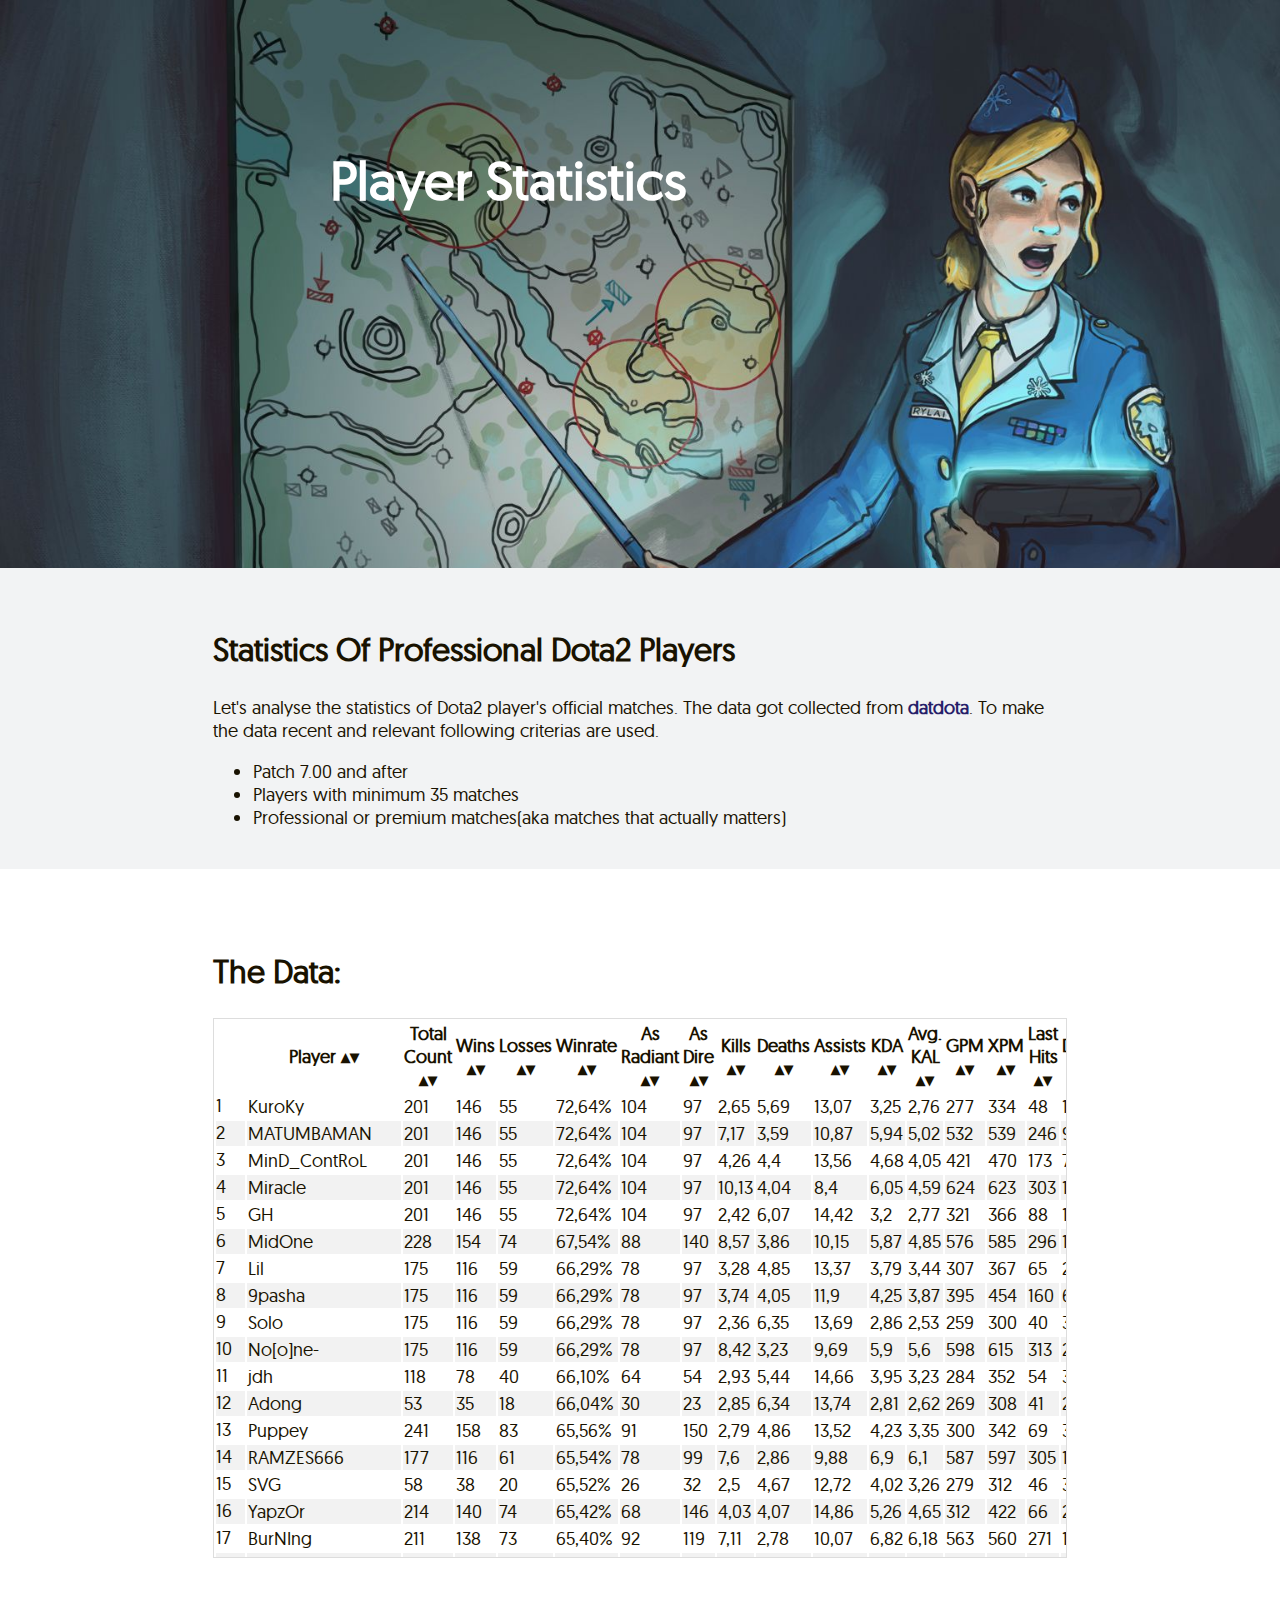
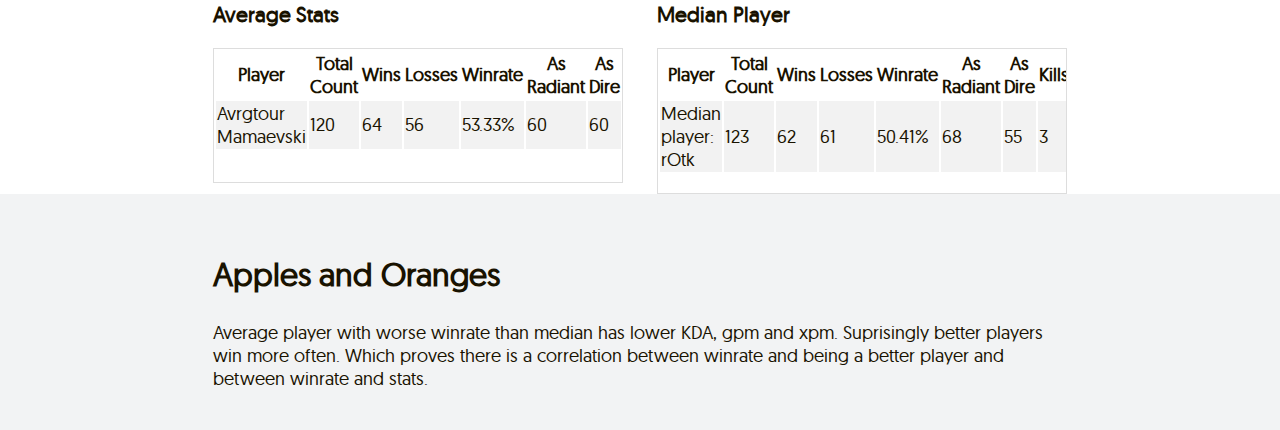
<file: index.html>
<!DOCTYPE html>

<html lang="en">
<head>
	<title>Player Statistics</title>
	<meta charset="UTF-8" />
	<link rel="stylesheet" type="text/css" href="webfiles/stylesheet.css" />
	<link href = "webfiles/icon.png" rel="icon" type="image/png">
	<script src="webfiles/sorttable.js"></script>
</head>
<body>
	<div class="banner">
		<h1>Player Statistics</h1>
	</div>

	<section class="content">
		<h2>Statistics Of Professional Dota2 Players</h2>
		<p>Let's analyse the statistics of Dota2 player's official matches. The data got collected from <a href="https://www.datdota.com/" target="_blank">datdota</a>. To make the data recent and relevant following criterias are used.
		</p>
		<ul>
			<li>Patch 7.00 and after</li>
			<li>Players with minimum 35 matches</li>
			<li>Professional or premium matches(aka matches that actually matters)</li>
		</ul>
	</section>
	<section class="c2">
		<h2>The Data: </h2>
		<div class="grid">
			<table class="sortable">
				<tr>
					<th>Player</th>
					<th>Total Count</th>
					<th>Wins</th>
					<th>Losses</th>
					<th>Winrate</th>
					<th>As Radiant</th>
					<th>As Dire</th>
					<th>Kills</th>
					<th>Deaths</th>
					<th>Assists</th>
					<th>KDA</th>
					<th>Avg. KAL</th>
					<th>GPM</th>
					<th>XPM</th>
					<th>Last Hits</th>
					<th>Denies</th>
					<th>LVL</th>
					<th>HD</th>
					<th>TD</th>
					<th>HH</th>
					<th>GS</th>
				</tr>
				<tr>
					<td>KuroKy</td>
					<td>201</td>
					<td>146</td>
					<td>55</td>
					<td>72,64%</td>
					<td>104</td>
					<td>97</td>
					<td>2,65</td>
					<td>5,69</td>
					<td>13,07</td>
					<td>3,25</td>
					<td>2,76</td>
					<td>277</td>
					<td>334</td>
					<td>48</td>
					<td>1</td>
					<td>16</td>
					<td>7574</td>
					<td>338</td>
					<td>1410</td>
					<td>8762</td>
				</tr>
				<tr>
					<td>MATUMBAMAN</td>
					<td>201</td>
					<td>146</td>
					<td>55</td>
					<td>72,64%</td>
					<td>104</td>
					<td>97</td>
					<td>7,17</td>
					<td>3,59</td>
					<td>10,87</td>
					<td>5,94</td>
					<td>5,02</td>
					<td>532</td>
					<td>539</td>
					<td>246</td>
					<td>9</td>
					<td>21</td>
					<td>21645</td>
					<td>4869</td>
					<td>2175</td>
					<td>18043</td>
				</tr>
				<tr>
					<td>MinD_ContRoL</td>
					<td>201</td>
					<td>146</td>
					<td>55</td>
					<td>72,64%</td>
					<td>104</td>
					<td>97</td>
					<td>4,26</td>
					<td>4,4</td>
					<td>13,56</td>
					<td>4,68</td>
					<td>4,05</td>
					<td>421</td>
					<td>470</td>
					<td>173</td>
					<td>7</td>
					<td>20</td>
					<td>15228</td>
					<td>1757</td>
					<td>1188</td>
					<td>14103</td>
				</tr>
				<tr>
					<td>Miracle</td>
					<td>201</td>
					<td>146</td>
					<td>55</td>
					<td>72,64%</td>
					<td>104</td>
					<td>97</td>
					<td>10,13</td>
					<td>4,04</td>
					<td>8,4</td>
					<td>6,05</td>
					<td>4,59</td>
					<td>624</td>
					<td>623</td>
					<td>303</td>
					<td>19</td>
					<td>22</td>
					<td>24398</td>
					<td>4378</td>
					<td>253</td>
					<td>21910</td>
				</tr>
				<tr>
					<td>GH</td>
					<td>201</td>
					<td>146</td>
					<td>55</td>
					<td>72,64%</td>
					<td>104</td>
					<td>97</td>
					<td>2,42</td>
					<td>6,07</td>
					<td>14,42</td>
					<td>3,2</td>
					<td>2,77</td>
					<td>321</td>
					<td>366</td>
					<td>88</td>
					<td>1</td>
					<td>17</td>
					<td>11252</td>
					<td>370</td>
					<td>2119</td>
					<td>10132</td>
				</tr>
				<tr>
					<td>MidOne</td>
					<td>228</td>
					<td>154</td>
					<td>74</td>
					<td>67,54%</td>
					<td>88</td>
					<td>140</td>
					<td>8,57</td>
					<td>3,86</td>
					<td>10,15</td>
					<td>5,87</td>
					<td>4,85</td>
					<td>576</td>
					<td>585</td>
					<td>296</td>
					<td>13</td>
					<td>22</td>
					<td>24280</td>
					<td>3577</td>
					<td>195</td>
					<td>19791</td>
				</tr>
				<tr>
					<td>Lil</td>
					<td>175</td>
					<td>116</td>
					<td>59</td>
					<td>66,29%</td>
					<td>78</td>
					<td>97</td>
					<td>3,28</td>
					<td>4,85</td>
					<td>13,37</td>
					<td>3,79</td>
					<td>3,44</td>
					<td>307</td>
					<td>367</td>
					<td>65</td>
					<td>2</td>
					<td>17</td>
					<td>8540</td>
					<td>531</td>
					<td>1616</td>
					<td>10324</td>
				</tr>
				<tr>
					<td>9pasha</td>
					<td>175</td>
					<td>116</td>
					<td>59</td>
					<td>66,29%</td>
					<td>78</td>
					<td>97</td>
					<td>3,74</td>
					<td>4,05</td>
					<td>11,9</td>
					<td>4,25</td>
					<td>3,87</td>
					<td>395</td>
					<td>454</td>
					<td>160</td>
					<td>6</td>
					<td>19</td>
					<td>11978</td>
					<td>1044</td>
					<td>1261</td>
					<td>13503</td>
				</tr>
				<tr>
					<td>Solo</td>
					<td>175</td>
					<td>116</td>
					<td>59</td>
					<td>66,29%</td>
					<td>78</td>
					<td>97</td>
					<td>2,36</td>
					<td>6,35</td>
					<td>13,69</td>
					<td>2,86</td>
					<td>2,53</td>
					<td>259</td>
					<td>300</td>
					<td>40</td>
					<td>3</td>
					<td>15</td>
					<td>7661</td>
					<td>454</td>
					<td>1696</td>
					<td>8998</td>
				</tr>
				<tr>
					<td>No[o]ne-</td>
					<td>175</td>
					<td>116</td>
					<td>59</td>
					<td>66,29%</td>
					<td>78</td>
					<td>97</td>
					<td>8,42</td>
					<td>3,23</td>
					<td>9,69</td>
					<td>5,9</td>
					<td>5,6</td>
					<td>598</td>
					<td>615</td>
					<td>313</td>
					<td>20</td>
					<td>22</td>
					<td>23456</td>
					<td>4521</td>
					<td>284</td>
					<td>20597</td>
				</tr>
				<tr>
					<td>jdh</td>
					<td>118</td>
					<td>78</td>
					<td>40</td>
					<td>66,10%</td>
					<td>64</td>
					<td>54</td>
					<td>2,93</td>
					<td>5,44</td>
					<td>14,66</td>
					<td>3,95</td>
					<td>3,23</td>
					<td>284</td>
					<td>352</td>
					<td>54</td>
					<td>3</td>
					<td>16</td>
					<td>8788</td>
					<td>625</td>
					<td>2451</td>
					<td>8873</td>
				</tr>
				<tr>
					<td>Adong </td>
					<td>53</td>
					<td>35</td>
					<td>18</td>
					<td>66,04%</td>
					<td>30</td>
					<td>23</td>
					<td>2,85</td>
					<td>6,34</td>
					<td>13,74</td>
					<td>2,81</td>
					<td>2,62</td>
					<td>269</td>
					<td>308</td>
					<td>41</td>
					<td>2</td>
					<td>16</td>
					<td>7551</td>
					<td>380</td>
					<td>736</td>
					<td>8551</td>
				</tr>
				<tr>
					<td>Puppey</td>
					<td>241</td>
					<td>158</td>
					<td>83</td>
					<td>65,56%</td>
					<td>91</td>
					<td>150</td>
					<td>2,79</td>
					<td>4,86</td>
					<td>13,52</td>
					<td>4,23</td>
					<td>3,35</td>
					<td>300</td>
					<td>342</td>
					<td>69</td>
					<td>3</td>
					<td>17</td>
					<td>8019</td>
					<td>325</td>
					<td>1227</td>
					<td>9646</td>
				</tr>
				<tr>
					<td>RAMZES666</td>
					<td>177</td>
					<td>116</td>
					<td>61</td>
					<td>65,54%</td>
					<td>78</td>
					<td>99</td>
					<td>7,6</td>
					<td>2,86</td>
					<td>9,88</td>
					<td>6,9</td>
					<td>6,1</td>
					<td>587</td>
					<td>597</td>
					<td>305</td>
					<td>16</td>
					<td>22</td>
					<td>19306</td>
					<td>4543</td>
					<td>813</td>
					<td>20382</td>
				</tr>
				<tr>
					<td>SVG</td>
					<td>58</td>
					<td>38</td>
					<td>20</td>
					<td>65,52%</td>
					<td>26</td>
					<td>32</td>
					<td>2,5</td>
					<td>4,67</td>
					<td>12,72</td>
					<td>4,02</td>
					<td>3,26</td>
					<td>279</td>
					<td>312</td>
					<td>46</td>
					<td>3</td>
					<td>16</td>
					<td>8375</td>
					<td>311</td>
					<td>1451</td>
					<td>8926</td>
				</tr>
				<tr>
					<td>YapzOr</td>
					<td>214</td>
					<td>140</td>
					<td>74</td>
					<td>65,42%</td>
					<td>68</td>
					<td>146</td>
					<td>4,03</td>
					<td>4,07</td>
					<td>14,86</td>
					<td>5,26</td>
					<td>4,65</td>
					<td>312</td>
					<td>422</td>
					<td>66</td>
					<td>2</td>
					<td>19</td>
					<td>12799</td>
					<td>171</td>
					<td>527</td>
					<td>10814</td>
				</tr>
				<tr>
					<td>BurNIng</td>
					<td>211</td>
					<td>138</td>
					<td>73</td>
					<td>65,40%</td>
					<td>92</td>
					<td>119</td>
					<td>7,11</td>
					<td>2,78</td>
					<td>10,07</td>
					<td>6,82</td>
					<td>6,18</td>
					<td>563</td>
					<td>560</td>
					<td>271</td>
					<td>17</td>
					<td>21</td>
					<td>18404</td>
					<td>5483</td>
					<td>1057</td>
					<td>19400</td>
				</tr>
				<tr>
					<td>Guvara</td>
					<td>104</td>
					<td>68</td>
					<td>36</td>
					<td>65,38%</td>
					<td>43</td>
					<td>61</td>
					<td>4,57</td>
					<td>3,96</td>
					<td>12,74</td>
					<td>4,98</td>
					<td>4,37</td>
					<td>404</td>
					<td>473</td>
					<td>146</td>
					<td>6</td>
					<td>19</td>
					<td>12007</td>
					<td>883</td>
					<td>630</td>
					<td>13133</td>
				</tr>
				<tr>
					<td>XXSJ</td>
					<td>78</td>
					<td>50</td>
					<td>28</td>
					<td>64,10%</td>
					<td>59</td>
					<td>19</td>
					<td>2,49</td>
					<td>5,77</td>
					<td>12,54</td>
					<td>3,06</td>
					<td>2,6</td>
					<td>263</td>
					<td>302</td>
					<td>54</td>
					<td>2</td>
					<td>15</td>
					<td>8270</td>
					<td>1023</td>
					<td>993</td>
					<td>8358</td>
				</tr>
				<tr>
					<td>Fear</td>
					<td>44</td>
					<td>28</td>
					<td>16</td>
					<td>63,64%</td>
					<td>20</td>
					<td>24</td>
					<td>2,7</td>
					<td>4,14</td>
					<td>12,48</td>
					<td>3,97</td>
					<td>3,67</td>
					<td>255</td>
					<td>336</td>
					<td>52</td>
					<td>3</td>
					<td>16</td>
					<td>7764</td>
					<td>370</td>
					<td>93</td>
					<td>8653</td>
				</tr>
				<tr>
					<td>ddc</td>
					<td>256</td>
					<td>161</td>
					<td>95</td>
					<td>62,89%</td>
					<td>128</td>
					<td>128</td>
					<td>3,03</td>
					<td>3,95</td>
					<td>13,62</td>
					<td>4,75</td>
					<td>4,22</td>
					<td>260</td>
					<td>325</td>
					<td>39</td>
					<td>3</td>
					<td>16</td>
					<td>7310</td>
					<td>395</td>
					<td>1983</td>
					<td>8299</td>
				</tr>
				<tr>
					<td>JiaJia</td>
					<td>99</td>
					<td>62</td>
					<td>37</td>
					<td>62,63%</td>
					<td>55</td>
					<td>44</td>
					<td>7,29</td>
					<td>3,77</td>
					<td>8,61</td>
					<td>4,85</td>
					<td>4,22</td>
					<td>609</td>
					<td>597</td>
					<td>301</td>
					<td>17</td>
					<td>21</td>
					<td>19801</td>
					<td>4865</td>
					<td>221</td>
					<td>19751</td>
				</tr>
				<tr>
					<td>XiaoXiaoSala</td>
					<td>99</td>
					<td>62</td>
					<td>37</td>
					<td>62,63%</td>
					<td>55</td>
					<td>44</td>
					<td>3,28</td>
					<td>5,69</td>
					<td>13,42</td>
					<td>3,18</td>
					<td>2,94</td>
					<td>281</td>
					<td>353</td>
					<td>47</td>
					<td>6</td>
					<td>16</td>
					<td>8893</td>
					<td>416</td>
					<td>1425</td>
					<td>8550</td>
				</tr>
				<tr>
					<td>Maomao</td>
					<td>99</td>
					<td>62</td>
					<td>37</td>
					<td>62,63%</td>
					<td>55</td>
					<td>44</td>
					<td>7,95</td>
					<td>3,77</td>
					<td>9,31</td>
					<td>5,29</td>
					<td>4,58</td>
					<td>522</td>
					<td>564</td>
					<td>245</td>
					<td>11</td>
					<td>21</td>
					<td>21855</td>
					<td>2529</td>
					<td>559</td>
					<td>16731</td>
				</tr>
				<tr>
					<td>Zhezhi zhezhi</td>
					<td>56</td>
					<td>35</td>
					<td>21</td>
					<td>62,50%</td>
					<td>30</td>
					<td>26</td>
					<td>3,3</td>
					<td>5,29</td>
					<td>12,91</td>
					<td>3,35</td>
					<td>3,07</td>
					<td>272</td>
					<td>340</td>
					<td>38</td>
					<td>2</td>
					<td>16</td>
					<td>7631</td>
					<td>140</td>
					<td>1456</td>
					<td>8160</td>
				</tr>
				<tr>
					<td>yChen-</td>
					<td>109</td>
					<td>68</td>
					<td>41</td>
					<td>62,39%</td>
					<td>66</td>
					<td>43</td>
					<td>7,38</td>
					<td>4,29</td>
					<td>9,99</td>
					<td>4,33</td>
					<td>4,04</td>
					<td>532</td>
					<td>592</td>
					<td>253</td>
					<td>14</td>
					<td>21</td>
					<td>20868</td>
					<td>2274</td>
					<td>523</td>
					<td>17956</td>
				</tr>
				<tr>
					<td>Arteezy</td>
					<td>151</td>
					<td>94</td>
					<td>57</td>
					<td>62,25%</td>
					<td>82</td>
					<td>69</td>
					<td>7,03</td>
					<td>3,48</td>
					<td>10,17</td>
					<td>5,87</td>
					<td>4,95</td>
					<td>562</td>
					<td>568</td>
					<td>305</td>
					<td>15</td>
					<td>21</td>
					<td>21404</td>
					<td>4697</td>
					<td>1713</td>
					<td>19697</td>
				</tr>
				<tr>
					<td>SumaiL</td>
					<td>156</td>
					<td>97</td>
					<td>59</td>
					<td>62,18%</td>
					<td>83</td>
					<td>73</td>
					<td>8,65</td>
					<td>4,01</td>
					<td>9,79</td>
					<td>5,59</td>
					<td>4,6</td>
					<td>590</td>
					<td>593</td>
					<td>329</td>
					<td>19</td>
					<td>22</td>
					<td>25007</td>
					<td>2318</td>
					<td>376</td>
					<td>22020</td>
				</tr>
				<tr>
					<td>Cr1t-</td>
					<td>156</td>
					<td>97</td>
					<td>59</td>
					<td>62,18%</td>
					<td>83</td>
					<td>73</td>
					<td>2,55</td>
					<td>5,35</td>
					<td>13,76</td>
					<td>3,65</td>
					<td>3,05</td>
					<td>267</td>
					<td>335</td>
					<td>50</td>
					<td>2</td>
					<td>17</td>
					<td>8543</td>
					<td>383</td>
					<td>1662</td>
					<td>8974</td>
				</tr>
				<tr>
					<td>Universe</td>
					<td>156</td>
					<td>97</td>
					<td>59</td>
					<td>62,18%</td>
					<td>83</td>
					<td>73</td>
					<td>4,2</td>
					<td>3,22</td>
					<td>12,41</td>
					<td>5,51</td>
					<td>5,16</td>
					<td>395</td>
					<td>454</td>
					<td>174</td>
					<td>6</td>
					<td>20</td>
					<td>13763</td>
					<td>1834</td>
					<td>854</td>
					<td>13483</td>
				</tr>
				<tr>
					<td>Op</td>
					<td>248</td>
					<td>154</td>
					<td>94</td>
					<td>62,10%</td>
					<td>116</td>
					<td>132</td>
					<td>6,76</td>
					<td>4,12</td>
					<td>10,15</td>
					<td>4,69</td>
					<td>4,1</td>
					<td>557</td>
					<td>578</td>
					<td>292</td>
					<td>14</td>
					<td>22</td>
					<td>21091</td>
					<td>3209</td>
					<td>797</td>
					<td>18908</td>
				</tr>
				<tr>
					<td>Boboka.Rr</td>
					<td>248</td>
					<td>154</td>
					<td>94</td>
					<td>62,10%</td>
					<td>116</td>
					<td>132</td>
					<td>3,71</td>
					<td>5,21</td>
					<td>13,42</td>
					<td>3,62</td>
					<td>3,29</td>
					<td>301</td>
					<td>374</td>
					<td>64</td>
					<td>3</td>
					<td>18</td>
					<td>9527</td>
					<td>394</td>
					<td>808</td>
					<td>10480</td>
				</tr>
				<tr>
					<td>Q</td>
					<td>248</td>
					<td>154</td>
					<td>94</td>
					<td>62,10%</td>
					<td>116</td>
					<td>132</td>
					<td>2,76</td>
					<td>5,35</td>
					<td>13,67</td>
					<td>3,58</td>
					<td>3,07</td>
					<td>292</td>
					<td>361</td>
					<td>65</td>
					<td>3</td>
					<td>17</td>
					<td>8531</td>
					<td>560</td>
					<td>1953</td>
					<td>9798</td>
				</tr>
				<tr>
					<td>Xxs</td>
					<td>248</td>
					<td>154</td>
					<td>94</td>
					<td>62,10%</td>
					<td>116</td>
					<td>132</td>
					<td>3,94</td>
					<td>4,06</td>
					<td>11,8</td>
					<td>4,49</td>
					<td>3,87</td>
					<td>411</td>
					<td>468</td>
					<td>174</td>
					<td>5</td>
					<td>20</td>
					<td>12272</td>
					<td>929</td>
					<td>501</td>
					<td>14262</td>
				</tr>
				<tr>
					<td>kaidou</td>
					<td>87</td>
					<td>54</td>
					<td>33</td>
					<td>62,07%</td>
					<td>49</td>
					<td>38</td>
					<td>4,2</td>
					<td>5,39</td>
					<td>12,85</td>
					<td>3,79</td>
					<td>3,16</td>
					<td>404</td>
					<td>460</td>
					<td>159</td>
					<td>5</td>
					<td>19</td>
					<td>15510</td>
					<td>921</td>
					<td>677</td>
					<td>12550</td>
				</tr>
				<tr>
					<td>FATA-</td>
					<td>181</td>
					<td>112</td>
					<td>69</td>
					<td>61,88%</td>
					<td>85</td>
					<td>96</td>
					<td>7,08</td>
					<td>4,06</td>
					<td>10,54</td>
					<td>4,97</td>
					<td>4,34</td>
					<td>538</td>
					<td>563</td>
					<td>294</td>
					<td>10</td>
					<td>22</td>
					<td>23133</td>
					<td>2914</td>
					<td>517</td>
					<td>19386</td>
				</tr>
				<tr>
					<td>ah fu</td>
					<td>260</td>
					<td>160</td>
					<td>100</td>
					<td>61,54%</td>
					<td>118</td>
					<td>142</td>
					<td>2,57</td>
					<td>5,23</td>
					<td>14,04</td>
					<td>3,67</td>
					<td>3,17</td>
					<td>270</td>
					<td>336</td>
					<td>44</td>
					<td>2</td>
					<td>16</td>
					<td>8148</td>
					<td>328</td>
					<td>481</td>
					<td>8832</td>
				</tr>
				<tr>
					<td>Aui_2000</td>
					<td>143</td>
					<td>88</td>
					<td>55</td>
					<td>61,54%</td>
					<td>81</td>
					<td>62</td>
					<td>5,01</td>
					<td>3,23</td>
					<td>10,82</td>
					<td>5,54</td>
					<td>4,9</td>
					<td>408</td>
					<td>436</td>
					<td>161</td>
					<td>8</td>
					<td>19</td>
					<td>13404</td>
					<td>2244</td>
					<td>722</td>
					<td>14287</td>
				</tr>
				<tr>
					<td>ryOyr</td>
					<td>119</td>
					<td>73</td>
					<td>46</td>
					<td>61,34%</td>
					<td>74</td>
					<td>45</td>
					<td>2,44</td>
					<td>5,1</td>
					<td>13,45</td>
					<td>3,84</td>
					<td>3,11</td>
					<td>291</td>
					<td>328</td>
					<td>59</td>
					<td>2</td>
					<td>17</td>
					<td>7557</td>
					<td>375</td>
					<td>2423</td>
					<td>10184</td>
				</tr>
				<tr>
					<td>zai</td>
					<td>191</td>
					<td>117</td>
					<td>74</td>
					<td>61,26%</td>
					<td>101</td>
					<td>90</td>
					<td>3,7</td>
					<td>5,03</td>
					<td>13,17</td>
					<td>3,96</td>
					<td>3,36</td>
					<td>339</td>
					<td>398</td>
					<td>119</td>
					<td>3</td>
					<td>18</td>
					<td>11594</td>
					<td>921</td>
					<td>1202</td>
					<td>11716</td>
				</tr>
				<tr>
					<td>old LaNm</td>
					<td>178</td>
					<td>109</td>
					<td>69</td>
					<td>61,24%</td>
					<td>127</td>
					<td>51</td>
					<td>3,09</td>
					<td>5,89</td>
					<td>15,29</td>
					<td>3,38</td>
					<td>3,12</td>
					<td>285</td>
					<td>386</td>
					<td>64</td>
					<td>3</td>
					<td>17</td>
					<td>9134</td>
					<td>491</td>
					<td>624</td>
					<td>9365</td>
				</tr>
				<tr>
					<td>NaNa</td>
					<td>206</td>
					<td>126</td>
					<td>80</td>
					<td>61,17%</td>
					<td>112</td>
					<td>94</td>
					<td>8,28</td>
					<td>4,25</td>
					<td>9,24</td>
					<td>4,92</td>
					<td>4,12</td>
					<td>576</td>
					<td>584</td>
					<td>269</td>
					<td>15</td>
					<td>22</td>
					<td>22209</td>
					<td>3141</td>
					<td>388</td>
					<td>19323</td>
				</tr>
				<tr>
					<td>897</td>
					<td>121</td>
					<td>74</td>
					<td>47</td>
					<td>61,16%</td>
					<td>78</td>
					<td>43</td>
					<td>8,28</td>
					<td>4,35</td>
					<td>9,94</td>
					<td>4,84</td>
					<td>4,19</td>
					<td>615</td>
					<td>639</td>
					<td>294</td>
					<td>21</td>
					<td>22</td>
					<td>23450</td>
					<td>3847</td>
					<td>401</td>
					<td>20136</td>
				</tr>
				<tr>
					<td>prettyhaw</td>
					<td>121</td>
					<td>74</td>
					<td>47</td>
					<td>61,16%</td>
					<td>78</td>
					<td>43</td>
					<td>3,74</td>
					<td>6,07</td>
					<td>13,49</td>
					<td>3,34</td>
					<td>2,84</td>
					<td>286</td>
					<td>347</td>
					<td>46</td>
					<td>2</td>
					<td>16</td>
					<td>8854</td>
					<td>805</td>
					<td>1074</td>
					<td>8739</td>
				</tr>
				<tr>
					<td>XinQ</td>
					<td>121</td>
					<td>74</td>
					<td>47</td>
					<td>61,16%</td>
					<td>78</td>
					<td>43</td>
					<td>6,15</td>
					<td>4,45</td>
					<td>11,78</td>
					<td>5,02</td>
					<td>4,02</td>
					<td>475</td>
					<td>519</td>
					<td>193</td>
					<td>10</td>
					<td>20</td>
					<td>16598</td>
					<td>2089</td>
					<td>255</td>
					<td>16266</td>
				</tr>
				<tr>
					<td>huuhk</td>
					<td>121</td>
					<td>74</td>
					<td>47</td>
					<td>61,16%</td>
					<td>78</td>
					<td>43</td>
					<td>3,5</td>
					<td>6,73</td>
					<td>14,79</td>
					<td>3,1</td>
					<td>2,72</td>
					<td>307</td>
					<td>364</td>
					<td>63</td>
					<td>3</td>
					<td>17</td>
					<td>10334</td>
					<td>310</td>
					<td>424</td>
					<td>9545</td>
				</tr>
				<tr>
					<td>Ace</td>
					<td>180</td>
					<td>110</td>
					<td>70</td>
					<td>61,11%</td>
					<td>55</td>
					<td>125</td>
					<td>7,15</td>
					<td>3,69</td>
					<td>9,89</td>
					<td>5,48</td>
					<td>4,61</td>
					<td>582</td>
					<td>590</td>
					<td>310</td>
					<td>12</td>
					<td>22</td>
					<td>21528</td>
					<td>4569</td>
					<td>750</td>
					<td>19761</td>
				</tr>
				<tr>
					<td>JoHnNy</td>
					<td>41</td>
					<td>25</td>
					<td>16</td>
					<td>60,98%</td>
					<td>19</td>
					<td>22</td>
					<td>3,98</td>
					<td>5,15</td>
					<td>14,59</td>
					<td>3,64</td>
					<td>3,61</td>
					<td>302</td>
					<td>386</td>
					<td>74</td>
					<td>4</td>
					<td>18</td>
					<td>9861</td>
					<td>406</td>
					<td>1655</td>
					<td>10402</td>
				</tr>
				<tr>
					<td>CCnC</td>
					<td>128</td>
					<td>78</td>
					<td>50</td>
					<td>60,94%</td>
					<td>55</td>
					<td>73</td>
					<td>7,21</td>
					<td>4,06</td>
					<td>9,18</td>
					<td>4,71</td>
					<td>4,03</td>
					<td>525</td>
					<td>564</td>
					<td>278</td>
					<td>14</td>
					<td>21</td>
					<td>20344</td>
					<td>3543</td>
					<td>279</td>
					<td>17576</td>
				</tr>
				<tr>
					<td>Ben</td>
					<td>46</td>
					<td>28</td>
					<td>18</td>
					<td>60,87%</td>
					<td>24</td>
					<td>22</td>
					<td>3,7</td>
					<td>5,37</td>
					<td>10,24</td>
					<td>2,99</td>
					<td>2,6</td>
					<td>406</td>
					<td>433</td>
					<td>150</td>
					<td>6</td>
					<td>19</td>
					<td>11689</td>
					<td>507</td>
					<td>701</td>
					<td>12324</td>
				</tr>
				<tr>
					<td>1437</td>
					<td>175</td>
					<td>106</td>
					<td>69</td>
					<td>60,57%</td>
					<td>71</td>
					<td>104</td>
					<td>3,01</td>
					<td>5,38</td>
					<td>12,63</td>
					<td>3,31</td>
					<td>2,91</td>
					<td>311</td>
					<td>364</td>
					<td>90</td>
					<td>2</td>
					<td>18</td>
					<td>8467</td>
					<td>936</td>
					<td>1558</td>
					<td>10713</td>
				</tr>
				<tr>
					<td>n0tail</td>
					<td>187</td>
					<td>113</td>
					<td>74</td>
					<td>60,43%</td>
					<td>108</td>
					<td>79</td>
					<td>5,91</td>
					<td>4,89</td>
					<td>11,96</td>
					<td>4,55</td>
					<td>3,65</td>
					<td>515</td>
					<td>508</td>
					<td>270</td>
					<td>11</td>
					<td>21</td>
					<td>21357</td>
					<td>3443</td>
					<td>525</td>
					<td>18865</td>
				</tr>
				<tr>
					<td>s4</td>
					<td>187</td>
					<td>113</td>
					<td>74</td>
					<td>60,43%</td>
					<td>108</td>
					<td>79</td>
					<td>4,76</td>
					<td>4,97</td>
					<td>12,86</td>
					<td>4,15</td>
					<td>3,54</td>
					<td>379</td>
					<td>456</td>
					<td>158</td>
					<td>9</td>
					<td>20</td>
					<td>15109</td>
					<td>1271</td>
					<td>548</td>
					<td>13048</td>
				</tr>
				<tr>
					<td>343</td>
					<td>83</td>
					<td>50</td>
					<td>33</td>
					<td>60,24%</td>
					<td>38</td>
					<td>45</td>
					<td>2,55</td>
					<td>5,17</td>
					<td>13,59</td>
					<td>3,73</td>
					<td>3,12</td>
					<td>285</td>
					<td>346</td>
					<td>59</td>
					<td>2</td>
					<td>17</td>
					<td>8070</td>
					<td>191</td>
					<td>1262</td>
					<td>10040</td>
				</tr>
				<tr>
					<td>Fly</td>
					<td>181</td>
					<td>109</td>
					<td>72</td>
					<td>60,22%</td>
					<td>106</td>
					<td>75</td>
					<td>3,37</td>
					<td>5,46</td>
					<td>13,9</td>
					<td>3,93</td>
					<td>3,16</td>
					<td>293</td>
					<td>360</td>
					<td>68</td>
					<td>3</td>
					<td>18</td>
					<td>9522</td>
					<td>545</td>
					<td>2421</td>
					<td>10153</td>
				</tr>
				<tr>
					<td>JerAx</td>
					<td>188</td>
					<td>113</td>
					<td>75</td>
					<td>60,11%</td>
					<td>108</td>
					<td>80</td>
					<td>3,11</td>
					<td>5,69</td>
					<td>14,44</td>
					<td>3,5</td>
					<td>3,09</td>
					<td>294</td>
					<td>368</td>
					<td>68</td>
					<td>2</td>
					<td>18</td>
					<td>10357</td>
					<td>293</td>
					<td>669</td>
					<td>10485</td>
				</tr>
				<tr>
					<td>Ori</td>
					<td>235</td>
					<td>141</td>
					<td>94</td>
					<td>60,00%</td>
					<td>182</td>
					<td>53</td>
					<td>8,49</td>
					<td>3,21</td>
					<td>9,79</td>
					<td>6,13</td>
					<td>5,69</td>
					<td>544</td>
					<td>583</td>
					<td>268</td>
					<td>13</td>
					<td>22</td>
					<td>21675</td>
					<td>3052</td>
					<td>304</td>
					<td>18348</td>
				</tr>
				<tr>
					<td>Raven</td>
					<td>225</td>
					<td>135</td>
					<td>90</td>
					<td>60,00%</td>
					<td>116</td>
					<td>109</td>
					<td>7,98</td>
					<td>2,92</td>
					<td>9,81</td>
					<td>6,59</td>
					<td>6,09</td>
					<td>583</td>
					<td>556</td>
					<td>313</td>
					<td>9</td>
					<td>22</td>
					<td>21813</td>
					<td>5663</td>
					<td>772</td>
					<td>21015</td>
				</tr>
				<tr>
					<td>Kuku</td>
					<td>225</td>
					<td>135</td>
					<td>90</td>
					<td>60,00%</td>
					<td>116</td>
					<td>109</td>
					<td>8,61</td>
					<td>4,74</td>
					<td>9,52</td>
					<td>4,59</td>
					<td>3,82</td>
					<td>578</td>
					<td>588</td>
					<td>305</td>
					<td>15</td>
					<td>22</td>
					<td>25107</td>
					<td>2960</td>
					<td>411</td>
					<td>20810</td>
				</tr>
				<tr>
					<td>Sam H</td>
					<td>225</td>
					<td>135</td>
					<td>90</td>
					<td>60,00%</td>
					<td>116</td>
					<td>109</td>
					<td>3,52</td>
					<td>5,19</td>
					<td>13,11</td>
					<td>3,71</td>
					<td>3,2</td>
					<td>376</td>
					<td>435</td>
					<td>140</td>
					<td>6</td>
					<td>19</td>
					<td>12798</td>
					<td>728</td>
					<td>840</td>
					<td>12977</td>
				</tr>
				<tr>
					<td>TIMS</td>
					<td>225</td>
					<td>135</td>
					<td>90</td>
					<td>60,00%</td>
					<td>116</td>
					<td>109</td>
					<td>2,81</td>
					<td>5,73</td>
					<td>14,32</td>
					<td>3,46</td>
					<td>2,99</td>
					<td>294</td>
					<td>382</td>
					<td>61</td>
					<td>1</td>
					<td>18</td>
					<td>9220</td>
					<td>292</td>
					<td>1216</td>
					<td>10349</td>
				</tr>
				<tr>
					<td>old eLeVeN</td>
					<td>256</td>
					<td>153</td>
					<td>103</td>
					<td>59,77%</td>
					<td>149</td>
					<td>107</td>
					<td>4,37</td>
					<td>5,79</td>
					<td>12,02</td>
					<td>3,42</td>
					<td>2,83</td>
					<td>414</td>
					<td>501</td>
					<td>177</td>
					<td>8</td>
					<td>20</td>
					<td>13603</td>
					<td>1118</td>
					<td>561</td>
					<td>13311</td>
				</tr>
				<tr>
					<td>SuN</td>
					<td>77</td>
					<td>46</td>
					<td>31</td>
					<td>59,74%</td>
					<td>42</td>
					<td>35</td>
					<td>4,53</td>
					<td>4,91</td>
					<td>11,01</td>
					<td>3,76</td>
					<td>3,17</td>
					<td>421</td>
					<td>445</td>
					<td>158</td>
					<td>13</td>
					<td>18</td>
					<td>13759</td>
					<td>2096</td>
					<td>589</td>
					<td>13512</td>
				</tr>
				<tr>
					<td>Ame</td>
					<td>235</td>
					<td>140</td>
					<td>95</td>
					<td>59,57%</td>
					<td>98</td>
					<td>137</td>
					<td>6,94</td>
					<td>3,47</td>
					<td>9,32</td>
					<td>5,36</td>
					<td>4,68</td>
					<td>582</td>
					<td>593</td>
					<td>311</td>
					<td>14</td>
					<td>22</td>
					<td>20661</td>
					<td>4056</td>
					<td>244</td>
					<td>20508</td>
				</tr>
				<tr>
					<td>MP</td>
					<td>230</td>
					<td>137</td>
					<td>93</td>
					<td>59,57%</td>
					<td>95</td>
					<td>135</td>
					<td>6,67</td>
					<td>3,93</td>
					<td>10,06</td>
					<td>5,17</td>
					<td>4,26</td>
					<td>495</td>
					<td>517</td>
					<td>237</td>
					<td>13</td>
					<td>20</td>
					<td>18436</td>
					<td>3720</td>
					<td>924</td>
					<td>16705</td>
				</tr>
				<tr>
					<td>ana</td>
					<td>123</td>
					<td>73</td>
					<td>50</td>
					<td>59,35%</td>
					<td>67</td>
					<td>56</td>
					<td>8,81</td>
					<td>4,97</td>
					<td>9,9</td>
					<td>4,68</td>
					<td>3,77</td>
					<td>610</td>
					<td>590</td>
					<td>315</td>
					<td>9</td>
					<td>23</td>
					<td>24952</td>
					<td>3879</td>
					<td>304</td>
					<td>22245</td>
				</tr>
				<tr>
					<td>Feb</td>
					<td>91</td>
					<td>54</td>
					<td>37</td>
					<td>59,34%</td>
					<td>42</td>
					<td>49</td>
					<td>7,95</td>
					<td>4,56</td>
					<td>9,74</td>
					<td>4,63</td>
					<td>3,88</td>
					<td>570</td>
					<td>586</td>
					<td>296</td>
					<td>20</td>
					<td>22</td>
					<td>22098</td>
					<td>2600</td>
					<td>326</td>
					<td>20150</td>
				</tr>
				<tr>
					<td>Jabz</td>
					<td>226</td>
					<td>134</td>
					<td>92</td>
					<td>59,29%</td>
					<td>113</td>
					<td>113</td>
					<td>5,35</td>
					<td>4,75</td>
					<td>12,51</td>
					<td>4,38</td>
					<td>3,76</td>
					<td>414</td>
					<td>450</td>
					<td>151</td>
					<td>5</td>
					<td>19</td>
					<td>16304</td>
					<td>1242</td>
					<td>560</td>
					<td>14364</td>
				</tr>
				<tr>
					<td>iceiceice</td>
					<td>226</td>
					<td>134</td>
					<td>92</td>
					<td>59,29%</td>
					<td>113</td>
					<td>113</td>
					<td>4,64</td>
					<td>4,84</td>
					<td>11,6</td>
					<td>4,12</td>
					<td>3,35</td>
					<td>470</td>
					<td>520</td>
					<td>218</td>
					<td>9</td>
					<td>21</td>
					<td>17331</td>
					<td>1806</td>
					<td>675</td>
					<td>16487</td>
				</tr>
				<tr>
					<td>pieliedie</td>
					<td>216</td>
					<td>128</td>
					<td>88</td>
					<td>59,26%</td>
					<td>132</td>
					<td>84</td>
					<td>2,01</td>
					<td>5</td>
					<td>12,35</td>
					<td>3,46</td>
					<td>2,87</td>
					<td>266</td>
					<td>316</td>
					<td>58</td>
					<td>3</td>
					<td>16</td>
					<td>8272</td>
					<td>419</td>
					<td>2549</td>
					<td>9130</td>
				</tr>
				<tr>
					<td>MSS</td>
					<td>211</td>
					<td>125</td>
					<td>86</td>
					<td>59,24%</td>
					<td>123</td>
					<td>88</td>
					<td>5,1</td>
					<td>3,87</td>
					<td>11,93</td>
					<td>5,19</td>
					<td>4,4</td>
					<td>399</td>
					<td>451</td>
					<td>163</td>
					<td>8</td>
					<td>19</td>
					<td>14584</td>
					<td>1108</td>
					<td>552</td>
					<td>13620</td>
				</tr>
				<tr>
					<td>LuLu^^</td>
					<td>49</td>
					<td>29</td>
					<td>20</td>
					<td>59,18%</td>
					<td>19</td>
					<td>30</td>
					<td>6,86</td>
					<td>3,94</td>
					<td>8,94</td>
					<td>5,98</td>
					<td>4,01</td>
					<td>507</td>
					<td>551</td>
					<td>230</td>
					<td>21</td>
					<td>21</td>
					<td>17137</td>
					<td>3463</td>
					<td>340</td>
					<td>16410</td>
				</tr>
				<tr>
					<td>Patos</td>
					<td>117</td>
					<td>69</td>
					<td>48</td>
					<td>58,97%</td>
					<td>76</td>
					<td>41</td>
					<td>3,86</td>
					<td>5,47</td>
					<td>12,74</td>
					<td>3,7</td>
					<td>3,04</td>
					<td>397</td>
					<td>464</td>
					<td>162</td>
					<td>4</td>
					<td>20</td>
					<td>13279</td>
					<td>1151</td>
					<td>507</td>
					<td>13337</td>
				</tr>
				<tr>
					<td>Fonte</td>
					<td>112</td>
					<td>66</td>
					<td>46</td>
					<td>58,93%</td>
					<td>77</td>
					<td>35</td>
					<td>7,31</td>
					<td>2,82</td>
					<td>8,79</td>
					<td>6,96</td>
					<td>5,71</td>
					<td>569</td>
					<td>562</td>
					<td>265</td>
					<td>17</td>
					<td>21</td>
					<td>17777</td>
					<td>4254</td>
					<td>1283</td>
					<td>18150</td>
				</tr>
				<tr>
					<td>StiNGer</td>
					<td>56</td>
					<td>33</td>
					<td>23</td>
					<td>58,93%</td>
					<td>28</td>
					<td>28</td>
					<td>2,27</td>
					<td>5,45</td>
					<td>12,68</td>
					<td>3,46</td>
					<td>2,74</td>
					<td>315</td>
					<td>317</td>
					<td>47</td>
					<td>3</td>
					<td>15</td>
					<td>6467</td>
					<td>393</td>
					<td>1679</td>
					<td>8769</td>
				</tr>
				<tr>
					<td>Saksa</td>
					<td>145</td>
					<td>85</td>
					<td>60</td>
					<td>58,62%</td>
					<td>85</td>
					<td>60</td>
					<td>2,61</td>
					<td>5,63</td>
					<td>13,25</td>
					<td>3,5</td>
					<td>2,82</td>
					<td>301</td>
					<td>341</td>
					<td>72</td>
					<td>2</td>
					<td>17</td>
					<td>8650</td>
					<td>655</td>
					<td>1884</td>
					<td>10051</td>
				</tr>
				<tr>
					<td>Xz</td>
					<td>70</td>
					<td>41</td>
					<td>29</td>
					<td>58,57%</td>
					<td>37</td>
					<td>33</td>
					<td>2,44</td>
					<td>5,51</td>
					<td>13,24</td>
					<td>3,23</td>
					<td>2,84</td>
					<td>325</td>
					<td>369</td>
					<td>94</td>
					<td>3</td>
					<td>18</td>
					<td>8644</td>
					<td>730</td>
					<td>1208</td>
					<td>10937</td>
				</tr>
				<tr>
					<td>Faith</td>
					<td>272</td>
					<td>159</td>
					<td>113</td>
					<td>58,46%</td>
					<td>150</td>
					<td>122</td>
					<td>2,93</td>
					<td>5,67</td>
					<td>13,42</td>
					<td>3,29</td>
					<td>2,89</td>
					<td>277</td>
					<td>355</td>
					<td>63</td>
					<td>2</td>
					<td>17</td>
					<td>8156</td>
					<td>586</td>
					<td>1619</td>
					<td>9300</td>
				</tr>
				<tr>
					<td>Moogy</td>
					<td>272</td>
					<td>159</td>
					<td>113</td>
					<td>58,46%</td>
					<td>150</td>
					<td>122</td>
					<td>7,55</td>
					<td>3,42</td>
					<td>9,67</td>
					<td>5,85</td>
					<td>5,03</td>
					<td>535</td>
					<td>556</td>
					<td>282</td>
					<td>16</td>
					<td>22</td>
					<td>19124</td>
					<td>3727</td>
					<td>578</td>
					<td>19029</td>
				</tr>
				<tr>
					<td>Sccc</td>
					<td>272</td>
					<td>159</td>
					<td>113</td>
					<td>58,46%</td>
					<td>150</td>
					<td>122</td>
					<td>8,78</td>
					<td>3,64</td>
					<td>9,66</td>
					<td>5,71</td>
					<td>5,07</td>
					<td>613</td>
					<td>607</td>
					<td>346</td>
					<td>17</td>
					<td>22</td>
					<td>24476</td>
					<td>3890</td>
					<td>246</td>
					<td>21886</td>
				</tr>
				<tr>
					<td>kpii</td>
					<td>272</td>
					<td>159</td>
					<td>113</td>
					<td>58,46%</td>
					<td>150</td>
					<td>122</td>
					<td>3,14</td>
					<td>4,34</td>
					<td>11,91</td>
					<td>4,12</td>
					<td>3,47</td>
					<td>389</td>
					<td>462</td>
					<td>177</td>
					<td>8</td>
					<td>20</td>
					<td>12332</td>
					<td>922</td>
					<td>841</td>
					<td>13499</td>
				</tr>
				<tr>
					<td>kaka</td>
					<td>272</td>
					<td>159</td>
					<td>113</td>
					<td>58,46%</td>
					<td>150</td>
					<td>122</td>
					<td>2,84</td>
					<td>6,19</td>
					<td>14,11</td>
					<td>3,13</td>
					<td>2,74</td>
					<td>303</td>
					<td>387</td>
					<td>77</td>
					<td>2</td>
					<td>18</td>
					<td>9933</td>
					<td>216</td>
					<td>566</td>
					<td>10418</td>
				</tr>
				<tr>
					<td>EternaLEnVy</td>
					<td>209</td>
					<td>122</td>
					<td>87</td>
					<td>58,37%</td>
					<td>123</td>
					<td>86</td>
					<td>5,59</td>
					<td>3,51</td>
					<td>9,99</td>
					<td>5,59</td>
					<td>4,44</td>
					<td>537</td>
					<td>544</td>
					<td>296</td>
					<td>14</td>
					<td>21</td>
					<td>18860</td>
					<td>3219</td>
					<td>466</td>
					<td>19649</td>
				</tr>
				<tr>
					<td>Maybe</td>
					<td>276</td>
					<td>161</td>
					<td>115</td>
					<td>58,33%</td>
					<td>111</td>
					<td>165</td>
					<td>9,17</td>
					<td>4,38</td>
					<td>8,87</td>
					<td>5,05</td>
					<td>4,12</td>
					<td>566</td>
					<td>600</td>
					<td>293</td>
					<td>14</td>
					<td>22</td>
					<td>23062</td>
					<td>3373</td>
					<td>276</td>
					<td>19874</td>
				</tr>
				<tr>
					<td>MiSeRy</td>
					<td>211</td>
					<td>123</td>
					<td>88</td>
					<td>58,29%</td>
					<td>114</td>
					<td>97</td>
					<td>2,84</td>
					<td>5,6</td>
					<td>13</td>
					<td>3,22</td>
					<td>2,83</td>
					<td>304</td>
					<td>358</td>
					<td>71</td>
					<td>3</td>
					<td>17</td>
					<td>9298</td>
					<td>558</td>
					<td>435</td>
					<td>10257</td>
				</tr>
				<tr>
					<td>Yao</td>
					<td>261</td>
					<td>152</td>
					<td>109</td>
					<td>58,24%</td>
					<td>102</td>
					<td>159</td>
					<td>2,63</td>
					<td>5,97</td>
					<td>13,19</td>
					<td>3,22</td>
					<td>2,65</td>
					<td>276</td>
					<td>336</td>
					<td>60</td>
					<td>3</td>
					<td>16</td>
					<td>8528</td>
					<td>579</td>
					<td>900</td>
					<td>9263</td>
				</tr>
				<tr>
					<td>Chappie</td>
					<td>184</td>
					<td>107</td>
					<td>77</td>
					<td>58,15%</td>
					<td>90</td>
					<td>94</td>
					<td>7,79</td>
					<td>4</td>
					<td>10,02</td>
					<td>5,05</td>
					<td>4,45</td>
					<td>590</td>
					<td>601</td>
					<td>332</td>
					<td>12</td>
					<td>22</td>
					<td>23364</td>
					<td>4608</td>
					<td>363</td>
					<td>21958</td>
				</tr>
				<tr>
					<td>ninjaboogie</td>
					<td>215</td>
					<td>125</td>
					<td>90</td>
					<td>58,14%</td>
					<td>110</td>
					<td>105</td>
					<td>2,92</td>
					<td>4,8</td>
					<td>12,87</td>
					<td>3,77</td>
					<td>3,29</td>
					<td>285</td>
					<td>342</td>
					<td>61</td>
					<td>3</td>
					<td>17</td>
					<td>8012</td>
					<td>391</td>
					<td>1416</td>
					<td>9818</td>
				</tr>
				<tr>
					<td>Super</td>
					<td>246</td>
					<td>143</td>
					<td>103</td>
					<td>58,13%</td>
					<td>112</td>
					<td>134</td>
					<td>7,24</td>
					<td>4,29</td>
					<td>10,27</td>
					<td>5,1</td>
					<td>4,08</td>
					<td>530</td>
					<td>556</td>
					<td>269</td>
					<td>12</td>
					<td>21</td>
					<td>20010</td>
					<td>3594</td>
					<td>385</td>
					<td>18161</td>
				</tr>
				<tr>
					<td>Monet</td>
					<td>246</td>
					<td>143</td>
					<td>103</td>
					<td>58,13%</td>
					<td>112</td>
					<td>134</td>
					<td>7,72</td>
					<td>3,04</td>
					<td>9,58</td>
					<td>6,68</td>
					<td>5,68</td>
					<td>541</td>
					<td>549</td>
					<td>260</td>
					<td>18</td>
					<td>21</td>
					<td>19229</td>
					<td>4377</td>
					<td>831</td>
					<td>18978</td>
				</tr>
				<tr>
					<td>876</td>
					<td>76</td>
					<td>44</td>
					<td>32</td>
					<td>57,89%</td>
					<td>27</td>
					<td>49</td>
					<td>3,41</td>
					<td>6,14</td>
					<td>13,86</td>
					<td>3,09</td>
					<td>2,81</td>
					<td>279</td>
					<td>371</td>
					<td>45</td>
					<td>3</td>
					<td>17</td>
					<td>10305</td>
					<td>259</td>
					<td>571</td>
					<td>9116</td>
				</tr>
				<tr>
					<td>Victoria</td>
					<td>263</td>
					<td>152</td>
					<td>111</td>
					<td>57,79%</td>
					<td>107</td>
					<td>156</td>
					<td>2,93</td>
					<td>5,86</td>
					<td>13,81</td>
					<td>3,32</td>
					<td>2,86</td>
					<td>274</td>
					<td>341</td>
					<td>54</td>
					<td>2</td>
					<td>17</td>
					<td>8677</td>
					<td>216</td>
					<td>632</td>
					<td>9124</td>
				</tr>
				<tr>
					<td>Swallow</td>
					<td>71</td>
					<td>41</td>
					<td>30</td>
					<td>57,75%</td>
					<td>41</td>
					<td>30</td>
					<td>3,44</td>
					<td>4,97</td>
					<td>13,27</td>
					<td>3,81</td>
					<td>3,36</td>
					<td>361</td>
					<td>439</td>
					<td>135</td>
					<td>5</td>
					<td>19</td>
					<td>11284</td>
					<td>482</td>
					<td>495</td>
					<td>12170</td>
				</tr>
				<tr>
					<td>Another</td>
					<td>89</td>
					<td>51</td>
					<td>38</td>
					<td>57,30%</td>
					<td>29</td>
					<td>60</td>
					<td>8,7</td>
					<td>2,24</td>
					<td>9,47</td>
					<td>8,22</td>
					<td>8,13</td>
					<td>565</td>
					<td>563</td>
					<td>276</td>
					<td>12</td>
					<td>21</td>
					<td>18645</td>
					<td>3955</td>
					<td>207</td>
					<td>19239</td>
				</tr>
				<tr>
					<td>KheZu</td>
					<td>208</td>
					<td>119</td>
					<td>89</td>
					<td>57,21%</td>
					<td>81</td>
					<td>127</td>
					<td>3,09</td>
					<td>3,88</td>
					<td>11,89</td>
					<td>4,75</td>
					<td>3,87</td>
					<td>395</td>
					<td>436</td>
					<td>168</td>
					<td>7</td>
					<td>19</td>
					<td>11468</td>
					<td>1303</td>
					<td>1427</td>
					<td>13687</td>
				</tr>
				<tr>
					<td>Masoku</td>
					<td>84</td>
					<td>48</td>
					<td>36</td>
					<td>57,14%</td>
					<td>37</td>
					<td>47</td>
					<td>2,23</td>
					<td>5,07</td>
					<td>11,39</td>
					<td>3,19</td>
					<td>2,69</td>
					<td>263</td>
					<td>313</td>
					<td>38</td>
					<td>3</td>
					<td>15</td>
					<td>7780</td>
					<td>447</td>
					<td>876</td>
					<td>8283</td>
				</tr>
				<tr>
					<td>MoonMeander</td>
					<td>184</td>
					<td>105</td>
					<td>79</td>
					<td>57,07%</td>
					<td>106</td>
					<td>78</td>
					<td>3,44</td>
					<td>5,39</td>
					<td>11,91</td>
					<td>3,3</td>
					<td>2,85</td>
					<td>365</td>
					<td>415</td>
					<td>145</td>
					<td>5</td>
					<td>19</td>
					<td>13359</td>
					<td>1051</td>
					<td>1149</td>
					<td>12527</td>
				</tr>
				<tr>
					<td>Chalice</td>
					<td>107</td>
					<td>61</td>
					<td>46</td>
					<td>57,01%</td>
					<td>76</td>
					<td>31</td>
					<td>4,73</td>
					<td>4,5</td>
					<td>11,36</td>
					<td>4,38</td>
					<td>3,58</td>
					<td>445</td>
					<td>481</td>
					<td>195</td>
					<td>7</td>
					<td>19</td>
					<td>16077</td>
					<td>1923</td>
					<td>956</td>
					<td>14362</td>
				</tr>
				<tr>
					<td>Hy</td>
					<td>107</td>
					<td>61</td>
					<td>46</td>
					<td>57,01%</td>
					<td>76</td>
					<td>31</td>
					<td>2,84</td>
					<td>5,15</td>
					<td>13,9</td>
					<td>3,88</td>
					<td>3,25</td>
					<td>271</td>
					<td>338</td>
					<td>38</td>
					<td>1</td>
					<td>16</td>
					<td>7670</td>
					<td>296</td>
					<td>1031</td>
					<td>8309</td>
				</tr>
				<tr>
					<td>Resolut1on</td>
					<td>225</td>
					<td>128</td>
					<td>97</td>
					<td>56,89%</td>
					<td>125</td>
					<td>100</td>
					<td>8,71</td>
					<td>3,01</td>
					<td>9,09</td>
					<td>6,64</td>
					<td>5,91</td>
					<td>629</td>
					<td>599</td>
					<td>352</td>
					<td>15</td>
					<td>22</td>
					<td>23037</td>
					<td>5324</td>
					<td>631</td>
					<td>23226</td>
				</tr>
				<tr>
					<td>Inflame</td>
					<td>215</td>
					<td>122</td>
					<td>93</td>
					<td>56,74%</td>
					<td>88</td>
					<td>127</td>
					<td>5,3</td>
					<td>5,15</td>
					<td>11,23</td>
					<td>3,58</td>
					<td>3,21</td>
					<td>441</td>
					<td>500</td>
					<td>195</td>
					<td>9</td>
					<td>20</td>
					<td>16869</td>
					<td>1282</td>
					<td>558</td>
					<td>14893</td>
				</tr>
				<tr>
					<td>Leostyle</td>
					<td>141</td>
					<td>80</td>
					<td>61</td>
					<td>56,74%</td>
					<td>73</td>
					<td>68</td>
					<td>8,35</td>
					<td>3,95</td>
					<td>8,95</td>
					<td>5,37</td>
					<td>4,38</td>
					<td>547</td>
					<td>588</td>
					<td>259</td>
					<td>18</td>
					<td>21</td>
					<td>21335</td>
					<td>2372</td>
					<td>505</td>
					<td>18081</td>
				</tr>
				<tr>
					<td>Silent</td>
					<td>106</td>
					<td>60</td>
					<td>46</td>
					<td>56,60%</td>
					<td>45</td>
					<td>61</td>
					<td>3,75</td>
					<td>5,75</td>
					<td>13,24</td>
					<td>3,33</td>
					<td>2,96</td>
					<td>362</td>
					<td>403</td>
					<td>125</td>
					<td>8</td>
					<td>18</td>
					<td>12005</td>
					<td>1239</td>
					<td>1344</td>
					<td>12460</td>
				</tr>
				<tr>
					<td>END</td>
					<td>152</td>
					<td>86</td>
					<td>66</td>
					<td>56,58%</td>
					<td>97</td>
					<td>55</td>
					<td>6,93</td>
					<td>2,95</td>
					<td>9,91</td>
					<td>6,44</td>
					<td>5,7</td>
					<td>549</td>
					<td>553</td>
					<td>250</td>
					<td>9</td>
					<td>21</td>
					<td>16642</td>
					<td>4377</td>
					<td>352</td>
					<td>17957</td>
				</tr>
				<tr>
					<td>Kingteka</td>
					<td>154</td>
					<td>87</td>
					<td>67</td>
					<td>56,49%</td>
					<td>71</td>
					<td>83</td>
					<td>5,18</td>
					<td>5,12</td>
					<td>10,88</td>
					<td>3,58</td>
					<td>3,13</td>
					<td>431</td>
					<td>483</td>
					<td>184</td>
					<td>7</td>
					<td>19</td>
					<td>15894</td>
					<td>1876</td>
					<td>473</td>
					<td>14595</td>
				</tr>
				<tr>
					<td>Fenrir</td>
					<td>240</td>
					<td>135</td>
					<td>105</td>
					<td>56,25%</td>
					<td>169</td>
					<td>71</td>
					<td>3,23</td>
					<td>5,06</td>
					<td>13,28</td>
					<td>3,69</td>
					<td>3,26</td>
					<td>270</td>
					<td>339</td>
					<td>56</td>
					<td>3</td>
					<td>17</td>
					<td>8701</td>
					<td>285</td>
					<td>1492</td>
					<td>9510</td>
				</tr>
				<tr>
					<td>hmx</td>
					<td>80</td>
					<td>45</td>
					<td>35</td>
					<td>56,25%</td>
					<td>31</td>
					<td>49</td>
					<td>9,85</td>
					<td>3,52</td>
					<td>9,96</td>
					<td>6,69</td>
					<td>5,62</td>
					<td>570</td>
					<td>588</td>
					<td>270</td>
					<td>12</td>
					<td>22</td>
					<td>22787</td>
					<td>4657</td>
					<td>1156</td>
					<td>20466</td>
				</tr>
				<tr>
					<td>Miposhka</td>
					<td>230</td>
					<td>129</td>
					<td>101</td>
					<td>56,09%</td>
					<td>103</td>
					<td>127</td>
					<td>2,46</td>
					<td>6,56</td>
					<td>14,33</td>
					<td>2,92</td>
					<td>2,56</td>
					<td>284</td>
					<td>334</td>
					<td>62</td>
					<td>3</td>
					<td>17</td>
					<td>9636</td>
					<td>371</td>
					<td>451</td>
					<td>9435</td>
				</tr>
				<tr>
					<td>MuShi</td>
					<td>189</td>
					<td>106</td>
					<td>83</td>
					<td>56,08%</td>
					<td>106</td>
					<td>83</td>
					<td>7,43</td>
					<td>4,01</td>
					<td>9,29</td>
					<td>5,71</td>
					<td>4,17</td>
					<td>570</td>
					<td>589</td>
					<td>300</td>
					<td>15</td>
					<td>22</td>
					<td>19842</td>
					<td>4380</td>
					<td>308</td>
					<td>19738</td>
				</tr>
				<tr>
					<td>Benjaz</td>
					<td>141</td>
					<td>79</td>
					<td>62</td>
					<td>56,03%</td>
					<td>64</td>
					<td>77</td>
					<td>6,13</td>
					<td>3,27</td>
					<td>9,28</td>
					<td>5,47</td>
					<td>4,71</td>
					<td>552</td>
					<td>533</td>
					<td>261</td>
					<td>17</td>
					<td>20</td>
					<td>16669</td>
					<td>4557</td>
					<td>456</td>
					<td>18093</td>
				</tr>
				<tr>
					<td>Black^</td>
					<td>127</td>
					<td>71</td>
					<td>56</td>
					<td>55,91%</td>
					<td>57</td>
					<td>70</td>
					<td>7,8</td>
					<td>3,45</td>
					<td>9,24</td>
					<td>5,64</td>
					<td>4,94</td>
					<td>572</td>
					<td>545</td>
					<td>286</td>
					<td>14</td>
					<td>21</td>
					<td>20255</td>
					<td>5195</td>
					<td>153</td>
					<td>19733</td>
				</tr>
				<tr>
					<td>NutZ</td>
					<td>127</td>
					<td>71</td>
					<td>56</td>
					<td>55,91%</td>
					<td>57</td>
					<td>70</td>
					<td>2,63</td>
					<td>6,07</td>
					<td>12,6</td>
					<td>3,09</td>
					<td>2,51</td>
					<td>282</td>
					<td>313</td>
					<td>59</td>
					<td>2</td>
					<td>16</td>
					<td>8778</td>
					<td>332</td>
					<td>1623</td>
					<td>9784</td>
				</tr>
				<tr>
					<td>xy</td>
					<td>127</td>
					<td>71</td>
					<td>56</td>
					<td>55,91%</td>
					<td>57</td>
					<td>70</td>
					<td>3,23</td>
					<td>5,35</td>
					<td>12,62</td>
					<td>3,81</td>
					<td>2,96</td>
					<td>319</td>
					<td>371</td>
					<td>85</td>
					<td>3</td>
					<td>18</td>
					<td>9521</td>
					<td>992</td>
					<td>745</td>
					<td>10885</td>
				</tr>
				<tr>
					<td>Ghostik</td>
					<td>231</td>
					<td>129</td>
					<td>102</td>
					<td>55,84%</td>
					<td>104</td>
					<td>127</td>
					<td>4,76</td>
					<td>5,1</td>
					<td>12,57</td>
					<td>3,89</td>
					<td>3,39</td>
					<td>399</td>
					<td>450</td>
					<td>172</td>
					<td>6</td>
					<td>20</td>
					<td>15815</td>
					<td>1165</td>
					<td>358</td>
					<td>14023</td>
				</tr>
				<tr>
					<td>fn</td>
					<td>234</td>
					<td>130</td>
					<td>104</td>
					<td>55,56%</td>
					<td>105</td>
					<td>129</td>
					<td>8,74</td>
					<td>3,52</td>
					<td>9,58</td>
					<td>5,89</td>
					<td>5,21</td>
					<td>599</td>
					<td>609</td>
					<td>351</td>
					<td>13</td>
					<td>23</td>
					<td>21953</td>
					<td>2957</td>
					<td>346</td>
					<td>23185</td>
				</tr>
				<tr>
					<td>Zfreek</td>
					<td>216</td>
					<td>120</td>
					<td>96</td>
					<td>55,56%</td>
					<td>117</td>
					<td>99</td>
					<td>3,13</td>
					<td>5,49</td>
					<td>12,37</td>
					<td>3,55</td>
					<td>2,82</td>
					<td>305</td>
					<td>338</td>
					<td>69</td>
					<td>2</td>
					<td>16</td>
					<td>9550</td>
					<td>704</td>
					<td>1375</td>
					<td>9602</td>
				</tr>
				<tr>
					<td>PPD</td>
					<td>92</td>
					<td>51</td>
					<td>41</td>
					<td>55,43%</td>
					<td>44</td>
					<td>48</td>
					<td>2,82</td>
					<td>4,96</td>
					<td>12,17</td>
					<td>3,64</td>
					<td>3,02</td>
					<td>267</td>
					<td>344</td>
					<td>52</td>
					<td>2</td>
					<td>16</td>
					<td>8319</td>
					<td>509</td>
					<td>1379</td>
					<td>8761</td>
				</tr>
				<tr>
					<td>Paparazi</td>
					<td>296</td>
					<td>164</td>
					<td>132</td>
					<td>55,41%</td>
					<td>180</td>
					<td>116</td>
					<td>7,43</td>
					<td>3,75</td>
					<td>9,8</td>
					<td>5,36</td>
					<td>4,59</td>
					<td>568</td>
					<td>580</td>
					<td>288</td>
					<td>15</td>
					<td>22</td>
					<td>20443</td>
					<td>3931</td>
					<td>235</td>
					<td>19876</td>
				</tr>
				<tr>
					<td>Matthew</td>
					<td>139</td>
					<td>77</td>
					<td>62</td>
					<td>55,40%</td>
					<td>65</td>
					<td>74</td>
					<td>3,27</td>
					<td>5,68</td>
					<td>14,45</td>
					<td>3,51</td>
					<td>3,12</td>
					<td>282</td>
					<td>351</td>
					<td>43</td>
					<td>4</td>
					<td>17</td>
					<td>10000</td>
					<td>236</td>
					<td>121</td>
					<td>9813</td>
				</tr>
				<tr>
					<td>melonzz</td>
					<td>215</td>
					<td>119</td>
					<td>96</td>
					<td>55,35%</td>
					<td>116</td>
					<td>99</td>
					<td>2,83</td>
					<td>5,35</td>
					<td>12,11</td>
					<td>3,37</td>
					<td>2,79</td>
					<td>327</td>
					<td>394</td>
					<td>102</td>
					<td>5</td>
					<td>18</td>
					<td>10474</td>
					<td>800</td>
					<td>1714</td>
					<td>10822</td>
				</tr>
				<tr>
					<td>C</td>
					<td>85</td>
					<td>47</td>
					<td>38</td>
					<td>55,29%</td>
					<td>32</td>
					<td>53</td>
					<td>2,82</td>
					<td>5,84</td>
					<td>12,21</td>
					<td>3,14</td>
					<td>2,58</td>
					<td>280</td>
					<td>334</td>
					<td>54</td>
					<td>2</td>
					<td>16</td>
					<td>7645</td>
					<td>519</td>
					<td>1287</td>
					<td>9926</td>
				</tr>
				<tr>
					<td>Moo</td>
					<td>216</td>
					<td>119</td>
					<td>97</td>
					<td>55,09%</td>
					<td>116</td>
					<td>100</td>
					<td>5,64</td>
					<td>3,99</td>
					<td>10,18</td>
					<td>4,75</td>
					<td>3,97</td>
					<td>469</td>
					<td>499</td>
					<td>214</td>
					<td>10</td>
					<td>20</td>
					<td>17579</td>
					<td>2584</td>
					<td>582</td>
					<td>16117</td>
				</tr>
				<tr>
					<td>Waixi</td>
					<td>60</td>
					<td>33</td>
					<td>27</td>
					<td>55,00%</td>
					<td>21</td>
					<td>39</td>
					<td>7,25</td>
					<td>4,5</td>
					<td>10,42</td>
					<td>4,36</td>
					<td>3,93</td>
					<td>533</td>
					<td>548</td>
					<td>255</td>
					<td>8</td>
					<td>21</td>
					<td>22184</td>
					<td>2878</td>
					<td>412</td>
					<td>18641</td>
				</tr>
				<tr>
					<td>xNova</td>
					<td>131</td>
					<td>72</td>
					<td>59</td>
					<td>54,96%</td>
					<td>71</td>
					<td>60</td>
					<td>2,47</td>
					<td>5,02</td>
					<td>12,97</td>
					<td>3,5</td>
					<td>3,07</td>
					<td>281</td>
					<td>321</td>
					<td>50</td>
					<td>2</td>
					<td>16</td>
					<td>7329</td>
					<td>520</td>
					<td>2006</td>
					<td>9058</td>
				</tr>
				<tr>
					<td>Yawar</td>
					<td>73</td>
					<td>40</td>
					<td>33</td>
					<td>54,79%</td>
					<td>30</td>
					<td>43</td>
					<td>6,99</td>
					<td>2,85</td>
					<td>9,11</td>
					<td>6,65</td>
					<td>5,65</td>
					<td>519</td>
					<td>535</td>
					<td>246</td>
					<td>14</td>
					<td>20</td>
					<td>17121</td>
					<td>3362</td>
					<td>1950</td>
					<td>17105</td>
				</tr>
				<tr>
					<td>Forev</td>
					<td>174</td>
					<td>95</td>
					<td>79</td>
					<td>54,60%</td>
					<td>79</td>
					<td>95</td>
					<td>4,09</td>
					<td>4,63</td>
					<td>12,11</td>
					<td>3,98</td>
					<td>3,5</td>
					<td>396</td>
					<td>456</td>
					<td>173</td>
					<td>6</td>
					<td>20</td>
					<td>16530</td>
					<td>1830</td>
					<td>533</td>
					<td>13525</td>
				</tr>
				<tr>
					<td>RodjER</td>
					<td>165</td>
					<td>90</td>
					<td>75</td>
					<td>54,55%</td>
					<td>67</td>
					<td>98</td>
					<td>3,26</td>
					<td>7</td>
					<td>13,12</td>
					<td>2,61</td>
					<td>2,34</td>
					<td>299</td>
					<td>374</td>
					<td>73</td>
					<td>3</td>
					<td>18</td>
					<td>9965</td>
					<td>560</td>
					<td>1206</td>
					<td>11029</td>
				</tr>
				<tr>
					<td>Thiolicor</td>
					<td>123</td>
					<td>67</td>
					<td>56</td>
					<td>54,47%</td>
					<td>76</td>
					<td>47</td>
					<td>3,26</td>
					<td>6,46</td>
					<td>14,33</td>
					<td>2,93</td>
					<td>2,72</td>
					<td>273</td>
					<td>345</td>
					<td>43</td>
					<td>3</td>
					<td>17</td>
					<td>9387</td>
					<td>172</td>
					<td>259</td>
					<td>9092</td>
				</tr>
				<tr>
					<td>KingR?!</td>
					<td>164</td>
					<td>89</td>
					<td>75</td>
					<td>54,27%</td>
					<td>84</td>
					<td>80</td>
					<td>3,22</td>
					<td>5,94</td>
					<td>13,62</td>
					<td>3,19</td>
					<td>2,84</td>
					<td>273</td>
					<td>337</td>
					<td>42</td>
					<td>2</td>
					<td>17</td>
					<td>9011</td>
					<td>245</td>
					<td>748</td>
					<td>9249</td>
				</tr>
				<tr>
					<td>Yang</td>
					<td>188</td>
					<td>102</td>
					<td>86</td>
					<td>54,26%</td>
					<td>109</td>
					<td>79</td>
					<td>3,6</td>
					<td>4,38</td>
					<td>12,57</td>
					<td>4,36</td>
					<td>3,69</td>
					<td>407</td>
					<td>475</td>
					<td>164</td>
					<td>4</td>
					<td>19</td>
					<td>11736</td>
					<td>805</td>
					<td>1228</td>
					<td>13302</td>
				</tr>
				<tr>
					<td>Abed</td>
					<td>203</td>
					<td>110</td>
					<td>93</td>
					<td>54,19%</td>
					<td>115</td>
					<td>88</td>
					<td>8,23</td>
					<td>3,09</td>
					<td>8,73</td>
					<td>6,56</td>
					<td>5,49</td>
					<td>585</td>
					<td>623</td>
					<td>318</td>
					<td>11</td>
					<td>22</td>
					<td>22498</td>
					<td>3091</td>
					<td>237</td>
					<td>22129</td>
				</tr>
				<tr>
					<td>Chessie</td>
					<td>120</td>
					<td>65</td>
					<td>55</td>
					<td>54,17%</td>
					<td>75</td>
					<td>45</td>
					<td>6,81</td>
					<td>3,99</td>
					<td>8,96</td>
					<td>5,14</td>
					<td>3,95</td>
					<td>499</td>
					<td>519</td>
					<td>227</td>
					<td>16</td>
					<td>20</td>
					<td>18138</td>
					<td>3488</td>
					<td>352</td>
					<td>16324</td>
				</tr>
				<tr>
					<td>Ah Jit</td>
					<td>146</td>
					<td>79</td>
					<td>67</td>
					<td>54,11%</td>
					<td>82</td>
					<td>64</td>
					<td>7,06</td>
					<td>3,36</td>
					<td>9,57</td>
					<td>5,57</td>
					<td>4,95</td>
					<td>545</td>
					<td>552</td>
					<td>249</td>
					<td>15</td>
					<td>21</td>
					<td>17323</td>
					<td>4266</td>
					<td>404</td>
					<td>17809</td>
				</tr>
				<tr>
					<td>Agressif</td>
					<td>172</td>
					<td>93</td>
					<td>79</td>
					<td>54,07%</td>
					<td>107</td>
					<td>65</td>
					<td>7,91</td>
					<td>3,9</td>
					<td>10,11</td>
					<td>5,55</td>
					<td>4,62</td>
					<td>549</td>
					<td>565</td>
					<td>276</td>
					<td>14</td>
					<td>22</td>
					<td>20571</td>
					<td>4162</td>
					<td>871</td>
					<td>18932</td>
				</tr>
				<tr>
					<td>KanGaroo</td>
					<td>74</td>
					<td>40</td>
					<td>34</td>
					<td>54,05%</td>
					<td>41</td>
					<td>33</td>
					<td>4,73</td>
					<td>4,8</td>
					<td>12,32</td>
					<td>4,21</td>
					<td>3,55</td>
					<td>408</td>
					<td>457</td>
					<td>138</td>
					<td>7</td>
					<td>19</td>
					<td>13515</td>
					<td>868</td>
					<td>551</td>
					<td>12436</td>
				</tr>
				<tr>
					<td>Men you ping</td>
					<td>37</td>
					<td>20</td>
					<td>17</td>
					<td>54,05%</td>
					<td>27</td>
					<td>10</td>
					<td>3,95</td>
					<td>5,95</td>
					<td>12,11</td>
					<td>3,83</td>
					<td>2,7</td>
					<td>297</td>
					<td>350</td>
					<td>59</td>
					<td>4</td>
					<td>16</td>
					<td>9763</td>
					<td>944</td>
					<td>996</td>
					<td>8606</td>
				</tr>
				<tr>
					<td>Ying</td>
					<td>102</td>
					<td>55</td>
					<td>47</td>
					<td>53,92%</td>
					<td>53</td>
					<td>49</td>
					<td>7,99</td>
					<td>4,5</td>
					<td>10,25</td>
					<td>4,63</td>
					<td>4,05</td>
					<td>527</td>
					<td>538</td>
					<td>261</td>
					<td>14</td>
					<td>21</td>
					<td>20868</td>
					<td>3066</td>
					<td>749</td>
					<td>18837</td>
				</tr>
				<tr>
					<td>HeStEJoE-RoTTeN</td>
					<td>102</td>
					<td>55</td>
					<td>47</td>
					<td>53,92%</td>
					<td>33</td>
					<td>69</td>
					<td>4,43</td>
					<td>5,34</td>
					<td>13,4</td>
					<td>4,15</td>
					<td>3,34</td>
					<td>385</td>
					<td>413</td>
					<td>142</td>
					<td>6</td>
					<td>19</td>
					<td>14980</td>
					<td>931</td>
					<td>1449</td>
					<td>12069</td>
				</tr>
				<tr>
					<td>Ningchen </td>
					<td>102</td>
					<td>55</td>
					<td>47</td>
					<td>53,92%</td>
					<td>53</td>
					<td>49</td>
					<td>3,74</td>
					<td>6,73</td>
					<td>15,22</td>
					<td>3,37</td>
					<td>2,82</td>
					<td>306</td>
					<td>367</td>
					<td>49</td>
					<td>4</td>
					<td>17</td>
					<td>10645</td>
					<td>202</td>
					<td>472</td>
					<td>9750</td>
				</tr>
				<tr>
					<td>monkeys-forever</td>
					<td>101</td>
					<td>54</td>
					<td>47</td>
					<td>53,47%</td>
					<td>46</td>
					<td>55</td>
					<td>4,07</td>
					<td>5,39</td>
					<td>10,77</td>
					<td>3,15</td>
					<td>2,76</td>
					<td>422</td>
					<td>447</td>
					<td>162</td>
					<td>7</td>
					<td>18</td>
					<td>12725</td>
					<td>1975</td>
					<td>1297</td>
					<td>12975</td>
				</tr>
				<tr>
					<td>mason</td>
					<td>204</td>
					<td>109</td>
					<td>95</td>
					<td>53,43%</td>
					<td>114</td>
					<td>90</td>
					<td>6,43</td>
					<td>3,18</td>
					<td>9,03</td>
					<td>5,59</td>
					<td>4,86</td>
					<td>539</td>
					<td>553</td>
					<td>286</td>
					<td>10</td>
					<td>21</td>
					<td>18686</td>
					<td>3901</td>
					<td>1059</td>
					<td>18850</td>
				</tr>
				<tr>
					<td>Accel</td>
					<td>176</td>
					<td>94</td>
					<td>82</td>
					<td>53,41%</td>
					<td>83</td>
					<td>93</td>
					<td>2,4</td>
					<td>5,36</td>
					<td>12,41</td>
					<td>3,17</td>
					<td>2,77</td>
					<td>288</td>
					<td>342</td>
					<td>61</td>
					<td>3</td>
					<td>16</td>
					<td>7936</td>
					<td>452</td>
					<td>640</td>
					<td>9562</td>
				</tr>
				<tr>
					<td>FLeee</td>
					<td>118</td>
					<td>63</td>
					<td>55</td>
					<td>53,39%</td>
					<td>43</td>
					<td>75</td>
					<td>2,75</td>
					<td>4,7</td>
					<td>13,65</td>
					<td>3,71</td>
					<td>3,49</td>
					<td>297</td>
					<td>373</td>
					<td>64</td>
					<td>3</td>
					<td>17</td>
					<td>9659</td>
					<td>124</td>
					<td>205</td>
					<td>9197</td>
				</tr>
				<tr>
					<td>STAN KING</td>
					<td>118</td>
					<td>63</td>
					<td>55</td>
					<td>53,39%</td>
					<td>43</td>
					<td>75</td>
					<td>2,59</td>
					<td>5,58</td>
					<td>11,42</td>
					<td>2,78</td>
					<td>2,51</td>
					<td>253</td>
					<td>310</td>
					<td>42</td>
					<td>2</td>
					<td>15</td>
					<td>7110</td>
					<td>415</td>
					<td>2278</td>
					<td>7722</td>
				</tr>
				<tr>
					<td>hym</td>
					<td>165</td>
					<td>88</td>
					<td>77</td>
					<td>53,33%</td>
					<td>98</td>
					<td>67</td>
					<td>3,19</td>
					<td>5,36</td>
					<td>13,45</td>
					<td>3,58</td>
					<td>3,1</td>
					<td>289</td>
					<td>338</td>
					<td>59</td>
					<td>1</td>
					<td>16</td>
					<td>8513</td>
					<td>303</td>
					<td>653</td>
					<td>9380</td>
				</tr>
				<tr>
					<td>BuLba</td>
					<td>205</td>
					<td>109</td>
					<td>96</td>
					<td>53,17%</td>
					<td>114</td>
					<td>91</td>
					<td>3,02</td>
					<td>4,35</td>
					<td>13,02</td>
					<td>4,07</td>
					<td>3,69</td>
					<td>308</td>
					<td>362</td>
					<td>79</td>
					<td>3</td>
					<td>17</td>
					<td>9995</td>
					<td>362</td>
					<td>384</td>
					<td>10109</td>
				</tr>
				<tr>
					<td>Exotic_Deer</td>
					<td>130</td>
					<td>69</td>
					<td>61</td>
					<td>53,08%</td>
					<td>82</td>
					<td>48</td>
					<td>7,52</td>
					<td>3,48</td>
					<td>9,58</td>
					<td>5,8</td>
					<td>4,92</td>
					<td>550</td>
					<td>574</td>
					<td>289</td>
					<td>13</td>
					<td>22</td>
					<td>19034</td>
					<td>4446</td>
					<td>1003</td>
					<td>19422</td>
				</tr>
				<tr>
					<td>Kacor</td>
					<td>130</td>
					<td>69</td>
					<td>61</td>
					<td>53,08%</td>
					<td>82</td>
					<td>48</td>
					<td>3,08</td>
					<td>7,69</td>
					<td>13,98</td>
					<td>2,39</td>
					<td>2,22</td>
					<td>272</td>
					<td>340</td>
					<td>46</td>
					<td>3</td>
					<td>17</td>
					<td>9581</td>
					<td>345</td>
					<td>273</td>
					<td>8235</td>
				</tr>
				<tr>
					<td>lisek</td>
					<td>130</td>
					<td>69</td>
					<td>61</td>
					<td>53,08%</td>
					<td>82</td>
					<td>48</td>
					<td>3,09</td>
					<td>6,52</td>
					<td>14,38</td>
					<td>3</td>
					<td>2,68</td>
					<td>263</td>
					<td>338</td>
					<td>40</td>
					<td>2</td>
					<td>17</td>
					<td>10095</td>
					<td>393</td>
					<td>375</td>
					<td>8538</td>
				</tr>
				<tr>
					<td>Nisha</td>
					<td>130</td>
					<td>69</td>
					<td>61</td>
					<td>53,08%</td>
					<td>82</td>
					<td>48</td>
					<td>8,53</td>
					<td>4,67</td>
					<td>10,65</td>
					<td>5,11</td>
					<td>4,11</td>
					<td>563</td>
					<td>610</td>
					<td>302</td>
					<td>16</td>
					<td>22</td>
					<td>25707</td>
					<td>3871</td>
					<td>466</td>
					<td>19510</td>
				</tr>
				<tr>
					<td>June</td>
					<td>164</td>
					<td>87</td>
					<td>77</td>
					<td>53,05%</td>
					<td>71</td>
					<td>93</td>
					<td>3,96</td>
					<td>5,07</td>
					<td>12,57</td>
					<td>4,02</td>
					<td>3,26</td>
					<td>414</td>
					<td>458</td>
					<td>185</td>
					<td>7</td>
					<td>19</td>
					<td>14943</td>
					<td>1484</td>
					<td>1183</td>
					<td>14519</td>
				</tr>
				<tr>
					<td>June</td>
					<td>164</td>
					<td>87</td>
					<td>77</td>
					<td>53,05%</td>
					<td>71</td>
					<td>93</td>
					<td>3,26</td>
					<td>5,41</td>
					<td>13,57</td>
					<td>3,64</td>
					<td>3,11</td>
					<td>297</td>
					<td>353</td>
					<td>56</td>
					<td>3</td>
					<td>17</td>
					<td>9973</td>
					<td>401</td>
					<td>1054</td>
					<td>9799</td>
				</tr>
				<tr>
					<td>tavo</td>
					<td>136</td>
					<td>72</td>
					<td>64</td>
					<td>52,94%</td>
					<td>67</td>
					<td>69</td>
					<td>4,18</td>
					<td>4,99</td>
					<td>12,47</td>
					<td>3,5</td>
					<td>3,34</td>
					<td>409</td>
					<td>451</td>
					<td>172</td>
					<td>6</td>
					<td>20</td>
					<td>14855</td>
					<td>1214</td>
					<td>707</td>
					<td>13676</td>
				</tr>
				<tr>
					<td>Lao A </td>
					<td>85</td>
					<td>45</td>
					<td>40</td>
					<td>52,94%</td>
					<td>34</td>
					<td>51</td>
					<td>3,52</td>
					<td>4,95</td>
					<td>11,93</td>
					<td>3,72</td>
					<td>3,12</td>
					<td>363</td>
					<td>433</td>
					<td>138</td>
					<td>4</td>
					<td>19</td>
					<td>11718</td>
					<td>942</td>
					<td>1231</td>
					<td>11509</td>
				</tr>
				<tr>
					<td>Limmp</td>
					<td>210</td>
					<td>111</td>
					<td>99</td>
					<td>52,86%</td>
					<td>125</td>
					<td>85</td>
					<td>6,93</td>
					<td>3,33</td>
					<td>9,93</td>
					<td>6,14</td>
					<td>5,06</td>
					<td>553</td>
					<td>553</td>
					<td>292</td>
					<td>13</td>
					<td>22</td>
					<td>22867</td>
					<td>3426</td>
					<td>118</td>
					<td>19261</td>
				</tr>
				<tr>
					<td>goking</td>
					<td>55</td>
					<td>29</td>
					<td>26</td>
					<td>52,73%</td>
					<td>18</td>
					<td>37</td>
					<td>3,13</td>
					<td>4,38</td>
					<td>10,36</td>
					<td>3,28</td>
					<td>3,08</td>
					<td>273</td>
					<td>354</td>
					<td>45</td>
					<td>3</td>
					<td>16</td>
					<td>7231</td>
					<td>273</td>
					<td>635</td>
					<td>8271</td>
				</tr>
				<tr>
					<td>Pajkatt</td>
					<td>184</td>
					<td>97</td>
					<td>87</td>
					<td>52,72%</td>
					<td>79</td>
					<td>105</td>
					<td>7,12</td>
					<td>3,46</td>
					<td>7,88</td>
					<td>5,08</td>
					<td>4,33</td>
					<td>549</td>
					<td>548</td>
					<td>288</td>
					<td>15</td>
					<td>21</td>
					<td>19501</td>
					<td>4675</td>
					<td>551</td>
					<td>19549</td>
				</tr>
				<tr>
					<td>Crystallize</td>
					<td>97</td>
					<td>51</td>
					<td>46</td>
					<td>52,58%</td>
					<td>45</td>
					<td>52</td>
					<td>6,62</td>
					<td>3,72</td>
					<td>8,44</td>
					<td>4,85</td>
					<td>4,05</td>
					<td>524</td>
					<td>563</td>
					<td>285</td>
					<td>10</td>
					<td>21</td>
					<td>19205</td>
					<td>3281</td>
					<td>396</td>
					<td>18176</td>
				</tr>
				<tr>
					<td>Kingrd</td>
					<td>162</td>
					<td>85</td>
					<td>77</td>
					<td>52,47%</td>
					<td>83</td>
					<td>79</td>
					<td>3,02</td>
					<td>4,86</td>
					<td>13,34</td>
					<td>3,62</td>
					<td>3,37</td>
					<td>311</td>
					<td>374</td>
					<td>65</td>
					<td>3</td>
					<td>18</td>
					<td>8836</td>
					<td>355</td>
					<td>1214</td>
					<td>10563</td>
				</tr>
				<tr>
					<td>shadow</td>
					<td>124</td>
					<td>65</td>
					<td>59</td>
					<td>52,42%</td>
					<td>52</td>
					<td>72</td>
					<td>6,43</td>
					<td>4,32</td>
					<td>9,94</td>
					<td>4,39</td>
					<td>3,79</td>
					<td>543</td>
					<td>548</td>
					<td>288</td>
					<td>17</td>
					<td>22</td>
					<td>20026</td>
					<td>3552</td>
					<td>596</td>
					<td>18881</td>
				</tr>
				<tr>
					<td>w33</td>
					<td>189</td>
					<td>99</td>
					<td>90</td>
					<td>52,38%</td>
					<td>95</td>
					<td>94</td>
					<td>6,51</td>
					<td>5,42</td>
					<td>10,13</td>
					<td>4,18</td>
					<td>3,07</td>
					<td>472</td>
					<td>515</td>
					<td>207</td>
					<td>8</td>
					<td>21</td>
					<td>19722</td>
					<td>2125</td>
					<td>282</td>
					<td>16507</td>
				</tr>
				<tr>
					<td>Amateratsu</td>
					<td>42</td>
					<td>22</td>
					<td>20</td>
					<td>52,38%</td>
					<td>17</td>
					<td>25</td>
					<td>3,86</td>
					<td>7,86</td>
					<td>15,57</td>
					<td>2,66</td>
					<td>2,47</td>
					<td>270</td>
					<td>360</td>
					<td>41</td>
					<td>1</td>
					<td>18</td>
					<td>11536</td>
					<td>191</td>
					<td>375</td>
					<td>9774</td>
				</tr>
				<tr>
					<td>Illidan</td>
					<td>42</td>
					<td>22</td>
					<td>20</td>
					<td>52,38%</td>
					<td>17</td>
					<td>25</td>
					<td>9,9</td>
					<td>6,29</td>
					<td>12,05</td>
					<td>3,99</td>
					<td>3,49</td>
					<td>526</td>
					<td>550</td>
					<td>306</td>
					<td>10</td>
					<td>22</td>
					<td>26327</td>
					<td>3656</td>
					<td>933</td>
					<td>19105</td>
				</tr>
				<tr>
					<td>Mag</td>
					<td>134</td>
					<td>70</td>
					<td>64</td>
					<td>52,24%</td>
					<td>63</td>
					<td>71</td>
					<td>4,82</td>
					<td>4,61</td>
					<td>12,83</td>
					<td>4,36</td>
					<td>3,83</td>
					<td>426</td>
					<td>475</td>
					<td>191</td>
					<td>5</td>
					<td>20</td>
					<td>15647</td>
					<td>1210</td>
					<td>937</td>
					<td>15585</td>
				</tr>
				<tr>
					<td>DuBu</td>
					<td>211</td>
					<td>110</td>
					<td>101</td>
					<td>52,13%</td>
					<td>102</td>
					<td>109</td>
					<td>1,9</td>
					<td>5,73</td>
					<td>12,58</td>
					<td>2,76</td>
					<td>2,53</td>
					<td>233</td>
					<td>287</td>
					<td>31</td>
					<td>1</td>
					<td>15</td>
					<td>7160</td>
					<td>262</td>
					<td>1130</td>
					<td>7911</td>
				</tr>
				<tr>
					<td>NoiA</td>
					<td>98</td>
					<td>51</td>
					<td>47</td>
					<td>52,04%</td>
					<td>33</td>
					<td>65</td>
					<td>3,09</td>
					<td>5,33</td>
					<td>15,42</td>
					<td>4,1</td>
					<td>3,48</td>
					<td>282</td>
					<td>329</td>
					<td>36</td>
					<td>2</td>
					<td>17</td>
					<td>10103</td>
					<td>459</td>
					<td>1079</td>
					<td>8958</td>
				</tr>
				<tr>
					<td>Sneyking</td>
					<td>125</td>
					<td>65</td>
					<td>60</td>
					<td>52,00%</td>
					<td>44</td>
					<td>81</td>
					<td>4,38</td>
					<td>5,13</td>
					<td>11,98</td>
					<td>3,74</td>
					<td>3,19</td>
					<td>416</td>
					<td>485</td>
					<td>176</td>
					<td>6</td>
					<td>19</td>
					<td>14943</td>
					<td>1298</td>
					<td>1121</td>
					<td>12892</td>
				</tr>
				<tr>
					<td>Kotaro.sr4ever</td>
					<td>102</td>
					<td>53</td>
					<td>49</td>
					<td>51,96%</td>
					<td>48</td>
					<td>54</td>
					<td>7,18</td>
					<td>4,41</td>
					<td>7,88</td>
					<td>4,58</td>
					<td>3,41</td>
					<td>556</td>
					<td>558</td>
					<td>263</td>
					<td>12</td>
					<td>21</td>
					<td>17580</td>
					<td>4371</td>
					<td>203</td>
					<td>18863</td>
				</tr>
				<tr>
					<td>ghost</td>
					<td>56</td>
					<td>29</td>
					<td>27</td>
					<td>51,79%</td>
					<td>31</td>
					<td>25</td>
					<td>7,36</td>
					<td>3,48</td>
					<td>9,04</td>
					<td>5,82</td>
					<td>4,71</td>
					<td>554</td>
					<td>598</td>
					<td>259</td>
					<td>12</td>
					<td>21</td>
					<td>18084</td>
					<td>2515</td>
					<td>262</td>
					<td>17951</td>
				</tr>
				<tr>
					<td>Dendi</td>
					<td>205</td>
					<td>106</td>
					<td>99</td>
					<td>51,71%</td>
					<td>83</td>
					<td>122</td>
					<td>6,84</td>
					<td>4,09</td>
					<td>9,01</td>
					<td>4,8</td>
					<td>3,88</td>
					<td>532</td>
					<td>571</td>
					<td>284</td>
					<td>19</td>
					<td>22</td>
					<td>20007</td>
					<td>2756</td>
					<td>389</td>
					<td>18207</td>
				</tr>
				<tr>
					<td>GeneRaL</td>
					<td>205</td>
					<td>106</td>
					<td>99</td>
					<td>51,71%</td>
					<td>83</td>
					<td>122</td>
					<td>4,64</td>
					<td>5,27</td>
					<td>10,73</td>
					<td>3,55</td>
					<td>2,91</td>
					<td>399</td>
					<td>442</td>
					<td>165</td>
					<td>10</td>
					<td>19</td>
					<td>15372</td>
					<td>1632</td>
					<td>494</td>
					<td>13363</td>
				</tr>
				<tr>
					<td>VANSKOR</td>
					<td>159</td>
					<td>82</td>
					<td>77</td>
					<td>51,57%</td>
					<td>95</td>
					<td>64</td>
					<td>2,57</td>
					<td>6,27</td>
					<td>14,55</td>
					<td>3,1</td>
					<td>2,73</td>
					<td>259</td>
					<td>330</td>
					<td>41</td>
					<td>1</td>
					<td>17</td>
					<td>8962</td>
					<td>371</td>
					<td>1928</td>
					<td>9281</td>
				</tr>
				<tr>
					<td>rApy-</td>
					<td>128</td>
					<td>66</td>
					<td>62</td>
					<td>51,56%</td>
					<td>71</td>
					<td>57</td>
					<td>3,92</td>
					<td>4,39</td>
					<td>11,45</td>
					<td>4,32</td>
					<td>3,5</td>
					<td>416</td>
					<td>479</td>
					<td>172</td>
					<td>6</td>
					<td>20</td>
					<td>12867</td>
					<td>1075</td>
					<td>1832</td>
					<td>14886</td>
				</tr>
				<tr>
					<td>LESLAO</td>
					<td>132</td>
					<td>68</td>
					<td>64</td>
					<td>51,52%</td>
					<td>83</td>
					<td>49</td>
					<td>4,06</td>
					<td>4,58</td>
					<td>12,45</td>
					<td>4,45</td>
					<td>3,6</td>
					<td>426</td>
					<td>478</td>
					<td>197</td>
					<td>5</td>
					<td>20</td>
					<td>14745</td>
					<td>1078</td>
					<td>956</td>
					<td>14025</td>
				</tr>
				<tr>
					<td>FuckinEh</td>
					<td>132</td>
					<td>68</td>
					<td>64</td>
					<td>51,52%</td>
					<td>83</td>
					<td>49</td>
					<td>7,39</td>
					<td>3,97</td>
					<td>9,08</td>
					<td>4,7</td>
					<td>4,15</td>
					<td>568</td>
					<td>552</td>
					<td>305</td>
					<td>13</td>
					<td>21</td>
					<td>19815</td>
					<td>4645</td>
					<td>769</td>
					<td>20082</td>
				</tr>
				<tr>
					<td>Bardo</td>
					<td>132</td>
					<td>68</td>
					<td>64</td>
					<td>51,52%</td>
					<td>83</td>
					<td>49</td>
					<td>2,3</td>
					<td>5,28</td>
					<td>11,58</td>
					<td>2,96</td>
					<td>2,63</td>
					<td>260</td>
					<td>320</td>
					<td>52</td>
					<td>2</td>
					<td>16</td>
					<td>7281</td>
					<td>427</td>
					<td>1152</td>
					<td>9236</td>
				</tr>
				<tr>
					<td>4dr</td>
					<td>183</td>
					<td>94</td>
					<td>89</td>
					<td>51,37%</td>
					<td>107</td>
					<td>76</td>
					<td>7,24</td>
					<td>4,13</td>
					<td>8,86</td>
					<td>4,41</td>
					<td>3,9</td>
					<td>536</td>
					<td>559</td>
					<td>287</td>
					<td>13</td>
					<td>21</td>
					<td>21226</td>
					<td>3072</td>
					<td>471</td>
					<td>19212</td>
				</tr>
				<tr>
					<td>Crimson</td>
					<td>39</td>
					<td>20</td>
					<td>19</td>
					<td>51,28%</td>
					<td>22</td>
					<td>17</td>
					<td>2,03</td>
					<td>5</td>
					<td>11,49</td>
					<td>3,06</td>
					<td>2,7</td>
					<td>268</td>
					<td>272</td>
					<td>36</td>
					<td>2</td>
					<td>14</td>
					<td>6534</td>
					<td>262</td>
					<td>3081</td>
					<td>8169</td>
				</tr>
				<tr>
					<td>dark</td>
					<td>82</td>
					<td>42</td>
					<td>40</td>
					<td>51,22%</td>
					<td>40</td>
					<td>42</td>
					<td>4,79</td>
					<td>5,43</td>
					<td>13,18</td>
					<td>4,49</td>
					<td>3,31</td>
					<td>425</td>
					<td>480</td>
					<td>210</td>
					<td>9</td>
					<td>20</td>
					<td>17128</td>
					<td>1563</td>
					<td>293</td>
					<td>15420</td>
				</tr>
				<tr>
					<td>Ame Smurf</td>
					<td>43</td>
					<td>22</td>
					<td>21</td>
					<td>51,16%</td>
					<td>14</td>
					<td>29</td>
					<td>6,58</td>
					<td>3,6</td>
					<td>9,09</td>
					<td>5,2</td>
					<td>4,35</td>
					<td>567</td>
					<td>587</td>
					<td>297</td>
					<td>16</td>
					<td>22</td>
					<td>18160</td>
					<td>3461</td>
					<td>131</td>
					<td>20025</td>
				</tr>
				<tr>
					<td>fy</td>
					<td>225</td>
					<td>115</td>
					<td>110</td>
					<td>51,11%</td>
					<td>104</td>
					<td>121</td>
					<td>3,95</td>
					<td>5,24</td>
					<td>12,64</td>
					<td>3,75</td>
					<td>3,16</td>
					<td>358</td>
					<td>418</td>
					<td>125</td>
					<td>5</td>
					<td>19</td>
					<td>12608</td>
					<td>917</td>
					<td>774</td>
					<td>12208</td>
				</tr>
				<tr>
					<td>hFn</td>
					<td>157</td>
					<td>80</td>
					<td>77</td>
					<td>50,96%</td>
					<td>81</td>
					<td>76</td>
					<td>8,25</td>
					<td>3,99</td>
					<td>8,41</td>
					<td>5,21</td>
					<td>4,17</td>
					<td>640</td>
					<td>609</td>
					<td>359</td>
					<td>16</td>
					<td>22</td>
					<td>21543</td>
					<td>5264</td>
					<td>546</td>
					<td>23300</td>
				</tr>
				<tr>
					<td>BinGo</td>
					<td>57</td>
					<td>29</td>
					<td>28</td>
					<td>50,88%</td>
					<td>33</td>
					<td>24</td>
					<td>4,02</td>
					<td>4,53</td>
					<td>12,28</td>
					<td>4,64</td>
					<td>3,6</td>
					<td>357</td>
					<td>406</td>
					<td>133</td>
					<td>5</td>
					<td>18</td>
					<td>12864</td>
					<td>607</td>
					<td>338</td>
					<td>11526</td>
				</tr>
				<tr>
					<td>qd</td>
					<td>57</td>
					<td>29</td>
					<td>28</td>
					<td>50,88%</td>
					<td>30</td>
					<td>27</td>
					<td>7,88</td>
					<td>4,46</td>
					<td>9,93</td>
					<td>5,52</td>
					<td>4</td>
					<td>564</td>
					<td>554</td>
					<td>268</td>
					<td>15</td>
					<td>21</td>
					<td>19424</td>
					<td>3821</td>
					<td>391</td>
					<td>18405</td>
				</tr>
				<tr>
					<td>InJuly</td>
					<td>187</td>
					<td>95</td>
					<td>92</td>
					<td>50,80%</td>
					<td>83</td>
					<td>104</td>
					<td>3,1</td>
					<td>4,54</td>
					<td>13,59</td>
					<td>4,29</td>
					<td>3,68</td>
					<td>378</td>
					<td>431</td>
					<td>151</td>
					<td>3</td>
					<td>19</td>
					<td>11621</td>
					<td>852</td>
					<td>1020</td>
					<td>12463</td>
				</tr>
				<tr>
					<td>Jixing</td>
					<td>67</td>
					<td>34</td>
					<td>33</td>
					<td>50,75%</td>
					<td>34</td>
					<td>33</td>
					<td>3,91</td>
					<td>4,1</td>
					<td>11,94</td>
					<td>4,53</td>
					<td>3,86</td>
					<td>391</td>
					<td>451</td>
					<td>165</td>
					<td>7</td>
					<td>20</td>
					<td>13166</td>
					<td>583</td>
					<td>409</td>
					<td>14196</td>
				</tr>
				<tr>
					<td>rOtk</td>
					<td>123</td>
					<td>62</td>
					<td>61</td>
					<td>50,41%</td>
					<td>68</td>
					<td>55</td>
					<td>3</td>
					<td>5,69</td>
					<td>13,01</td>
					<td>3,23</td>
					<td>2,81</td>
					<td>414</td>
					<td>469</td>
					<td>184</td>
					<td>8</td>
					<td>20</td>
					<td>11577</td>
					<td>855</td>
					<td>1355</td>
					<td>13791</td>
				</tr>
				<tr>
					<td>SoNNeikO</td>
					<td>209</td>
					<td>105</td>
					<td>104</td>
					<td>50,24%</td>
					<td>83</td>
					<td>126</td>
					<td>2,69</td>
					<td>6,47</td>
					<td>12,82</td>
					<td>2,78</td>
					<td>2,4</td>
					<td>291</td>
					<td>355</td>
					<td>66</td>
					<td>3</td>
					<td>17</td>
					<td>9690</td>
					<td>381</td>
					<td>1414</td>
					<td>10387</td>
				</tr>
				<tr>
					<td>j4</td>
					<td>122</td>
					<td>61</td>
					<td>61</td>
					<td>50,00%</td>
					<td>50</td>
					<td>72</td>
					<td>2,66</td>
					<td>5,65</td>
					<td>13,54</td>
					<td>3,02</td>
					<td>2,87</td>
					<td>264</td>
					<td>341</td>
					<td>59</td>
					<td>3</td>
					<td>17</td>
					<td>9199</td>
					<td>613</td>
					<td>521</td>
					<td>9172</td>
				</tr>
				<tr>
					<td>KaiSeR</td>
					<td>122</td>
					<td>61</td>
					<td>61</td>
					<td>50,00%</td>
					<td>50</td>
					<td>72</td>
					<td>8,18</td>
					<td>4,04</td>
					<td>10,24</td>
					<td>5,48</td>
					<td>4,56</td>
					<td>539</td>
					<td>573</td>
					<td>305</td>
					<td>14</td>
					<td>22</td>
					<td>21084</td>
					<td>3512</td>
					<td>417</td>
					<td>18847</td>
				</tr>
				<tr>
					<td>MiLAN</td>
					<td>122</td>
					<td>61</td>
					<td>61</td>
					<td>50,00%</td>
					<td>50</td>
					<td>72</td>
					<td>3,14</td>
					<td>7,01</td>
					<td>13,82</td>
					<td>2,5</td>
					<td>2,42</td>
					<td>270</td>
					<td>337</td>
					<td>60</td>
					<td>4</td>
					<td>17</td>
					<td>10828</td>
					<td>149</td>
					<td>231</td>
					<td>8855</td>
				</tr>
				<tr>
					<td>CTY</td>
					<td>100</td>
					<td>50</td>
					<td>50</td>
					<td>50,00%</td>
					<td>44</td>
					<td>56</td>
					<td>8,57</td>
					<td>4,27</td>
					<td>8,33</td>
					<td>4,9</td>
					<td>3,96</td>
					<td>619</td>
					<td>623</td>
					<td>306</td>
					<td>15</td>
					<td>22</td>
					<td>22265</td>
					<td>3174</td>
					<td>393</td>
					<td>20387</td>
				</tr>
				<tr>
					<td>Ying(2)</td>
					<td>84</td>
					<td>42</td>
					<td>42</td>
					<td>50,00%</td>
					<td>41</td>
					<td>43</td>
					<td>8,73</td>
					<td>4,33</td>
					<td>10,89</td>
					<td>5,38</td>
					<td>4,53</td>
					<td>539</td>
					<td>575</td>
					<td>286</td>
					<td>14</td>
					<td>22</td>
					<td>24256</td>
					<td>3258</td>
					<td>238</td>
					<td>20101</td>
				</tr>
				<tr>
					<td>BabyKnight</td>
					<td>76</td>
					<td>38</td>
					<td>38</td>
					<td>50,00%</td>
					<td>22</td>
					<td>54</td>
					<td>8,14</td>
					<td>4,54</td>
					<td>9,13</td>
					<td>4,22</td>
					<td>3,81</td>
					<td>547</td>
					<td>520</td>
					<td>258</td>
					<td>14</td>
					<td>21</td>
					<td>23347</td>
					<td>2864</td>
					<td>330</td>
					<td>18177</td>
				</tr>
				<tr>
					<td>lt</td>
					<td>68</td>
					<td>34</td>
					<td>34</td>
					<td>50,00%</td>
					<td>36</td>
					<td>32</td>
					<td>3,6</td>
					<td>5,12</td>
					<td>12,32</td>
					<td>3,37</td>
					<td>3,11</td>
					<td>290</td>
					<td>352</td>
					<td>74</td>
					<td>5</td>
					<td>17</td>
					<td>9320</td>
					<td>613</td>
					<td>1373</td>
					<td>10026</td>
				</tr>
				<tr>
					<td>topson</td>
					<td>48</td>
					<td>24</td>
					<td>24</td>
					<td>50,00%</td>
					<td>20</td>
					<td>28</td>
					<td>8,9</td>
					<td>5,85</td>
					<td>11,54</td>
					<td>3,54</td>
					<td>3,49</td>
					<td>517</td>
					<td>590</td>
					<td>295</td>
					<td>12</td>
					<td>22</td>
					<td>28025</td>
					<td>3590</td>
					<td>618</td>
					<td>19218</td>
				</tr>
				<tr>
					<td>gantz</td>
					<td>42</td>
					<td>21</td>
					<td>21</td>
					<td>50,00%</td>
					<td>21</td>
					<td>21</td>
					<td>8,21</td>
					<td>4,71</td>
					<td>8,12</td>
					<td>4,94</td>
					<td>3,46</td>
					<td>589</td>
					<td>552</td>
					<td>244</td>
					<td>16</td>
					<td>20</td>
					<td>22617</td>
					<td>2971</td>
					<td>383</td>
					<td>19049</td>
				</tr>
				<tr>
					<td>33</td>
					<td>131</td>
					<td>65</td>
					<td>66</td>
					<td>49,62%</td>
					<td>54</td>
					<td>77</td>
					<td>6,93</td>
					<td>4,44</td>
					<td>11,37</td>
					<td>4,57</td>
					<td>4,12</td>
					<td>464</td>
					<td>513</td>
					<td>222</td>
					<td>8</td>
					<td>20</td>
					<td>18141</td>
					<td>2920</td>
					<td>606</td>
					<td>16415</td>
				</tr>
				<tr>
					<td>FLYSOLO</td>
					<td>123</td>
					<td>61</td>
					<td>62</td>
					<td>49,59%</td>
					<td>67</td>
					<td>56</td>
					<td>2,28</td>
					<td>6,96</td>
					<td>13,13</td>
					<td>2,68</td>
					<td>2,21</td>
					<td>266</td>
					<td>326</td>
					<td>50</td>
					<td>2</td>
					<td>17</td>
					<td>8276</td>
					<td>311</td>
					<td>1506</td>
					<td>9600</td>
				</tr>
				<tr>
					<td>DkPhobos</td>
					<td>111</td>
					<td>55</td>
					<td>56</td>
					<td>49,55%</td>
					<td>81</td>
					<td>30</td>
					<td>4,59</td>
					<td>3,9</td>
					<td>12,82</td>
					<td>5,73</td>
					<td>4,46</td>
					<td>419</td>
					<td>486</td>
					<td>187</td>
					<td>7</td>
					<td>20</td>
					<td>15948</td>
					<td>1234</td>
					<td>1077</td>
					<td>14406</td>
				</tr>
				<tr>
					<td>SexyBamboe</td>
					<td>93</td>
					<td>46</td>
					<td>47</td>
					<td>49,46%</td>
					<td>38</td>
					<td>55</td>
					<td>4,63</td>
					<td>6,32</td>
					<td>12,1</td>
					<td>2,93</td>
					<td>2,65</td>
					<td>392</td>
					<td>434</td>
					<td>151</td>
					<td>11</td>
					<td>19</td>
					<td>15147</td>
					<td>1442</td>
					<td>321</td>
					<td>13277</td>
				</tr>
				<tr>
					<td>raging-_-potato</td>
					<td>185</td>
					<td>91</td>
					<td>94</td>
					<td>49,19%</td>
					<td>75</td>
					<td>110</td>
					<td>6,77</td>
					<td>5,58</td>
					<td>10,16</td>
					<td>4,07</td>
					<td>3,03</td>
					<td>528</td>
					<td>553</td>
					<td>256</td>
					<td>10</td>
					<td>22</td>
					<td>20856</td>
					<td>3017</td>
					<td>660</td>
					<td>19304</td>
				</tr>
				<tr>
					<td>Boombacs</td>
					<td>122</td>
					<td>60</td>
					<td>62</td>
					<td>49,18%</td>
					<td>69</td>
					<td>53</td>
					<td>2,36</td>
					<td>6,19</td>
					<td>13,92</td>
					<td>2,89</td>
					<td>2,63</td>
					<td>280</td>
					<td>350</td>
					<td>56</td>
					<td>2</td>
					<td>17</td>
					<td>8794</td>
					<td>190</td>
					<td>282</td>
					<td>9690</td>
				</tr>
				<tr>
					<td>ARMEL!</td>
					<td>122</td>
					<td>60</td>
					<td>62</td>
					<td>49,18%</td>
					<td>69</td>
					<td>53</td>
					<td>8,34</td>
					<td>4,11</td>
					<td>8,7</td>
					<td>5,28</td>
					<td>4,14</td>
					<td>595</td>
					<td>594</td>
					<td>334</td>
					<td>12</td>
					<td>22</td>
					<td>22938</td>
					<td>4133</td>
					<td>188</td>
					<td>22192</td>
				</tr>
				<tr>
					<td>Scofield</td>
					<td>61</td>
					<td>30</td>
					<td>31</td>
					<td>49,18%</td>
					<td>21</td>
					<td>40</td>
					<td>3,2</td>
					<td>7,15</td>
					<td>14,41</td>
					<td>2,77</td>
					<td>2,46</td>
					<td>287</td>
					<td>371</td>
					<td>61</td>
					<td>4</td>
					<td>17</td>
					<td>11031</td>
					<td>80</td>
					<td>763</td>
					<td>9218</td>
				</tr>
				<tr>
					<td>ddr</td>
					<td>59</td>
					<td>29</td>
					<td>30</td>
					<td>49,15%</td>
					<td>34</td>
					<td>25</td>
					<td>3</td>
					<td>5,34</td>
					<td>14,53</td>
					<td>3,98</td>
					<td>3,28</td>
					<td>270</td>
					<td>340</td>
					<td>50</td>
					<td>2</td>
					<td>16</td>
					<td>8398</td>
					<td>180</td>
					<td>373</td>
					<td>8707</td>
				</tr>
				<tr>
					<td>830</td>
					<td>108</td>
					<td>53</td>
					<td>55</td>
					<td>49,07%</td>
					<td>53</td>
					<td>55</td>
					<td>2,61</td>
					<td>6,44</td>
					<td>12,75</td>
					<td>2,71</td>
					<td>2,38</td>
					<td>339</td>
					<td>403</td>
					<td>115</td>
					<td>6</td>
					<td>18</td>
					<td>9927</td>
					<td>662</td>
					<td>545</td>
					<td>10972</td>
				</tr>
				<tr>
					<td>Rong</td>
					<td>102</td>
					<td>50</td>
					<td>52</td>
					<td>49,02%</td>
					<td>51</td>
					<td>51</td>
					<td>3,74</td>
					<td>6,84</td>
					<td>13,56</td>
					<td>2,91</td>
					<td>2,53</td>
					<td>298</td>
					<td>345</td>
					<td>71</td>
					<td>3</td>
					<td>17</td>
					<td>10088</td>
					<td>599</td>
					<td>2470</td>
					<td>9968</td>
				</tr>
				<tr>
					<td>Sakata</td>
					<td>209</td>
					<td>102</td>
					<td>107</td>
					<td>48,80%</td>
					<td>89</td>
					<td>120</td>
					<td>7,75</td>
					<td>4,88</td>
					<td>8,35</td>
					<td>3,94</td>
					<td>3,3</td>
					<td>536</td>
					<td>552</td>
					<td>269</td>
					<td>11</td>
					<td>21</td>
					<td>20250</td>
					<td>2936</td>
					<td>388</td>
					<td>18405</td>
				</tr>
				<tr>
					<td>super</td>
					<td>209</td>
					<td>102</td>
					<td>107</td>
					<td>48,80%</td>
					<td>89</td>
					<td>120</td>
					<td>2,86</td>
					<td>5,3</td>
					<td>12,3</td>
					<td>3,22</td>
					<td>2,86</td>
					<td>265</td>
					<td>308</td>
					<td>50</td>
					<td>2</td>
					<td>16</td>
					<td>7902</td>
					<td>605</td>
					<td>2791</td>
					<td>8833</td>
				</tr>
				<tr>
					<td>@dogf1ghts</td>
					<td>209</td>
					<td>102</td>
					<td>107</td>
					<td>48,80%</td>
					<td>89</td>
					<td>120</td>
					<td>2,69</td>
					<td>6,27</td>
					<td>13,18</td>
					<td>2,83</td>
					<td>2,53</td>
					<td>275</td>
					<td>336</td>
					<td>62</td>
					<td>2</td>
					<td>16</td>
					<td>9390</td>
					<td>341</td>
					<td>643</td>
					<td>9059</td>
				</tr>
				<tr>
					<td>LPC</td>
					<td>82</td>
					<td>40</td>
					<td>42</td>
					<td>48,78%</td>
					<td>43</td>
					<td>39</td>
					<td>2,54</td>
					<td>5,45</td>
					<td>12,98</td>
					<td>3,25</td>
					<td>2,85</td>
					<td>266</td>
					<td>323</td>
					<td>44</td>
					<td>1</td>
					<td>16</td>
					<td>7423</td>
					<td>336</td>
					<td>1495</td>
					<td>8958</td>
				</tr>
				<tr>
					<td>Iceberg</td>
					<td>117</td>
					<td>57</td>
					<td>60</td>
					<td>48,72%</td>
					<td>84</td>
					<td>33</td>
					<td>9,15</td>
					<td>4,82</td>
					<td>9,78</td>
					<td>4,51</td>
					<td>3,93</td>
					<td>574</td>
					<td>579</td>
					<td>300</td>
					<td>20</td>
					<td>22</td>
					<td>25658</td>
					<td>3293</td>
					<td>382</td>
					<td>19217</td>
				</tr>
				<tr>
					<td>Fng</td>
					<td>117</td>
					<td>57</td>
					<td>60</td>
					<td>48,72%</td>
					<td>84</td>
					<td>33</td>
					<td>3,26</td>
					<td>6,8</td>
					<td>14,95</td>
					<td>3,17</td>
					<td>2,68</td>
					<td>290</td>
					<td>350</td>
					<td>63</td>
					<td>3</td>
					<td>17</td>
					<td>10384</td>
					<td>537</td>
					<td>942</td>
					<td>9631</td>
				</tr>
				<tr>
					<td>Shining</td>
					<td>99</td>
					<td>48</td>
					<td>51</td>
					<td>48,48%</td>
					<td>60</td>
					<td>39</td>
					<td>6,45</td>
					<td>3,59</td>
					<td>9,24</td>
					<td>5,14</td>
					<td>4,38</td>
					<td>518</td>
					<td>534</td>
					<td>238</td>
					<td>13</td>
					<td>20</td>
					<td>16952</td>
					<td>3018</td>
					<td>469</td>
					<td>16008</td>
				</tr>
				<tr>
					<td>DeMoN</td>
					<td>159</td>
					<td>77</td>
					<td>82</td>
					<td>48,43%</td>
					<td>90</td>
					<td>69</td>
					<td>2,69</td>
					<td>5,86</td>
					<td>11,39</td>
					<td>2,95</td>
					<td>2,4</td>
					<td>275</td>
					<td>317</td>
					<td>57</td>
					<td>2</td>
					<td>16</td>
					<td>7831</td>
					<td>519</td>
					<td>1726</td>
					<td>9017</td>
				</tr>
				<tr>
					<td>CeMaTheSlayeR</td>
					<td>213</td>
					<td>103</td>
					<td>110</td>
					<td>48,36%</td>
					<td>116</td>
					<td>97</td>
					<td>2,55</td>
					<td>6,34</td>
					<td>14,11</td>
					<td>3,18</td>
					<td>2,63</td>
					<td>264</td>
					<td>332</td>
					<td>44</td>
					<td>2</td>
					<td>17</td>
					<td>9331</td>
					<td>176</td>
					<td>1099</td>
					<td>9388</td>
				</tr>
				<tr>
					<td>G</td>
					<td>213</td>
					<td>103</td>
					<td>110</td>
					<td>48,36%</td>
					<td>116</td>
					<td>97</td>
					<td>8,03</td>
					<td>4,09</td>
					<td>8,57</td>
					<td>5,24</td>
					<td>4,06</td>
					<td>579</td>
					<td>585</td>
					<td>322</td>
					<td>14</td>
					<td>22</td>
					<td>22693</td>
					<td>3318</td>
					<td>207</td>
					<td>20752</td>
				</tr>
				<tr>
					<td>ALOHADANCE</td>
					<td>182</td>
					<td>88</td>
					<td>94</td>
					<td>48,35%</td>
					<td>99</td>
					<td>83</td>
					<td>6,85</td>
					<td>4,2</td>
					<td>9,19</td>
					<td>4,93</td>
					<td>3,82</td>
					<td>542</td>
					<td>560</td>
					<td>306</td>
					<td>13</td>
					<td>21</td>
					<td>19766</td>
					<td>4363</td>
					<td>783</td>
					<td>19013</td>
				</tr>
				<tr>
					<td>Feero</td>
					<td>110</td>
					<td>53</td>
					<td>57</td>
					<td>48,18%</td>
					<td>52</td>
					<td>58</td>
					<td>8,27</td>
					<td>4,33</td>
					<td>8,11</td>
					<td>4,42</td>
					<td>3,79</td>
					<td>552</td>
					<td>571</td>
					<td>303</td>
					<td>12</td>
					<td>22</td>
					<td>23273</td>
					<td>3447</td>
					<td>207</td>
					<td>20340</td>
				</tr>
				<tr>
					<td>747</td>
					<td>135</td>
					<td>65</td>
					<td>70</td>
					<td>48,15%</td>
					<td>51</td>
					<td>84</td>
					<td>7,06</td>
					<td>4,53</td>
					<td>9,16</td>
					<td>4,25</td>
					<td>3,58</td>
					<td>528</td>
					<td>549</td>
					<td>256</td>
					<td>12</td>
					<td>21</td>
					<td>20456</td>
					<td>3480</td>
					<td>379</td>
					<td>17112</td>
				</tr>
				<tr>
					<td>ky xY `|</td>
					<td>54</td>
					<td>26</td>
					<td>28</td>
					<td>48,15%</td>
					<td>20</td>
					<td>34</td>
					<td>4,15</td>
					<td>4,5</td>
					<td>11,76</td>
					<td>3,64</td>
					<td>3,53</td>
					<td>418</td>
					<td>465</td>
					<td>196</td>
					<td>9</td>
					<td>20</td>
					<td>14607</td>
					<td>1418</td>
					<td>1079</td>
					<td>14797</td>
				</tr>
				<tr>
					<td>AfterLife</td>
					<td>187</td>
					<td>90</td>
					<td>97</td>
					<td>48,13%</td>
					<td>103</td>
					<td>84</td>
					<td>4,03</td>
					<td>4,77</td>
					<td>11,4</td>
					<td>3,95</td>
					<td>3,23</td>
					<td>383</td>
					<td>453</td>
					<td>154</td>
					<td>5</td>
					<td>19</td>
					<td>13163</td>
					<td>902</td>
					<td>768</td>
					<td>13109</td>
				</tr>
				<tr>
					<td>c4t</td>
					<td>98</td>
					<td>47</td>
					<td>51</td>
					<td>47,96%</td>
					<td>50</td>
					<td>48</td>
					<td>1,59</td>
					<td>6,64</td>
					<td>10,66</td>
					<td>2,27</td>
					<td>1,84</td>
					<td>252</td>
					<td>275</td>
					<td>48</td>
					<td>2</td>
					<td>15</td>
					<td>6035</td>
					<td>401</td>
					<td>1919</td>
					<td>8365</td>
				</tr>
				<tr>
					<td>Afoninje</td>
					<td>98</td>
					<td>47</td>
					<td>51</td>
					<td>47,96%</td>
					<td>47</td>
					<td>51</td>
					<td>7,02</td>
					<td>4,61</td>
					<td>11,38</td>
					<td>4,4</td>
					<td>3,99</td>
					<td>497</td>
					<td>553</td>
					<td>261</td>
					<td>15</td>
					<td>21</td>
					<td>22549</td>
					<td>2926</td>
					<td>321</td>
					<td>18075</td>
				</tr>
				<tr>
					<td>DJ</td>
					<td>171</td>
					<td>82</td>
					<td>89</td>
					<td>47,95%</td>
					<td>108</td>
					<td>63</td>
					<td>3,27</td>
					<td>5</td>
					<td>12,87</td>
					<td>3,89</td>
					<td>3,23</td>
					<td>318</td>
					<td>383</td>
					<td>88</td>
					<td>3</td>
					<td>17</td>
					<td>10544</td>
					<td>468</td>
					<td>1423</td>
					<td>10571</td>
				</tr>
				<tr>
					<td>ArsZeeqq</td>
					<td>94</td>
					<td>45</td>
					<td>49</td>
					<td>47,87%</td>
					<td>44</td>
					<td>50</td>
					<td>3,01</td>
					<td>6,81</td>
					<td>13,62</td>
					<td>2,7</td>
					<td>2,44</td>
					<td>259</td>
					<td>330</td>
					<td>40</td>
					<td>5</td>
					<td>16</td>
					<td>8778</td>
					<td>342</td>
					<td>1009</td>
					<td>8949</td>
				</tr>
				<tr>
					<td>QO</td>
					<td>163</td>
					<td>78</td>
					<td>85</td>
					<td>47,85%</td>
					<td>87</td>
					<td>76</td>
					<td>8,15</td>
					<td>5,41</td>
					<td>8,99</td>
					<td>3,98</td>
					<td>3,17</td>
					<td>551</td>
					<td>562</td>
					<td>255</td>
					<td>11</td>
					<td>21</td>
					<td>21958</td>
					<td>3099</td>
					<td>403</td>
					<td>17269</td>
				</tr>
				<tr>
					<td>Freeze</td>
					<td>161</td>
					<td>77</td>
					<td>84</td>
					<td>47,83%</td>
					<td>85</td>
					<td>76</td>
					<td>7,31</td>
					<td>4,28</td>
					<td>9,8</td>
					<td>4,53</td>
					<td>4</td>
					<td>527</td>
					<td>551</td>
					<td>274</td>
					<td>12</td>
					<td>21</td>
					<td>20918</td>
					<td>2164</td>
					<td>509</td>
					<td>19043</td>
				</tr>
				<tr>
					<td>iLTW</td>
					<td>92</td>
					<td>44</td>
					<td>48</td>
					<td>47,83%</td>
					<td>41</td>
					<td>51</td>
					<td>7</td>
					<td>4,2</td>
					<td>10,46</td>
					<td>4,89</td>
					<td>4,16</td>
					<td>535</td>
					<td>542</td>
					<td>278</td>
					<td>12</td>
					<td>21</td>
					<td>20755</td>
					<td>3885</td>
					<td>949</td>
					<td>19508</td>
				</tr>
				<tr>
					<td>EGM</td>
					<td>107</td>
					<td>51</td>
					<td>56</td>
					<td>47,66%</td>
					<td>55</td>
					<td>52</td>
					<td>2,53</td>
					<td>5,91</td>
					<td>12,9</td>
					<td>3,21</td>
					<td>2,61</td>
					<td>272</td>
					<td>336</td>
					<td>59</td>
					<td>2</td>
					<td>17</td>
					<td>8699</td>
					<td>451</td>
					<td>2439</td>
					<td>9363</td>
				</tr>
				<tr>
					<td>M-GOD</td>
					<td>84</td>
					<td>40</td>
					<td>44</td>
					<td>47,62%</td>
					<td>45</td>
					<td>39</td>
					<td>6,63</td>
					<td>4,79</td>
					<td>9,35</td>
					<td>3,96</td>
					<td>3,34</td>
					<td>503</td>
					<td>545</td>
					<td>245</td>
					<td>8</td>
					<td>20</td>
					<td>19236</td>
					<td>1943</td>
					<td>266</td>
					<td>16773</td>
				</tr>
				<tr>
					<td>nash gold jr</td>
					<td>61</td>
					<td>29</td>
					<td>32</td>
					<td>47,54%</td>
					<td>26</td>
					<td>35</td>
					<td>6,84</td>
					<td>4,38</td>
					<td>8,21</td>
					<td>4,09</td>
					<td>3,44</td>
					<td>505</td>
					<td>527</td>
					<td>238</td>
					<td>14</td>
					<td>20</td>
					<td>18246</td>
					<td>2707</td>
					<td>968</td>
					<td>17190</td>
				</tr>
				<tr>
					<td>Biver</td>
					<td>162</td>
					<td>77</td>
					<td>85</td>
					<td>47,53%</td>
					<td>74</td>
					<td>88</td>
					<td>2,33</td>
					<td>5,57</td>
					<td>13,06</td>
					<td>3,48</td>
					<td>2,76</td>
					<td>267</td>
					<td>312</td>
					<td>58</td>
					<td>2</td>
					<td>16</td>
					<td>8539</td>
					<td>455</td>
					<td>1227</td>
					<td>8959</td>
				</tr>
				<tr>
					<td>.Midori ?no O</td>
					<td>59</td>
					<td>28</td>
					<td>31</td>
					<td>47,46%</td>
					<td>31</td>
					<td>28</td>
					<td>7,1</td>
					<td>4,29</td>
					<td>9,17</td>
					<td>4,75</td>
					<td>3,79</td>
					<td>531</td>
					<td>519</td>
					<td>283</td>
					<td>9</td>
					<td>21</td>
					<td>21238</td>
					<td>4052</td>
					<td>233</td>
					<td>19767</td>
				</tr>
				<tr>
					<td>Sedoy</td>
					<td>97</td>
					<td>46</td>
					<td>51</td>
					<td>47,42%</td>
					<td>47</td>
					<td>50</td>
					<td>5,98</td>
					<td>4,01</td>
					<td>10,59</td>
					<td>4,76</td>
					<td>4,13</td>
					<td>505</td>
					<td>539</td>
					<td>263</td>
					<td>10</td>
					<td>21</td>
					<td>17451</td>
					<td>3336</td>
					<td>543</td>
					<td>16848</td>
				</tr>
				<tr>
					<td>Wh1te</td>
					<td>76</td>
					<td>36</td>
					<td>40</td>
					<td>47,37%</td>
					<td>43</td>
					<td>33</td>
					<td>3,07</td>
					<td>4,09</td>
					<td>13,13</td>
					<td>4,66</td>
					<td>3,96</td>
					<td>280</td>
					<td>330</td>
					<td>42</td>
					<td>2</td>
					<td>16</td>
					<td>7525</td>
					<td>157</td>
					<td>1146</td>
					<td>9056</td>
				</tr>
				<tr>
					<td>light</td>
					<td>57</td>
					<td>27</td>
					<td>30</td>
					<td>47,37%</td>
					<td>35</td>
					<td>22</td>
					<td>2,51</td>
					<td>5,32</td>
					<td>11,63</td>
					<td>3,24</td>
					<td>2,66</td>
					<td>282</td>
					<td>329</td>
					<td>44</td>
					<td>2</td>
					<td>15</td>
					<td>6951</td>
					<td>383</td>
					<td>1323</td>
					<td>8215</td>
				</tr>
				<tr>
					<td>A xiang </td>
					<td>57</td>
					<td>27</td>
					<td>30</td>
					<td>47,37%</td>
					<td>35</td>
					<td>22</td>
					<td>3,02</td>
					<td>5,67</td>
					<td>12,09</td>
					<td>3,07</td>
					<td>2,67</td>
					<td>295</td>
					<td>317</td>
					<td>45</td>
					<td>2</td>
					<td>15</td>
					<td>8719</td>
					<td>220</td>
					<td>720</td>
					<td>9159</td>
				</tr>
				<tr>
					<td>Ryze</td>
					<td>74</td>
					<td>35</td>
					<td>39</td>
					<td>47,30%</td>
					<td>26</td>
					<td>48</td>
					<td>2,38</td>
					<td>5,8</td>
					<td>12,55</td>
					<td>2,85</td>
					<td>2,58</td>
					<td>274</td>
					<td>304</td>
					<td>53</td>
					<td>1</td>
					<td>16</td>
					<td>7766</td>
					<td>553</td>
					<td>1752</td>
					<td>8909</td>
				</tr>
				<tr>
					<td>Julz</td>
					<td>127</td>
					<td>60</td>
					<td>67</td>
					<td>47,24%</td>
					<td>57</td>
					<td>70</td>
					<td>4,28</td>
					<td>5,55</td>
					<td>12,08</td>
					<td>3,18</td>
					<td>2,95</td>
					<td>401</td>
					<td>443</td>
					<td>159</td>
					<td>7</td>
					<td>19</td>
					<td>12642</td>
					<td>1772</td>
					<td>521</td>
					<td>13945</td>
				</tr>
				<tr>
					<td>Gorgc</td>
					<td>36</td>
					<td>17</td>
					<td>19</td>
					<td>47,22%</td>
					<td>16</td>
					<td>20</td>
					<td>7,56</td>
					<td>4,28</td>
					<td>10,14</td>
					<td>5,28</td>
					<td>4,14</td>
					<td>509</td>
					<td>484</td>
					<td>231</td>
					<td>9</td>
					<td>20</td>
					<td>19578</td>
					<td>3605</td>
					<td>636</td>
					<td>16753</td>
				</tr>
				<tr>
					<td>Ohaiyo</td>
					<td>151</td>
					<td>71</td>
					<td>80</td>
					<td>47,02%</td>
					<td>102</td>
					<td>49</td>
					<td>4,06</td>
					<td>5,48</td>
					<td>12,15</td>
					<td>3,49</td>
					<td>2,96</td>
					<td>405</td>
					<td>467</td>
					<td>177</td>
					<td>7</td>
					<td>19</td>
					<td>15414</td>
					<td>1426</td>
					<td>974</td>
					<td>13632</td>
				</tr>
				<tr>
					<td>Loda</td>
					<td>115</td>
					<td>54</td>
					<td>61</td>
					<td>46,96%</td>
					<td>61</td>
					<td>54</td>
					<td>6,71</td>
					<td>3,77</td>
					<td>10,14</td>
					<td>5,17</td>
					<td>4,47</td>
					<td>560</td>
					<td>517</td>
					<td>325</td>
					<td>15</td>
					<td>22</td>
					<td>21136</td>
					<td>5011</td>
					<td>654</td>
					<td>21602</td>
				</tr>
				<tr>
					<td>Gabbi</td>
					<td>164</td>
					<td>77</td>
					<td>87</td>
					<td>46,95%</td>
					<td>82</td>
					<td>82</td>
					<td>7,77</td>
					<td>4,12</td>
					<td>8,44</td>
					<td>4,52</td>
					<td>3,93</td>
					<td>563</td>
					<td>564</td>
					<td>291</td>
					<td>14</td>
					<td>21</td>
					<td>21283</td>
					<td>3633</td>
					<td>331</td>
					<td>21453</td>
				</tr>
				<tr>
					<td>Rr?</td>
					<td>150</td>
					<td>70</td>
					<td>80</td>
					<td>46,67%</td>
					<td>52</td>
					<td>98</td>
					<td>2,85</td>
					<td>5,49</td>
					<td>12,03</td>
					<td>3,4</td>
					<td>2,71</td>
					<td>316</td>
					<td>377</td>
					<td>95</td>
					<td>3</td>
					<td>18</td>
					<td>9783</td>
					<td>531</td>
					<td>998</td>
					<td>11446</td>
				</tr>
				<tr>
					<td>Febby</td>
					<td>159</td>
					<td>74</td>
					<td>85</td>
					<td>46,54%</td>
					<td>89</td>
					<td>70</td>
					<td>3,2</td>
					<td>6,35</td>
					<td>13,3</td>
					<td>2,96</td>
					<td>2,6</td>
					<td>280</td>
					<td>360</td>
					<td>50</td>
					<td>4</td>
					<td>16</td>
					<td>8870</td>
					<td>455</td>
					<td>1446</td>
					<td>8819</td>
				</tr>
				<tr>
					<td>633</td>
					<td>101</td>
					<td>47</td>
					<td>54</td>
					<td>46,53%</td>
					<td>81</td>
					<td>20</td>
					<td>7,28</td>
					<td>4,27</td>
					<td>9,84</td>
					<td>5,28</td>
					<td>4,01</td>
					<td>500</td>
					<td>514</td>
					<td>249</td>
					<td>17</td>
					<td>21</td>
					<td>20660</td>
					<td>3302</td>
					<td>298</td>
					<td>17688</td>
				</tr>
				<tr>
					<td>Meracle L</td>
					<td>112</td>
					<td>52</td>
					<td>60</td>
					<td>46,43%</td>
					<td>58</td>
					<td>54</td>
					<td>6,54</td>
					<td>4,35</td>
					<td>10,06</td>
					<td>4,54</td>
					<td>3,82</td>
					<td>486</td>
					<td>499</td>
					<td>218</td>
					<td>12</td>
					<td>20</td>
					<td>16585</td>
					<td>2706</td>
					<td>564</td>
					<td>15937</td>
				</tr>
				<tr>
					<td>Pablo</td>
					<td>69</td>
					<td>32</td>
					<td>37</td>
					<td>46,38%</td>
					<td>34</td>
					<td>35</td>
					<td>3,75</td>
					<td>6,13</td>
					<td>14,33</td>
					<td>3,64</td>
					<td>2,95</td>
					<td>297</td>
					<td>354</td>
					<td>64</td>
					<td>2</td>
					<td>18</td>
					<td>9575</td>
					<td>252</td>
					<td>1097</td>
					<td>10443</td>
				</tr>
				<tr>
					<td>yAj</td>
					<td>82</td>
					<td>38</td>
					<td>44</td>
					<td>46,34%</td>
					<td>39</td>
					<td>43</td>
					<td>6,18</td>
					<td>5,48</td>
					<td>10,63</td>
					<td>3,55</td>
					<td>3,07</td>
					<td>417</td>
					<td>492</td>
					<td>175</td>
					<td>8</td>
					<td>20</td>
					<td>17583</td>
					<td>1127</td>
					<td>457</td>
					<td>15532</td>
				</tr>
				<tr>
					<td>N?x</td>
					<td>41</td>
					<td>19</td>
					<td>22</td>
					<td>46,34%</td>
					<td>16</td>
					<td>25</td>
					<td>8,44</td>
					<td>4,32</td>
					<td>9,56</td>
					<td>4,45</td>
					<td>4,17</td>
					<td>527</td>
					<td>569</td>
					<td>316</td>
					<td>18</td>
					<td>21</td>
					<td>24909</td>
					<td>3266</td>
					<td>323</td>
					<td>21276</td>
				</tr>
				<tr>
					<td>old chicken</td>
					<td>108</td>
					<td>50</td>
					<td>58</td>
					<td>46,30%</td>
					<td>47</td>
					<td>61</td>
					<td>6,57</td>
					<td>5,1</td>
					<td>10,33</td>
					<td>4,29</td>
					<td>3,31</td>
					<td>453</td>
					<td>496</td>
					<td>185</td>
					<td>13</td>
					<td>20</td>
					<td>18439</td>
					<td>2635</td>
					<td>261</td>
					<td>14164</td>
				</tr>
				<tr>
					<td>Tiao dao tiao dao zhu</td>
					<td>89</td>
					<td>41</td>
					<td>48</td>
					<td>46,07%</td>
					<td>28</td>
					<td>61</td>
					<td>7,69</td>
					<td>3,81</td>
					<td>8,76</td>
					<td>4,47</td>
					<td>4,32</td>
					<td>544</td>
					<td>557</td>
					<td>286</td>
					<td>13</td>
					<td>22</td>
					<td>21070</td>
					<td>2709</td>
					<td>635</td>
					<td>20048</td>
				</tr>
				<tr>
					<td>iceice</td>
					<td>89</td>
					<td>41</td>
					<td>48</td>
					<td>46,07%</td>
					<td>28</td>
					<td>61</td>
					<td>2,57</td>
					<td>7,37</td>
					<td>12,75</td>
					<td>2,45</td>
					<td>2,08</td>
					<td>283</td>
					<td>354</td>
					<td>74</td>
					<td>2</td>
					<td>17</td>
					<td>10158</td>
					<td>681</td>
					<td>1273</td>
					<td>9822</td>
				</tr>
				<tr>
					<td>@WuDotA</td>
					<td>50</td>
					<td>23</td>
					<td>27</td>
					<td>46,00%</td>
					<td>22</td>
					<td>28</td>
					<td>1,94</td>
					<td>5,38</td>
					<td>12,48</td>
					<td>2,9</td>
					<td>2,68</td>
					<td>244</td>
					<td>297</td>
					<td>33</td>
					<td>2</td>
					<td>15</td>
					<td>7339</td>
					<td>395</td>
					<td>2224</td>
					<td>7623</td>
				</tr>
				<tr>
					<td>Shachlo</td>
					<td>37</td>
					<td>17</td>
					<td>20</td>
					<td>45,95%</td>
					<td>17</td>
					<td>20</td>
					<td>3,05</td>
					<td>4,41</td>
					<td>10,86</td>
					<td>3,54</td>
					<td>3,16</td>
					<td>374</td>
					<td>423</td>
					<td>132</td>
					<td>4</td>
					<td>18</td>
					<td>10877</td>
					<td>1006</td>
					<td>405</td>
					<td>11977</td>
				</tr>
				<tr>
					<td>Unknown</td>
					<td>48</td>
					<td>22</td>
					<td>26</td>
					<td>45,83%</td>
					<td>13</td>
					<td>35</td>
					<td>6,88</td>
					<td>3,67</td>
					<td>7,33</td>
					<td>4,84</td>
					<td>3,88</td>
					<td>563</td>
					<td>576</td>
					<td>286</td>
					<td>12</td>
					<td>21</td>
					<td>21914</td>
					<td>3193</td>
					<td>147</td>
					<td>18777</td>
				</tr>
				<tr>
					<td>Funn1k</td>
					<td>48</td>
					<td>22</td>
					<td>26</td>
					<td>45,83%</td>
					<td>19</td>
					<td>29</td>
					<td>4,04</td>
					<td>5,96</td>
					<td>11,48</td>
					<td>2,77</td>
					<td>2,6</td>
					<td>379</td>
					<td>424</td>
					<td>172</td>
					<td>5</td>
					<td>19</td>
					<td>14645</td>
					<td>1073</td>
					<td>1099</td>
					<td>12902</td>
				</tr>
				<tr>
					<td>jonassomfan</td>
					<td>118</td>
					<td>54</td>
					<td>64</td>
					<td>45,76%</td>
					<td>70</td>
					<td>48</td>
					<td>4,7</td>
					<td>5,24</td>
					<td>11,87</td>
					<td>3,51</td>
					<td>3,17</td>
					<td>416</td>
					<td>446</td>
					<td>182</td>
					<td>9</td>
					<td>20</td>
					<td>16675</td>
					<td>1125</td>
					<td>830</td>
					<td>15479</td>
				</tr>
				<tr>
					<td>Handsken</td>
					<td>118</td>
					<td>54</td>
					<td>64</td>
					<td>45,76%</td>
					<td>70</td>
					<td>48</td>
					<td>2,96</td>
					<td>5,83</td>
					<td>13,62</td>
					<td>3,31</td>
					<td>2,84</td>
					<td>273</td>
					<td>321</td>
					<td>51</td>
					<td>3</td>
					<td>17</td>
					<td>8448</td>
					<td>350</td>
					<td>2514</td>
					<td>10043</td>
				</tr>
				<tr>
					<td>papita</td>
					<td>121</td>
					<td>55</td>
					<td>66</td>
					<td>45,45%</td>
					<td>59</td>
					<td>62</td>
					<td>6,18</td>
					<td>4,02</td>
					<td>9,37</td>
					<td>4,62</td>
					<td>3,86</td>
					<td>457</td>
					<td>517</td>
					<td>213</td>
					<td>11</td>
					<td>20</td>
					<td>15829</td>
					<td>1860</td>
					<td>397</td>
					<td>14726</td>
				</tr>
				<tr>
					<td>Misha</td>
					<td>66</td>
					<td>30</td>
					<td>36</td>
					<td>45,45%</td>
					<td>32</td>
					<td>34</td>
					<td>2,18</td>
					<td>5,48</td>
					<td>13,58</td>
					<td>3,45</td>
					<td>2,87</td>
					<td>239</td>
					<td>284</td>
					<td>35</td>
					<td>2</td>
					<td>15</td>
					<td>8108</td>
					<td>225</td>
					<td>1476</td>
					<td>8201</td>
				</tr>
				<tr>
					<td>Unknown</td>
					<td>44</td>
					<td>20</td>
					<td>24</td>
					<td>45,45%</td>
					<td>18</td>
					<td>26</td>
					<td>2,98</td>
					<td>5,73</td>
					<td>13,07</td>
					<td>2,77</td>
					<td>2,8</td>
					<td>244</td>
					<td>332</td>
					<td>38</td>
					<td>2</td>
					<td>17</td>
					<td>9564</td>
					<td>329</td>
					<td>931</td>
					<td>8954</td>
				</tr>
				<tr>
					<td>J E I M A R I</td>
					<td>44</td>
					<td>20</td>
					<td>24</td>
					<td>45,45%</td>
					<td>21</td>
					<td>23</td>
					<td>7,14</td>
					<td>3,41</td>
					<td>6,98</td>
					<td>4,98</td>
					<td>4,14</td>
					<td>566</td>
					<td>572</td>
					<td>320</td>
					<td>10</td>
					<td>21</td>
					<td>18199</td>
					<td>3268</td>
					<td>259</td>
					<td>19273</td>
				</tr>
				<tr>
					<td>Yri</td>
					<td>64</td>
					<td>29</td>
					<td>35</td>
					<td>45,31%</td>
					<td>29</td>
					<td>35</td>
					<td>2,78</td>
					<td>6,36</td>
					<td>12,31</td>
					<td>2,4</td>
					<td>2,37</td>
					<td>278</td>
					<td>330</td>
					<td>40</td>
					<td>2</td>
					<td>15</td>
					<td>7756</td>
					<td>267</td>
					<td>714</td>
					<td>8283</td>
				</tr>
				<tr>
					<td>Benhur</td>
					<td>84</td>
					<td>38</td>
					<td>46</td>
					<td>45,24%</td>
					<td>39</td>
					<td>45</td>
					<td>7,44</td>
					<td>4,92</td>
					<td>9,02</td>
					<td>4,03</td>
					<td>3,35</td>
					<td>590</td>
					<td>605</td>
					<td>314</td>
					<td>12</td>
					<td>22</td>
					<td>23892</td>
					<td>2881</td>
					<td>438</td>
					<td>21110</td>
				</tr>
				<tr>
					<td>JessieVash</td>
					<td>84</td>
					<td>38</td>
					<td>46</td>
					<td>45,24%</td>
					<td>39</td>
					<td>45</td>
					<td>2,32</td>
					<td>5,43</td>
					<td>12,8</td>
					<td>3,06</td>
					<td>2,79</td>
					<td>241</td>
					<td>319</td>
					<td>39</td>
					<td>2</td>
					<td>16</td>
					<td>7472</td>
					<td>144</td>
					<td>1166</td>
					<td>8518</td>
				</tr>
				<tr>
					<td>Niqua</td>
					<td>58</td>
					<td>26</td>
					<td>32</td>
					<td>44,83%</td>
					<td>26</td>
					<td>32</td>
					<td>4,48</td>
					<td>6,45</td>
					<td>13,29</td>
					<td>3,02</td>
					<td>2,76</td>
					<td>391</td>
					<td>482</td>
					<td>210</td>
					<td>12</td>
					<td>20</td>
					<td>22964</td>
					<td>1097</td>
					<td>331</td>
					<td>14151</td>
				</tr>
				<tr>
					<td>MEVIUS</td>
					<td>56</td>
					<td>25</td>
					<td>31</td>
					<td>44,64%</td>
					<td>25</td>
					<td>31</td>
					<td>7,96</td>
					<td>4,2</td>
					<td>8,96</td>
					<td>5,11</td>
					<td>4,03</td>
					<td>551</td>
					<td>531</td>
					<td>267</td>
					<td>13</td>
					<td>21</td>
					<td>19155</td>
					<td>4482</td>
					<td>468</td>
					<td>19428</td>
				</tr>
				<tr>
					<td>RampaGe</td>
					<td>83</td>
					<td>37</td>
					<td>46</td>
					<td>44,58%</td>
					<td>38</td>
					<td>45</td>
					<td>6,04</td>
					<td>4,78</td>
					<td>9,53</td>
					<td>4,04</td>
					<td>3,25</td>
					<td>471</td>
					<td>529</td>
					<td>216</td>
					<td>13</td>
					<td>20</td>
					<td>18587</td>
					<td>1542</td>
					<td>467</td>
					<td>15085</td>
				</tr>
				<tr>
					<td>Luobo</td>
					<td>83</td>
					<td>37</td>
					<td>46</td>
					<td>44,58%</td>
					<td>38</td>
					<td>45</td>
					<td>3,76</td>
					<td>6,16</td>
					<td>12,76</td>
					<td>3,18</td>
					<td>2,68</td>
					<td>295</td>
					<td>361</td>
					<td>45</td>
					<td>1</td>
					<td>17</td>
					<td>9042</td>
					<td>199</td>
					<td>304</td>
					<td>9778</td>
				</tr>
				<tr>
					<td>canceL^^</td>
					<td>92</td>
					<td>41</td>
					<td>51</td>
					<td>44,57%</td>
					<td>28</td>
					<td>64</td>
					<td>6,65</td>
					<td>4,83</td>
					<td>9,21</td>
					<td>3,92</td>
					<td>3,29</td>
					<td>495</td>
					<td>523</td>
					<td>222</td>
					<td>14</td>
					<td>20</td>
					<td>21317</td>
					<td>2284</td>
					<td>137</td>
					<td>16131</td>
				</tr>
				<tr>
					<td>Flyby</td>
					<td>137</td>
					<td>61</td>
					<td>76</td>
					<td>44,53%</td>
					<td>52</td>
					<td>85</td>
					<td>5,72</td>
					<td>4,23</td>
					<td>9,06</td>
					<td>4,3</td>
					<td>3,5</td>
					<td>508</td>
					<td>505</td>
					<td>256</td>
					<td>14</td>
					<td>21</td>
					<td>17611</td>
					<td>3354</td>
					<td>401</td>
					<td>17767</td>
				</tr>
				<tr>
					<td>EatMan</td>
					<td>45</td>
					<td>20</td>
					<td>25</td>
					<td>44,44%</td>
					<td>22</td>
					<td>23</td>
					<td>3,71</td>
					<td>5,11</td>
					<td>10,18</td>
					<td>2,7</td>
					<td>2,72</td>
					<td>378</td>
					<td>430</td>
					<td>143</td>
					<td>5</td>
					<td>18</td>
					<td>12370</td>
					<td>687</td>
					<td>990</td>
					<td>11653</td>
				</tr>
				<tr>
					<td>Mi meng-`vt</td>
					<td>36</td>
					<td>16</td>
					<td>20</td>
					<td>44,44%</td>
					<td>16</td>
					<td>20</td>
					<td>7,11</td>
					<td>4,14</td>
					<td>8,72</td>
					<td>4,89</td>
					<td>3,83</td>
					<td>586</td>
					<td>556</td>
					<td>311</td>
					<td>10</td>
					<td>21</td>
					<td>20911</td>
					<td>4683</td>
					<td>235</td>
					<td>20924</td>
				</tr>
				<tr>
					<td>chaoyue</td>
					<td>79</td>
					<td>35</td>
					<td>44</td>
					<td>44,30%</td>
					<td>36</td>
					<td>43</td>
					<td>6,53</td>
					<td>4,57</td>
					<td>9,19</td>
					<td>4,36</td>
					<td>3,44</td>
					<td>567</td>
					<td>575</td>
					<td>289</td>
					<td>12</td>
					<td>21</td>
					<td>18977</td>
					<td>3373</td>
					<td>242</td>
					<td>18754</td>
				</tr>
				<tr>
					<td>ChuaN</td>
					<td>59</td>
					<td>26</td>
					<td>33</td>
					<td>44,07%</td>
					<td>33</td>
					<td>26</td>
					<td>2,83</td>
					<td>4,92</td>
					<td>12,34</td>
					<td>3,46</td>
					<td>3,09</td>
					<td>283</td>
					<td>334</td>
					<td>72</td>
					<td>1</td>
					<td>17</td>
					<td>8380</td>
					<td>366</td>
					<td>805</td>
					<td>10289</td>
				</tr>
				<tr>
					<td>MelodyLovers</td>
					<td>50</td>
					<td>22</td>
					<td>28</td>
					<td>44,00%</td>
					<td>24</td>
					<td>26</td>
					<td>2,24</td>
					<td>5</td>
					<td>12,32</td>
					<td>3,18</td>
					<td>2,91</td>
					<td>274</td>
					<td>336</td>
					<td>56</td>
					<td>2</td>
					<td>16</td>
					<td>8122</td>
					<td>424</td>
					<td>2124</td>
					<td>8553</td>
				</tr>
				<tr>
					<td>lwy</td>
					<td>50</td>
					<td>22</td>
					<td>28</td>
					<td>44,00%</td>
					<td>24</td>
					<td>26</td>
					<td>4,12</td>
					<td>6,18</td>
					<td>10,88</td>
					<td>2,68</td>
					<td>2,43</td>
					<td>400</td>
					<td>447</td>
					<td>168</td>
					<td>7</td>
					<td>19</td>
					<td>14905</td>
					<td>754</td>
					<td>648</td>
					<td>12390</td>
				</tr>
				<tr>
					<td>demons</td>
					<td>132</td>
					<td>58</td>
					<td>74</td>
					<td>43,94%</td>
					<td>52</td>
					<td>80</td>
					<td>3,08</td>
					<td>5,54</td>
					<td>12,33</td>
					<td>2,96</td>
					<td>2,78</td>
					<td>273</td>
					<td>317</td>
					<td>52</td>
					<td>2</td>
					<td>16</td>
					<td>8369</td>
					<td>361</td>
					<td>1452</td>
					<td>9088</td>
				</tr>
				<tr>
					<td>Noblewingz</td>
					<td>41</td>
					<td>18</td>
					<td>23</td>
					<td>43,90%</td>
					<td>16</td>
					<td>25</td>
					<td>8,15</td>
					<td>5,8</td>
					<td>7,2</td>
					<td>3,05</td>
					<td>2,64</td>
					<td>514</td>
					<td>548</td>
					<td>257</td>
					<td>13</td>
					<td>20</td>
					<td>22911</td>
					<td>1889</td>
					<td>659</td>
					<td>17501</td>
				</tr>
				<tr>
					<td>qojqva</td>
					<td>80</td>
					<td>35</td>
					<td>45</td>
					<td>43,75%</td>
					<td>52</td>
					<td>28</td>
					<td>6,09</td>
					<td>3,86</td>
					<td>9,21</td>
					<td>4,71</td>
					<td>3,96</td>
					<td>564</td>
					<td>558</td>
					<td>284</td>
					<td>8</td>
					<td>22</td>
					<td>19287</td>
					<td>3971</td>
					<td>42</td>
					<td>19582</td>
				</tr>
				<tr>
					<td>Syeonix</td>
					<td>87</td>
					<td>38</td>
					<td>49</td>
					<td>43,68%</td>
					<td>50</td>
					<td>37</td>
					<td>6,74</td>
					<td>3,2</td>
					<td>9,97</td>
					<td>6,01</td>
					<td>5,23</td>
					<td>498</td>
					<td>502</td>
					<td>245</td>
					<td>14</td>
					<td>20</td>
					<td>18366</td>
					<td>3822</td>
					<td>235</td>
					<td>17316</td>
				</tr>
				<tr>
					<td>Madara</td>
					<td>156</td>
					<td>68</td>
					<td>88</td>
					<td>43,59%</td>
					<td>75</td>
					<td>81</td>
					<td>7,22</td>
					<td>4,61</td>
					<td>10,49</td>
					<td>4,46</td>
					<td>3,84</td>
					<td>532</td>
					<td>560</td>
					<td>284</td>
					<td>12</td>
					<td>22</td>
					<td>20755</td>
					<td>4405</td>
					<td>1603</td>
					<td>19170</td>
				</tr>
				<tr>
					<td>ChYuaN</td>
					<td>39</td>
					<td>17</td>
					<td>22</td>
					<td>43,59%</td>
					<td>22</td>
					<td>17</td>
					<td>6,62</td>
					<td>4,67</td>
					<td>10,59</td>
					<td>4,3</td>
					<td>3,69</td>
					<td>518</td>
					<td>534</td>
					<td>249</td>
					<td>14</td>
					<td>21</td>
					<td>19174</td>
					<td>3108</td>
					<td>697</td>
					<td>17363</td>
				</tr>
				<tr>
					<td>ThuG</td>
					<td>154</td>
					<td>67</td>
					<td>87</td>
					<td>43,51%</td>
					<td>74</td>
					<td>80</td>
					<td>8,03</td>
					<td>4,58</td>
					<td>9,36</td>
					<td>4,2</td>
					<td>3,8</td>
					<td>524</td>
					<td>571</td>
					<td>268</td>
					<td>12</td>
					<td>22</td>
					<td>22228</td>
					<td>2573</td>
					<td>465</td>
					<td>18208</td>
				</tr>
				<tr>
					<td>Xcalibur</td>
					<td>76</td>
					<td>33</td>
					<td>43</td>
					<td>43,42%</td>
					<td>36</td>
					<td>40</td>
					<td>7,68</td>
					<td>4,17</td>
					<td>8,7</td>
					<td>4,65</td>
					<td>3,93</td>
					<td>562</td>
					<td>558</td>
					<td>310</td>
					<td>12</td>
					<td>22</td>
					<td>21034</td>
					<td>4575</td>
					<td>518</td>
					<td>19996</td>
				</tr>
				<tr>
					<td>Roddgee</td>
					<td>76</td>
					<td>33</td>
					<td>43</td>
					<td>43,42%</td>
					<td>42</td>
					<td>34</td>
					<td>2,76</td>
					<td>6,43</td>
					<td>13,97</td>
					<td>2,92</td>
					<td>2,6</td>
					<td>305</td>
					<td>358</td>
					<td>70</td>
					<td>2</td>
					<td>17</td>
					<td>8993</td>
					<td>328</td>
					<td>912</td>
					<td>9821</td>
				</tr>
				<tr>
					<td>Maybe Next Time</td>
					<td>155</td>
					<td>67</td>
					<td>88</td>
					<td>43,23%</td>
					<td>74</td>
					<td>81</td>
					<td>3,13</td>
					<td>5,97</td>
					<td>13,1</td>
					<td>3,04</td>
					<td>2,72</td>
					<td>288</td>
					<td>359</td>
					<td>58</td>
					<td>4</td>
					<td>17</td>
					<td>9370</td>
					<td>204</td>
					<td>186</td>
					<td>9901</td>
				</tr>
				<tr>
					<td>xiaogongzhu</td>
					<td>44</td>
					<td>19</td>
					<td>25</td>
					<td>43,18%</td>
					<td>20</td>
					<td>24</td>
					<td>3,27</td>
					<td>5,52</td>
					<td>12,23</td>
					<td>2,88</td>
					<td>2,81</td>
					<td>275</td>
					<td>341</td>
					<td>58</td>
					<td>3</td>
					<td>16</td>
					<td>8738</td>
					<td>270</td>
					<td>147</td>
					<td>8815</td>
				</tr>
				<tr>
					<td>Skylark</td>
					<td>153</td>
					<td>66</td>
					<td>87</td>
					<td>43,14%</td>
					<td>73</td>
					<td>80</td>
					<td>4,03</td>
					<td>5,84</td>
					<td>12,66</td>
					<td>3,35</td>
					<td>2,86</td>
					<td>390</td>
					<td>444</td>
					<td>164</td>
					<td>7</td>
					<td>19</td>
					<td>13580</td>
					<td>1779</td>
					<td>900</td>
					<td>13170</td>
				</tr>
				<tr>
					<td>Zayac</td>
					<td>96</td>
					<td>41</td>
					<td>55</td>
					<td>42,71%</td>
					<td>62</td>
					<td>34</td>
					<td>2,86</td>
					<td>7,77</td>
					<td>12,72</td>
					<td>1,99</td>
					<td>2,01</td>
					<td>262</td>
					<td>333</td>
					<td>48</td>
					<td>3</td>
					<td>16</td>
					<td>9208</td>
					<td>646</td>
					<td>811</td>
					<td>8873</td>
				</tr>
				<tr>
					<td>rmN-</td>
					<td>89</td>
					<td>38</td>
					<td>51</td>
					<td>42,70%</td>
					<td>46</td>
					<td>43</td>
					<td>2,72</td>
					<td>6,52</td>
					<td>12,26</td>
					<td>2,61</td>
					<td>2,3</td>
					<td>304</td>
					<td>356</td>
					<td>81</td>
					<td>2</td>
					<td>17</td>
					<td>9291</td>
					<td>834</td>
					<td>555</td>
					<td>10341</td>
				</tr>
				<tr>
					<td>Teehee</td>
					<td>82</td>
					<td>35</td>
					<td>47</td>
					<td>42,68%</td>
					<td>45</td>
					<td>37</td>
					<td>7,38</td>
					<td>4,05</td>
					<td>8,73</td>
					<td>4,68</td>
					<td>3,98</td>
					<td>539</td>
					<td>536</td>
					<td>260</td>
					<td>18</td>
					<td>21</td>
					<td>22122</td>
					<td>3087</td>
					<td>259</td>
					<td>18779</td>
				</tr>
				<tr>
					<td>garter</td>
					<td>68</td>
					<td>29</td>
					<td>39</td>
					<td>42,65%</td>
					<td>38</td>
					<td>30</td>
					<td>7,9</td>
					<td>4,28</td>
					<td>9,04</td>
					<td>4,38</td>
					<td>3,96</td>
					<td>514</td>
					<td>561</td>
					<td>252</td>
					<td>11</td>
					<td>21</td>
					<td>20316</td>
					<td>3083</td>
					<td>361</td>
					<td>17342</td>
				</tr>
				<tr>
					<td>??????????</td>
					<td>54</td>
					<td>23</td>
					<td>31</td>
					<td>42,59%</td>
					<td>27</td>
					<td>27</td>
					<td>4,78</td>
					<td>4,63</td>
					<td>8,61</td>
					<td>3,31</td>
					<td>2,89</td>
					<td>480</td>
					<td>503</td>
					<td>213</td>
					<td>14</td>
					<td>19</td>
					<td>15793</td>
					<td>2773</td>
					<td>341</td>
					<td>15181</td>
				</tr>
				<tr>
					<td>Wenn</td>
					<td>54</td>
					<td>23</td>
					<td>31</td>
					<td>42,59%</td>
					<td>33</td>
					<td>21</td>
					<td>3,31</td>
					<td>5,89</td>
					<td>12,81</td>
					<td>3,21</td>
					<td>2,74</td>
					<td>364</td>
					<td>435</td>
					<td>141</td>
					<td>4</td>
					<td>19</td>
					<td>11616</td>
					<td>475</td>
					<td>1555</td>
					<td>13147</td>
				</tr>
				<tr>
					<td>James</td>
					<td>101</td>
					<td>43</td>
					<td>58</td>
					<td>42,57%</td>
					<td>34</td>
					<td>67</td>
					<td>7,33</td>
					<td>5,89</td>
					<td>9,58</td>
					<td>3,41</td>
					<td>2,87</td>
					<td>475</td>
					<td>518</td>
					<td>252</td>
					<td>10</td>
					<td>21</td>
					<td>23958</td>
					<td>2042</td>
					<td>414</td>
					<td>18023</td>
				</tr>
				<tr>
					<td>yaNG</td>
					<td>47</td>
					<td>20</td>
					<td>27</td>
					<td>42,55%</td>
					<td>27</td>
					<td>20</td>
					<td>3,77</td>
					<td>5,4</td>
					<td>12,74</td>
					<td>3,26</td>
					<td>3,06</td>
					<td>298</td>
					<td>348</td>
					<td>66</td>
					<td>2</td>
					<td>17</td>
					<td>9212</td>
					<td>205</td>
					<td>575</td>
					<td>10266</td>
				</tr>
				<tr>
					<td>SsaSpartan</td>
					<td>153</td>
					<td>65</td>
					<td>88</td>
					<td>42,48%</td>
					<td>73</td>
					<td>80</td>
					<td>3,14</td>
					<td>7,42</td>
					<td>13,43</td>
					<td>2,53</td>
					<td>2,23</td>
					<td>269</td>
					<td>315</td>
					<td>57</td>
					<td>3</td>
					<td>16</td>
					<td>9509</td>
					<td>432</td>
					<td>2406</td>
					<td>9408</td>
				</tr>
				<tr>
					<td>Cys</td>
					<td>73</td>
					<td>31</td>
					<td>42</td>
					<td>42,47%</td>
					<td>26</td>
					<td>47</td>
					<td>2,64</td>
					<td>4,67</td>
					<td>11,56</td>
					<td>3,33</td>
					<td>3,04</td>
					<td>261</td>
					<td>297</td>
					<td>53</td>
					<td>2</td>
					<td>15</td>
					<td>7945</td>
					<td>629</td>
					<td>1025</td>
					<td>7979</td>
				</tr>
				<tr>
					<td>Akke</td>
					<td>38</td>
					<td>16</td>
					<td>22</td>
					<td>42,11%</td>
					<td>16</td>
					<td>22</td>
					<td>2,74</td>
					<td>5,18</td>
					<td>13,08</td>
					<td>3,34</td>
					<td>3,05</td>
					<td>255</td>
					<td>309</td>
					<td>38</td>
					<td>2</td>
					<td>16</td>
					<td>7934</td>
					<td>247</td>
					<td>1887</td>
					<td>8550</td>
				</tr>
				<tr>
					<td>Sylar</td>
					<td>50</td>
					<td>21</td>
					<td>29</td>
					<td>42,00%</td>
					<td>21</td>
					<td>29</td>
					<td>7,54</td>
					<td>4,8</td>
					<td>9,06</td>
					<td>3,88</td>
					<td>3,46</td>
					<td>534</td>
					<td>569</td>
					<td>286</td>
					<td>9</td>
					<td>21</td>
					<td>19251</td>
					<td>4252</td>
					<td>104</td>
					<td>19075</td>
				</tr>
				<tr>
					<td>eskillz</td>
					<td>50</td>
					<td>21</td>
					<td>29</td>
					<td>42,00%</td>
					<td>25</td>
					<td>25</td>
					<td>2,66</td>
					<td>5,5</td>
					<td>13,66</td>
					<td>3,73</td>
					<td>2,97</td>
					<td>314</td>
					<td>356</td>
					<td>101</td>
					<td>6</td>
					<td>18</td>
					<td>11773</td>
					<td>374</td>
					<td>613</td>
					<td>10612</td>
				</tr>
				<tr>
					<td>Timado</td>
					<td>141</td>
					<td>59</td>
					<td>82</td>
					<td>41,84%</td>
					<td>65</td>
					<td>76</td>
					<td>7,17</td>
					<td>3,8</td>
					<td>7,79</td>
					<td>4,5</td>
					<td>3,94</td>
					<td>541</td>
					<td>558</td>
					<td>280</td>
					<td>14</td>
					<td>21</td>
					<td>21131</td>
					<td>3407</td>
					<td>170</td>
					<td>19152</td>
				</tr>
				<tr>
					<td>ritsu</td>
					<td>41</td>
					<td>17</td>
					<td>24</td>
					<td>41,46%</td>
					<td>9</td>
					<td>32</td>
					<td>5,63</td>
					<td>3,66</td>
					<td>7,9</td>
					<td>3,93</td>
					<td>3,7</td>
					<td>504</td>
					<td>537</td>
					<td>271</td>
					<td>8</td>
					<td>20</td>
					<td>15106</td>
					<td>3374</td>
					<td>296</td>
					<td>17680</td>
				</tr>
				<tr>
					<td>Kim0</td>
					<td>140</td>
					<td>58</td>
					<td>82</td>
					<td>41,43%</td>
					<td>55</td>
					<td>85</td>
					<td>2,54</td>
					<td>7,04</td>
					<td>11,97</td>
					<td>2,21</td>
					<td>2,06</td>
					<td>268</td>
					<td>336</td>
					<td>60</td>
					<td>2</td>
					<td>17</td>
					<td>9138</td>
					<td>380</td>
					<td>597</td>
					<td>9786</td>
				</tr>
				<tr>
					<td>Ditya Ra</td>
					<td>46</td>
					<td>19</td>
					<td>27</td>
					<td>41,30%</td>
					<td>25</td>
					<td>21</td>
					<td>6,59</td>
					<td>4,76</td>
					<td>10,26</td>
					<td>4,11</td>
					<td>3,54</td>
					<td>513</td>
					<td>485</td>
					<td>267</td>
					<td>9</td>
					<td>21</td>
					<td>20714</td>
					<td>3385</td>
					<td>944</td>
					<td>18979</td>
				</tr>
				<tr>
					<td>Chu</td>
					<td>49</td>
					<td>20</td>
					<td>29</td>
					<td>40,82%</td>
					<td>29</td>
					<td>20</td>
					<td>2,96</td>
					<td>6,35</td>
					<td>13,16</td>
					<td>2,62</td>
					<td>2,54</td>
					<td>289</td>
					<td>358</td>
					<td>69</td>
					<td>1</td>
					<td>18</td>
					<td>9979</td>
					<td>172</td>
					<td>788</td>
					<td>10506</td>
				</tr>
				<tr>
					<td>Bokerino</td>
					<td>42</td>
					<td>17</td>
					<td>25</td>
					<td>40,48%</td>
					<td>22</td>
					<td>20</td>
					<td>4,64</td>
					<td>5,48</td>
					<td>12,86</td>
					<td>3,25</td>
					<td>3,2</td>
					<td>383</td>
					<td>452</td>
					<td>171</td>
					<td>8</td>
					<td>19</td>
					<td>18393</td>
					<td>1213</td>
					<td>1829</td>
					<td>13714</td>
				</tr>
				<tr>
					<td>y`Maxine</td>
					<td>109</td>
					<td>44</td>
					<td>65</td>
					<td>40,37%</td>
					<td>40</td>
					<td>69</td>
					<td>2,86</td>
					<td>5,75</td>
					<td>11,98</td>
					<td>2,8</td>
					<td>2,58</td>
					<td>274</td>
					<td>327</td>
					<td>55</td>
					<td>2</td>
					<td>16</td>
					<td>7841</td>
					<td>293</td>
					<td>2214</td>
					<td>9707</td>
				</tr>
				<tr>
					<td>Faith_bian</td>
					<td>109</td>
					<td>44</td>
					<td>65</td>
					<td>40,37%</td>
					<td>40</td>
					<td>69</td>
					<td>3,66</td>
					<td>5,26</td>
					<td>11,5</td>
					<td>3,73</td>
					<td>2,88</td>
					<td>384</td>
					<td>447</td>
					<td>170</td>
					<td>8</td>
					<td>19</td>
					<td>13274</td>
					<td>1126</td>
					<td>618</td>
					<td>12839</td>
				</tr>
				<tr>
					<td>Judy</td>
					<td>35</td>
					<td>14</td>
					<td>21</td>
					<td>40,00%</td>
					<td>18</td>
					<td>17</td>
					<td>2,54</td>
					<td>5,31</td>
					<td>10,06</td>
					<td>2,85</td>
					<td>2,37</td>
					<td>345</td>
					<td>364</td>
					<td>97</td>
					<td>6</td>
					<td>15</td>
					<td>9660</td>
					<td>341</td>
					<td>509</td>
					<td>9179</td>
				</tr>
				<tr>
					<td>nine</td>
					<td>43</td>
					<td>17</td>
					<td>26</td>
					<td>39,53%</td>
					<td>15</td>
					<td>28</td>
					<td>7,95</td>
					<td>4,56</td>
					<td>9,91</td>
					<td>4,09</td>
					<td>3,92</td>
					<td>506</td>
					<td>553</td>
					<td>260</td>
					<td>9</td>
					<td>22</td>
					<td>22772</td>
					<td>2793</td>
					<td>504</td>
					<td>17123</td>
				</tr>
				<tr>
					<td>Sooths</td>
					<td>38</td>
					<td>15</td>
					<td>23</td>
					<td>39,47%</td>
					<td>21</td>
					<td>17</td>
					<td>7,84</td>
					<td>5,21</td>
					<td>7,76</td>
					<td>3,33</td>
					<td>2,99</td>
					<td>578</td>
					<td>599</td>
					<td>324</td>
					<td>20</td>
					<td>22</td>
					<td>25116</td>
					<td>3242</td>
					<td>304</td>
					<td>20783</td>
				</tr>
				<tr>
					<td>Yp</td>
					<td>79</td>
					<td>31</td>
					<td>48</td>
					<td>39,24%</td>
					<td>28</td>
					<td>51</td>
					<td>3,48</td>
					<td>5</td>
					<td>11,06</td>
					<td>3,54</td>
					<td>2,91</td>
					<td>279</td>
					<td>329</td>
					<td>49</td>
					<td>3</td>
					<td>15</td>
					<td>9217</td>
					<td>288</td>
					<td>248</td>
					<td>9205</td>
				</tr>
				<tr>
					<td>Tzy?NJ</td>
					<td>74</td>
					<td>29</td>
					<td>45</td>
					<td>39,19%</td>
					<td>30</td>
					<td>44</td>
					<td>4,11</td>
					<td>5,92</td>
					<td>10,88</td>
					<td>3,02</td>
					<td>2,53</td>
					<td>372</td>
					<td>433</td>
					<td>140</td>
					<td>4</td>
					<td>19</td>
					<td>13335</td>
					<td>386</td>
					<td>452</td>
					<td>12170</td>
				</tr>
				<tr>
					<td>Nando</td>
					<td>77</td>
					<td>30</td>
					<td>47</td>
					<td>38,96%</td>
					<td>29</td>
					<td>48</td>
					<td>5,4</td>
					<td>4,55</td>
					<td>8,09</td>
					<td>3,52</td>
					<td>2,97</td>
					<td>527</td>
					<td>509</td>
					<td>284</td>
					<td>17</td>
					<td>21</td>
					<td>19202</td>
					<td>3915</td>
					<td>895</td>
					<td>19199</td>
				</tr>
				<tr>
					<td>Fade</td>
					<td>103</td>
					<td>40</td>
					<td>63</td>
					<td>38,83%</td>
					<td>44</td>
					<td>59</td>
					<td>2,79</td>
					<td>6,2</td>
					<td>13,13</td>
					<td>2,62</td>
					<td>2,56</td>
					<td>257</td>
					<td>339</td>
					<td>43</td>
					<td>1</td>
					<td>16</td>
					<td>8991</td>
					<td>163</td>
					<td>504</td>
					<td>8151</td>
				</tr>
				<tr>
					<td>Ayo</td>
					<td>103</td>
					<td>40</td>
					<td>63</td>
					<td>38,83%</td>
					<td>44</td>
					<td>59</td>
					<td>2,84</td>
					<td>5,27</td>
					<td>11,45</td>
					<td>3,16</td>
					<td>2,71</td>
					<td>266</td>
					<td>321</td>
					<td>53</td>
					<td>2</td>
					<td>16</td>
					<td>7719</td>
					<td>419</td>
					<td>762</td>
					<td>9058</td>
				</tr>
				<tr>
					<td>Joshua #5593</td>
					<td>44</td>
					<td>17</td>
					<td>27</td>
					<td>38,64%</td>
					<td>22</td>
					<td>22</td>
					<td>2,43</td>
					<td>5,39</td>
					<td>10,89</td>
					<td>2,78</td>
					<td>2,47</td>
					<td>282</td>
					<td>304</td>
					<td>61</td>
					<td>1</td>
					<td>16</td>
					<td>7355</td>
					<td>198</td>
					<td>1268</td>
					<td>9480</td>
				</tr>
				<tr>
					<td>Trixi</td>
					<td>52</td>
					<td>20</td>
					<td>32</td>
					<td>38,46%</td>
					<td>27</td>
					<td>25</td>
					<td>4,31</td>
					<td>6,12</td>
					<td>11,9</td>
					<td>3,48</td>
					<td>2,65</td>
					<td>383</td>
					<td>419</td>
					<td>165</td>
					<td>4</td>
					<td>20</td>
					<td>16626</td>
					<td>1001</td>
					<td>662</td>
					<td>13665</td>
				</tr>
				<tr>
					<td>Eyyou</td>
					<td>39</td>
					<td>15</td>
					<td>24</td>
					<td>38,46%</td>
					<td>18</td>
					<td>21</td>
					<td>2,51</td>
					<td>6,87</td>
					<td>11,95</td>
					<td>2,66</td>
					<td>2,1</td>
					<td>285</td>
					<td>372</td>
					<td>69</td>
					<td>2</td>
					<td>18</td>
					<td>8275</td>
					<td>83</td>
					<td>702</td>
					<td>9384</td>
				</tr>
				<tr>
					<td>Shirley</td>
					<td>86</td>
					<td>33</td>
					<td>53</td>
					<td>38,37%</td>
					<td>32</td>
					<td>54</td>
					<td>2,92</td>
					<td>5,49</td>
					<td>11,91</td>
					<td>3,24</td>
					<td>2,7</td>
					<td>274</td>
					<td>316</td>
					<td>56</td>
					<td>1</td>
					<td>16</td>
					<td>8097</td>
					<td>329</td>
					<td>1213</td>
					<td>9779</td>
				</tr>
				<tr>
					<td>Velo</td>
					<td>94</td>
					<td>36</td>
					<td>58</td>
					<td>38,30%</td>
					<td>54</td>
					<td>40</td>
					<td>5,01</td>
					<td>6,55</td>
					<td>11,39</td>
					<td>2,56</td>
					<td>2,5</td>
					<td>410</td>
					<td>461</td>
					<td>180</td>
					<td>4</td>
					<td>20</td>
					<td>18043</td>
					<td>989</td>
					<td>854</td>
					<td>14214</td>
				</tr>
				<tr>
					<td>ISI</td>
					<td>40</td>
					<td>15</td>
					<td>25</td>
					<td>37,50%</td>
					<td>21</td>
					<td>19</td>
					<td>4,78</td>
					<td>4,22</td>
					<td>7,28</td>
					<td>3,6</td>
					<td>2,85</td>
					<td>469</td>
					<td>489</td>
					<td>206</td>
					<td>16</td>
					<td>19</td>
					<td>12865</td>
					<td>3490</td>
					<td>3798</td>
					<td>14191</td>
				</tr>
				<tr>
					<td>Skiter.Oyasumi</td>
					<td>54</td>
					<td>20</td>
					<td>34</td>
					<td>37,04%</td>
					<td>22</td>
					<td>32</td>
					<td>7,11</td>
					<td>4,72</td>
					<td>9,93</td>
					<td>4,51</td>
					<td>3,61</td>
					<td>485</td>
					<td>545</td>
					<td>239</td>
					<td>16</td>
					<td>21</td>
					<td>17695</td>
					<td>3158</td>
					<td>1610</td>
					<td>17029</td>
				</tr>
				<tr>
					<td>dnz</td>
					<td>54</td>
					<td>20</td>
					<td>34</td>
					<td>37,04%</td>
					<td>22</td>
					<td>32</td>
					<td>3,33</td>
					<td>7,52</td>
					<td>14,17</td>
					<td>2,31</td>
					<td>2,33</td>
					<td>269</td>
					<td>348</td>
					<td>56</td>
					<td>4</td>
					<td>17</td>
					<td>10053</td>
					<td>178</td>
					<td>533</td>
					<td>8982</td>
				</tr>
				<tr>
					<td>Swiftending</td>
					<td>85</td>
					<td>31</td>
					<td>54</td>
					<td>36,47%</td>
					<td>49</td>
					<td>36</td>
					<td>6,93</td>
					<td>4,04</td>
					<td>8,26</td>
					<td>4,95</td>
					<td>3,76</td>
					<td>488</td>
					<td>504</td>
					<td>261</td>
					<td>13</td>
					<td>20</td>
					<td>16783</td>
					<td>4198</td>
					<td>2961</td>
					<td>17167</td>
				</tr>
				<tr>
					<td>Buugi</td>
					<td>61</td>
					<td>22</td>
					<td>39</td>
					<td>36,07%</td>
					<td>24</td>
					<td>37</td>
					<td>3,79</td>
					<td>6,3</td>
					<td>11,93</td>
					<td>2,64</td>
					<td>2,5</td>
					<td>366</td>
					<td>415</td>
					<td>152</td>
					<td>4</td>
					<td>19</td>
					<td>13024</td>
					<td>1408</td>
					<td>373</td>
					<td>11996</td>
				</tr>
				<tr>
					<td>DXM</td>
					<td>61</td>
					<td>22</td>
					<td>39</td>
					<td>36,07%</td>
					<td>25</td>
					<td>36</td>
					<td>6,05</td>
					<td>3,18</td>
					<td>8,11</td>
					<td>4,61</td>
					<td>4,45</td>
					<td>505</td>
					<td>505</td>
					<td>231</td>
					<td>14</td>
					<td>20</td>
					<td>17797</td>
					<td>1593</td>
					<td>160</td>
					<td>16538</td>
				</tr>
				<tr>
					<td>yfs[N]7</td>
					<td>70</td>
					<td>25</td>
					<td>45</td>
					<td>35,71%</td>
					<td>25</td>
					<td>45</td>
					<td>6,41</td>
					<td>4,86</td>
					<td>8,73</td>
					<td>3,23</td>
					<td>3,12</td>
					<td>510</td>
					<td>502</td>
					<td>259</td>
					<td>16</td>
					<td>20</td>
					<td>18622</td>
					<td>2056</td>
					<td>455</td>
					<td>17296</td>
				</tr>
				<tr>
					<td>Bignum</td>
					<td>65</td>
					<td>23</td>
					<td>42</td>
					<td>35,38%</td>
					<td>39</td>
					<td>26</td>
					<td>3,23</td>
					<td>5,46</td>
					<td>10,74</td>
					<td>3,1</td>
					<td>2,56</td>
					<td>276</td>
					<td>341</td>
					<td>64</td>
					<td>4</td>
					<td>16</td>
					<td>9436</td>
					<td>724</td>
					<td>1519</td>
					<td>8773</td>
				</tr>
				<tr>
					<td>XaKoH</td>
					<td>37</td>
					<td>13</td>
					<td>24</td>
					<td>35,14%</td>
					<td>9</td>
					<td>28</td>
					<td>3,3</td>
					<td>5,08</td>
					<td>11,97</td>
					<td>4,14</td>
					<td>3,01</td>
					<td>360</td>
					<td>375</td>
					<td>145</td>
					<td>5</td>
					<td>18</td>
					<td>13616</td>
					<td>697</td>
					<td>1728</td>
					<td>11723</td>
				</tr>
				<tr>
					<td>Newsham</td>
					<td>57</td>
					<td>20</td>
					<td>37</td>
					<td>35,09%</td>
					<td>28</td>
					<td>29</td>
					<td>2,67</td>
					<td>5,63</td>
					<td>11,82</td>
					<td>2,75</td>
					<td>2,57</td>
					<td>252</td>
					<td>336</td>
					<td>49</td>
					<td>2</td>
					<td>16</td>
					<td>8888</td>
					<td>216</td>
					<td>809</td>
					<td>8068</td>
				</tr>
				<tr>
					<td>7676</td>
					<td>40</td>
					<td>14</td>
					<td>26</td>
					<td>35,00%</td>
					<td>27</td>
					<td>13</td>
					<td>3,48</td>
					<td>5,58</td>
					<td>10,03</td>
					<td>3,15</td>
					<td>2,42</td>
					<td>359</td>
					<td>389</td>
					<td>120</td>
					<td>7</td>
					<td>17</td>
					<td>11313</td>
					<td>1075</td>
					<td>598</td>
					<td>11121</td>
				</tr>
				<tr>
					<td>Srf</td>
					<td>83</td>
					<td>29</td>
					<td>54</td>
					<td>34,94%</td>
					<td>31</td>
					<td>52</td>
					<td>2,96</td>
					<td>4,71</td>
					<td>10,76</td>
					<td>3,24</td>
					<td>2,91</td>
					<td>352</td>
					<td>401</td>
					<td>137</td>
					<td>6</td>
					<td>18</td>
					<td>11040</td>
					<td>583</td>
					<td>666</td>
					<td>12167</td>
				</tr>
				<tr>
					<td>Qooman</td>
					<td>46</td>
					<td>16</td>
					<td>30</td>
					<td>34,78%</td>
					<td>31</td>
					<td>15</td>
					<td>6,15</td>
					<td>4,39</td>
					<td>7,04</td>
					<td>3,9</td>
					<td>3</td>
					<td>557</td>
					<td>606</td>
					<td>311</td>
					<td>16</td>
					<td>22</td>
					<td>19349</td>
					<td>2329</td>
					<td>119</td>
					<td>18438</td>
				</tr>
				<tr>
					<td>Net</td>
					<td>49</td>
					<td>17</td>
					<td>32</td>
					<td>34,69%</td>
					<td>22</td>
					<td>27</td>
					<td>3,41</td>
					<td>6,04</td>
					<td>12,94</td>
					<td>3,22</td>
					<td>2,71</td>
					<td>256</td>
					<td>323</td>
					<td>52</td>
					<td>2</td>
					<td>17</td>
					<td>9161</td>
					<td>193</td>
					<td>1715</td>
					<td>8878</td>
				</tr>
				<tr>
					<td>Mitch--</td>
					<td>61</td>
					<td>21</td>
					<td>40</td>
					<td>34,43%</td>
					<td>41</td>
					<td>20</td>
					<td>3,43</td>
					<td>4,97</td>
					<td>11,97</td>
					<td>3,31</td>
					<td>3,1</td>
					<td>358</td>
					<td>396</td>
					<td>137</td>
					<td>6</td>
					<td>18</td>
					<td>13176</td>
					<td>379</td>
					<td>830</td>
					<td>11174</td>
				</tr>
				<tr>
					<td>ALWAYSWANNAFLY</td>
					<td>64</td>
					<td>22</td>
					<td>42</td>
					<td>34,38%</td>
					<td>39</td>
					<td>25</td>
					<td>2,05</td>
					<td>7,02</td>
					<td>10,66</td>
					<td>2,07</td>
					<td>1,81</td>
					<td>245</td>
					<td>275</td>
					<td>41</td>
					<td>3</td>
					<td>14</td>
					<td>8660</td>
					<td>256</td>
					<td>1029</td>
					<td>7939</td>
				</tr>
				<tr>
					<td>Xepher</td>
					<td>35</td>
					<td>12</td>
					<td>23</td>
					<td>34,29%</td>
					<td>16</td>
					<td>19</td>
					<td>4</td>
					<td>6,03</td>
					<td>10,26</td>
					<td>2,28</td>
					<td>2,36</td>
					<td>354</td>
					<td>385</td>
					<td>91</td>
					<td>4</td>
					<td>16</td>
					<td>10636</td>
					<td>729</td>
					<td>775</td>
					<td>10014</td>
				</tr>
				<tr>
					<td>KoaLamon</td>
					<td>35</td>
					<td>12</td>
					<td>23</td>
					<td>34,29%</td>
					<td>16</td>
					<td>19</td>
					<td>3,86</td>
					<td>5,17</td>
					<td>9,66</td>
					<td>2,97</td>
					<td>2,61</td>
					<td>381</td>
					<td>415</td>
					<td>134</td>
					<td>4</td>
					<td>17</td>
					<td>12499</td>
					<td>1026</td>
					<td>709</td>
					<td>12019</td>
				</tr>
				<tr>
					<td>Yabyooo</td>
					<td>35</td>
					<td>12</td>
					<td>23</td>
					<td>34,29%</td>
					<td>16</td>
					<td>19</td>
					<td>5,94</td>
					<td>4,2</td>
					<td>9,2</td>
					<td>4,13</td>
					<td>3,61</td>
					<td>513</td>
					<td>486</td>
					<td>207</td>
					<td>9</td>
					<td>19</td>
					<td>19588</td>
					<td>2728</td>
					<td>696</td>
					<td>16765</td>
				</tr>
				<tr>
					<td>chshrct</td>
					<td>53</td>
					<td>18</td>
					<td>35</td>
					<td>33,96%</td>
					<td>36</td>
					<td>17</td>
					<td>3,7</td>
					<td>5,04</td>
					<td>9,6</td>
					<td>3,05</td>
					<td>2,64</td>
					<td>401</td>
					<td>475</td>
					<td>187</td>
					<td>5</td>
					<td>20</td>
					<td>13625</td>
					<td>905</td>
					<td>202</td>
					<td>13385</td>
				</tr>
				<tr>
					<td>yoky-</td>
					<td>62</td>
					<td>21</td>
					<td>41</td>
					<td>33,87%</td>
					<td>38</td>
					<td>24</td>
					<td>5,97</td>
					<td>3,94</td>
					<td>9,16</td>
					<td>4,4</td>
					<td>3,84</td>
					<td>510</td>
					<td>507</td>
					<td>259</td>
					<td>9</td>
					<td>21</td>
					<td>18489</td>
					<td>2762</td>
					<td>401</td>
					<td>17961</td>
				</tr>
				<tr>
					<td>syndereN</td>
					<td>83</td>
					<td>28</td>
					<td>55</td>
					<td>33,73%</td>
					<td>31</td>
					<td>52</td>
					<td>2,34</td>
					<td>7,13</td>
					<td>11,89</td>
					<td>2,66</td>
					<td>1,99</td>
					<td>260</td>
					<td>331</td>
					<td>57</td>
					<td>4</td>
					<td>17</td>
					<td>9443</td>
					<td>235</td>
					<td>337</td>
					<td>8625</td>
				</tr>
				<tr>
					<td>Jeyo</td>
					<td>60</td>
					<td>20</td>
					<td>40</td>
					<td>33,33%</td>
					<td>33</td>
					<td>27</td>
					<td>5,27</td>
					<td>5,55</td>
					<td>11,62</td>
					<td>4,58</td>
					<td>3,04</td>
					<td>398</td>
					<td>421</td>
					<td>193</td>
					<td>7</td>
					<td>19</td>
					<td>16201</td>
					<td>2203</td>
					<td>1351</td>
					<td>14240</td>
				</tr>
				<tr>
					<td>g0g1</td>
					<td>48</td>
					<td>16</td>
					<td>32</td>
					<td>33,33%</td>
					<td>30</td>
					<td>18</td>
					<td>3,04</td>
					<td>5,75</td>
					<td>11,5</td>
					<td>2,8</td>
					<td>2,53</td>
					<td>273</td>
					<td>314</td>
					<td>57</td>
					<td>4</td>
					<td>16</td>
					<td>8119</td>
					<td>253</td>
					<td>1116</td>
					<td>8750</td>
				</tr>
				<tr>
					<td>Big_A</td>
					<td>36</td>
					<td>12</td>
					<td>24</td>
					<td>33,33%</td>
					<td>24</td>
					<td>12</td>
					<td>6,5</td>
					<td>4,42</td>
					<td>8,22</td>
					<td>3,59</td>
					<td>3,33</td>
					<td>457</td>
					<td>514</td>
					<td>222</td>
					<td>8</td>
					<td>20</td>
					<td>20586</td>
					<td>1747</td>
					<td>421</td>
					<td>15630</td>
				</tr>
				<tr>
					<td>@LeBronDota</td>
					<td>65</td>
					<td>21</td>
					<td>44</td>
					<td>32,31%</td>
					<td>38</td>
					<td>27</td>
					<td>2,51</td>
					<td>6,94</td>
					<td>12,02</td>
					<td>2,36</td>
					<td>2,09</td>
					<td>254</td>
					<td>317</td>
					<td>45</td>
					<td>3</td>
					<td>16</td>
					<td>8494</td>
					<td>146</td>
					<td>850</td>
					<td>8122</td>
				</tr>
				<tr>
					<td>iNSaNiA</td>
					<td>59</td>
					<td>19</td>
					<td>40</td>
					<td>32,20%</td>
					<td>38</td>
					<td>21</td>
					<td>3,12</td>
					<td>6,75</td>
					<td>13,83</td>
					<td>2,53</td>
					<td>2,51</td>
					<td>281</td>
					<td>348</td>
					<td>78</td>
					<td>2</td>
					<td>17</td>
					<td>10413</td>
					<td>181</td>
					<td>586</td>
					<td>10409</td>
				</tr>
				<tr>
					<td>twitch.tv/daxak</td>
					<td>53</td>
					<td>17</td>
					<td>36</td>
					<td>32,08%</td>
					<td>33</td>
					<td>20</td>
					<td>5,02</td>
					<td>4,17</td>
					<td>8,04</td>
					<td>4,08</td>
					<td>3,13</td>
					<td>489</td>
					<td>510</td>
					<td>248</td>
					<td>18</td>
					<td>20</td>
					<td>16135</td>
					<td>2419</td>
					<td>1518</td>
					<td>14984</td>
				</tr>
				<tr>
					<td>f1nn the human</td>
					<td>41</td>
					<td>13</td>
					<td>28</td>
					<td>31,71%</td>
					<td>21</td>
					<td>20</td>
					<td>3,93</td>
					<td>6,17</td>
					<td>12,29</td>
					<td>2,78</td>
					<td>2,63</td>
					<td>344</td>
					<td>394</td>
					<td>101</td>
					<td>6</td>
					<td>17</td>
					<td>13188</td>
					<td>527</td>
					<td>36</td>
					<td>10400</td>
				</tr>
				<tr>
					<td>Pikachu</td>
					<td>57</td>
					<td>18</td>
					<td>39</td>
					<td>31,58%</td>
					<td>31</td>
					<td>26</td>
					<td>6,95</td>
					<td>4,93</td>
					<td>9,05</td>
					<td>3,36</td>
					<td>3,25</td>
					<td>517</td>
					<td>562</td>
					<td>268</td>
					<td>13</td>
					<td>21</td>
					<td>22001</td>
					<td>3998</td>
					<td>192</td>
					<td>17300</td>
				</tr>
				<tr>
					<td>H4nn1</td>
					<td>38</td>
					<td>12</td>
					<td>26</td>
					<td>31,58%</td>
					<td>22</td>
					<td>16</td>
					<td>4,08</td>
					<td>4,76</td>
					<td>11,16</td>
					<td>3,54</td>
					<td>3,2</td>
					<td>302</td>
					<td>345</td>
					<td>78</td>
					<td>2</td>
					<td>18</td>
					<td>11422</td>
					<td>326</td>
					<td>408</td>
					<td>10568</td>
				</tr>
				<tr>
					<td>miCKe</td>
					<td>54</td>
					<td>17</td>
					<td>37</td>
					<td>31,48%</td>
					<td>36</td>
					<td>18</td>
					<td>7,07</td>
					<td>6,3</td>
					<td>10,72</td>
					<td>2,95</td>
					<td>2,83</td>
					<td>476</td>
					<td>545</td>
					<td>263</td>
					<td>13</td>
					<td>21</td>
					<td>23488</td>
					<td>1996</td>
					<td>303</td>
					<td>16295</td>
				</tr>
				<tr>
					<td>BSJ</td>
					<td>75</td>
					<td>23</td>
					<td>52</td>
					<td>30,67%</td>
					<td>40</td>
					<td>35</td>
					<td>4,79</td>
					<td>4</td>
					<td>8,77</td>
					<td>4,33</td>
					<td>3,39</td>
					<td>499</td>
					<td>492</td>
					<td>267</td>
					<td>10</td>
					<td>20</td>
					<td>17453</td>
					<td>2693</td>
					<td>251</td>
					<td>17374</td>
				</tr>
				<tr>
					<td>Mystery.</td>
					<td>62</td>
					<td>19</td>
					<td>43</td>
					<td>30,65%</td>
					<td>36</td>
					<td>26</td>
					<td>2,61</td>
					<td>6,35</td>
					<td>11,35</td>
					<td>2,4</td>
					<td>2,2</td>
					<td>244</td>
					<td>302</td>
					<td>48</td>
					<td>3</td>
					<td>15</td>
					<td>9110</td>
					<td>393</td>
					<td>905</td>
					<td>7836</td>
				</tr>
				<tr>
					<td>MoPao</td>
					<td>62</td>
					<td>19</td>
					<td>43</td>
					<td>30,65%</td>
					<td>36</td>
					<td>26</td>
					<td>6,77</td>
					<td>4,89</td>
					<td>7,31</td>
					<td>3,97</td>
					<td>2,88</td>
					<td>534</td>
					<td>563</td>
					<td>279</td>
					<td>22</td>
					<td>21</td>
					<td>18632</td>
					<td>3097</td>
					<td>452</td>
					<td>17809</td>
				</tr>
				<tr>
					<td>Nofear</td>
					<td>49</td>
					<td>15</td>
					<td>34</td>
					<td>30,61%</td>
					<td>25</td>
					<td>24</td>
					<td>2,06</td>
					<td>5,9</td>
					<td>11,96</td>
					<td>2,26</td>
					<td>2,38</td>
					<td>250</td>
					<td>283</td>
					<td>42</td>
					<td>3</td>
					<td>15</td>
					<td>7817</td>
					<td>251</td>
					<td>1028</td>
					<td>8449</td>
				</tr>
				<tr>
					<td>LongGGG_</td>
					<td>46</td>
					<td>14</td>
					<td>32</td>
					<td>30,43%</td>
					<td>26</td>
					<td>20</td>
					<td>3,26</td>
					<td>5,98</td>
					<td>10,74</td>
					<td>2,93</td>
					<td>2,34</td>
					<td>326</td>
					<td>381</td>
					<td>111</td>
					<td>4</td>
					<td>17</td>
					<td>10162</td>
					<td>275</td>
					<td>511</td>
					<td>10014</td>
				</tr>
				<tr>
					<td>ixmike88</td>
					<td>43</td>
					<td>13</td>
					<td>30</td>
					<td>30,23%</td>
					<td>27</td>
					<td>16</td>
					<td>2,14</td>
					<td>5,09</td>
					<td>8,28</td>
					<td>1,98</td>
					<td>2,05</td>
					<td>371</td>
					<td>402</td>
					<td>150</td>
					<td>3</td>
					<td>18</td>
					<td>10577</td>
					<td>438</td>
					<td>1577</td>
					<td>11436</td>
				</tr>
				<tr>
					<td>Jenkins</td>
					<td>37</td>
					<td>11</td>
					<td>26</td>
					<td>29,73%</td>
					<td>17</td>
					<td>20</td>
					<td>3,43</td>
					<td>5,84</td>
					<td>9,97</td>
					<td>2,86</td>
					<td>2,3</td>
					<td>344</td>
					<td>402</td>
					<td>152</td>
					<td>4</td>
					<td>17</td>
					<td>13530</td>
					<td>1115</td>
					<td>675</td>
					<td>11033</td>
				</tr>
				<tr>
					<td>Jixian</td>
					<td>64</td>
					<td>19</td>
					<td>45</td>
					<td>29,69%</td>
					<td>37</td>
					<td>27</td>
					<td>5,25</td>
					<td>3,73</td>
					<td>7,53</td>
					<td>3,89</td>
					<td>3,42</td>
					<td>459</td>
					<td>489</td>
					<td>228</td>
					<td>11</td>
					<td>20</td>
					<td>14107</td>
					<td>2592</td>
					<td>279</td>
					<td>14937</td>
				</tr>
				<tr>
					<td>Era</td>
					<td>58</td>
					<td>17</td>
					<td>41</td>
					<td>29,31%</td>
					<td>40</td>
					<td>18</td>
					<td>7,02</td>
					<td>4,26</td>
					<td>9,14</td>
					<td>4,48</td>
					<td>3,79</td>
					<td>519</td>
					<td>510</td>
					<td>291</td>
					<td>13</td>
					<td>21</td>
					<td>20665</td>
					<td>3841</td>
					<td>575</td>
					<td>19777</td>
				</tr>
				<tr>
					<td>Stormwind</td>
					<td>38</td>
					<td>11</td>
					<td>27</td>
					<td>28,95%</td>
					<td>19</td>
					<td>19</td>
					<td>6,89</td>
					<td>4,34</td>
					<td>8,47</td>
					<td>3,64</td>
					<td>3,54</td>
					<td>520</td>
					<td>551</td>
					<td>280</td>
					<td>13</td>
					<td>20</td>
					<td>18003</td>
					<td>2152</td>
					<td>646</td>
					<td>18003</td>
				</tr>
				<tr>
					<td>ACE</td>
					<td>45</td>
					<td>13</td>
					<td>32</td>
					<td>28,89%</td>
					<td>20</td>
					<td>25</td>
					<td>2,11</td>
					<td>5,8</td>
					<td>10,07</td>
					<td>2,38</td>
					<td>2,1</td>
					<td>228</td>
					<td>273</td>
					<td>28</td>
					<td>3</td>
					<td>14</td>
					<td>6935</td>
					<td>100</td>
					<td>1169</td>
					<td>7492</td>
				</tr>
				<tr>
					<td>Eagle</td>
					<td>35</td>
					<td>10</td>
					<td>25</td>
					<td>28,57%</td>
					<td>23</td>
					<td>12</td>
					<td>3,4</td>
					<td>6,37</td>
					<td>9,29</td>
					<td>1,87</td>
					<td>1,99</td>
					<td>284</td>
					<td>299</td>
					<td>53</td>
					<td>1</td>
					<td>15</td>
					<td>10125</td>
					<td>785</td>
					<td>797</td>
					<td>9411</td>
				</tr>
				<tr>
					<td>xfreedom</td>
					<td>37</td>
					<td>10</td>
					<td>27</td>
					<td>27,03%</td>
					<td>20</td>
					<td>17</td>
					<td>2,32</td>
					<td>5,24</td>
					<td>9,49</td>
					<td>2,61</td>
					<td>2,25</td>
					<td>283</td>
					<td>340</td>
					<td>86</td>
					<td>3</td>
					<td>16</td>
					<td>8395</td>
					<td>191</td>
					<td>677</td>
					<td>9516</td>
				</tr>
				<tr>
					<td>UnderShock</td>
					<td>39</td>
					<td>9</td>
					<td>30</td>
					<td>23,08%</td>
					<td>23</td>
					<td>16</td>
					<td>5,9</td>
					<td>5,92</td>
					<td>7,59</td>
					<td>2,95</td>
					<td>2,28</td>
					<td>489</td>
					<td>520</td>
					<td>233</td>
					<td>13</td>
					<td>20</td>
					<td>18436</td>
					<td>2506</td>
					<td>171</td>
					<td>14830</td>
				</tr>
					
			</table>
		</div>	
	</section>
	<section class="splitted">
		<div class="left">
			<h3>Average Stats</h3>
			<table class="grid">
				<tr>
					<th>Player</th>
					<th>Total Count</th>
					<th>Wins</th>
					<th>Losses</th>
					<th>Winrate</th>
					<th>As Radiant</th>
					<th>As Dire</th>
					<th>Kills</th>
					<th>Deaths</th>
					<th>Assists</th>
					<th>KDA</th>
					<th>Avg. KAL</th>
					<th>GPM</th>
					<th>XPM</th>
					<th>Last Hits</th>
					<th>Denies</th>
					<th>LVL</th>
					<th>HD</th>
					<th>TD</th>
					<th>HH</th>
					<th>GS</th>
				</tr>
				<tr>
					<td>Avrgtour Mamaevski</td>
					<td>120</td>
					<td>64</td>
					<td>56</td>
					<td>53.33%</td>
					<td>60</td>
					<td>60</td>
					<td>4</td>
					<td>5</td>
					<td>13</td>
					<td>3</td>
					<td>4</td>
					<td>407</td>
					<td>447</td>
					<td>165</td>
					<td>8</td>
					<td>19</td>
					<td>14543</td>
					<td>1755</td>
					<td>835</td>
					<td>13855</td>
				</tr>	
			</table>
		</div>
		<div class="right">
			<h3>Median Player</h3>
			<table class="grid">
				<tr>
					<th>Player</th>
					<th>Total Count</th>
					<th>Wins</th>
					<th>Losses</th>
					<th>Winrate</th>
					<th>As Radiant</th>
					<th>As Dire</th>
					<th>Kills</th>
					<th>Deaths</th>
					<th>Assists</th>
					<th>KDA</th>
					<th>Avg. KAL</th>
					<th>GPM</th>
					<th>XPM</th>
					<th>Last Hits</th>
					<th>Denies</th>
					<th>LVL</th>
					<th>HD</th>
					<th>TD</th>
					<th>HH</th>
					<th>GS</th>
				</tr>
				<tr>
					<td>Median player: rOtk</td>
					<td>123</td>
					<td>62</td>
					<td>61</td>
					<td>50.41%</td>
					<td>68</td>
					<td>55</td>
					<td>3</td>
					<td>5,69</td>
					<td>13,01</td>
					<td>3,23</td>
					<td>2,81</td>
					<td>414</td>
					<td>469</td>
					<td>184</td>
					<td>8</td>
					<td>20</td>
					<td>11577</td>
					<td>855</td>
					<td>1355</td>
					<td>13791</td>
				</tr>	
			</table>
		</div>
		
	</section>
	<section class="content">
		<h2>Apples and Oranges</h2>
		<p>
		Average player with worse winrate than median has lower KDA, gpm and xpm. Suprisingly better players win more often. Which proves there is a correlation between winrate and being a better player and between winrate and stats. 
		</p>
	</section>	
</body>
</html>
</file>
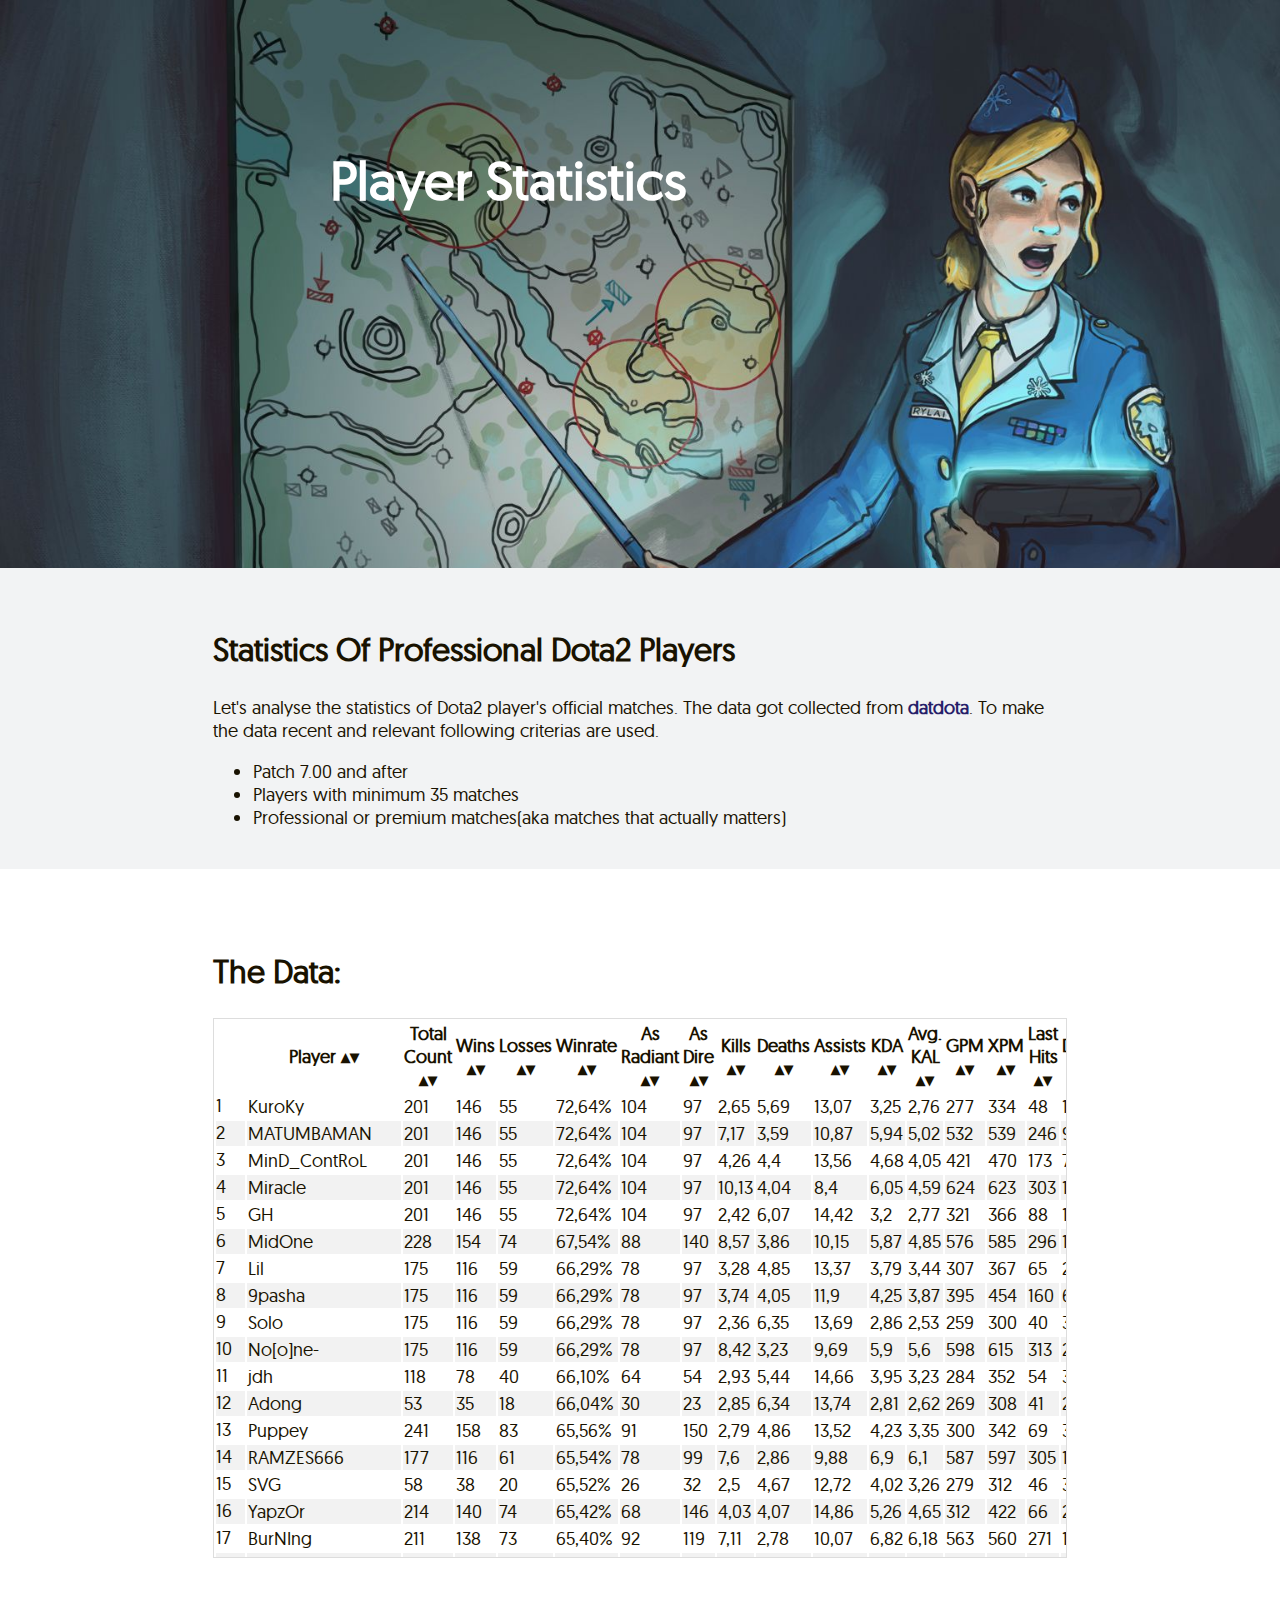
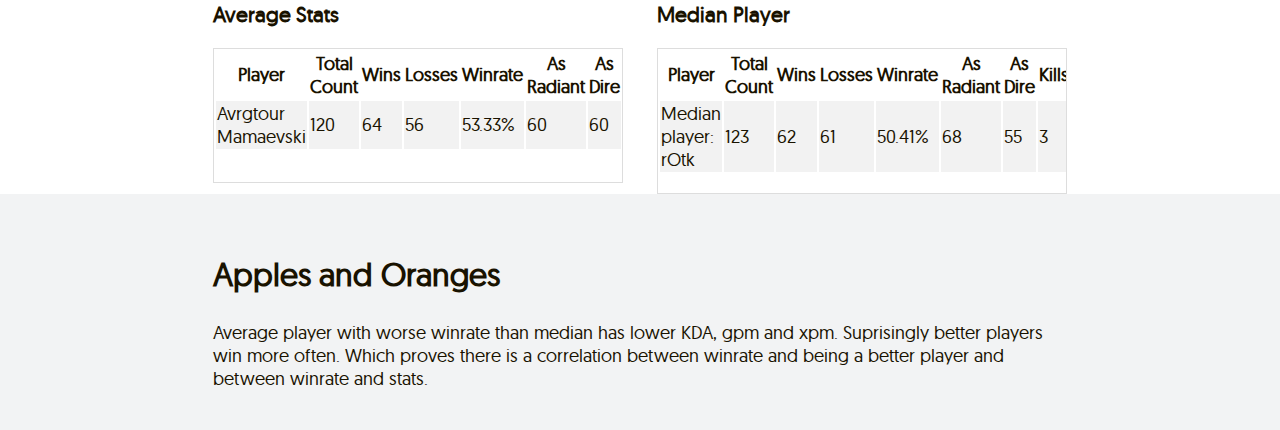
<file: a2_output.html>
<!DOCTYPE html>

<html lang="en">
<head>
	<title>Player Statistics</title>
	<meta charset="UTF-8" />
	<link rel="stylesheet" type="text/css" href="webfiles/stylesheet.css" />
	<link href = "webfiles/icon.png" rel="icon" type="image/png">
	<script src="webfiles/sorttable.js"></script>
</head>
<body>
	<div class="banner">
		<h1>Player Statistics</h1>
	</div>

	<section class="content">
		<h2>Statistics Of Professional Dota2 Players</h2>
		<p>Let's analyse the statistics of Dota2 player's official matches. The data got collected from <a href="https://www.datdota.com/" target="_blank">datdota</a>. To make the data recent and relevant following criterias are used.
		</p>
		<ul>
			<li>Patch 7.00 and after</li>
			<li>Players with minimum 35 matches</li>
			<li>Professional or premium matches(aka matches that actually matters)</li>
		</ul>
	</section>
	<section class="c2">
		<h2>The Data: </h2>
		<div class="grid">
			<table class="sortable">
				<tr>
					<th>Player</th>
					<th>Total Count</th>
					<th>Wins</th>
					<th>Losses</th>
					<th>Winrate</th>
					<th>As Radiant</th>
					<th>As Dire</th>
					<th>Kills</th>
					<th>Deaths</th>
					<th>Assists</th>
					<th>KDA</th>
					<th>Avg. KAL</th>
					<th>GPM</th>
					<th>XPM</th>
					<th>Last Hits</th>
					<th>Denies</th>
					<th>LVL</th>
					<th>HD</th>
					<th>TD</th>
					<th>HH</th>
					<th>GS</th>
				</tr>
				<tr>
					<td>KuroKy</td>
					<td>201</td>
					<td>146</td>
					<td>55</td>
					<td>72,64%</td>
					<td>104</td>
					<td>97</td>
					<td>2,65</td>
					<td>5,69</td>
					<td>13,07</td>
					<td>3,25</td>
					<td>2,76</td>
					<td>277</td>
					<td>334</td>
					<td>48</td>
					<td>1</td>
					<td>16</td>
					<td>7574</td>
					<td>338</td>
					<td>1410</td>
					<td>8762</td>
				</tr>
				<tr>
					<td>MATUMBAMAN</td>
					<td>201</td>
					<td>146</td>
					<td>55</td>
					<td>72,64%</td>
					<td>104</td>
					<td>97</td>
					<td>7,17</td>
					<td>3,59</td>
					<td>10,87</td>
					<td>5,94</td>
					<td>5,02</td>
					<td>532</td>
					<td>539</td>
					<td>246</td>
					<td>9</td>
					<td>21</td>
					<td>21645</td>
					<td>4869</td>
					<td>2175</td>
					<td>18043</td>
				</tr>
				<tr>
					<td>MinD_ContRoL</td>
					<td>201</td>
					<td>146</td>
					<td>55</td>
					<td>72,64%</td>
					<td>104</td>
					<td>97</td>
					<td>4,26</td>
					<td>4,4</td>
					<td>13,56</td>
					<td>4,68</td>
					<td>4,05</td>
					<td>421</td>
					<td>470</td>
					<td>173</td>
					<td>7</td>
					<td>20</td>
					<td>15228</td>
					<td>1757</td>
					<td>1188</td>
					<td>14103</td>
				</tr>
				<tr>
					<td>Miracle</td>
					<td>201</td>
					<td>146</td>
					<td>55</td>
					<td>72,64%</td>
					<td>104</td>
					<td>97</td>
					<td>10,13</td>
					<td>4,04</td>
					<td>8,4</td>
					<td>6,05</td>
					<td>4,59</td>
					<td>624</td>
					<td>623</td>
					<td>303</td>
					<td>19</td>
					<td>22</td>
					<td>24398</td>
					<td>4378</td>
					<td>253</td>
					<td>21910</td>
				</tr>
				<tr>
					<td>GH</td>
					<td>201</td>
					<td>146</td>
					<td>55</td>
					<td>72,64%</td>
					<td>104</td>
					<td>97</td>
					<td>2,42</td>
					<td>6,07</td>
					<td>14,42</td>
					<td>3,2</td>
					<td>2,77</td>
					<td>321</td>
					<td>366</td>
					<td>88</td>
					<td>1</td>
					<td>17</td>
					<td>11252</td>
					<td>370</td>
					<td>2119</td>
					<td>10132</td>
				</tr>
				<tr>
					<td>MidOne</td>
					<td>228</td>
					<td>154</td>
					<td>74</td>
					<td>67,54%</td>
					<td>88</td>
					<td>140</td>
					<td>8,57</td>
					<td>3,86</td>
					<td>10,15</td>
					<td>5,87</td>
					<td>4,85</td>
					<td>576</td>
					<td>585</td>
					<td>296</td>
					<td>13</td>
					<td>22</td>
					<td>24280</td>
					<td>3577</td>
					<td>195</td>
					<td>19791</td>
				</tr>
				<tr>
					<td>Lil</td>
					<td>175</td>
					<td>116</td>
					<td>59</td>
					<td>66,29%</td>
					<td>78</td>
					<td>97</td>
					<td>3,28</td>
					<td>4,85</td>
					<td>13,37</td>
					<td>3,79</td>
					<td>3,44</td>
					<td>307</td>
					<td>367</td>
					<td>65</td>
					<td>2</td>
					<td>17</td>
					<td>8540</td>
					<td>531</td>
					<td>1616</td>
					<td>10324</td>
				</tr>
				<tr>
					<td>9pasha</td>
					<td>175</td>
					<td>116</td>
					<td>59</td>
					<td>66,29%</td>
					<td>78</td>
					<td>97</td>
					<td>3,74</td>
					<td>4,05</td>
					<td>11,9</td>
					<td>4,25</td>
					<td>3,87</td>
					<td>395</td>
					<td>454</td>
					<td>160</td>
					<td>6</td>
					<td>19</td>
					<td>11978</td>
					<td>1044</td>
					<td>1261</td>
					<td>13503</td>
				</tr>
				<tr>
					<td>Solo</td>
					<td>175</td>
					<td>116</td>
					<td>59</td>
					<td>66,29%</td>
					<td>78</td>
					<td>97</td>
					<td>2,36</td>
					<td>6,35</td>
					<td>13,69</td>
					<td>2,86</td>
					<td>2,53</td>
					<td>259</td>
					<td>300</td>
					<td>40</td>
					<td>3</td>
					<td>15</td>
					<td>7661</td>
					<td>454</td>
					<td>1696</td>
					<td>8998</td>
				</tr>
				<tr>
					<td>No[o]ne-</td>
					<td>175</td>
					<td>116</td>
					<td>59</td>
					<td>66,29%</td>
					<td>78</td>
					<td>97</td>
					<td>8,42</td>
					<td>3,23</td>
					<td>9,69</td>
					<td>5,9</td>
					<td>5,6</td>
					<td>598</td>
					<td>615</td>
					<td>313</td>
					<td>20</td>
					<td>22</td>
					<td>23456</td>
					<td>4521</td>
					<td>284</td>
					<td>20597</td>
				</tr>
				<tr>
					<td>jdh</td>
					<td>118</td>
					<td>78</td>
					<td>40</td>
					<td>66,10%</td>
					<td>64</td>
					<td>54</td>
					<td>2,93</td>
					<td>5,44</td>
					<td>14,66</td>
					<td>3,95</td>
					<td>3,23</td>
					<td>284</td>
					<td>352</td>
					<td>54</td>
					<td>3</td>
					<td>16</td>
					<td>8788</td>
					<td>625</td>
					<td>2451</td>
					<td>8873</td>
				</tr>
				<tr>
					<td>Adong </td>
					<td>53</td>
					<td>35</td>
					<td>18</td>
					<td>66,04%</td>
					<td>30</td>
					<td>23</td>
					<td>2,85</td>
					<td>6,34</td>
					<td>13,74</td>
					<td>2,81</td>
					<td>2,62</td>
					<td>269</td>
					<td>308</td>
					<td>41</td>
					<td>2</td>
					<td>16</td>
					<td>7551</td>
					<td>380</td>
					<td>736</td>
					<td>8551</td>
				</tr>
				<tr>
					<td>Puppey</td>
					<td>241</td>
					<td>158</td>
					<td>83</td>
					<td>65,56%</td>
					<td>91</td>
					<td>150</td>
					<td>2,79</td>
					<td>4,86</td>
					<td>13,52</td>
					<td>4,23</td>
					<td>3,35</td>
					<td>300</td>
					<td>342</td>
					<td>69</td>
					<td>3</td>
					<td>17</td>
					<td>8019</td>
					<td>325</td>
					<td>1227</td>
					<td>9646</td>
				</tr>
				<tr>
					<td>RAMZES666</td>
					<td>177</td>
					<td>116</td>
					<td>61</td>
					<td>65,54%</td>
					<td>78</td>
					<td>99</td>
					<td>7,6</td>
					<td>2,86</td>
					<td>9,88</td>
					<td>6,9</td>
					<td>6,1</td>
					<td>587</td>
					<td>597</td>
					<td>305</td>
					<td>16</td>
					<td>22</td>
					<td>19306</td>
					<td>4543</td>
					<td>813</td>
					<td>20382</td>
				</tr>
				<tr>
					<td>SVG</td>
					<td>58</td>
					<td>38</td>
					<td>20</td>
					<td>65,52%</td>
					<td>26</td>
					<td>32</td>
					<td>2,5</td>
					<td>4,67</td>
					<td>12,72</td>
					<td>4,02</td>
					<td>3,26</td>
					<td>279</td>
					<td>312</td>
					<td>46</td>
					<td>3</td>
					<td>16</td>
					<td>8375</td>
					<td>311</td>
					<td>1451</td>
					<td>8926</td>
				</tr>
				<tr>
					<td>YapzOr</td>
					<td>214</td>
					<td>140</td>
					<td>74</td>
					<td>65,42%</td>
					<td>68</td>
					<td>146</td>
					<td>4,03</td>
					<td>4,07</td>
					<td>14,86</td>
					<td>5,26</td>
					<td>4,65</td>
					<td>312</td>
					<td>422</td>
					<td>66</td>
					<td>2</td>
					<td>19</td>
					<td>12799</td>
					<td>171</td>
					<td>527</td>
					<td>10814</td>
				</tr>
				<tr>
					<td>BurNIng</td>
					<td>211</td>
					<td>138</td>
					<td>73</td>
					<td>65,40%</td>
					<td>92</td>
					<td>119</td>
					<td>7,11</td>
					<td>2,78</td>
					<td>10,07</td>
					<td>6,82</td>
					<td>6,18</td>
					<td>563</td>
					<td>560</td>
					<td>271</td>
					<td>17</td>
					<td>21</td>
					<td>18404</td>
					<td>5483</td>
					<td>1057</td>
					<td>19400</td>
				</tr>
				<tr>
					<td>Guvara</td>
					<td>104</td>
					<td>68</td>
					<td>36</td>
					<td>65,38%</td>
					<td>43</td>
					<td>61</td>
					<td>4,57</td>
					<td>3,96</td>
					<td>12,74</td>
					<td>4,98</td>
					<td>4,37</td>
					<td>404</td>
					<td>473</td>
					<td>146</td>
					<td>6</td>
					<td>19</td>
					<td>12007</td>
					<td>883</td>
					<td>630</td>
					<td>13133</td>
				</tr>
				<tr>
					<td>XXSJ</td>
					<td>78</td>
					<td>50</td>
					<td>28</td>
					<td>64,10%</td>
					<td>59</td>
					<td>19</td>
					<td>2,49</td>
					<td>5,77</td>
					<td>12,54</td>
					<td>3,06</td>
					<td>2,6</td>
					<td>263</td>
					<td>302</td>
					<td>54</td>
					<td>2</td>
					<td>15</td>
					<td>8270</td>
					<td>1023</td>
					<td>993</td>
					<td>8358</td>
				</tr>
				<tr>
					<td>Fear</td>
					<td>44</td>
					<td>28</td>
					<td>16</td>
					<td>63,64%</td>
					<td>20</td>
					<td>24</td>
					<td>2,7</td>
					<td>4,14</td>
					<td>12,48</td>
					<td>3,97</td>
					<td>3,67</td>
					<td>255</td>
					<td>336</td>
					<td>52</td>
					<td>3</td>
					<td>16</td>
					<td>7764</td>
					<td>370</td>
					<td>93</td>
					<td>8653</td>
				</tr>
				<tr>
					<td>ddc</td>
					<td>256</td>
					<td>161</td>
					<td>95</td>
					<td>62,89%</td>
					<td>128</td>
					<td>128</td>
					<td>3,03</td>
					<td>3,95</td>
					<td>13,62</td>
					<td>4,75</td>
					<td>4,22</td>
					<td>260</td>
					<td>325</td>
					<td>39</td>
					<td>3</td>
					<td>16</td>
					<td>7310</td>
					<td>395</td>
					<td>1983</td>
					<td>8299</td>
				</tr>
				<tr>
					<td>JiaJia</td>
					<td>99</td>
					<td>62</td>
					<td>37</td>
					<td>62,63%</td>
					<td>55</td>
					<td>44</td>
					<td>7,29</td>
					<td>3,77</td>
					<td>8,61</td>
					<td>4,85</td>
					<td>4,22</td>
					<td>609</td>
					<td>597</td>
					<td>301</td>
					<td>17</td>
					<td>21</td>
					<td>19801</td>
					<td>4865</td>
					<td>221</td>
					<td>19751</td>
				</tr>
				<tr>
					<td>XiaoXiaoSala</td>
					<td>99</td>
					<td>62</td>
					<td>37</td>
					<td>62,63%</td>
					<td>55</td>
					<td>44</td>
					<td>3,28</td>
					<td>5,69</td>
					<td>13,42</td>
					<td>3,18</td>
					<td>2,94</td>
					<td>281</td>
					<td>353</td>
					<td>47</td>
					<td>6</td>
					<td>16</td>
					<td>8893</td>
					<td>416</td>
					<td>1425</td>
					<td>8550</td>
				</tr>
				<tr>
					<td>Maomao</td>
					<td>99</td>
					<td>62</td>
					<td>37</td>
					<td>62,63%</td>
					<td>55</td>
					<td>44</td>
					<td>7,95</td>
					<td>3,77</td>
					<td>9,31</td>
					<td>5,29</td>
					<td>4,58</td>
					<td>522</td>
					<td>564</td>
					<td>245</td>
					<td>11</td>
					<td>21</td>
					<td>21855</td>
					<td>2529</td>
					<td>559</td>
					<td>16731</td>
				</tr>
				<tr>
					<td>Zhezhi zhezhi</td>
					<td>56</td>
					<td>35</td>
					<td>21</td>
					<td>62,50%</td>
					<td>30</td>
					<td>26</td>
					<td>3,3</td>
					<td>5,29</td>
					<td>12,91</td>
					<td>3,35</td>
					<td>3,07</td>
					<td>272</td>
					<td>340</td>
					<td>38</td>
					<td>2</td>
					<td>16</td>
					<td>7631</td>
					<td>140</td>
					<td>1456</td>
					<td>8160</td>
				</tr>
				<tr>
					<td>yChen-</td>
					<td>109</td>
					<td>68</td>
					<td>41</td>
					<td>62,39%</td>
					<td>66</td>
					<td>43</td>
					<td>7,38</td>
					<td>4,29</td>
					<td>9,99</td>
					<td>4,33</td>
					<td>4,04</td>
					<td>532</td>
					<td>592</td>
					<td>253</td>
					<td>14</td>
					<td>21</td>
					<td>20868</td>
					<td>2274</td>
					<td>523</td>
					<td>17956</td>
				</tr>
				<tr>
					<td>Arteezy</td>
					<td>151</td>
					<td>94</td>
					<td>57</td>
					<td>62,25%</td>
					<td>82</td>
					<td>69</td>
					<td>7,03</td>
					<td>3,48</td>
					<td>10,17</td>
					<td>5,87</td>
					<td>4,95</td>
					<td>562</td>
					<td>568</td>
					<td>305</td>
					<td>15</td>
					<td>21</td>
					<td>21404</td>
					<td>4697</td>
					<td>1713</td>
					<td>19697</td>
				</tr>
				<tr>
					<td>SumaiL</td>
					<td>156</td>
					<td>97</td>
					<td>59</td>
					<td>62,18%</td>
					<td>83</td>
					<td>73</td>
					<td>8,65</td>
					<td>4,01</td>
					<td>9,79</td>
					<td>5,59</td>
					<td>4,6</td>
					<td>590</td>
					<td>593</td>
					<td>329</td>
					<td>19</td>
					<td>22</td>
					<td>25007</td>
					<td>2318</td>
					<td>376</td>
					<td>22020</td>
				</tr>
				<tr>
					<td>Cr1t-</td>
					<td>156</td>
					<td>97</td>
					<td>59</td>
					<td>62,18%</td>
					<td>83</td>
					<td>73</td>
					<td>2,55</td>
					<td>5,35</td>
					<td>13,76</td>
					<td>3,65</td>
					<td>3,05</td>
					<td>267</td>
					<td>335</td>
					<td>50</td>
					<td>2</td>
					<td>17</td>
					<td>8543</td>
					<td>383</td>
					<td>1662</td>
					<td>8974</td>
				</tr>
				<tr>
					<td>Universe</td>
					<td>156</td>
					<td>97</td>
					<td>59</td>
					<td>62,18%</td>
					<td>83</td>
					<td>73</td>
					<td>4,2</td>
					<td>3,22</td>
					<td>12,41</td>
					<td>5,51</td>
					<td>5,16</td>
					<td>395</td>
					<td>454</td>
					<td>174</td>
					<td>6</td>
					<td>20</td>
					<td>13763</td>
					<td>1834</td>
					<td>854</td>
					<td>13483</td>
				</tr>
				<tr>
					<td>Op</td>
					<td>248</td>
					<td>154</td>
					<td>94</td>
					<td>62,10%</td>
					<td>116</td>
					<td>132</td>
					<td>6,76</td>
					<td>4,12</td>
					<td>10,15</td>
					<td>4,69</td>
					<td>4,1</td>
					<td>557</td>
					<td>578</td>
					<td>292</td>
					<td>14</td>
					<td>22</td>
					<td>21091</td>
					<td>3209</td>
					<td>797</td>
					<td>18908</td>
				</tr>
				<tr>
					<td>Boboka.Rr</td>
					<td>248</td>
					<td>154</td>
					<td>94</td>
					<td>62,10%</td>
					<td>116</td>
					<td>132</td>
					<td>3,71</td>
					<td>5,21</td>
					<td>13,42</td>
					<td>3,62</td>
					<td>3,29</td>
					<td>301</td>
					<td>374</td>
					<td>64</td>
					<td>3</td>
					<td>18</td>
					<td>9527</td>
					<td>394</td>
					<td>808</td>
					<td>10480</td>
				</tr>
				<tr>
					<td>Q</td>
					<td>248</td>
					<td>154</td>
					<td>94</td>
					<td>62,10%</td>
					<td>116</td>
					<td>132</td>
					<td>2,76</td>
					<td>5,35</td>
					<td>13,67</td>
					<td>3,58</td>
					<td>3,07</td>
					<td>292</td>
					<td>361</td>
					<td>65</td>
					<td>3</td>
					<td>17</td>
					<td>8531</td>
					<td>560</td>
					<td>1953</td>
					<td>9798</td>
				</tr>
				<tr>
					<td>Xxs</td>
					<td>248</td>
					<td>154</td>
					<td>94</td>
					<td>62,10%</td>
					<td>116</td>
					<td>132</td>
					<td>3,94</td>
					<td>4,06</td>
					<td>11,8</td>
					<td>4,49</td>
					<td>3,87</td>
					<td>411</td>
					<td>468</td>
					<td>174</td>
					<td>5</td>
					<td>20</td>
					<td>12272</td>
					<td>929</td>
					<td>501</td>
					<td>14262</td>
				</tr>
				<tr>
					<td>kaidou</td>
					<td>87</td>
					<td>54</td>
					<td>33</td>
					<td>62,07%</td>
					<td>49</td>
					<td>38</td>
					<td>4,2</td>
					<td>5,39</td>
					<td>12,85</td>
					<td>3,79</td>
					<td>3,16</td>
					<td>404</td>
					<td>460</td>
					<td>159</td>
					<td>5</td>
					<td>19</td>
					<td>15510</td>
					<td>921</td>
					<td>677</td>
					<td>12550</td>
				</tr>
				<tr>
					<td>FATA-</td>
					<td>181</td>
					<td>112</td>
					<td>69</td>
					<td>61,88%</td>
					<td>85</td>
					<td>96</td>
					<td>7,08</td>
					<td>4,06</td>
					<td>10,54</td>
					<td>4,97</td>
					<td>4,34</td>
					<td>538</td>
					<td>563</td>
					<td>294</td>
					<td>10</td>
					<td>22</td>
					<td>23133</td>
					<td>2914</td>
					<td>517</td>
					<td>19386</td>
				</tr>
				<tr>
					<td>ah fu</td>
					<td>260</td>
					<td>160</td>
					<td>100</td>
					<td>61,54%</td>
					<td>118</td>
					<td>142</td>
					<td>2,57</td>
					<td>5,23</td>
					<td>14,04</td>
					<td>3,67</td>
					<td>3,17</td>
					<td>270</td>
					<td>336</td>
					<td>44</td>
					<td>2</td>
					<td>16</td>
					<td>8148</td>
					<td>328</td>
					<td>481</td>
					<td>8832</td>
				</tr>
				<tr>
					<td>Aui_2000</td>
					<td>143</td>
					<td>88</td>
					<td>55</td>
					<td>61,54%</td>
					<td>81</td>
					<td>62</td>
					<td>5,01</td>
					<td>3,23</td>
					<td>10,82</td>
					<td>5,54</td>
					<td>4,9</td>
					<td>408</td>
					<td>436</td>
					<td>161</td>
					<td>8</td>
					<td>19</td>
					<td>13404</td>
					<td>2244</td>
					<td>722</td>
					<td>14287</td>
				</tr>
				<tr>
					<td>ryOyr</td>
					<td>119</td>
					<td>73</td>
					<td>46</td>
					<td>61,34%</td>
					<td>74</td>
					<td>45</td>
					<td>2,44</td>
					<td>5,1</td>
					<td>13,45</td>
					<td>3,84</td>
					<td>3,11</td>
					<td>291</td>
					<td>328</td>
					<td>59</td>
					<td>2</td>
					<td>17</td>
					<td>7557</td>
					<td>375</td>
					<td>2423</td>
					<td>10184</td>
				</tr>
				<tr>
					<td>zai</td>
					<td>191</td>
					<td>117</td>
					<td>74</td>
					<td>61,26%</td>
					<td>101</td>
					<td>90</td>
					<td>3,7</td>
					<td>5,03</td>
					<td>13,17</td>
					<td>3,96</td>
					<td>3,36</td>
					<td>339</td>
					<td>398</td>
					<td>119</td>
					<td>3</td>
					<td>18</td>
					<td>11594</td>
					<td>921</td>
					<td>1202</td>
					<td>11716</td>
				</tr>
				<tr>
					<td>old LaNm</td>
					<td>178</td>
					<td>109</td>
					<td>69</td>
					<td>61,24%</td>
					<td>127</td>
					<td>51</td>
					<td>3,09</td>
					<td>5,89</td>
					<td>15,29</td>
					<td>3,38</td>
					<td>3,12</td>
					<td>285</td>
					<td>386</td>
					<td>64</td>
					<td>3</td>
					<td>17</td>
					<td>9134</td>
					<td>491</td>
					<td>624</td>
					<td>9365</td>
				</tr>
				<tr>
					<td>NaNa</td>
					<td>206</td>
					<td>126</td>
					<td>80</td>
					<td>61,17%</td>
					<td>112</td>
					<td>94</td>
					<td>8,28</td>
					<td>4,25</td>
					<td>9,24</td>
					<td>4,92</td>
					<td>4,12</td>
					<td>576</td>
					<td>584</td>
					<td>269</td>
					<td>15</td>
					<td>22</td>
					<td>22209</td>
					<td>3141</td>
					<td>388</td>
					<td>19323</td>
				</tr>
				<tr>
					<td>897</td>
					<td>121</td>
					<td>74</td>
					<td>47</td>
					<td>61,16%</td>
					<td>78</td>
					<td>43</td>
					<td>8,28</td>
					<td>4,35</td>
					<td>9,94</td>
					<td>4,84</td>
					<td>4,19</td>
					<td>615</td>
					<td>639</td>
					<td>294</td>
					<td>21</td>
					<td>22</td>
					<td>23450</td>
					<td>3847</td>
					<td>401</td>
					<td>20136</td>
				</tr>
				<tr>
					<td>prettyhaw</td>
					<td>121</td>
					<td>74</td>
					<td>47</td>
					<td>61,16%</td>
					<td>78</td>
					<td>43</td>
					<td>3,74</td>
					<td>6,07</td>
					<td>13,49</td>
					<td>3,34</td>
					<td>2,84</td>
					<td>286</td>
					<td>347</td>
					<td>46</td>
					<td>2</td>
					<td>16</td>
					<td>8854</td>
					<td>805</td>
					<td>1074</td>
					<td>8739</td>
				</tr>
				<tr>
					<td>XinQ</td>
					<td>121</td>
					<td>74</td>
					<td>47</td>
					<td>61,16%</td>
					<td>78</td>
					<td>43</td>
					<td>6,15</td>
					<td>4,45</td>
					<td>11,78</td>
					<td>5,02</td>
					<td>4,02</td>
					<td>475</td>
					<td>519</td>
					<td>193</td>
					<td>10</td>
					<td>20</td>
					<td>16598</td>
					<td>2089</td>
					<td>255</td>
					<td>16266</td>
				</tr>
				<tr>
					<td>huuhk</td>
					<td>121</td>
					<td>74</td>
					<td>47</td>
					<td>61,16%</td>
					<td>78</td>
					<td>43</td>
					<td>3,5</td>
					<td>6,73</td>
					<td>14,79</td>
					<td>3,1</td>
					<td>2,72</td>
					<td>307</td>
					<td>364</td>
					<td>63</td>
					<td>3</td>
					<td>17</td>
					<td>10334</td>
					<td>310</td>
					<td>424</td>
					<td>9545</td>
				</tr>
				<tr>
					<td>Ace</td>
					<td>180</td>
					<td>110</td>
					<td>70</td>
					<td>61,11%</td>
					<td>55</td>
					<td>125</td>
					<td>7,15</td>
					<td>3,69</td>
					<td>9,89</td>
					<td>5,48</td>
					<td>4,61</td>
					<td>582</td>
					<td>590</td>
					<td>310</td>
					<td>12</td>
					<td>22</td>
					<td>21528</td>
					<td>4569</td>
					<td>750</td>
					<td>19761</td>
				</tr>
				<tr>
					<td>JoHnNy</td>
					<td>41</td>
					<td>25</td>
					<td>16</td>
					<td>60,98%</td>
					<td>19</td>
					<td>22</td>
					<td>3,98</td>
					<td>5,15</td>
					<td>14,59</td>
					<td>3,64</td>
					<td>3,61</td>
					<td>302</td>
					<td>386</td>
					<td>74</td>
					<td>4</td>
					<td>18</td>
					<td>9861</td>
					<td>406</td>
					<td>1655</td>
					<td>10402</td>
				</tr>
				<tr>
					<td>CCnC</td>
					<td>128</td>
					<td>78</td>
					<td>50</td>
					<td>60,94%</td>
					<td>55</td>
					<td>73</td>
					<td>7,21</td>
					<td>4,06</td>
					<td>9,18</td>
					<td>4,71</td>
					<td>4,03</td>
					<td>525</td>
					<td>564</td>
					<td>278</td>
					<td>14</td>
					<td>21</td>
					<td>20344</td>
					<td>3543</td>
					<td>279</td>
					<td>17576</td>
				</tr>
				<tr>
					<td>Ben</td>
					<td>46</td>
					<td>28</td>
					<td>18</td>
					<td>60,87%</td>
					<td>24</td>
					<td>22</td>
					<td>3,7</td>
					<td>5,37</td>
					<td>10,24</td>
					<td>2,99</td>
					<td>2,6</td>
					<td>406</td>
					<td>433</td>
					<td>150</td>
					<td>6</td>
					<td>19</td>
					<td>11689</td>
					<td>507</td>
					<td>701</td>
					<td>12324</td>
				</tr>
				<tr>
					<td>1437</td>
					<td>175</td>
					<td>106</td>
					<td>69</td>
					<td>60,57%</td>
					<td>71</td>
					<td>104</td>
					<td>3,01</td>
					<td>5,38</td>
					<td>12,63</td>
					<td>3,31</td>
					<td>2,91</td>
					<td>311</td>
					<td>364</td>
					<td>90</td>
					<td>2</td>
					<td>18</td>
					<td>8467</td>
					<td>936</td>
					<td>1558</td>
					<td>10713</td>
				</tr>
				<tr>
					<td>n0tail</td>
					<td>187</td>
					<td>113</td>
					<td>74</td>
					<td>60,43%</td>
					<td>108</td>
					<td>79</td>
					<td>5,91</td>
					<td>4,89</td>
					<td>11,96</td>
					<td>4,55</td>
					<td>3,65</td>
					<td>515</td>
					<td>508</td>
					<td>270</td>
					<td>11</td>
					<td>21</td>
					<td>21357</td>
					<td>3443</td>
					<td>525</td>
					<td>18865</td>
				</tr>
				<tr>
					<td>s4</td>
					<td>187</td>
					<td>113</td>
					<td>74</td>
					<td>60,43%</td>
					<td>108</td>
					<td>79</td>
					<td>4,76</td>
					<td>4,97</td>
					<td>12,86</td>
					<td>4,15</td>
					<td>3,54</td>
					<td>379</td>
					<td>456</td>
					<td>158</td>
					<td>9</td>
					<td>20</td>
					<td>15109</td>
					<td>1271</td>
					<td>548</td>
					<td>13048</td>
				</tr>
				<tr>
					<td>343</td>
					<td>83</td>
					<td>50</td>
					<td>33</td>
					<td>60,24%</td>
					<td>38</td>
					<td>45</td>
					<td>2,55</td>
					<td>5,17</td>
					<td>13,59</td>
					<td>3,73</td>
					<td>3,12</td>
					<td>285</td>
					<td>346</td>
					<td>59</td>
					<td>2</td>
					<td>17</td>
					<td>8070</td>
					<td>191</td>
					<td>1262</td>
					<td>10040</td>
				</tr>
				<tr>
					<td>Fly</td>
					<td>181</td>
					<td>109</td>
					<td>72</td>
					<td>60,22%</td>
					<td>106</td>
					<td>75</td>
					<td>3,37</td>
					<td>5,46</td>
					<td>13,9</td>
					<td>3,93</td>
					<td>3,16</td>
					<td>293</td>
					<td>360</td>
					<td>68</td>
					<td>3</td>
					<td>18</td>
					<td>9522</td>
					<td>545</td>
					<td>2421</td>
					<td>10153</td>
				</tr>
				<tr>
					<td>JerAx</td>
					<td>188</td>
					<td>113</td>
					<td>75</td>
					<td>60,11%</td>
					<td>108</td>
					<td>80</td>
					<td>3,11</td>
					<td>5,69</td>
					<td>14,44</td>
					<td>3,5</td>
					<td>3,09</td>
					<td>294</td>
					<td>368</td>
					<td>68</td>
					<td>2</td>
					<td>18</td>
					<td>10357</td>
					<td>293</td>
					<td>669</td>
					<td>10485</td>
				</tr>
				<tr>
					<td>Ori</td>
					<td>235</td>
					<td>141</td>
					<td>94</td>
					<td>60,00%</td>
					<td>182</td>
					<td>53</td>
					<td>8,49</td>
					<td>3,21</td>
					<td>9,79</td>
					<td>6,13</td>
					<td>5,69</td>
					<td>544</td>
					<td>583</td>
					<td>268</td>
					<td>13</td>
					<td>22</td>
					<td>21675</td>
					<td>3052</td>
					<td>304</td>
					<td>18348</td>
				</tr>
				<tr>
					<td>Raven</td>
					<td>225</td>
					<td>135</td>
					<td>90</td>
					<td>60,00%</td>
					<td>116</td>
					<td>109</td>
					<td>7,98</td>
					<td>2,92</td>
					<td>9,81</td>
					<td>6,59</td>
					<td>6,09</td>
					<td>583</td>
					<td>556</td>
					<td>313</td>
					<td>9</td>
					<td>22</td>
					<td>21813</td>
					<td>5663</td>
					<td>772</td>
					<td>21015</td>
				</tr>
				<tr>
					<td>Kuku</td>
					<td>225</td>
					<td>135</td>
					<td>90</td>
					<td>60,00%</td>
					<td>116</td>
					<td>109</td>
					<td>8,61</td>
					<td>4,74</td>
					<td>9,52</td>
					<td>4,59</td>
					<td>3,82</td>
					<td>578</td>
					<td>588</td>
					<td>305</td>
					<td>15</td>
					<td>22</td>
					<td>25107</td>
					<td>2960</td>
					<td>411</td>
					<td>20810</td>
				</tr>
				<tr>
					<td>Sam H</td>
					<td>225</td>
					<td>135</td>
					<td>90</td>
					<td>60,00%</td>
					<td>116</td>
					<td>109</td>
					<td>3,52</td>
					<td>5,19</td>
					<td>13,11</td>
					<td>3,71</td>
					<td>3,2</td>
					<td>376</td>
					<td>435</td>
					<td>140</td>
					<td>6</td>
					<td>19</td>
					<td>12798</td>
					<td>728</td>
					<td>840</td>
					<td>12977</td>
				</tr>
				<tr>
					<td>TIMS</td>
					<td>225</td>
					<td>135</td>
					<td>90</td>
					<td>60,00%</td>
					<td>116</td>
					<td>109</td>
					<td>2,81</td>
					<td>5,73</td>
					<td>14,32</td>
					<td>3,46</td>
					<td>2,99</td>
					<td>294</td>
					<td>382</td>
					<td>61</td>
					<td>1</td>
					<td>18</td>
					<td>9220</td>
					<td>292</td>
					<td>1216</td>
					<td>10349</td>
				</tr>
				<tr>
					<td>old eLeVeN</td>
					<td>256</td>
					<td>153</td>
					<td>103</td>
					<td>59,77%</td>
					<td>149</td>
					<td>107</td>
					<td>4,37</td>
					<td>5,79</td>
					<td>12,02</td>
					<td>3,42</td>
					<td>2,83</td>
					<td>414</td>
					<td>501</td>
					<td>177</td>
					<td>8</td>
					<td>20</td>
					<td>13603</td>
					<td>1118</td>
					<td>561</td>
					<td>13311</td>
				</tr>
				<tr>
					<td>SuN</td>
					<td>77</td>
					<td>46</td>
					<td>31</td>
					<td>59,74%</td>
					<td>42</td>
					<td>35</td>
					<td>4,53</td>
					<td>4,91</td>
					<td>11,01</td>
					<td>3,76</td>
					<td>3,17</td>
					<td>421</td>
					<td>445</td>
					<td>158</td>
					<td>13</td>
					<td>18</td>
					<td>13759</td>
					<td>2096</td>
					<td>589</td>
					<td>13512</td>
				</tr>
				<tr>
					<td>Ame</td>
					<td>235</td>
					<td>140</td>
					<td>95</td>
					<td>59,57%</td>
					<td>98</td>
					<td>137</td>
					<td>6,94</td>
					<td>3,47</td>
					<td>9,32</td>
					<td>5,36</td>
					<td>4,68</td>
					<td>582</td>
					<td>593</td>
					<td>311</td>
					<td>14</td>
					<td>22</td>
					<td>20661</td>
					<td>4056</td>
					<td>244</td>
					<td>20508</td>
				</tr>
				<tr>
					<td>MP</td>
					<td>230</td>
					<td>137</td>
					<td>93</td>
					<td>59,57%</td>
					<td>95</td>
					<td>135</td>
					<td>6,67</td>
					<td>3,93</td>
					<td>10,06</td>
					<td>5,17</td>
					<td>4,26</td>
					<td>495</td>
					<td>517</td>
					<td>237</td>
					<td>13</td>
					<td>20</td>
					<td>18436</td>
					<td>3720</td>
					<td>924</td>
					<td>16705</td>
				</tr>
				<tr>
					<td>ana</td>
					<td>123</td>
					<td>73</td>
					<td>50</td>
					<td>59,35%</td>
					<td>67</td>
					<td>56</td>
					<td>8,81</td>
					<td>4,97</td>
					<td>9,9</td>
					<td>4,68</td>
					<td>3,77</td>
					<td>610</td>
					<td>590</td>
					<td>315</td>
					<td>9</td>
					<td>23</td>
					<td>24952</td>
					<td>3879</td>
					<td>304</td>
					<td>22245</td>
				</tr>
				<tr>
					<td>Feb</td>
					<td>91</td>
					<td>54</td>
					<td>37</td>
					<td>59,34%</td>
					<td>42</td>
					<td>49</td>
					<td>7,95</td>
					<td>4,56</td>
					<td>9,74</td>
					<td>4,63</td>
					<td>3,88</td>
					<td>570</td>
					<td>586</td>
					<td>296</td>
					<td>20</td>
					<td>22</td>
					<td>22098</td>
					<td>2600</td>
					<td>326</td>
					<td>20150</td>
				</tr>
				<tr>
					<td>Jabz</td>
					<td>226</td>
					<td>134</td>
					<td>92</td>
					<td>59,29%</td>
					<td>113</td>
					<td>113</td>
					<td>5,35</td>
					<td>4,75</td>
					<td>12,51</td>
					<td>4,38</td>
					<td>3,76</td>
					<td>414</td>
					<td>450</td>
					<td>151</td>
					<td>5</td>
					<td>19</td>
					<td>16304</td>
					<td>1242</td>
					<td>560</td>
					<td>14364</td>
				</tr>
				<tr>
					<td>iceiceice</td>
					<td>226</td>
					<td>134</td>
					<td>92</td>
					<td>59,29%</td>
					<td>113</td>
					<td>113</td>
					<td>4,64</td>
					<td>4,84</td>
					<td>11,6</td>
					<td>4,12</td>
					<td>3,35</td>
					<td>470</td>
					<td>520</td>
					<td>218</td>
					<td>9</td>
					<td>21</td>
					<td>17331</td>
					<td>1806</td>
					<td>675</td>
					<td>16487</td>
				</tr>
				<tr>
					<td>pieliedie</td>
					<td>216</td>
					<td>128</td>
					<td>88</td>
					<td>59,26%</td>
					<td>132</td>
					<td>84</td>
					<td>2,01</td>
					<td>5</td>
					<td>12,35</td>
					<td>3,46</td>
					<td>2,87</td>
					<td>266</td>
					<td>316</td>
					<td>58</td>
					<td>3</td>
					<td>16</td>
					<td>8272</td>
					<td>419</td>
					<td>2549</td>
					<td>9130</td>
				</tr>
				<tr>
					<td>MSS</td>
					<td>211</td>
					<td>125</td>
					<td>86</td>
					<td>59,24%</td>
					<td>123</td>
					<td>88</td>
					<td>5,1</td>
					<td>3,87</td>
					<td>11,93</td>
					<td>5,19</td>
					<td>4,4</td>
					<td>399</td>
					<td>451</td>
					<td>163</td>
					<td>8</td>
					<td>19</td>
					<td>14584</td>
					<td>1108</td>
					<td>552</td>
					<td>13620</td>
				</tr>
				<tr>
					<td>LuLu^^</td>
					<td>49</td>
					<td>29</td>
					<td>20</td>
					<td>59,18%</td>
					<td>19</td>
					<td>30</td>
					<td>6,86</td>
					<td>3,94</td>
					<td>8,94</td>
					<td>5,98</td>
					<td>4,01</td>
					<td>507</td>
					<td>551</td>
					<td>230</td>
					<td>21</td>
					<td>21</td>
					<td>17137</td>
					<td>3463</td>
					<td>340</td>
					<td>16410</td>
				</tr>
				<tr>
					<td>Patos</td>
					<td>117</td>
					<td>69</td>
					<td>48</td>
					<td>58,97%</td>
					<td>76</td>
					<td>41</td>
					<td>3,86</td>
					<td>5,47</td>
					<td>12,74</td>
					<td>3,7</td>
					<td>3,04</td>
					<td>397</td>
					<td>464</td>
					<td>162</td>
					<td>4</td>
					<td>20</td>
					<td>13279</td>
					<td>1151</td>
					<td>507</td>
					<td>13337</td>
				</tr>
				<tr>
					<td>Fonte</td>
					<td>112</td>
					<td>66</td>
					<td>46</td>
					<td>58,93%</td>
					<td>77</td>
					<td>35</td>
					<td>7,31</td>
					<td>2,82</td>
					<td>8,79</td>
					<td>6,96</td>
					<td>5,71</td>
					<td>569</td>
					<td>562</td>
					<td>265</td>
					<td>17</td>
					<td>21</td>
					<td>17777</td>
					<td>4254</td>
					<td>1283</td>
					<td>18150</td>
				</tr>
				<tr>
					<td>StiNGer</td>
					<td>56</td>
					<td>33</td>
					<td>23</td>
					<td>58,93%</td>
					<td>28</td>
					<td>28</td>
					<td>2,27</td>
					<td>5,45</td>
					<td>12,68</td>
					<td>3,46</td>
					<td>2,74</td>
					<td>315</td>
					<td>317</td>
					<td>47</td>
					<td>3</td>
					<td>15</td>
					<td>6467</td>
					<td>393</td>
					<td>1679</td>
					<td>8769</td>
				</tr>
				<tr>
					<td>Saksa</td>
					<td>145</td>
					<td>85</td>
					<td>60</td>
					<td>58,62%</td>
					<td>85</td>
					<td>60</td>
					<td>2,61</td>
					<td>5,63</td>
					<td>13,25</td>
					<td>3,5</td>
					<td>2,82</td>
					<td>301</td>
					<td>341</td>
					<td>72</td>
					<td>2</td>
					<td>17</td>
					<td>8650</td>
					<td>655</td>
					<td>1884</td>
					<td>10051</td>
				</tr>
				<tr>
					<td>Xz</td>
					<td>70</td>
					<td>41</td>
					<td>29</td>
					<td>58,57%</td>
					<td>37</td>
					<td>33</td>
					<td>2,44</td>
					<td>5,51</td>
					<td>13,24</td>
					<td>3,23</td>
					<td>2,84</td>
					<td>325</td>
					<td>369</td>
					<td>94</td>
					<td>3</td>
					<td>18</td>
					<td>8644</td>
					<td>730</td>
					<td>1208</td>
					<td>10937</td>
				</tr>
				<tr>
					<td>Faith</td>
					<td>272</td>
					<td>159</td>
					<td>113</td>
					<td>58,46%</td>
					<td>150</td>
					<td>122</td>
					<td>2,93</td>
					<td>5,67</td>
					<td>13,42</td>
					<td>3,29</td>
					<td>2,89</td>
					<td>277</td>
					<td>355</td>
					<td>63</td>
					<td>2</td>
					<td>17</td>
					<td>8156</td>
					<td>586</td>
					<td>1619</td>
					<td>9300</td>
				</tr>
				<tr>
					<td>Moogy</td>
					<td>272</td>
					<td>159</td>
					<td>113</td>
					<td>58,46%</td>
					<td>150</td>
					<td>122</td>
					<td>7,55</td>
					<td>3,42</td>
					<td>9,67</td>
					<td>5,85</td>
					<td>5,03</td>
					<td>535</td>
					<td>556</td>
					<td>282</td>
					<td>16</td>
					<td>22</td>
					<td>19124</td>
					<td>3727</td>
					<td>578</td>
					<td>19029</td>
				</tr>
				<tr>
					<td>Sccc</td>
					<td>272</td>
					<td>159</td>
					<td>113</td>
					<td>58,46%</td>
					<td>150</td>
					<td>122</td>
					<td>8,78</td>
					<td>3,64</td>
					<td>9,66</td>
					<td>5,71</td>
					<td>5,07</td>
					<td>613</td>
					<td>607</td>
					<td>346</td>
					<td>17</td>
					<td>22</td>
					<td>24476</td>
					<td>3890</td>
					<td>246</td>
					<td>21886</td>
				</tr>
				<tr>
					<td>kpii</td>
					<td>272</td>
					<td>159</td>
					<td>113</td>
					<td>58,46%</td>
					<td>150</td>
					<td>122</td>
					<td>3,14</td>
					<td>4,34</td>
					<td>11,91</td>
					<td>4,12</td>
					<td>3,47</td>
					<td>389</td>
					<td>462</td>
					<td>177</td>
					<td>8</td>
					<td>20</td>
					<td>12332</td>
					<td>922</td>
					<td>841</td>
					<td>13499</td>
				</tr>
				<tr>
					<td>kaka</td>
					<td>272</td>
					<td>159</td>
					<td>113</td>
					<td>58,46%</td>
					<td>150</td>
					<td>122</td>
					<td>2,84</td>
					<td>6,19</td>
					<td>14,11</td>
					<td>3,13</td>
					<td>2,74</td>
					<td>303</td>
					<td>387</td>
					<td>77</td>
					<td>2</td>
					<td>18</td>
					<td>9933</td>
					<td>216</td>
					<td>566</td>
					<td>10418</td>
				</tr>
				<tr>
					<td>EternaLEnVy</td>
					<td>209</td>
					<td>122</td>
					<td>87</td>
					<td>58,37%</td>
					<td>123</td>
					<td>86</td>
					<td>5,59</td>
					<td>3,51</td>
					<td>9,99</td>
					<td>5,59</td>
					<td>4,44</td>
					<td>537</td>
					<td>544</td>
					<td>296</td>
					<td>14</td>
					<td>21</td>
					<td>18860</td>
					<td>3219</td>
					<td>466</td>
					<td>19649</td>
				</tr>
				<tr>
					<td>Maybe</td>
					<td>276</td>
					<td>161</td>
					<td>115</td>
					<td>58,33%</td>
					<td>111</td>
					<td>165</td>
					<td>9,17</td>
					<td>4,38</td>
					<td>8,87</td>
					<td>5,05</td>
					<td>4,12</td>
					<td>566</td>
					<td>600</td>
					<td>293</td>
					<td>14</td>
					<td>22</td>
					<td>23062</td>
					<td>3373</td>
					<td>276</td>
					<td>19874</td>
				</tr>
				<tr>
					<td>MiSeRy</td>
					<td>211</td>
					<td>123</td>
					<td>88</td>
					<td>58,29%</td>
					<td>114</td>
					<td>97</td>
					<td>2,84</td>
					<td>5,6</td>
					<td>13</td>
					<td>3,22</td>
					<td>2,83</td>
					<td>304</td>
					<td>358</td>
					<td>71</td>
					<td>3</td>
					<td>17</td>
					<td>9298</td>
					<td>558</td>
					<td>435</td>
					<td>10257</td>
				</tr>
				<tr>
					<td>Yao</td>
					<td>261</td>
					<td>152</td>
					<td>109</td>
					<td>58,24%</td>
					<td>102</td>
					<td>159</td>
					<td>2,63</td>
					<td>5,97</td>
					<td>13,19</td>
					<td>3,22</td>
					<td>2,65</td>
					<td>276</td>
					<td>336</td>
					<td>60</td>
					<td>3</td>
					<td>16</td>
					<td>8528</td>
					<td>579</td>
					<td>900</td>
					<td>9263</td>
				</tr>
				<tr>
					<td>Chappie</td>
					<td>184</td>
					<td>107</td>
					<td>77</td>
					<td>58,15%</td>
					<td>90</td>
					<td>94</td>
					<td>7,79</td>
					<td>4</td>
					<td>10,02</td>
					<td>5,05</td>
					<td>4,45</td>
					<td>590</td>
					<td>601</td>
					<td>332</td>
					<td>12</td>
					<td>22</td>
					<td>23364</td>
					<td>4608</td>
					<td>363</td>
					<td>21958</td>
				</tr>
				<tr>
					<td>ninjaboogie</td>
					<td>215</td>
					<td>125</td>
					<td>90</td>
					<td>58,14%</td>
					<td>110</td>
					<td>105</td>
					<td>2,92</td>
					<td>4,8</td>
					<td>12,87</td>
					<td>3,77</td>
					<td>3,29</td>
					<td>285</td>
					<td>342</td>
					<td>61</td>
					<td>3</td>
					<td>17</td>
					<td>8012</td>
					<td>391</td>
					<td>1416</td>
					<td>9818</td>
				</tr>
				<tr>
					<td>Super</td>
					<td>246</td>
					<td>143</td>
					<td>103</td>
					<td>58,13%</td>
					<td>112</td>
					<td>134</td>
					<td>7,24</td>
					<td>4,29</td>
					<td>10,27</td>
					<td>5,1</td>
					<td>4,08</td>
					<td>530</td>
					<td>556</td>
					<td>269</td>
					<td>12</td>
					<td>21</td>
					<td>20010</td>
					<td>3594</td>
					<td>385</td>
					<td>18161</td>
				</tr>
				<tr>
					<td>Monet</td>
					<td>246</td>
					<td>143</td>
					<td>103</td>
					<td>58,13%</td>
					<td>112</td>
					<td>134</td>
					<td>7,72</td>
					<td>3,04</td>
					<td>9,58</td>
					<td>6,68</td>
					<td>5,68</td>
					<td>541</td>
					<td>549</td>
					<td>260</td>
					<td>18</td>
					<td>21</td>
					<td>19229</td>
					<td>4377</td>
					<td>831</td>
					<td>18978</td>
				</tr>
				<tr>
					<td>876</td>
					<td>76</td>
					<td>44</td>
					<td>32</td>
					<td>57,89%</td>
					<td>27</td>
					<td>49</td>
					<td>3,41</td>
					<td>6,14</td>
					<td>13,86</td>
					<td>3,09</td>
					<td>2,81</td>
					<td>279</td>
					<td>371</td>
					<td>45</td>
					<td>3</td>
					<td>17</td>
					<td>10305</td>
					<td>259</td>
					<td>571</td>
					<td>9116</td>
				</tr>
				<tr>
					<td>Victoria</td>
					<td>263</td>
					<td>152</td>
					<td>111</td>
					<td>57,79%</td>
					<td>107</td>
					<td>156</td>
					<td>2,93</td>
					<td>5,86</td>
					<td>13,81</td>
					<td>3,32</td>
					<td>2,86</td>
					<td>274</td>
					<td>341</td>
					<td>54</td>
					<td>2</td>
					<td>17</td>
					<td>8677</td>
					<td>216</td>
					<td>632</td>
					<td>9124</td>
				</tr>
				<tr>
					<td>Swallow</td>
					<td>71</td>
					<td>41</td>
					<td>30</td>
					<td>57,75%</td>
					<td>41</td>
					<td>30</td>
					<td>3,44</td>
					<td>4,97</td>
					<td>13,27</td>
					<td>3,81</td>
					<td>3,36</td>
					<td>361</td>
					<td>439</td>
					<td>135</td>
					<td>5</td>
					<td>19</td>
					<td>11284</td>
					<td>482</td>
					<td>495</td>
					<td>12170</td>
				</tr>
				<tr>
					<td>Another</td>
					<td>89</td>
					<td>51</td>
					<td>38</td>
					<td>57,30%</td>
					<td>29</td>
					<td>60</td>
					<td>8,7</td>
					<td>2,24</td>
					<td>9,47</td>
					<td>8,22</td>
					<td>8,13</td>
					<td>565</td>
					<td>563</td>
					<td>276</td>
					<td>12</td>
					<td>21</td>
					<td>18645</td>
					<td>3955</td>
					<td>207</td>
					<td>19239</td>
				</tr>
				<tr>
					<td>KheZu</td>
					<td>208</td>
					<td>119</td>
					<td>89</td>
					<td>57,21%</td>
					<td>81</td>
					<td>127</td>
					<td>3,09</td>
					<td>3,88</td>
					<td>11,89</td>
					<td>4,75</td>
					<td>3,87</td>
					<td>395</td>
					<td>436</td>
					<td>168</td>
					<td>7</td>
					<td>19</td>
					<td>11468</td>
					<td>1303</td>
					<td>1427</td>
					<td>13687</td>
				</tr>
				<tr>
					<td>Masoku</td>
					<td>84</td>
					<td>48</td>
					<td>36</td>
					<td>57,14%</td>
					<td>37</td>
					<td>47</td>
					<td>2,23</td>
					<td>5,07</td>
					<td>11,39</td>
					<td>3,19</td>
					<td>2,69</td>
					<td>263</td>
					<td>313</td>
					<td>38</td>
					<td>3</td>
					<td>15</td>
					<td>7780</td>
					<td>447</td>
					<td>876</td>
					<td>8283</td>
				</tr>
				<tr>
					<td>MoonMeander</td>
					<td>184</td>
					<td>105</td>
					<td>79</td>
					<td>57,07%</td>
					<td>106</td>
					<td>78</td>
					<td>3,44</td>
					<td>5,39</td>
					<td>11,91</td>
					<td>3,3</td>
					<td>2,85</td>
					<td>365</td>
					<td>415</td>
					<td>145</td>
					<td>5</td>
					<td>19</td>
					<td>13359</td>
					<td>1051</td>
					<td>1149</td>
					<td>12527</td>
				</tr>
				<tr>
					<td>Chalice</td>
					<td>107</td>
					<td>61</td>
					<td>46</td>
					<td>57,01%</td>
					<td>76</td>
					<td>31</td>
					<td>4,73</td>
					<td>4,5</td>
					<td>11,36</td>
					<td>4,38</td>
					<td>3,58</td>
					<td>445</td>
					<td>481</td>
					<td>195</td>
					<td>7</td>
					<td>19</td>
					<td>16077</td>
					<td>1923</td>
					<td>956</td>
					<td>14362</td>
				</tr>
				<tr>
					<td>Hy</td>
					<td>107</td>
					<td>61</td>
					<td>46</td>
					<td>57,01%</td>
					<td>76</td>
					<td>31</td>
					<td>2,84</td>
					<td>5,15</td>
					<td>13,9</td>
					<td>3,88</td>
					<td>3,25</td>
					<td>271</td>
					<td>338</td>
					<td>38</td>
					<td>1</td>
					<td>16</td>
					<td>7670</td>
					<td>296</td>
					<td>1031</td>
					<td>8309</td>
				</tr>
				<tr>
					<td>Resolut1on</td>
					<td>225</td>
					<td>128</td>
					<td>97</td>
					<td>56,89%</td>
					<td>125</td>
					<td>100</td>
					<td>8,71</td>
					<td>3,01</td>
					<td>9,09</td>
					<td>6,64</td>
					<td>5,91</td>
					<td>629</td>
					<td>599</td>
					<td>352</td>
					<td>15</td>
					<td>22</td>
					<td>23037</td>
					<td>5324</td>
					<td>631</td>
					<td>23226</td>
				</tr>
				<tr>
					<td>Inflame</td>
					<td>215</td>
					<td>122</td>
					<td>93</td>
					<td>56,74%</td>
					<td>88</td>
					<td>127</td>
					<td>5,3</td>
					<td>5,15</td>
					<td>11,23</td>
					<td>3,58</td>
					<td>3,21</td>
					<td>441</td>
					<td>500</td>
					<td>195</td>
					<td>9</td>
					<td>20</td>
					<td>16869</td>
					<td>1282</td>
					<td>558</td>
					<td>14893</td>
				</tr>
				<tr>
					<td>Leostyle</td>
					<td>141</td>
					<td>80</td>
					<td>61</td>
					<td>56,74%</td>
					<td>73</td>
					<td>68</td>
					<td>8,35</td>
					<td>3,95</td>
					<td>8,95</td>
					<td>5,37</td>
					<td>4,38</td>
					<td>547</td>
					<td>588</td>
					<td>259</td>
					<td>18</td>
					<td>21</td>
					<td>21335</td>
					<td>2372</td>
					<td>505</td>
					<td>18081</td>
				</tr>
				<tr>
					<td>Silent</td>
					<td>106</td>
					<td>60</td>
					<td>46</td>
					<td>56,60%</td>
					<td>45</td>
					<td>61</td>
					<td>3,75</td>
					<td>5,75</td>
					<td>13,24</td>
					<td>3,33</td>
					<td>2,96</td>
					<td>362</td>
					<td>403</td>
					<td>125</td>
					<td>8</td>
					<td>18</td>
					<td>12005</td>
					<td>1239</td>
					<td>1344</td>
					<td>12460</td>
				</tr>
				<tr>
					<td>END</td>
					<td>152</td>
					<td>86</td>
					<td>66</td>
					<td>56,58%</td>
					<td>97</td>
					<td>55</td>
					<td>6,93</td>
					<td>2,95</td>
					<td>9,91</td>
					<td>6,44</td>
					<td>5,7</td>
					<td>549</td>
					<td>553</td>
					<td>250</td>
					<td>9</td>
					<td>21</td>
					<td>16642</td>
					<td>4377</td>
					<td>352</td>
					<td>17957</td>
				</tr>
				<tr>
					<td>Kingteka</td>
					<td>154</td>
					<td>87</td>
					<td>67</td>
					<td>56,49%</td>
					<td>71</td>
					<td>83</td>
					<td>5,18</td>
					<td>5,12</td>
					<td>10,88</td>
					<td>3,58</td>
					<td>3,13</td>
					<td>431</td>
					<td>483</td>
					<td>184</td>
					<td>7</td>
					<td>19</td>
					<td>15894</td>
					<td>1876</td>
					<td>473</td>
					<td>14595</td>
				</tr>
				<tr>
					<td>Fenrir</td>
					<td>240</td>
					<td>135</td>
					<td>105</td>
					<td>56,25%</td>
					<td>169</td>
					<td>71</td>
					<td>3,23</td>
					<td>5,06</td>
					<td>13,28</td>
					<td>3,69</td>
					<td>3,26</td>
					<td>270</td>
					<td>339</td>
					<td>56</td>
					<td>3</td>
					<td>17</td>
					<td>8701</td>
					<td>285</td>
					<td>1492</td>
					<td>9510</td>
				</tr>
				<tr>
					<td>hmx</td>
					<td>80</td>
					<td>45</td>
					<td>35</td>
					<td>56,25%</td>
					<td>31</td>
					<td>49</td>
					<td>9,85</td>
					<td>3,52</td>
					<td>9,96</td>
					<td>6,69</td>
					<td>5,62</td>
					<td>570</td>
					<td>588</td>
					<td>270</td>
					<td>12</td>
					<td>22</td>
					<td>22787</td>
					<td>4657</td>
					<td>1156</td>
					<td>20466</td>
				</tr>
				<tr>
					<td>Miposhka</td>
					<td>230</td>
					<td>129</td>
					<td>101</td>
					<td>56,09%</td>
					<td>103</td>
					<td>127</td>
					<td>2,46</td>
					<td>6,56</td>
					<td>14,33</td>
					<td>2,92</td>
					<td>2,56</td>
					<td>284</td>
					<td>334</td>
					<td>62</td>
					<td>3</td>
					<td>17</td>
					<td>9636</td>
					<td>371</td>
					<td>451</td>
					<td>9435</td>
				</tr>
				<tr>
					<td>MuShi</td>
					<td>189</td>
					<td>106</td>
					<td>83</td>
					<td>56,08%</td>
					<td>106</td>
					<td>83</td>
					<td>7,43</td>
					<td>4,01</td>
					<td>9,29</td>
					<td>5,71</td>
					<td>4,17</td>
					<td>570</td>
					<td>589</td>
					<td>300</td>
					<td>15</td>
					<td>22</td>
					<td>19842</td>
					<td>4380</td>
					<td>308</td>
					<td>19738</td>
				</tr>
				<tr>
					<td>Benjaz</td>
					<td>141</td>
					<td>79</td>
					<td>62</td>
					<td>56,03%</td>
					<td>64</td>
					<td>77</td>
					<td>6,13</td>
					<td>3,27</td>
					<td>9,28</td>
					<td>5,47</td>
					<td>4,71</td>
					<td>552</td>
					<td>533</td>
					<td>261</td>
					<td>17</td>
					<td>20</td>
					<td>16669</td>
					<td>4557</td>
					<td>456</td>
					<td>18093</td>
				</tr>
				<tr>
					<td>Black^</td>
					<td>127</td>
					<td>71</td>
					<td>56</td>
					<td>55,91%</td>
					<td>57</td>
					<td>70</td>
					<td>7,8</td>
					<td>3,45</td>
					<td>9,24</td>
					<td>5,64</td>
					<td>4,94</td>
					<td>572</td>
					<td>545</td>
					<td>286</td>
					<td>14</td>
					<td>21</td>
					<td>20255</td>
					<td>5195</td>
					<td>153</td>
					<td>19733</td>
				</tr>
				<tr>
					<td>NutZ</td>
					<td>127</td>
					<td>71</td>
					<td>56</td>
					<td>55,91%</td>
					<td>57</td>
					<td>70</td>
					<td>2,63</td>
					<td>6,07</td>
					<td>12,6</td>
					<td>3,09</td>
					<td>2,51</td>
					<td>282</td>
					<td>313</td>
					<td>59</td>
					<td>2</td>
					<td>16</td>
					<td>8778</td>
					<td>332</td>
					<td>1623</td>
					<td>9784</td>
				</tr>
				<tr>
					<td>xy</td>
					<td>127</td>
					<td>71</td>
					<td>56</td>
					<td>55,91%</td>
					<td>57</td>
					<td>70</td>
					<td>3,23</td>
					<td>5,35</td>
					<td>12,62</td>
					<td>3,81</td>
					<td>2,96</td>
					<td>319</td>
					<td>371</td>
					<td>85</td>
					<td>3</td>
					<td>18</td>
					<td>9521</td>
					<td>992</td>
					<td>745</td>
					<td>10885</td>
				</tr>
				<tr>
					<td>Ghostik</td>
					<td>231</td>
					<td>129</td>
					<td>102</td>
					<td>55,84%</td>
					<td>104</td>
					<td>127</td>
					<td>4,76</td>
					<td>5,1</td>
					<td>12,57</td>
					<td>3,89</td>
					<td>3,39</td>
					<td>399</td>
					<td>450</td>
					<td>172</td>
					<td>6</td>
					<td>20</td>
					<td>15815</td>
					<td>1165</td>
					<td>358</td>
					<td>14023</td>
				</tr>
				<tr>
					<td>fn</td>
					<td>234</td>
					<td>130</td>
					<td>104</td>
					<td>55,56%</td>
					<td>105</td>
					<td>129</td>
					<td>8,74</td>
					<td>3,52</td>
					<td>9,58</td>
					<td>5,89</td>
					<td>5,21</td>
					<td>599</td>
					<td>609</td>
					<td>351</td>
					<td>13</td>
					<td>23</td>
					<td>21953</td>
					<td>2957</td>
					<td>346</td>
					<td>23185</td>
				</tr>
				<tr>
					<td>Zfreek</td>
					<td>216</td>
					<td>120</td>
					<td>96</td>
					<td>55,56%</td>
					<td>117</td>
					<td>99</td>
					<td>3,13</td>
					<td>5,49</td>
					<td>12,37</td>
					<td>3,55</td>
					<td>2,82</td>
					<td>305</td>
					<td>338</td>
					<td>69</td>
					<td>2</td>
					<td>16</td>
					<td>9550</td>
					<td>704</td>
					<td>1375</td>
					<td>9602</td>
				</tr>
				<tr>
					<td>PPD</td>
					<td>92</td>
					<td>51</td>
					<td>41</td>
					<td>55,43%</td>
					<td>44</td>
					<td>48</td>
					<td>2,82</td>
					<td>4,96</td>
					<td>12,17</td>
					<td>3,64</td>
					<td>3,02</td>
					<td>267</td>
					<td>344</td>
					<td>52</td>
					<td>2</td>
					<td>16</td>
					<td>8319</td>
					<td>509</td>
					<td>1379</td>
					<td>8761</td>
				</tr>
				<tr>
					<td>Paparazi</td>
					<td>296</td>
					<td>164</td>
					<td>132</td>
					<td>55,41%</td>
					<td>180</td>
					<td>116</td>
					<td>7,43</td>
					<td>3,75</td>
					<td>9,8</td>
					<td>5,36</td>
					<td>4,59</td>
					<td>568</td>
					<td>580</td>
					<td>288</td>
					<td>15</td>
					<td>22</td>
					<td>20443</td>
					<td>3931</td>
					<td>235</td>
					<td>19876</td>
				</tr>
				<tr>
					<td>Matthew</td>
					<td>139</td>
					<td>77</td>
					<td>62</td>
					<td>55,40%</td>
					<td>65</td>
					<td>74</td>
					<td>3,27</td>
					<td>5,68</td>
					<td>14,45</td>
					<td>3,51</td>
					<td>3,12</td>
					<td>282</td>
					<td>351</td>
					<td>43</td>
					<td>4</td>
					<td>17</td>
					<td>10000</td>
					<td>236</td>
					<td>121</td>
					<td>9813</td>
				</tr>
				<tr>
					<td>melonzz</td>
					<td>215</td>
					<td>119</td>
					<td>96</td>
					<td>55,35%</td>
					<td>116</td>
					<td>99</td>
					<td>2,83</td>
					<td>5,35</td>
					<td>12,11</td>
					<td>3,37</td>
					<td>2,79</td>
					<td>327</td>
					<td>394</td>
					<td>102</td>
					<td>5</td>
					<td>18</td>
					<td>10474</td>
					<td>800</td>
					<td>1714</td>
					<td>10822</td>
				</tr>
				<tr>
					<td>C</td>
					<td>85</td>
					<td>47</td>
					<td>38</td>
					<td>55,29%</td>
					<td>32</td>
					<td>53</td>
					<td>2,82</td>
					<td>5,84</td>
					<td>12,21</td>
					<td>3,14</td>
					<td>2,58</td>
					<td>280</td>
					<td>334</td>
					<td>54</td>
					<td>2</td>
					<td>16</td>
					<td>7645</td>
					<td>519</td>
					<td>1287</td>
					<td>9926</td>
				</tr>
				<tr>
					<td>Moo</td>
					<td>216</td>
					<td>119</td>
					<td>97</td>
					<td>55,09%</td>
					<td>116</td>
					<td>100</td>
					<td>5,64</td>
					<td>3,99</td>
					<td>10,18</td>
					<td>4,75</td>
					<td>3,97</td>
					<td>469</td>
					<td>499</td>
					<td>214</td>
					<td>10</td>
					<td>20</td>
					<td>17579</td>
					<td>2584</td>
					<td>582</td>
					<td>16117</td>
				</tr>
				<tr>
					<td>Waixi</td>
					<td>60</td>
					<td>33</td>
					<td>27</td>
					<td>55,00%</td>
					<td>21</td>
					<td>39</td>
					<td>7,25</td>
					<td>4,5</td>
					<td>10,42</td>
					<td>4,36</td>
					<td>3,93</td>
					<td>533</td>
					<td>548</td>
					<td>255</td>
					<td>8</td>
					<td>21</td>
					<td>22184</td>
					<td>2878</td>
					<td>412</td>
					<td>18641</td>
				</tr>
				<tr>
					<td>xNova</td>
					<td>131</td>
					<td>72</td>
					<td>59</td>
					<td>54,96%</td>
					<td>71</td>
					<td>60</td>
					<td>2,47</td>
					<td>5,02</td>
					<td>12,97</td>
					<td>3,5</td>
					<td>3,07</td>
					<td>281</td>
					<td>321</td>
					<td>50</td>
					<td>2</td>
					<td>16</td>
					<td>7329</td>
					<td>520</td>
					<td>2006</td>
					<td>9058</td>
				</tr>
				<tr>
					<td>Yawar</td>
					<td>73</td>
					<td>40</td>
					<td>33</td>
					<td>54,79%</td>
					<td>30</td>
					<td>43</td>
					<td>6,99</td>
					<td>2,85</td>
					<td>9,11</td>
					<td>6,65</td>
					<td>5,65</td>
					<td>519</td>
					<td>535</td>
					<td>246</td>
					<td>14</td>
					<td>20</td>
					<td>17121</td>
					<td>3362</td>
					<td>1950</td>
					<td>17105</td>
				</tr>
				<tr>
					<td>Forev</td>
					<td>174</td>
					<td>95</td>
					<td>79</td>
					<td>54,60%</td>
					<td>79</td>
					<td>95</td>
					<td>4,09</td>
					<td>4,63</td>
					<td>12,11</td>
					<td>3,98</td>
					<td>3,5</td>
					<td>396</td>
					<td>456</td>
					<td>173</td>
					<td>6</td>
					<td>20</td>
					<td>16530</td>
					<td>1830</td>
					<td>533</td>
					<td>13525</td>
				</tr>
				<tr>
					<td>RodjER</td>
					<td>165</td>
					<td>90</td>
					<td>75</td>
					<td>54,55%</td>
					<td>67</td>
					<td>98</td>
					<td>3,26</td>
					<td>7</td>
					<td>13,12</td>
					<td>2,61</td>
					<td>2,34</td>
					<td>299</td>
					<td>374</td>
					<td>73</td>
					<td>3</td>
					<td>18</td>
					<td>9965</td>
					<td>560</td>
					<td>1206</td>
					<td>11029</td>
				</tr>
				<tr>
					<td>Thiolicor</td>
					<td>123</td>
					<td>67</td>
					<td>56</td>
					<td>54,47%</td>
					<td>76</td>
					<td>47</td>
					<td>3,26</td>
					<td>6,46</td>
					<td>14,33</td>
					<td>2,93</td>
					<td>2,72</td>
					<td>273</td>
					<td>345</td>
					<td>43</td>
					<td>3</td>
					<td>17</td>
					<td>9387</td>
					<td>172</td>
					<td>259</td>
					<td>9092</td>
				</tr>
				<tr>
					<td>KingR?!</td>
					<td>164</td>
					<td>89</td>
					<td>75</td>
					<td>54,27%</td>
					<td>84</td>
					<td>80</td>
					<td>3,22</td>
					<td>5,94</td>
					<td>13,62</td>
					<td>3,19</td>
					<td>2,84</td>
					<td>273</td>
					<td>337</td>
					<td>42</td>
					<td>2</td>
					<td>17</td>
					<td>9011</td>
					<td>245</td>
					<td>748</td>
					<td>9249</td>
				</tr>
				<tr>
					<td>Yang</td>
					<td>188</td>
					<td>102</td>
					<td>86</td>
					<td>54,26%</td>
					<td>109</td>
					<td>79</td>
					<td>3,6</td>
					<td>4,38</td>
					<td>12,57</td>
					<td>4,36</td>
					<td>3,69</td>
					<td>407</td>
					<td>475</td>
					<td>164</td>
					<td>4</td>
					<td>19</td>
					<td>11736</td>
					<td>805</td>
					<td>1228</td>
					<td>13302</td>
				</tr>
				<tr>
					<td>Abed</td>
					<td>203</td>
					<td>110</td>
					<td>93</td>
					<td>54,19%</td>
					<td>115</td>
					<td>88</td>
					<td>8,23</td>
					<td>3,09</td>
					<td>8,73</td>
					<td>6,56</td>
					<td>5,49</td>
					<td>585</td>
					<td>623</td>
					<td>318</td>
					<td>11</td>
					<td>22</td>
					<td>22498</td>
					<td>3091</td>
					<td>237</td>
					<td>22129</td>
				</tr>
				<tr>
					<td>Chessie</td>
					<td>120</td>
					<td>65</td>
					<td>55</td>
					<td>54,17%</td>
					<td>75</td>
					<td>45</td>
					<td>6,81</td>
					<td>3,99</td>
					<td>8,96</td>
					<td>5,14</td>
					<td>3,95</td>
					<td>499</td>
					<td>519</td>
					<td>227</td>
					<td>16</td>
					<td>20</td>
					<td>18138</td>
					<td>3488</td>
					<td>352</td>
					<td>16324</td>
				</tr>
				<tr>
					<td>Ah Jit</td>
					<td>146</td>
					<td>79</td>
					<td>67</td>
					<td>54,11%</td>
					<td>82</td>
					<td>64</td>
					<td>7,06</td>
					<td>3,36</td>
					<td>9,57</td>
					<td>5,57</td>
					<td>4,95</td>
					<td>545</td>
					<td>552</td>
					<td>249</td>
					<td>15</td>
					<td>21</td>
					<td>17323</td>
					<td>4266</td>
					<td>404</td>
					<td>17809</td>
				</tr>
				<tr>
					<td>Agressif</td>
					<td>172</td>
					<td>93</td>
					<td>79</td>
					<td>54,07%</td>
					<td>107</td>
					<td>65</td>
					<td>7,91</td>
					<td>3,9</td>
					<td>10,11</td>
					<td>5,55</td>
					<td>4,62</td>
					<td>549</td>
					<td>565</td>
					<td>276</td>
					<td>14</td>
					<td>22</td>
					<td>20571</td>
					<td>4162</td>
					<td>871</td>
					<td>18932</td>
				</tr>
				<tr>
					<td>KanGaroo</td>
					<td>74</td>
					<td>40</td>
					<td>34</td>
					<td>54,05%</td>
					<td>41</td>
					<td>33</td>
					<td>4,73</td>
					<td>4,8</td>
					<td>12,32</td>
					<td>4,21</td>
					<td>3,55</td>
					<td>408</td>
					<td>457</td>
					<td>138</td>
					<td>7</td>
					<td>19</td>
					<td>13515</td>
					<td>868</td>
					<td>551</td>
					<td>12436</td>
				</tr>
				<tr>
					<td>Men you ping</td>
					<td>37</td>
					<td>20</td>
					<td>17</td>
					<td>54,05%</td>
					<td>27</td>
					<td>10</td>
					<td>3,95</td>
					<td>5,95</td>
					<td>12,11</td>
					<td>3,83</td>
					<td>2,7</td>
					<td>297</td>
					<td>350</td>
					<td>59</td>
					<td>4</td>
					<td>16</td>
					<td>9763</td>
					<td>944</td>
					<td>996</td>
					<td>8606</td>
				</tr>
				<tr>
					<td>Ying</td>
					<td>102</td>
					<td>55</td>
					<td>47</td>
					<td>53,92%</td>
					<td>53</td>
					<td>49</td>
					<td>7,99</td>
					<td>4,5</td>
					<td>10,25</td>
					<td>4,63</td>
					<td>4,05</td>
					<td>527</td>
					<td>538</td>
					<td>261</td>
					<td>14</td>
					<td>21</td>
					<td>20868</td>
					<td>3066</td>
					<td>749</td>
					<td>18837</td>
				</tr>
				<tr>
					<td>HeStEJoE-RoTTeN</td>
					<td>102</td>
					<td>55</td>
					<td>47</td>
					<td>53,92%</td>
					<td>33</td>
					<td>69</td>
					<td>4,43</td>
					<td>5,34</td>
					<td>13,4</td>
					<td>4,15</td>
					<td>3,34</td>
					<td>385</td>
					<td>413</td>
					<td>142</td>
					<td>6</td>
					<td>19</td>
					<td>14980</td>
					<td>931</td>
					<td>1449</td>
					<td>12069</td>
				</tr>
				<tr>
					<td>Ningchen </td>
					<td>102</td>
					<td>55</td>
					<td>47</td>
					<td>53,92%</td>
					<td>53</td>
					<td>49</td>
					<td>3,74</td>
					<td>6,73</td>
					<td>15,22</td>
					<td>3,37</td>
					<td>2,82</td>
					<td>306</td>
					<td>367</td>
					<td>49</td>
					<td>4</td>
					<td>17</td>
					<td>10645</td>
					<td>202</td>
					<td>472</td>
					<td>9750</td>
				</tr>
				<tr>
					<td>monkeys-forever</td>
					<td>101</td>
					<td>54</td>
					<td>47</td>
					<td>53,47%</td>
					<td>46</td>
					<td>55</td>
					<td>4,07</td>
					<td>5,39</td>
					<td>10,77</td>
					<td>3,15</td>
					<td>2,76</td>
					<td>422</td>
					<td>447</td>
					<td>162</td>
					<td>7</td>
					<td>18</td>
					<td>12725</td>
					<td>1975</td>
					<td>1297</td>
					<td>12975</td>
				</tr>
				<tr>
					<td>mason</td>
					<td>204</td>
					<td>109</td>
					<td>95</td>
					<td>53,43%</td>
					<td>114</td>
					<td>90</td>
					<td>6,43</td>
					<td>3,18</td>
					<td>9,03</td>
					<td>5,59</td>
					<td>4,86</td>
					<td>539</td>
					<td>553</td>
					<td>286</td>
					<td>10</td>
					<td>21</td>
					<td>18686</td>
					<td>3901</td>
					<td>1059</td>
					<td>18850</td>
				</tr>
				<tr>
					<td>Accel</td>
					<td>176</td>
					<td>94</td>
					<td>82</td>
					<td>53,41%</td>
					<td>83</td>
					<td>93</td>
					<td>2,4</td>
					<td>5,36</td>
					<td>12,41</td>
					<td>3,17</td>
					<td>2,77</td>
					<td>288</td>
					<td>342</td>
					<td>61</td>
					<td>3</td>
					<td>16</td>
					<td>7936</td>
					<td>452</td>
					<td>640</td>
					<td>9562</td>
				</tr>
				<tr>
					<td>FLeee</td>
					<td>118</td>
					<td>63</td>
					<td>55</td>
					<td>53,39%</td>
					<td>43</td>
					<td>75</td>
					<td>2,75</td>
					<td>4,7</td>
					<td>13,65</td>
					<td>3,71</td>
					<td>3,49</td>
					<td>297</td>
					<td>373</td>
					<td>64</td>
					<td>3</td>
					<td>17</td>
					<td>9659</td>
					<td>124</td>
					<td>205</td>
					<td>9197</td>
				</tr>
				<tr>
					<td>STAN KING</td>
					<td>118</td>
					<td>63</td>
					<td>55</td>
					<td>53,39%</td>
					<td>43</td>
					<td>75</td>
					<td>2,59</td>
					<td>5,58</td>
					<td>11,42</td>
					<td>2,78</td>
					<td>2,51</td>
					<td>253</td>
					<td>310</td>
					<td>42</td>
					<td>2</td>
					<td>15</td>
					<td>7110</td>
					<td>415</td>
					<td>2278</td>
					<td>7722</td>
				</tr>
				<tr>
					<td>hym</td>
					<td>165</td>
					<td>88</td>
					<td>77</td>
					<td>53,33%</td>
					<td>98</td>
					<td>67</td>
					<td>3,19</td>
					<td>5,36</td>
					<td>13,45</td>
					<td>3,58</td>
					<td>3,1</td>
					<td>289</td>
					<td>338</td>
					<td>59</td>
					<td>1</td>
					<td>16</td>
					<td>8513</td>
					<td>303</td>
					<td>653</td>
					<td>9380</td>
				</tr>
				<tr>
					<td>BuLba</td>
					<td>205</td>
					<td>109</td>
					<td>96</td>
					<td>53,17%</td>
					<td>114</td>
					<td>91</td>
					<td>3,02</td>
					<td>4,35</td>
					<td>13,02</td>
					<td>4,07</td>
					<td>3,69</td>
					<td>308</td>
					<td>362</td>
					<td>79</td>
					<td>3</td>
					<td>17</td>
					<td>9995</td>
					<td>362</td>
					<td>384</td>
					<td>10109</td>
				</tr>
				<tr>
					<td>Exotic_Deer</td>
					<td>130</td>
					<td>69</td>
					<td>61</td>
					<td>53,08%</td>
					<td>82</td>
					<td>48</td>
					<td>7,52</td>
					<td>3,48</td>
					<td>9,58</td>
					<td>5,8</td>
					<td>4,92</td>
					<td>550</td>
					<td>574</td>
					<td>289</td>
					<td>13</td>
					<td>22</td>
					<td>19034</td>
					<td>4446</td>
					<td>1003</td>
					<td>19422</td>
				</tr>
				<tr>
					<td>Kacor</td>
					<td>130</td>
					<td>69</td>
					<td>61</td>
					<td>53,08%</td>
					<td>82</td>
					<td>48</td>
					<td>3,08</td>
					<td>7,69</td>
					<td>13,98</td>
					<td>2,39</td>
					<td>2,22</td>
					<td>272</td>
					<td>340</td>
					<td>46</td>
					<td>3</td>
					<td>17</td>
					<td>9581</td>
					<td>345</td>
					<td>273</td>
					<td>8235</td>
				</tr>
				<tr>
					<td>lisek</td>
					<td>130</td>
					<td>69</td>
					<td>61</td>
					<td>53,08%</td>
					<td>82</td>
					<td>48</td>
					<td>3,09</td>
					<td>6,52</td>
					<td>14,38</td>
					<td>3</td>
					<td>2,68</td>
					<td>263</td>
					<td>338</td>
					<td>40</td>
					<td>2</td>
					<td>17</td>
					<td>10095</td>
					<td>393</td>
					<td>375</td>
					<td>8538</td>
				</tr>
				<tr>
					<td>Nisha</td>
					<td>130</td>
					<td>69</td>
					<td>61</td>
					<td>53,08%</td>
					<td>82</td>
					<td>48</td>
					<td>8,53</td>
					<td>4,67</td>
					<td>10,65</td>
					<td>5,11</td>
					<td>4,11</td>
					<td>563</td>
					<td>610</td>
					<td>302</td>
					<td>16</td>
					<td>22</td>
					<td>25707</td>
					<td>3871</td>
					<td>466</td>
					<td>19510</td>
				</tr>
				<tr>
					<td>June</td>
					<td>164</td>
					<td>87</td>
					<td>77</td>
					<td>53,05%</td>
					<td>71</td>
					<td>93</td>
					<td>3,96</td>
					<td>5,07</td>
					<td>12,57</td>
					<td>4,02</td>
					<td>3,26</td>
					<td>414</td>
					<td>458</td>
					<td>185</td>
					<td>7</td>
					<td>19</td>
					<td>14943</td>
					<td>1484</td>
					<td>1183</td>
					<td>14519</td>
				</tr>
				<tr>
					<td>June</td>
					<td>164</td>
					<td>87</td>
					<td>77</td>
					<td>53,05%</td>
					<td>71</td>
					<td>93</td>
					<td>3,26</td>
					<td>5,41</td>
					<td>13,57</td>
					<td>3,64</td>
					<td>3,11</td>
					<td>297</td>
					<td>353</td>
					<td>56</td>
					<td>3</td>
					<td>17</td>
					<td>9973</td>
					<td>401</td>
					<td>1054</td>
					<td>9799</td>
				</tr>
				<tr>
					<td>tavo</td>
					<td>136</td>
					<td>72</td>
					<td>64</td>
					<td>52,94%</td>
					<td>67</td>
					<td>69</td>
					<td>4,18</td>
					<td>4,99</td>
					<td>12,47</td>
					<td>3,5</td>
					<td>3,34</td>
					<td>409</td>
					<td>451</td>
					<td>172</td>
					<td>6</td>
					<td>20</td>
					<td>14855</td>
					<td>1214</td>
					<td>707</td>
					<td>13676</td>
				</tr>
				<tr>
					<td>Lao A </td>
					<td>85</td>
					<td>45</td>
					<td>40</td>
					<td>52,94%</td>
					<td>34</td>
					<td>51</td>
					<td>3,52</td>
					<td>4,95</td>
					<td>11,93</td>
					<td>3,72</td>
					<td>3,12</td>
					<td>363</td>
					<td>433</td>
					<td>138</td>
					<td>4</td>
					<td>19</td>
					<td>11718</td>
					<td>942</td>
					<td>1231</td>
					<td>11509</td>
				</tr>
				<tr>
					<td>Limmp</td>
					<td>210</td>
					<td>111</td>
					<td>99</td>
					<td>52,86%</td>
					<td>125</td>
					<td>85</td>
					<td>6,93</td>
					<td>3,33</td>
					<td>9,93</td>
					<td>6,14</td>
					<td>5,06</td>
					<td>553</td>
					<td>553</td>
					<td>292</td>
					<td>13</td>
					<td>22</td>
					<td>22867</td>
					<td>3426</td>
					<td>118</td>
					<td>19261</td>
				</tr>
				<tr>
					<td>goking</td>
					<td>55</td>
					<td>29</td>
					<td>26</td>
					<td>52,73%</td>
					<td>18</td>
					<td>37</td>
					<td>3,13</td>
					<td>4,38</td>
					<td>10,36</td>
					<td>3,28</td>
					<td>3,08</td>
					<td>273</td>
					<td>354</td>
					<td>45</td>
					<td>3</td>
					<td>16</td>
					<td>7231</td>
					<td>273</td>
					<td>635</td>
					<td>8271</td>
				</tr>
				<tr>
					<td>Pajkatt</td>
					<td>184</td>
					<td>97</td>
					<td>87</td>
					<td>52,72%</td>
					<td>79</td>
					<td>105</td>
					<td>7,12</td>
					<td>3,46</td>
					<td>7,88</td>
					<td>5,08</td>
					<td>4,33</td>
					<td>549</td>
					<td>548</td>
					<td>288</td>
					<td>15</td>
					<td>21</td>
					<td>19501</td>
					<td>4675</td>
					<td>551</td>
					<td>19549</td>
				</tr>
				<tr>
					<td>Crystallize</td>
					<td>97</td>
					<td>51</td>
					<td>46</td>
					<td>52,58%</td>
					<td>45</td>
					<td>52</td>
					<td>6,62</td>
					<td>3,72</td>
					<td>8,44</td>
					<td>4,85</td>
					<td>4,05</td>
					<td>524</td>
					<td>563</td>
					<td>285</td>
					<td>10</td>
					<td>21</td>
					<td>19205</td>
					<td>3281</td>
					<td>396</td>
					<td>18176</td>
				</tr>
				<tr>
					<td>Kingrd</td>
					<td>162</td>
					<td>85</td>
					<td>77</td>
					<td>52,47%</td>
					<td>83</td>
					<td>79</td>
					<td>3,02</td>
					<td>4,86</td>
					<td>13,34</td>
					<td>3,62</td>
					<td>3,37</td>
					<td>311</td>
					<td>374</td>
					<td>65</td>
					<td>3</td>
					<td>18</td>
					<td>8836</td>
					<td>355</td>
					<td>1214</td>
					<td>10563</td>
				</tr>
				<tr>
					<td>shadow</td>
					<td>124</td>
					<td>65</td>
					<td>59</td>
					<td>52,42%</td>
					<td>52</td>
					<td>72</td>
					<td>6,43</td>
					<td>4,32</td>
					<td>9,94</td>
					<td>4,39</td>
					<td>3,79</td>
					<td>543</td>
					<td>548</td>
					<td>288</td>
					<td>17</td>
					<td>22</td>
					<td>20026</td>
					<td>3552</td>
					<td>596</td>
					<td>18881</td>
				</tr>
				<tr>
					<td>w33</td>
					<td>189</td>
					<td>99</td>
					<td>90</td>
					<td>52,38%</td>
					<td>95</td>
					<td>94</td>
					<td>6,51</td>
					<td>5,42</td>
					<td>10,13</td>
					<td>4,18</td>
					<td>3,07</td>
					<td>472</td>
					<td>515</td>
					<td>207</td>
					<td>8</td>
					<td>21</td>
					<td>19722</td>
					<td>2125</td>
					<td>282</td>
					<td>16507</td>
				</tr>
				<tr>
					<td>Amateratsu</td>
					<td>42</td>
					<td>22</td>
					<td>20</td>
					<td>52,38%</td>
					<td>17</td>
					<td>25</td>
					<td>3,86</td>
					<td>7,86</td>
					<td>15,57</td>
					<td>2,66</td>
					<td>2,47</td>
					<td>270</td>
					<td>360</td>
					<td>41</td>
					<td>1</td>
					<td>18</td>
					<td>11536</td>
					<td>191</td>
					<td>375</td>
					<td>9774</td>
				</tr>
				<tr>
					<td>Illidan</td>
					<td>42</td>
					<td>22</td>
					<td>20</td>
					<td>52,38%</td>
					<td>17</td>
					<td>25</td>
					<td>9,9</td>
					<td>6,29</td>
					<td>12,05</td>
					<td>3,99</td>
					<td>3,49</td>
					<td>526</td>
					<td>550</td>
					<td>306</td>
					<td>10</td>
					<td>22</td>
					<td>26327</td>
					<td>3656</td>
					<td>933</td>
					<td>19105</td>
				</tr>
				<tr>
					<td>Mag</td>
					<td>134</td>
					<td>70</td>
					<td>64</td>
					<td>52,24%</td>
					<td>63</td>
					<td>71</td>
					<td>4,82</td>
					<td>4,61</td>
					<td>12,83</td>
					<td>4,36</td>
					<td>3,83</td>
					<td>426</td>
					<td>475</td>
					<td>191</td>
					<td>5</td>
					<td>20</td>
					<td>15647</td>
					<td>1210</td>
					<td>937</td>
					<td>15585</td>
				</tr>
				<tr>
					<td>DuBu</td>
					<td>211</td>
					<td>110</td>
					<td>101</td>
					<td>52,13%</td>
					<td>102</td>
					<td>109</td>
					<td>1,9</td>
					<td>5,73</td>
					<td>12,58</td>
					<td>2,76</td>
					<td>2,53</td>
					<td>233</td>
					<td>287</td>
					<td>31</td>
					<td>1</td>
					<td>15</td>
					<td>7160</td>
					<td>262</td>
					<td>1130</td>
					<td>7911</td>
				</tr>
				<tr>
					<td>NoiA</td>
					<td>98</td>
					<td>51</td>
					<td>47</td>
					<td>52,04%</td>
					<td>33</td>
					<td>65</td>
					<td>3,09</td>
					<td>5,33</td>
					<td>15,42</td>
					<td>4,1</td>
					<td>3,48</td>
					<td>282</td>
					<td>329</td>
					<td>36</td>
					<td>2</td>
					<td>17</td>
					<td>10103</td>
					<td>459</td>
					<td>1079</td>
					<td>8958</td>
				</tr>
				<tr>
					<td>Sneyking</td>
					<td>125</td>
					<td>65</td>
					<td>60</td>
					<td>52,00%</td>
					<td>44</td>
					<td>81</td>
					<td>4,38</td>
					<td>5,13</td>
					<td>11,98</td>
					<td>3,74</td>
					<td>3,19</td>
					<td>416</td>
					<td>485</td>
					<td>176</td>
					<td>6</td>
					<td>19</td>
					<td>14943</td>
					<td>1298</td>
					<td>1121</td>
					<td>12892</td>
				</tr>
				<tr>
					<td>Kotaro.sr4ever</td>
					<td>102</td>
					<td>53</td>
					<td>49</td>
					<td>51,96%</td>
					<td>48</td>
					<td>54</td>
					<td>7,18</td>
					<td>4,41</td>
					<td>7,88</td>
					<td>4,58</td>
					<td>3,41</td>
					<td>556</td>
					<td>558</td>
					<td>263</td>
					<td>12</td>
					<td>21</td>
					<td>17580</td>
					<td>4371</td>
					<td>203</td>
					<td>18863</td>
				</tr>
				<tr>
					<td>ghost</td>
					<td>56</td>
					<td>29</td>
					<td>27</td>
					<td>51,79%</td>
					<td>31</td>
					<td>25</td>
					<td>7,36</td>
					<td>3,48</td>
					<td>9,04</td>
					<td>5,82</td>
					<td>4,71</td>
					<td>554</td>
					<td>598</td>
					<td>259</td>
					<td>12</td>
					<td>21</td>
					<td>18084</td>
					<td>2515</td>
					<td>262</td>
					<td>17951</td>
				</tr>
				<tr>
					<td>Dendi</td>
					<td>205</td>
					<td>106</td>
					<td>99</td>
					<td>51,71%</td>
					<td>83</td>
					<td>122</td>
					<td>6,84</td>
					<td>4,09</td>
					<td>9,01</td>
					<td>4,8</td>
					<td>3,88</td>
					<td>532</td>
					<td>571</td>
					<td>284</td>
					<td>19</td>
					<td>22</td>
					<td>20007</td>
					<td>2756</td>
					<td>389</td>
					<td>18207</td>
				</tr>
				<tr>
					<td>GeneRaL</td>
					<td>205</td>
					<td>106</td>
					<td>99</td>
					<td>51,71%</td>
					<td>83</td>
					<td>122</td>
					<td>4,64</td>
					<td>5,27</td>
					<td>10,73</td>
					<td>3,55</td>
					<td>2,91</td>
					<td>399</td>
					<td>442</td>
					<td>165</td>
					<td>10</td>
					<td>19</td>
					<td>15372</td>
					<td>1632</td>
					<td>494</td>
					<td>13363</td>
				</tr>
				<tr>
					<td>VANSKOR</td>
					<td>159</td>
					<td>82</td>
					<td>77</td>
					<td>51,57%</td>
					<td>95</td>
					<td>64</td>
					<td>2,57</td>
					<td>6,27</td>
					<td>14,55</td>
					<td>3,1</td>
					<td>2,73</td>
					<td>259</td>
					<td>330</td>
					<td>41</td>
					<td>1</td>
					<td>17</td>
					<td>8962</td>
					<td>371</td>
					<td>1928</td>
					<td>9281</td>
				</tr>
				<tr>
					<td>rApy-</td>
					<td>128</td>
					<td>66</td>
					<td>62</td>
					<td>51,56%</td>
					<td>71</td>
					<td>57</td>
					<td>3,92</td>
					<td>4,39</td>
					<td>11,45</td>
					<td>4,32</td>
					<td>3,5</td>
					<td>416</td>
					<td>479</td>
					<td>172</td>
					<td>6</td>
					<td>20</td>
					<td>12867</td>
					<td>1075</td>
					<td>1832</td>
					<td>14886</td>
				</tr>
				<tr>
					<td>LESLAO</td>
					<td>132</td>
					<td>68</td>
					<td>64</td>
					<td>51,52%</td>
					<td>83</td>
					<td>49</td>
					<td>4,06</td>
					<td>4,58</td>
					<td>12,45</td>
					<td>4,45</td>
					<td>3,6</td>
					<td>426</td>
					<td>478</td>
					<td>197</td>
					<td>5</td>
					<td>20</td>
					<td>14745</td>
					<td>1078</td>
					<td>956</td>
					<td>14025</td>
				</tr>
				<tr>
					<td>FuckinEh</td>
					<td>132</td>
					<td>68</td>
					<td>64</td>
					<td>51,52%</td>
					<td>83</td>
					<td>49</td>
					<td>7,39</td>
					<td>3,97</td>
					<td>9,08</td>
					<td>4,7</td>
					<td>4,15</td>
					<td>568</td>
					<td>552</td>
					<td>305</td>
					<td>13</td>
					<td>21</td>
					<td>19815</td>
					<td>4645</td>
					<td>769</td>
					<td>20082</td>
				</tr>
				<tr>
					<td>Bardo</td>
					<td>132</td>
					<td>68</td>
					<td>64</td>
					<td>51,52%</td>
					<td>83</td>
					<td>49</td>
					<td>2,3</td>
					<td>5,28</td>
					<td>11,58</td>
					<td>2,96</td>
					<td>2,63</td>
					<td>260</td>
					<td>320</td>
					<td>52</td>
					<td>2</td>
					<td>16</td>
					<td>7281</td>
					<td>427</td>
					<td>1152</td>
					<td>9236</td>
				</tr>
				<tr>
					<td>4dr</td>
					<td>183</td>
					<td>94</td>
					<td>89</td>
					<td>51,37%</td>
					<td>107</td>
					<td>76</td>
					<td>7,24</td>
					<td>4,13</td>
					<td>8,86</td>
					<td>4,41</td>
					<td>3,9</td>
					<td>536</td>
					<td>559</td>
					<td>287</td>
					<td>13</td>
					<td>21</td>
					<td>21226</td>
					<td>3072</td>
					<td>471</td>
					<td>19212</td>
				</tr>
				<tr>
					<td>Crimson</td>
					<td>39</td>
					<td>20</td>
					<td>19</td>
					<td>51,28%</td>
					<td>22</td>
					<td>17</td>
					<td>2,03</td>
					<td>5</td>
					<td>11,49</td>
					<td>3,06</td>
					<td>2,7</td>
					<td>268</td>
					<td>272</td>
					<td>36</td>
					<td>2</td>
					<td>14</td>
					<td>6534</td>
					<td>262</td>
					<td>3081</td>
					<td>8169</td>
				</tr>
				<tr>
					<td>dark</td>
					<td>82</td>
					<td>42</td>
					<td>40</td>
					<td>51,22%</td>
					<td>40</td>
					<td>42</td>
					<td>4,79</td>
					<td>5,43</td>
					<td>13,18</td>
					<td>4,49</td>
					<td>3,31</td>
					<td>425</td>
					<td>480</td>
					<td>210</td>
					<td>9</td>
					<td>20</td>
					<td>17128</td>
					<td>1563</td>
					<td>293</td>
					<td>15420</td>
				</tr>
				<tr>
					<td>Ame Smurf</td>
					<td>43</td>
					<td>22</td>
					<td>21</td>
					<td>51,16%</td>
					<td>14</td>
					<td>29</td>
					<td>6,58</td>
					<td>3,6</td>
					<td>9,09</td>
					<td>5,2</td>
					<td>4,35</td>
					<td>567</td>
					<td>587</td>
					<td>297</td>
					<td>16</td>
					<td>22</td>
					<td>18160</td>
					<td>3461</td>
					<td>131</td>
					<td>20025</td>
				</tr>
				<tr>
					<td>fy</td>
					<td>225</td>
					<td>115</td>
					<td>110</td>
					<td>51,11%</td>
					<td>104</td>
					<td>121</td>
					<td>3,95</td>
					<td>5,24</td>
					<td>12,64</td>
					<td>3,75</td>
					<td>3,16</td>
					<td>358</td>
					<td>418</td>
					<td>125</td>
					<td>5</td>
					<td>19</td>
					<td>12608</td>
					<td>917</td>
					<td>774</td>
					<td>12208</td>
				</tr>
				<tr>
					<td>hFn</td>
					<td>157</td>
					<td>80</td>
					<td>77</td>
					<td>50,96%</td>
					<td>81</td>
					<td>76</td>
					<td>8,25</td>
					<td>3,99</td>
					<td>8,41</td>
					<td>5,21</td>
					<td>4,17</td>
					<td>640</td>
					<td>609</td>
					<td>359</td>
					<td>16</td>
					<td>22</td>
					<td>21543</td>
					<td>5264</td>
					<td>546</td>
					<td>23300</td>
				</tr>
				<tr>
					<td>BinGo</td>
					<td>57</td>
					<td>29</td>
					<td>28</td>
					<td>50,88%</td>
					<td>33</td>
					<td>24</td>
					<td>4,02</td>
					<td>4,53</td>
					<td>12,28</td>
					<td>4,64</td>
					<td>3,6</td>
					<td>357</td>
					<td>406</td>
					<td>133</td>
					<td>5</td>
					<td>18</td>
					<td>12864</td>
					<td>607</td>
					<td>338</td>
					<td>11526</td>
				</tr>
				<tr>
					<td>qd</td>
					<td>57</td>
					<td>29</td>
					<td>28</td>
					<td>50,88%</td>
					<td>30</td>
					<td>27</td>
					<td>7,88</td>
					<td>4,46</td>
					<td>9,93</td>
					<td>5,52</td>
					<td>4</td>
					<td>564</td>
					<td>554</td>
					<td>268</td>
					<td>15</td>
					<td>21</td>
					<td>19424</td>
					<td>3821</td>
					<td>391</td>
					<td>18405</td>
				</tr>
				<tr>
					<td>InJuly</td>
					<td>187</td>
					<td>95</td>
					<td>92</td>
					<td>50,80%</td>
					<td>83</td>
					<td>104</td>
					<td>3,1</td>
					<td>4,54</td>
					<td>13,59</td>
					<td>4,29</td>
					<td>3,68</td>
					<td>378</td>
					<td>431</td>
					<td>151</td>
					<td>3</td>
					<td>19</td>
					<td>11621</td>
					<td>852</td>
					<td>1020</td>
					<td>12463</td>
				</tr>
				<tr>
					<td>Jixing</td>
					<td>67</td>
					<td>34</td>
					<td>33</td>
					<td>50,75%</td>
					<td>34</td>
					<td>33</td>
					<td>3,91</td>
					<td>4,1</td>
					<td>11,94</td>
					<td>4,53</td>
					<td>3,86</td>
					<td>391</td>
					<td>451</td>
					<td>165</td>
					<td>7</td>
					<td>20</td>
					<td>13166</td>
					<td>583</td>
					<td>409</td>
					<td>14196</td>
				</tr>
				<tr>
					<td>rOtk</td>
					<td>123</td>
					<td>62</td>
					<td>61</td>
					<td>50,41%</td>
					<td>68</td>
					<td>55</td>
					<td>3</td>
					<td>5,69</td>
					<td>13,01</td>
					<td>3,23</td>
					<td>2,81</td>
					<td>414</td>
					<td>469</td>
					<td>184</td>
					<td>8</td>
					<td>20</td>
					<td>11577</td>
					<td>855</td>
					<td>1355</td>
					<td>13791</td>
				</tr>
				<tr>
					<td>SoNNeikO</td>
					<td>209</td>
					<td>105</td>
					<td>104</td>
					<td>50,24%</td>
					<td>83</td>
					<td>126</td>
					<td>2,69</td>
					<td>6,47</td>
					<td>12,82</td>
					<td>2,78</td>
					<td>2,4</td>
					<td>291</td>
					<td>355</td>
					<td>66</td>
					<td>3</td>
					<td>17</td>
					<td>9690</td>
					<td>381</td>
					<td>1414</td>
					<td>10387</td>
				</tr>
				<tr>
					<td>j4</td>
					<td>122</td>
					<td>61</td>
					<td>61</td>
					<td>50,00%</td>
					<td>50</td>
					<td>72</td>
					<td>2,66</td>
					<td>5,65</td>
					<td>13,54</td>
					<td>3,02</td>
					<td>2,87</td>
					<td>264</td>
					<td>341</td>
					<td>59</td>
					<td>3</td>
					<td>17</td>
					<td>9199</td>
					<td>613</td>
					<td>521</td>
					<td>9172</td>
				</tr>
				<tr>
					<td>KaiSeR</td>
					<td>122</td>
					<td>61</td>
					<td>61</td>
					<td>50,00%</td>
					<td>50</td>
					<td>72</td>
					<td>8,18</td>
					<td>4,04</td>
					<td>10,24</td>
					<td>5,48</td>
					<td>4,56</td>
					<td>539</td>
					<td>573</td>
					<td>305</td>
					<td>14</td>
					<td>22</td>
					<td>21084</td>
					<td>3512</td>
					<td>417</td>
					<td>18847</td>
				</tr>
				<tr>
					<td>MiLAN</td>
					<td>122</td>
					<td>61</td>
					<td>61</td>
					<td>50,00%</td>
					<td>50</td>
					<td>72</td>
					<td>3,14</td>
					<td>7,01</td>
					<td>13,82</td>
					<td>2,5</td>
					<td>2,42</td>
					<td>270</td>
					<td>337</td>
					<td>60</td>
					<td>4</td>
					<td>17</td>
					<td>10828</td>
					<td>149</td>
					<td>231</td>
					<td>8855</td>
				</tr>
				<tr>
					<td>CTY</td>
					<td>100</td>
					<td>50</td>
					<td>50</td>
					<td>50,00%</td>
					<td>44</td>
					<td>56</td>
					<td>8,57</td>
					<td>4,27</td>
					<td>8,33</td>
					<td>4,9</td>
					<td>3,96</td>
					<td>619</td>
					<td>623</td>
					<td>306</td>
					<td>15</td>
					<td>22</td>
					<td>22265</td>
					<td>3174</td>
					<td>393</td>
					<td>20387</td>
				</tr>
				<tr>
					<td>Ying(2)</td>
					<td>84</td>
					<td>42</td>
					<td>42</td>
					<td>50,00%</td>
					<td>41</td>
					<td>43</td>
					<td>8,73</td>
					<td>4,33</td>
					<td>10,89</td>
					<td>5,38</td>
					<td>4,53</td>
					<td>539</td>
					<td>575</td>
					<td>286</td>
					<td>14</td>
					<td>22</td>
					<td>24256</td>
					<td>3258</td>
					<td>238</td>
					<td>20101</td>
				</tr>
				<tr>
					<td>BabyKnight</td>
					<td>76</td>
					<td>38</td>
					<td>38</td>
					<td>50,00%</td>
					<td>22</td>
					<td>54</td>
					<td>8,14</td>
					<td>4,54</td>
					<td>9,13</td>
					<td>4,22</td>
					<td>3,81</td>
					<td>547</td>
					<td>520</td>
					<td>258</td>
					<td>14</td>
					<td>21</td>
					<td>23347</td>
					<td>2864</td>
					<td>330</td>
					<td>18177</td>
				</tr>
				<tr>
					<td>lt</td>
					<td>68</td>
					<td>34</td>
					<td>34</td>
					<td>50,00%</td>
					<td>36</td>
					<td>32</td>
					<td>3,6</td>
					<td>5,12</td>
					<td>12,32</td>
					<td>3,37</td>
					<td>3,11</td>
					<td>290</td>
					<td>352</td>
					<td>74</td>
					<td>5</td>
					<td>17</td>
					<td>9320</td>
					<td>613</td>
					<td>1373</td>
					<td>10026</td>
				</tr>
				<tr>
					<td>topson</td>
					<td>48</td>
					<td>24</td>
					<td>24</td>
					<td>50,00%</td>
					<td>20</td>
					<td>28</td>
					<td>8,9</td>
					<td>5,85</td>
					<td>11,54</td>
					<td>3,54</td>
					<td>3,49</td>
					<td>517</td>
					<td>590</td>
					<td>295</td>
					<td>12</td>
					<td>22</td>
					<td>28025</td>
					<td>3590</td>
					<td>618</td>
					<td>19218</td>
				</tr>
				<tr>
					<td>gantz</td>
					<td>42</td>
					<td>21</td>
					<td>21</td>
					<td>50,00%</td>
					<td>21</td>
					<td>21</td>
					<td>8,21</td>
					<td>4,71</td>
					<td>8,12</td>
					<td>4,94</td>
					<td>3,46</td>
					<td>589</td>
					<td>552</td>
					<td>244</td>
					<td>16</td>
					<td>20</td>
					<td>22617</td>
					<td>2971</td>
					<td>383</td>
					<td>19049</td>
				</tr>
				<tr>
					<td>33</td>
					<td>131</td>
					<td>65</td>
					<td>66</td>
					<td>49,62%</td>
					<td>54</td>
					<td>77</td>
					<td>6,93</td>
					<td>4,44</td>
					<td>11,37</td>
					<td>4,57</td>
					<td>4,12</td>
					<td>464</td>
					<td>513</td>
					<td>222</td>
					<td>8</td>
					<td>20</td>
					<td>18141</td>
					<td>2920</td>
					<td>606</td>
					<td>16415</td>
				</tr>
				<tr>
					<td>FLYSOLO</td>
					<td>123</td>
					<td>61</td>
					<td>62</td>
					<td>49,59%</td>
					<td>67</td>
					<td>56</td>
					<td>2,28</td>
					<td>6,96</td>
					<td>13,13</td>
					<td>2,68</td>
					<td>2,21</td>
					<td>266</td>
					<td>326</td>
					<td>50</td>
					<td>2</td>
					<td>17</td>
					<td>8276</td>
					<td>311</td>
					<td>1506</td>
					<td>9600</td>
				</tr>
				<tr>
					<td>DkPhobos</td>
					<td>111</td>
					<td>55</td>
					<td>56</td>
					<td>49,55%</td>
					<td>81</td>
					<td>30</td>
					<td>4,59</td>
					<td>3,9</td>
					<td>12,82</td>
					<td>5,73</td>
					<td>4,46</td>
					<td>419</td>
					<td>486</td>
					<td>187</td>
					<td>7</td>
					<td>20</td>
					<td>15948</td>
					<td>1234</td>
					<td>1077</td>
					<td>14406</td>
				</tr>
				<tr>
					<td>SexyBamboe</td>
					<td>93</td>
					<td>46</td>
					<td>47</td>
					<td>49,46%</td>
					<td>38</td>
					<td>55</td>
					<td>4,63</td>
					<td>6,32</td>
					<td>12,1</td>
					<td>2,93</td>
					<td>2,65</td>
					<td>392</td>
					<td>434</td>
					<td>151</td>
					<td>11</td>
					<td>19</td>
					<td>15147</td>
					<td>1442</td>
					<td>321</td>
					<td>13277</td>
				</tr>
				<tr>
					<td>raging-_-potato</td>
					<td>185</td>
					<td>91</td>
					<td>94</td>
					<td>49,19%</td>
					<td>75</td>
					<td>110</td>
					<td>6,77</td>
					<td>5,58</td>
					<td>10,16</td>
					<td>4,07</td>
					<td>3,03</td>
					<td>528</td>
					<td>553</td>
					<td>256</td>
					<td>10</td>
					<td>22</td>
					<td>20856</td>
					<td>3017</td>
					<td>660</td>
					<td>19304</td>
				</tr>
				<tr>
					<td>Boombacs</td>
					<td>122</td>
					<td>60</td>
					<td>62</td>
					<td>49,18%</td>
					<td>69</td>
					<td>53</td>
					<td>2,36</td>
					<td>6,19</td>
					<td>13,92</td>
					<td>2,89</td>
					<td>2,63</td>
					<td>280</td>
					<td>350</td>
					<td>56</td>
					<td>2</td>
					<td>17</td>
					<td>8794</td>
					<td>190</td>
					<td>282</td>
					<td>9690</td>
				</tr>
				<tr>
					<td>ARMEL!</td>
					<td>122</td>
					<td>60</td>
					<td>62</td>
					<td>49,18%</td>
					<td>69</td>
					<td>53</td>
					<td>8,34</td>
					<td>4,11</td>
					<td>8,7</td>
					<td>5,28</td>
					<td>4,14</td>
					<td>595</td>
					<td>594</td>
					<td>334</td>
					<td>12</td>
					<td>22</td>
					<td>22938</td>
					<td>4133</td>
					<td>188</td>
					<td>22192</td>
				</tr>
				<tr>
					<td>Scofield</td>
					<td>61</td>
					<td>30</td>
					<td>31</td>
					<td>49,18%</td>
					<td>21</td>
					<td>40</td>
					<td>3,2</td>
					<td>7,15</td>
					<td>14,41</td>
					<td>2,77</td>
					<td>2,46</td>
					<td>287</td>
					<td>371</td>
					<td>61</td>
					<td>4</td>
					<td>17</td>
					<td>11031</td>
					<td>80</td>
					<td>763</td>
					<td>9218</td>
				</tr>
				<tr>
					<td>ddr</td>
					<td>59</td>
					<td>29</td>
					<td>30</td>
					<td>49,15%</td>
					<td>34</td>
					<td>25</td>
					<td>3</td>
					<td>5,34</td>
					<td>14,53</td>
					<td>3,98</td>
					<td>3,28</td>
					<td>270</td>
					<td>340</td>
					<td>50</td>
					<td>2</td>
					<td>16</td>
					<td>8398</td>
					<td>180</td>
					<td>373</td>
					<td>8707</td>
				</tr>
				<tr>
					<td>830</td>
					<td>108</td>
					<td>53</td>
					<td>55</td>
					<td>49,07%</td>
					<td>53</td>
					<td>55</td>
					<td>2,61</td>
					<td>6,44</td>
					<td>12,75</td>
					<td>2,71</td>
					<td>2,38</td>
					<td>339</td>
					<td>403</td>
					<td>115</td>
					<td>6</td>
					<td>18</td>
					<td>9927</td>
					<td>662</td>
					<td>545</td>
					<td>10972</td>
				</tr>
				<tr>
					<td>Rong</td>
					<td>102</td>
					<td>50</td>
					<td>52</td>
					<td>49,02%</td>
					<td>51</td>
					<td>51</td>
					<td>3,74</td>
					<td>6,84</td>
					<td>13,56</td>
					<td>2,91</td>
					<td>2,53</td>
					<td>298</td>
					<td>345</td>
					<td>71</td>
					<td>3</td>
					<td>17</td>
					<td>10088</td>
					<td>599</td>
					<td>2470</td>
					<td>9968</td>
				</tr>
				<tr>
					<td>Sakata</td>
					<td>209</td>
					<td>102</td>
					<td>107</td>
					<td>48,80%</td>
					<td>89</td>
					<td>120</td>
					<td>7,75</td>
					<td>4,88</td>
					<td>8,35</td>
					<td>3,94</td>
					<td>3,3</td>
					<td>536</td>
					<td>552</td>
					<td>269</td>
					<td>11</td>
					<td>21</td>
					<td>20250</td>
					<td>2936</td>
					<td>388</td>
					<td>18405</td>
				</tr>
				<tr>
					<td>super</td>
					<td>209</td>
					<td>102</td>
					<td>107</td>
					<td>48,80%</td>
					<td>89</td>
					<td>120</td>
					<td>2,86</td>
					<td>5,3</td>
					<td>12,3</td>
					<td>3,22</td>
					<td>2,86</td>
					<td>265</td>
					<td>308</td>
					<td>50</td>
					<td>2</td>
					<td>16</td>
					<td>7902</td>
					<td>605</td>
					<td>2791</td>
					<td>8833</td>
				</tr>
				<tr>
					<td>@dogf1ghts</td>
					<td>209</td>
					<td>102</td>
					<td>107</td>
					<td>48,80%</td>
					<td>89</td>
					<td>120</td>
					<td>2,69</td>
					<td>6,27</td>
					<td>13,18</td>
					<td>2,83</td>
					<td>2,53</td>
					<td>275</td>
					<td>336</td>
					<td>62</td>
					<td>2</td>
					<td>16</td>
					<td>9390</td>
					<td>341</td>
					<td>643</td>
					<td>9059</td>
				</tr>
				<tr>
					<td>LPC</td>
					<td>82</td>
					<td>40</td>
					<td>42</td>
					<td>48,78%</td>
					<td>43</td>
					<td>39</td>
					<td>2,54</td>
					<td>5,45</td>
					<td>12,98</td>
					<td>3,25</td>
					<td>2,85</td>
					<td>266</td>
					<td>323</td>
					<td>44</td>
					<td>1</td>
					<td>16</td>
					<td>7423</td>
					<td>336</td>
					<td>1495</td>
					<td>8958</td>
				</tr>
				<tr>
					<td>Iceberg</td>
					<td>117</td>
					<td>57</td>
					<td>60</td>
					<td>48,72%</td>
					<td>84</td>
					<td>33</td>
					<td>9,15</td>
					<td>4,82</td>
					<td>9,78</td>
					<td>4,51</td>
					<td>3,93</td>
					<td>574</td>
					<td>579</td>
					<td>300</td>
					<td>20</td>
					<td>22</td>
					<td>25658</td>
					<td>3293</td>
					<td>382</td>
					<td>19217</td>
				</tr>
				<tr>
					<td>Fng</td>
					<td>117</td>
					<td>57</td>
					<td>60</td>
					<td>48,72%</td>
					<td>84</td>
					<td>33</td>
					<td>3,26</td>
					<td>6,8</td>
					<td>14,95</td>
					<td>3,17</td>
					<td>2,68</td>
					<td>290</td>
					<td>350</td>
					<td>63</td>
					<td>3</td>
					<td>17</td>
					<td>10384</td>
					<td>537</td>
					<td>942</td>
					<td>9631</td>
				</tr>
				<tr>
					<td>Shining</td>
					<td>99</td>
					<td>48</td>
					<td>51</td>
					<td>48,48%</td>
					<td>60</td>
					<td>39</td>
					<td>6,45</td>
					<td>3,59</td>
					<td>9,24</td>
					<td>5,14</td>
					<td>4,38</td>
					<td>518</td>
					<td>534</td>
					<td>238</td>
					<td>13</td>
					<td>20</td>
					<td>16952</td>
					<td>3018</td>
					<td>469</td>
					<td>16008</td>
				</tr>
				<tr>
					<td>DeMoN</td>
					<td>159</td>
					<td>77</td>
					<td>82</td>
					<td>48,43%</td>
					<td>90</td>
					<td>69</td>
					<td>2,69</td>
					<td>5,86</td>
					<td>11,39</td>
					<td>2,95</td>
					<td>2,4</td>
					<td>275</td>
					<td>317</td>
					<td>57</td>
					<td>2</td>
					<td>16</td>
					<td>7831</td>
					<td>519</td>
					<td>1726</td>
					<td>9017</td>
				</tr>
				<tr>
					<td>CeMaTheSlayeR</td>
					<td>213</td>
					<td>103</td>
					<td>110</td>
					<td>48,36%</td>
					<td>116</td>
					<td>97</td>
					<td>2,55</td>
					<td>6,34</td>
					<td>14,11</td>
					<td>3,18</td>
					<td>2,63</td>
					<td>264</td>
					<td>332</td>
					<td>44</td>
					<td>2</td>
					<td>17</td>
					<td>9331</td>
					<td>176</td>
					<td>1099</td>
					<td>9388</td>
				</tr>
				<tr>
					<td>G</td>
					<td>213</td>
					<td>103</td>
					<td>110</td>
					<td>48,36%</td>
					<td>116</td>
					<td>97</td>
					<td>8,03</td>
					<td>4,09</td>
					<td>8,57</td>
					<td>5,24</td>
					<td>4,06</td>
					<td>579</td>
					<td>585</td>
					<td>322</td>
					<td>14</td>
					<td>22</td>
					<td>22693</td>
					<td>3318</td>
					<td>207</td>
					<td>20752</td>
				</tr>
				<tr>
					<td>ALOHADANCE</td>
					<td>182</td>
					<td>88</td>
					<td>94</td>
					<td>48,35%</td>
					<td>99</td>
					<td>83</td>
					<td>6,85</td>
					<td>4,2</td>
					<td>9,19</td>
					<td>4,93</td>
					<td>3,82</td>
					<td>542</td>
					<td>560</td>
					<td>306</td>
					<td>13</td>
					<td>21</td>
					<td>19766</td>
					<td>4363</td>
					<td>783</td>
					<td>19013</td>
				</tr>
				<tr>
					<td>Feero</td>
					<td>110</td>
					<td>53</td>
					<td>57</td>
					<td>48,18%</td>
					<td>52</td>
					<td>58</td>
					<td>8,27</td>
					<td>4,33</td>
					<td>8,11</td>
					<td>4,42</td>
					<td>3,79</td>
					<td>552</td>
					<td>571</td>
					<td>303</td>
					<td>12</td>
					<td>22</td>
					<td>23273</td>
					<td>3447</td>
					<td>207</td>
					<td>20340</td>
				</tr>
				<tr>
					<td>747</td>
					<td>135</td>
					<td>65</td>
					<td>70</td>
					<td>48,15%</td>
					<td>51</td>
					<td>84</td>
					<td>7,06</td>
					<td>4,53</td>
					<td>9,16</td>
					<td>4,25</td>
					<td>3,58</td>
					<td>528</td>
					<td>549</td>
					<td>256</td>
					<td>12</td>
					<td>21</td>
					<td>20456</td>
					<td>3480</td>
					<td>379</td>
					<td>17112</td>
				</tr>
				<tr>
					<td>ky xY `|</td>
					<td>54</td>
					<td>26</td>
					<td>28</td>
					<td>48,15%</td>
					<td>20</td>
					<td>34</td>
					<td>4,15</td>
					<td>4,5</td>
					<td>11,76</td>
					<td>3,64</td>
					<td>3,53</td>
					<td>418</td>
					<td>465</td>
					<td>196</td>
					<td>9</td>
					<td>20</td>
					<td>14607</td>
					<td>1418</td>
					<td>1079</td>
					<td>14797</td>
				</tr>
				<tr>
					<td>AfterLife</td>
					<td>187</td>
					<td>90</td>
					<td>97</td>
					<td>48,13%</td>
					<td>103</td>
					<td>84</td>
					<td>4,03</td>
					<td>4,77</td>
					<td>11,4</td>
					<td>3,95</td>
					<td>3,23</td>
					<td>383</td>
					<td>453</td>
					<td>154</td>
					<td>5</td>
					<td>19</td>
					<td>13163</td>
					<td>902</td>
					<td>768</td>
					<td>13109</td>
				</tr>
				<tr>
					<td>c4t</td>
					<td>98</td>
					<td>47</td>
					<td>51</td>
					<td>47,96%</td>
					<td>50</td>
					<td>48</td>
					<td>1,59</td>
					<td>6,64</td>
					<td>10,66</td>
					<td>2,27</td>
					<td>1,84</td>
					<td>252</td>
					<td>275</td>
					<td>48</td>
					<td>2</td>
					<td>15</td>
					<td>6035</td>
					<td>401</td>
					<td>1919</td>
					<td>8365</td>
				</tr>
				<tr>
					<td>Afoninje</td>
					<td>98</td>
					<td>47</td>
					<td>51</td>
					<td>47,96%</td>
					<td>47</td>
					<td>51</td>
					<td>7,02</td>
					<td>4,61</td>
					<td>11,38</td>
					<td>4,4</td>
					<td>3,99</td>
					<td>497</td>
					<td>553</td>
					<td>261</td>
					<td>15</td>
					<td>21</td>
					<td>22549</td>
					<td>2926</td>
					<td>321</td>
					<td>18075</td>
				</tr>
				<tr>
					<td>DJ</td>
					<td>171</td>
					<td>82</td>
					<td>89</td>
					<td>47,95%</td>
					<td>108</td>
					<td>63</td>
					<td>3,27</td>
					<td>5</td>
					<td>12,87</td>
					<td>3,89</td>
					<td>3,23</td>
					<td>318</td>
					<td>383</td>
					<td>88</td>
					<td>3</td>
					<td>17</td>
					<td>10544</td>
					<td>468</td>
					<td>1423</td>
					<td>10571</td>
				</tr>
				<tr>
					<td>ArsZeeqq</td>
					<td>94</td>
					<td>45</td>
					<td>49</td>
					<td>47,87%</td>
					<td>44</td>
					<td>50</td>
					<td>3,01</td>
					<td>6,81</td>
					<td>13,62</td>
					<td>2,7</td>
					<td>2,44</td>
					<td>259</td>
					<td>330</td>
					<td>40</td>
					<td>5</td>
					<td>16</td>
					<td>8778</td>
					<td>342</td>
					<td>1009</td>
					<td>8949</td>
				</tr>
				<tr>
					<td>QO</td>
					<td>163</td>
					<td>78</td>
					<td>85</td>
					<td>47,85%</td>
					<td>87</td>
					<td>76</td>
					<td>8,15</td>
					<td>5,41</td>
					<td>8,99</td>
					<td>3,98</td>
					<td>3,17</td>
					<td>551</td>
					<td>562</td>
					<td>255</td>
					<td>11</td>
					<td>21</td>
					<td>21958</td>
					<td>3099</td>
					<td>403</td>
					<td>17269</td>
				</tr>
				<tr>
					<td>Freeze</td>
					<td>161</td>
					<td>77</td>
					<td>84</td>
					<td>47,83%</td>
					<td>85</td>
					<td>76</td>
					<td>7,31</td>
					<td>4,28</td>
					<td>9,8</td>
					<td>4,53</td>
					<td>4</td>
					<td>527</td>
					<td>551</td>
					<td>274</td>
					<td>12</td>
					<td>21</td>
					<td>20918</td>
					<td>2164</td>
					<td>509</td>
					<td>19043</td>
				</tr>
				<tr>
					<td>iLTW</td>
					<td>92</td>
					<td>44</td>
					<td>48</td>
					<td>47,83%</td>
					<td>41</td>
					<td>51</td>
					<td>7</td>
					<td>4,2</td>
					<td>10,46</td>
					<td>4,89</td>
					<td>4,16</td>
					<td>535</td>
					<td>542</td>
					<td>278</td>
					<td>12</td>
					<td>21</td>
					<td>20755</td>
					<td>3885</td>
					<td>949</td>
					<td>19508</td>
				</tr>
				<tr>
					<td>EGM</td>
					<td>107</td>
					<td>51</td>
					<td>56</td>
					<td>47,66%</td>
					<td>55</td>
					<td>52</td>
					<td>2,53</td>
					<td>5,91</td>
					<td>12,9</td>
					<td>3,21</td>
					<td>2,61</td>
					<td>272</td>
					<td>336</td>
					<td>59</td>
					<td>2</td>
					<td>17</td>
					<td>8699</td>
					<td>451</td>
					<td>2439</td>
					<td>9363</td>
				</tr>
				<tr>
					<td>M-GOD</td>
					<td>84</td>
					<td>40</td>
					<td>44</td>
					<td>47,62%</td>
					<td>45</td>
					<td>39</td>
					<td>6,63</td>
					<td>4,79</td>
					<td>9,35</td>
					<td>3,96</td>
					<td>3,34</td>
					<td>503</td>
					<td>545</td>
					<td>245</td>
					<td>8</td>
					<td>20</td>
					<td>19236</td>
					<td>1943</td>
					<td>266</td>
					<td>16773</td>
				</tr>
				<tr>
					<td>nash gold jr</td>
					<td>61</td>
					<td>29</td>
					<td>32</td>
					<td>47,54%</td>
					<td>26</td>
					<td>35</td>
					<td>6,84</td>
					<td>4,38</td>
					<td>8,21</td>
					<td>4,09</td>
					<td>3,44</td>
					<td>505</td>
					<td>527</td>
					<td>238</td>
					<td>14</td>
					<td>20</td>
					<td>18246</td>
					<td>2707</td>
					<td>968</td>
					<td>17190</td>
				</tr>
				<tr>
					<td>Biver</td>
					<td>162</td>
					<td>77</td>
					<td>85</td>
					<td>47,53%</td>
					<td>74</td>
					<td>88</td>
					<td>2,33</td>
					<td>5,57</td>
					<td>13,06</td>
					<td>3,48</td>
					<td>2,76</td>
					<td>267</td>
					<td>312</td>
					<td>58</td>
					<td>2</td>
					<td>16</td>
					<td>8539</td>
					<td>455</td>
					<td>1227</td>
					<td>8959</td>
				</tr>
				<tr>
					<td>.Midori ?no O</td>
					<td>59</td>
					<td>28</td>
					<td>31</td>
					<td>47,46%</td>
					<td>31</td>
					<td>28</td>
					<td>7,1</td>
					<td>4,29</td>
					<td>9,17</td>
					<td>4,75</td>
					<td>3,79</td>
					<td>531</td>
					<td>519</td>
					<td>283</td>
					<td>9</td>
					<td>21</td>
					<td>21238</td>
					<td>4052</td>
					<td>233</td>
					<td>19767</td>
				</tr>
				<tr>
					<td>Sedoy</td>
					<td>97</td>
					<td>46</td>
					<td>51</td>
					<td>47,42%</td>
					<td>47</td>
					<td>50</td>
					<td>5,98</td>
					<td>4,01</td>
					<td>10,59</td>
					<td>4,76</td>
					<td>4,13</td>
					<td>505</td>
					<td>539</td>
					<td>263</td>
					<td>10</td>
					<td>21</td>
					<td>17451</td>
					<td>3336</td>
					<td>543</td>
					<td>16848</td>
				</tr>
				<tr>
					<td>Wh1te</td>
					<td>76</td>
					<td>36</td>
					<td>40</td>
					<td>47,37%</td>
					<td>43</td>
					<td>33</td>
					<td>3,07</td>
					<td>4,09</td>
					<td>13,13</td>
					<td>4,66</td>
					<td>3,96</td>
					<td>280</td>
					<td>330</td>
					<td>42</td>
					<td>2</td>
					<td>16</td>
					<td>7525</td>
					<td>157</td>
					<td>1146</td>
					<td>9056</td>
				</tr>
				<tr>
					<td>light</td>
					<td>57</td>
					<td>27</td>
					<td>30</td>
					<td>47,37%</td>
					<td>35</td>
					<td>22</td>
					<td>2,51</td>
					<td>5,32</td>
					<td>11,63</td>
					<td>3,24</td>
					<td>2,66</td>
					<td>282</td>
					<td>329</td>
					<td>44</td>
					<td>2</td>
					<td>15</td>
					<td>6951</td>
					<td>383</td>
					<td>1323</td>
					<td>8215</td>
				</tr>
				<tr>
					<td>A xiang </td>
					<td>57</td>
					<td>27</td>
					<td>30</td>
					<td>47,37%</td>
					<td>35</td>
					<td>22</td>
					<td>3,02</td>
					<td>5,67</td>
					<td>12,09</td>
					<td>3,07</td>
					<td>2,67</td>
					<td>295</td>
					<td>317</td>
					<td>45</td>
					<td>2</td>
					<td>15</td>
					<td>8719</td>
					<td>220</td>
					<td>720</td>
					<td>9159</td>
				</tr>
				<tr>
					<td>Ryze</td>
					<td>74</td>
					<td>35</td>
					<td>39</td>
					<td>47,30%</td>
					<td>26</td>
					<td>48</td>
					<td>2,38</td>
					<td>5,8</td>
					<td>12,55</td>
					<td>2,85</td>
					<td>2,58</td>
					<td>274</td>
					<td>304</td>
					<td>53</td>
					<td>1</td>
					<td>16</td>
					<td>7766</td>
					<td>553</td>
					<td>1752</td>
					<td>8909</td>
				</tr>
				<tr>
					<td>Julz</td>
					<td>127</td>
					<td>60</td>
					<td>67</td>
					<td>47,24%</td>
					<td>57</td>
					<td>70</td>
					<td>4,28</td>
					<td>5,55</td>
					<td>12,08</td>
					<td>3,18</td>
					<td>2,95</td>
					<td>401</td>
					<td>443</td>
					<td>159</td>
					<td>7</td>
					<td>19</td>
					<td>12642</td>
					<td>1772</td>
					<td>521</td>
					<td>13945</td>
				</tr>
				<tr>
					<td>Gorgc</td>
					<td>36</td>
					<td>17</td>
					<td>19</td>
					<td>47,22%</td>
					<td>16</td>
					<td>20</td>
					<td>7,56</td>
					<td>4,28</td>
					<td>10,14</td>
					<td>5,28</td>
					<td>4,14</td>
					<td>509</td>
					<td>484</td>
					<td>231</td>
					<td>9</td>
					<td>20</td>
					<td>19578</td>
					<td>3605</td>
					<td>636</td>
					<td>16753</td>
				</tr>
				<tr>
					<td>Ohaiyo</td>
					<td>151</td>
					<td>71</td>
					<td>80</td>
					<td>47,02%</td>
					<td>102</td>
					<td>49</td>
					<td>4,06</td>
					<td>5,48</td>
					<td>12,15</td>
					<td>3,49</td>
					<td>2,96</td>
					<td>405</td>
					<td>467</td>
					<td>177</td>
					<td>7</td>
					<td>19</td>
					<td>15414</td>
					<td>1426</td>
					<td>974</td>
					<td>13632</td>
				</tr>
				<tr>
					<td>Loda</td>
					<td>115</td>
					<td>54</td>
					<td>61</td>
					<td>46,96%</td>
					<td>61</td>
					<td>54</td>
					<td>6,71</td>
					<td>3,77</td>
					<td>10,14</td>
					<td>5,17</td>
					<td>4,47</td>
					<td>560</td>
					<td>517</td>
					<td>325</td>
					<td>15</td>
					<td>22</td>
					<td>21136</td>
					<td>5011</td>
					<td>654</td>
					<td>21602</td>
				</tr>
				<tr>
					<td>Gabbi</td>
					<td>164</td>
					<td>77</td>
					<td>87</td>
					<td>46,95%</td>
					<td>82</td>
					<td>82</td>
					<td>7,77</td>
					<td>4,12</td>
					<td>8,44</td>
					<td>4,52</td>
					<td>3,93</td>
					<td>563</td>
					<td>564</td>
					<td>291</td>
					<td>14</td>
					<td>21</td>
					<td>21283</td>
					<td>3633</td>
					<td>331</td>
					<td>21453</td>
				</tr>
				<tr>
					<td>Rr?</td>
					<td>150</td>
					<td>70</td>
					<td>80</td>
					<td>46,67%</td>
					<td>52</td>
					<td>98</td>
					<td>2,85</td>
					<td>5,49</td>
					<td>12,03</td>
					<td>3,4</td>
					<td>2,71</td>
					<td>316</td>
					<td>377</td>
					<td>95</td>
					<td>3</td>
					<td>18</td>
					<td>9783</td>
					<td>531</td>
					<td>998</td>
					<td>11446</td>
				</tr>
				<tr>
					<td>Febby</td>
					<td>159</td>
					<td>74</td>
					<td>85</td>
					<td>46,54%</td>
					<td>89</td>
					<td>70</td>
					<td>3,2</td>
					<td>6,35</td>
					<td>13,3</td>
					<td>2,96</td>
					<td>2,6</td>
					<td>280</td>
					<td>360</td>
					<td>50</td>
					<td>4</td>
					<td>16</td>
					<td>8870</td>
					<td>455</td>
					<td>1446</td>
					<td>8819</td>
				</tr>
				<tr>
					<td>633</td>
					<td>101</td>
					<td>47</td>
					<td>54</td>
					<td>46,53%</td>
					<td>81</td>
					<td>20</td>
					<td>7,28</td>
					<td>4,27</td>
					<td>9,84</td>
					<td>5,28</td>
					<td>4,01</td>
					<td>500</td>
					<td>514</td>
					<td>249</td>
					<td>17</td>
					<td>21</td>
					<td>20660</td>
					<td>3302</td>
					<td>298</td>
					<td>17688</td>
				</tr>
				<tr>
					<td>Meracle L</td>
					<td>112</td>
					<td>52</td>
					<td>60</td>
					<td>46,43%</td>
					<td>58</td>
					<td>54</td>
					<td>6,54</td>
					<td>4,35</td>
					<td>10,06</td>
					<td>4,54</td>
					<td>3,82</td>
					<td>486</td>
					<td>499</td>
					<td>218</td>
					<td>12</td>
					<td>20</td>
					<td>16585</td>
					<td>2706</td>
					<td>564</td>
					<td>15937</td>
				</tr>
				<tr>
					<td>Pablo</td>
					<td>69</td>
					<td>32</td>
					<td>37</td>
					<td>46,38%</td>
					<td>34</td>
					<td>35</td>
					<td>3,75</td>
					<td>6,13</td>
					<td>14,33</td>
					<td>3,64</td>
					<td>2,95</td>
					<td>297</td>
					<td>354</td>
					<td>64</td>
					<td>2</td>
					<td>18</td>
					<td>9575</td>
					<td>252</td>
					<td>1097</td>
					<td>10443</td>
				</tr>
				<tr>
					<td>yAj</td>
					<td>82</td>
					<td>38</td>
					<td>44</td>
					<td>46,34%</td>
					<td>39</td>
					<td>43</td>
					<td>6,18</td>
					<td>5,48</td>
					<td>10,63</td>
					<td>3,55</td>
					<td>3,07</td>
					<td>417</td>
					<td>492</td>
					<td>175</td>
					<td>8</td>
					<td>20</td>
					<td>17583</td>
					<td>1127</td>
					<td>457</td>
					<td>15532</td>
				</tr>
				<tr>
					<td>N?x</td>
					<td>41</td>
					<td>19</td>
					<td>22</td>
					<td>46,34%</td>
					<td>16</td>
					<td>25</td>
					<td>8,44</td>
					<td>4,32</td>
					<td>9,56</td>
					<td>4,45</td>
					<td>4,17</td>
					<td>527</td>
					<td>569</td>
					<td>316</td>
					<td>18</td>
					<td>21</td>
					<td>24909</td>
					<td>3266</td>
					<td>323</td>
					<td>21276</td>
				</tr>
				<tr>
					<td>old chicken</td>
					<td>108</td>
					<td>50</td>
					<td>58</td>
					<td>46,30%</td>
					<td>47</td>
					<td>61</td>
					<td>6,57</td>
					<td>5,1</td>
					<td>10,33</td>
					<td>4,29</td>
					<td>3,31</td>
					<td>453</td>
					<td>496</td>
					<td>185</td>
					<td>13</td>
					<td>20</td>
					<td>18439</td>
					<td>2635</td>
					<td>261</td>
					<td>14164</td>
				</tr>
				<tr>
					<td>Tiao dao tiao dao zhu</td>
					<td>89</td>
					<td>41</td>
					<td>48</td>
					<td>46,07%</td>
					<td>28</td>
					<td>61</td>
					<td>7,69</td>
					<td>3,81</td>
					<td>8,76</td>
					<td>4,47</td>
					<td>4,32</td>
					<td>544</td>
					<td>557</td>
					<td>286</td>
					<td>13</td>
					<td>22</td>
					<td>21070</td>
					<td>2709</td>
					<td>635</td>
					<td>20048</td>
				</tr>
				<tr>
					<td>iceice</td>
					<td>89</td>
					<td>41</td>
					<td>48</td>
					<td>46,07%</td>
					<td>28</td>
					<td>61</td>
					<td>2,57</td>
					<td>7,37</td>
					<td>12,75</td>
					<td>2,45</td>
					<td>2,08</td>
					<td>283</td>
					<td>354</td>
					<td>74</td>
					<td>2</td>
					<td>17</td>
					<td>10158</td>
					<td>681</td>
					<td>1273</td>
					<td>9822</td>
				</tr>
				<tr>
					<td>@WuDotA</td>
					<td>50</td>
					<td>23</td>
					<td>27</td>
					<td>46,00%</td>
					<td>22</td>
					<td>28</td>
					<td>1,94</td>
					<td>5,38</td>
					<td>12,48</td>
					<td>2,9</td>
					<td>2,68</td>
					<td>244</td>
					<td>297</td>
					<td>33</td>
					<td>2</td>
					<td>15</td>
					<td>7339</td>
					<td>395</td>
					<td>2224</td>
					<td>7623</td>
				</tr>
				<tr>
					<td>Shachlo</td>
					<td>37</td>
					<td>17</td>
					<td>20</td>
					<td>45,95%</td>
					<td>17</td>
					<td>20</td>
					<td>3,05</td>
					<td>4,41</td>
					<td>10,86</td>
					<td>3,54</td>
					<td>3,16</td>
					<td>374</td>
					<td>423</td>
					<td>132</td>
					<td>4</td>
					<td>18</td>
					<td>10877</td>
					<td>1006</td>
					<td>405</td>
					<td>11977</td>
				</tr>
				<tr>
					<td>Unknown</td>
					<td>48</td>
					<td>22</td>
					<td>26</td>
					<td>45,83%</td>
					<td>13</td>
					<td>35</td>
					<td>6,88</td>
					<td>3,67</td>
					<td>7,33</td>
					<td>4,84</td>
					<td>3,88</td>
					<td>563</td>
					<td>576</td>
					<td>286</td>
					<td>12</td>
					<td>21</td>
					<td>21914</td>
					<td>3193</td>
					<td>147</td>
					<td>18777</td>
				</tr>
				<tr>
					<td>Funn1k</td>
					<td>48</td>
					<td>22</td>
					<td>26</td>
					<td>45,83%</td>
					<td>19</td>
					<td>29</td>
					<td>4,04</td>
					<td>5,96</td>
					<td>11,48</td>
					<td>2,77</td>
					<td>2,6</td>
					<td>379</td>
					<td>424</td>
					<td>172</td>
					<td>5</td>
					<td>19</td>
					<td>14645</td>
					<td>1073</td>
					<td>1099</td>
					<td>12902</td>
				</tr>
				<tr>
					<td>jonassomfan</td>
					<td>118</td>
					<td>54</td>
					<td>64</td>
					<td>45,76%</td>
					<td>70</td>
					<td>48</td>
					<td>4,7</td>
					<td>5,24</td>
					<td>11,87</td>
					<td>3,51</td>
					<td>3,17</td>
					<td>416</td>
					<td>446</td>
					<td>182</td>
					<td>9</td>
					<td>20</td>
					<td>16675</td>
					<td>1125</td>
					<td>830</td>
					<td>15479</td>
				</tr>
				<tr>
					<td>Handsken</td>
					<td>118</td>
					<td>54</td>
					<td>64</td>
					<td>45,76%</td>
					<td>70</td>
					<td>48</td>
					<td>2,96</td>
					<td>5,83</td>
					<td>13,62</td>
					<td>3,31</td>
					<td>2,84</td>
					<td>273</td>
					<td>321</td>
					<td>51</td>
					<td>3</td>
					<td>17</td>
					<td>8448</td>
					<td>350</td>
					<td>2514</td>
					<td>10043</td>
				</tr>
				<tr>
					<td>papita</td>
					<td>121</td>
					<td>55</td>
					<td>66</td>
					<td>45,45%</td>
					<td>59</td>
					<td>62</td>
					<td>6,18</td>
					<td>4,02</td>
					<td>9,37</td>
					<td>4,62</td>
					<td>3,86</td>
					<td>457</td>
					<td>517</td>
					<td>213</td>
					<td>11</td>
					<td>20</td>
					<td>15829</td>
					<td>1860</td>
					<td>397</td>
					<td>14726</td>
				</tr>
				<tr>
					<td>Misha</td>
					<td>66</td>
					<td>30</td>
					<td>36</td>
					<td>45,45%</td>
					<td>32</td>
					<td>34</td>
					<td>2,18</td>
					<td>5,48</td>
					<td>13,58</td>
					<td>3,45</td>
					<td>2,87</td>
					<td>239</td>
					<td>284</td>
					<td>35</td>
					<td>2</td>
					<td>15</td>
					<td>8108</td>
					<td>225</td>
					<td>1476</td>
					<td>8201</td>
				</tr>
				<tr>
					<td>Unknown</td>
					<td>44</td>
					<td>20</td>
					<td>24</td>
					<td>45,45%</td>
					<td>18</td>
					<td>26</td>
					<td>2,98</td>
					<td>5,73</td>
					<td>13,07</td>
					<td>2,77</td>
					<td>2,8</td>
					<td>244</td>
					<td>332</td>
					<td>38</td>
					<td>2</td>
					<td>17</td>
					<td>9564</td>
					<td>329</td>
					<td>931</td>
					<td>8954</td>
				</tr>
				<tr>
					<td>J E I M A R I</td>
					<td>44</td>
					<td>20</td>
					<td>24</td>
					<td>45,45%</td>
					<td>21</td>
					<td>23</td>
					<td>7,14</td>
					<td>3,41</td>
					<td>6,98</td>
					<td>4,98</td>
					<td>4,14</td>
					<td>566</td>
					<td>572</td>
					<td>320</td>
					<td>10</td>
					<td>21</td>
					<td>18199</td>
					<td>3268</td>
					<td>259</td>
					<td>19273</td>
				</tr>
				<tr>
					<td>Yri</td>
					<td>64</td>
					<td>29</td>
					<td>35</td>
					<td>45,31%</td>
					<td>29</td>
					<td>35</td>
					<td>2,78</td>
					<td>6,36</td>
					<td>12,31</td>
					<td>2,4</td>
					<td>2,37</td>
					<td>278</td>
					<td>330</td>
					<td>40</td>
					<td>2</td>
					<td>15</td>
					<td>7756</td>
					<td>267</td>
					<td>714</td>
					<td>8283</td>
				</tr>
				<tr>
					<td>Benhur</td>
					<td>84</td>
					<td>38</td>
					<td>46</td>
					<td>45,24%</td>
					<td>39</td>
					<td>45</td>
					<td>7,44</td>
					<td>4,92</td>
					<td>9,02</td>
					<td>4,03</td>
					<td>3,35</td>
					<td>590</td>
					<td>605</td>
					<td>314</td>
					<td>12</td>
					<td>22</td>
					<td>23892</td>
					<td>2881</td>
					<td>438</td>
					<td>21110</td>
				</tr>
				<tr>
					<td>JessieVash</td>
					<td>84</td>
					<td>38</td>
					<td>46</td>
					<td>45,24%</td>
					<td>39</td>
					<td>45</td>
					<td>2,32</td>
					<td>5,43</td>
					<td>12,8</td>
					<td>3,06</td>
					<td>2,79</td>
					<td>241</td>
					<td>319</td>
					<td>39</td>
					<td>2</td>
					<td>16</td>
					<td>7472</td>
					<td>144</td>
					<td>1166</td>
					<td>8518</td>
				</tr>
				<tr>
					<td>Niqua</td>
					<td>58</td>
					<td>26</td>
					<td>32</td>
					<td>44,83%</td>
					<td>26</td>
					<td>32</td>
					<td>4,48</td>
					<td>6,45</td>
					<td>13,29</td>
					<td>3,02</td>
					<td>2,76</td>
					<td>391</td>
					<td>482</td>
					<td>210</td>
					<td>12</td>
					<td>20</td>
					<td>22964</td>
					<td>1097</td>
					<td>331</td>
					<td>14151</td>
				</tr>
				<tr>
					<td>MEVIUS</td>
					<td>56</td>
					<td>25</td>
					<td>31</td>
					<td>44,64%</td>
					<td>25</td>
					<td>31</td>
					<td>7,96</td>
					<td>4,2</td>
					<td>8,96</td>
					<td>5,11</td>
					<td>4,03</td>
					<td>551</td>
					<td>531</td>
					<td>267</td>
					<td>13</td>
					<td>21</td>
					<td>19155</td>
					<td>4482</td>
					<td>468</td>
					<td>19428</td>
				</tr>
				<tr>
					<td>RampaGe</td>
					<td>83</td>
					<td>37</td>
					<td>46</td>
					<td>44,58%</td>
					<td>38</td>
					<td>45</td>
					<td>6,04</td>
					<td>4,78</td>
					<td>9,53</td>
					<td>4,04</td>
					<td>3,25</td>
					<td>471</td>
					<td>529</td>
					<td>216</td>
					<td>13</td>
					<td>20</td>
					<td>18587</td>
					<td>1542</td>
					<td>467</td>
					<td>15085</td>
				</tr>
				<tr>
					<td>Luobo</td>
					<td>83</td>
					<td>37</td>
					<td>46</td>
					<td>44,58%</td>
					<td>38</td>
					<td>45</td>
					<td>3,76</td>
					<td>6,16</td>
					<td>12,76</td>
					<td>3,18</td>
					<td>2,68</td>
					<td>295</td>
					<td>361</td>
					<td>45</td>
					<td>1</td>
					<td>17</td>
					<td>9042</td>
					<td>199</td>
					<td>304</td>
					<td>9778</td>
				</tr>
				<tr>
					<td>canceL^^</td>
					<td>92</td>
					<td>41</td>
					<td>51</td>
					<td>44,57%</td>
					<td>28</td>
					<td>64</td>
					<td>6,65</td>
					<td>4,83</td>
					<td>9,21</td>
					<td>3,92</td>
					<td>3,29</td>
					<td>495</td>
					<td>523</td>
					<td>222</td>
					<td>14</td>
					<td>20</td>
					<td>21317</td>
					<td>2284</td>
					<td>137</td>
					<td>16131</td>
				</tr>
				<tr>
					<td>Flyby</td>
					<td>137</td>
					<td>61</td>
					<td>76</td>
					<td>44,53%</td>
					<td>52</td>
					<td>85</td>
					<td>5,72</td>
					<td>4,23</td>
					<td>9,06</td>
					<td>4,3</td>
					<td>3,5</td>
					<td>508</td>
					<td>505</td>
					<td>256</td>
					<td>14</td>
					<td>21</td>
					<td>17611</td>
					<td>3354</td>
					<td>401</td>
					<td>17767</td>
				</tr>
				<tr>
					<td>EatMan</td>
					<td>45</td>
					<td>20</td>
					<td>25</td>
					<td>44,44%</td>
					<td>22</td>
					<td>23</td>
					<td>3,71</td>
					<td>5,11</td>
					<td>10,18</td>
					<td>2,7</td>
					<td>2,72</td>
					<td>378</td>
					<td>430</td>
					<td>143</td>
					<td>5</td>
					<td>18</td>
					<td>12370</td>
					<td>687</td>
					<td>990</td>
					<td>11653</td>
				</tr>
				<tr>
					<td>Mi meng-`vt</td>
					<td>36</td>
					<td>16</td>
					<td>20</td>
					<td>44,44%</td>
					<td>16</td>
					<td>20</td>
					<td>7,11</td>
					<td>4,14</td>
					<td>8,72</td>
					<td>4,89</td>
					<td>3,83</td>
					<td>586</td>
					<td>556</td>
					<td>311</td>
					<td>10</td>
					<td>21</td>
					<td>20911</td>
					<td>4683</td>
					<td>235</td>
					<td>20924</td>
				</tr>
				<tr>
					<td>chaoyue</td>
					<td>79</td>
					<td>35</td>
					<td>44</td>
					<td>44,30%</td>
					<td>36</td>
					<td>43</td>
					<td>6,53</td>
					<td>4,57</td>
					<td>9,19</td>
					<td>4,36</td>
					<td>3,44</td>
					<td>567</td>
					<td>575</td>
					<td>289</td>
					<td>12</td>
					<td>21</td>
					<td>18977</td>
					<td>3373</td>
					<td>242</td>
					<td>18754</td>
				</tr>
				<tr>
					<td>ChuaN</td>
					<td>59</td>
					<td>26</td>
					<td>33</td>
					<td>44,07%</td>
					<td>33</td>
					<td>26</td>
					<td>2,83</td>
					<td>4,92</td>
					<td>12,34</td>
					<td>3,46</td>
					<td>3,09</td>
					<td>283</td>
					<td>334</td>
					<td>72</td>
					<td>1</td>
					<td>17</td>
					<td>8380</td>
					<td>366</td>
					<td>805</td>
					<td>10289</td>
				</tr>
				<tr>
					<td>MelodyLovers</td>
					<td>50</td>
					<td>22</td>
					<td>28</td>
					<td>44,00%</td>
					<td>24</td>
					<td>26</td>
					<td>2,24</td>
					<td>5</td>
					<td>12,32</td>
					<td>3,18</td>
					<td>2,91</td>
					<td>274</td>
					<td>336</td>
					<td>56</td>
					<td>2</td>
					<td>16</td>
					<td>8122</td>
					<td>424</td>
					<td>2124</td>
					<td>8553</td>
				</tr>
				<tr>
					<td>lwy</td>
					<td>50</td>
					<td>22</td>
					<td>28</td>
					<td>44,00%</td>
					<td>24</td>
					<td>26</td>
					<td>4,12</td>
					<td>6,18</td>
					<td>10,88</td>
					<td>2,68</td>
					<td>2,43</td>
					<td>400</td>
					<td>447</td>
					<td>168</td>
					<td>7</td>
					<td>19</td>
					<td>14905</td>
					<td>754</td>
					<td>648</td>
					<td>12390</td>
				</tr>
				<tr>
					<td>demons</td>
					<td>132</td>
					<td>58</td>
					<td>74</td>
					<td>43,94%</td>
					<td>52</td>
					<td>80</td>
					<td>3,08</td>
					<td>5,54</td>
					<td>12,33</td>
					<td>2,96</td>
					<td>2,78</td>
					<td>273</td>
					<td>317</td>
					<td>52</td>
					<td>2</td>
					<td>16</td>
					<td>8369</td>
					<td>361</td>
					<td>1452</td>
					<td>9088</td>
				</tr>
				<tr>
					<td>Noblewingz</td>
					<td>41</td>
					<td>18</td>
					<td>23</td>
					<td>43,90%</td>
					<td>16</td>
					<td>25</td>
					<td>8,15</td>
					<td>5,8</td>
					<td>7,2</td>
					<td>3,05</td>
					<td>2,64</td>
					<td>514</td>
					<td>548</td>
					<td>257</td>
					<td>13</td>
					<td>20</td>
					<td>22911</td>
					<td>1889</td>
					<td>659</td>
					<td>17501</td>
				</tr>
				<tr>
					<td>qojqva</td>
					<td>80</td>
					<td>35</td>
					<td>45</td>
					<td>43,75%</td>
					<td>52</td>
					<td>28</td>
					<td>6,09</td>
					<td>3,86</td>
					<td>9,21</td>
					<td>4,71</td>
					<td>3,96</td>
					<td>564</td>
					<td>558</td>
					<td>284</td>
					<td>8</td>
					<td>22</td>
					<td>19287</td>
					<td>3971</td>
					<td>42</td>
					<td>19582</td>
				</tr>
				<tr>
					<td>Syeonix</td>
					<td>87</td>
					<td>38</td>
					<td>49</td>
					<td>43,68%</td>
					<td>50</td>
					<td>37</td>
					<td>6,74</td>
					<td>3,2</td>
					<td>9,97</td>
					<td>6,01</td>
					<td>5,23</td>
					<td>498</td>
					<td>502</td>
					<td>245</td>
					<td>14</td>
					<td>20</td>
					<td>18366</td>
					<td>3822</td>
					<td>235</td>
					<td>17316</td>
				</tr>
				<tr>
					<td>Madara</td>
					<td>156</td>
					<td>68</td>
					<td>88</td>
					<td>43,59%</td>
					<td>75</td>
					<td>81</td>
					<td>7,22</td>
					<td>4,61</td>
					<td>10,49</td>
					<td>4,46</td>
					<td>3,84</td>
					<td>532</td>
					<td>560</td>
					<td>284</td>
					<td>12</td>
					<td>22</td>
					<td>20755</td>
					<td>4405</td>
					<td>1603</td>
					<td>19170</td>
				</tr>
				<tr>
					<td>ChYuaN</td>
					<td>39</td>
					<td>17</td>
					<td>22</td>
					<td>43,59%</td>
					<td>22</td>
					<td>17</td>
					<td>6,62</td>
					<td>4,67</td>
					<td>10,59</td>
					<td>4,3</td>
					<td>3,69</td>
					<td>518</td>
					<td>534</td>
					<td>249</td>
					<td>14</td>
					<td>21</td>
					<td>19174</td>
					<td>3108</td>
					<td>697</td>
					<td>17363</td>
				</tr>
				<tr>
					<td>ThuG</td>
					<td>154</td>
					<td>67</td>
					<td>87</td>
					<td>43,51%</td>
					<td>74</td>
					<td>80</td>
					<td>8,03</td>
					<td>4,58</td>
					<td>9,36</td>
					<td>4,2</td>
					<td>3,8</td>
					<td>524</td>
					<td>571</td>
					<td>268</td>
					<td>12</td>
					<td>22</td>
					<td>22228</td>
					<td>2573</td>
					<td>465</td>
					<td>18208</td>
				</tr>
				<tr>
					<td>Xcalibur</td>
					<td>76</td>
					<td>33</td>
					<td>43</td>
					<td>43,42%</td>
					<td>36</td>
					<td>40</td>
					<td>7,68</td>
					<td>4,17</td>
					<td>8,7</td>
					<td>4,65</td>
					<td>3,93</td>
					<td>562</td>
					<td>558</td>
					<td>310</td>
					<td>12</td>
					<td>22</td>
					<td>21034</td>
					<td>4575</td>
					<td>518</td>
					<td>19996</td>
				</tr>
				<tr>
					<td>Roddgee</td>
					<td>76</td>
					<td>33</td>
					<td>43</td>
					<td>43,42%</td>
					<td>42</td>
					<td>34</td>
					<td>2,76</td>
					<td>6,43</td>
					<td>13,97</td>
					<td>2,92</td>
					<td>2,6</td>
					<td>305</td>
					<td>358</td>
					<td>70</td>
					<td>2</td>
					<td>17</td>
					<td>8993</td>
					<td>328</td>
					<td>912</td>
					<td>9821</td>
				</tr>
				<tr>
					<td>Maybe Next Time</td>
					<td>155</td>
					<td>67</td>
					<td>88</td>
					<td>43,23%</td>
					<td>74</td>
					<td>81</td>
					<td>3,13</td>
					<td>5,97</td>
					<td>13,1</td>
					<td>3,04</td>
					<td>2,72</td>
					<td>288</td>
					<td>359</td>
					<td>58</td>
					<td>4</td>
					<td>17</td>
					<td>9370</td>
					<td>204</td>
					<td>186</td>
					<td>9901</td>
				</tr>
				<tr>
					<td>xiaogongzhu</td>
					<td>44</td>
					<td>19</td>
					<td>25</td>
					<td>43,18%</td>
					<td>20</td>
					<td>24</td>
					<td>3,27</td>
					<td>5,52</td>
					<td>12,23</td>
					<td>2,88</td>
					<td>2,81</td>
					<td>275</td>
					<td>341</td>
					<td>58</td>
					<td>3</td>
					<td>16</td>
					<td>8738</td>
					<td>270</td>
					<td>147</td>
					<td>8815</td>
				</tr>
				<tr>
					<td>Skylark</td>
					<td>153</td>
					<td>66</td>
					<td>87</td>
					<td>43,14%</td>
					<td>73</td>
					<td>80</td>
					<td>4,03</td>
					<td>5,84</td>
					<td>12,66</td>
					<td>3,35</td>
					<td>2,86</td>
					<td>390</td>
					<td>444</td>
					<td>164</td>
					<td>7</td>
					<td>19</td>
					<td>13580</td>
					<td>1779</td>
					<td>900</td>
					<td>13170</td>
				</tr>
				<tr>
					<td>Zayac</td>
					<td>96</td>
					<td>41</td>
					<td>55</td>
					<td>42,71%</td>
					<td>62</td>
					<td>34</td>
					<td>2,86</td>
					<td>7,77</td>
					<td>12,72</td>
					<td>1,99</td>
					<td>2,01</td>
					<td>262</td>
					<td>333</td>
					<td>48</td>
					<td>3</td>
					<td>16</td>
					<td>9208</td>
					<td>646</td>
					<td>811</td>
					<td>8873</td>
				</tr>
				<tr>
					<td>rmN-</td>
					<td>89</td>
					<td>38</td>
					<td>51</td>
					<td>42,70%</td>
					<td>46</td>
					<td>43</td>
					<td>2,72</td>
					<td>6,52</td>
					<td>12,26</td>
					<td>2,61</td>
					<td>2,3</td>
					<td>304</td>
					<td>356</td>
					<td>81</td>
					<td>2</td>
					<td>17</td>
					<td>9291</td>
					<td>834</td>
					<td>555</td>
					<td>10341</td>
				</tr>
				<tr>
					<td>Teehee</td>
					<td>82</td>
					<td>35</td>
					<td>47</td>
					<td>42,68%</td>
					<td>45</td>
					<td>37</td>
					<td>7,38</td>
					<td>4,05</td>
					<td>8,73</td>
					<td>4,68</td>
					<td>3,98</td>
					<td>539</td>
					<td>536</td>
					<td>260</td>
					<td>18</td>
					<td>21</td>
					<td>22122</td>
					<td>3087</td>
					<td>259</td>
					<td>18779</td>
				</tr>
				<tr>
					<td>garter</td>
					<td>68</td>
					<td>29</td>
					<td>39</td>
					<td>42,65%</td>
					<td>38</td>
					<td>30</td>
					<td>7,9</td>
					<td>4,28</td>
					<td>9,04</td>
					<td>4,38</td>
					<td>3,96</td>
					<td>514</td>
					<td>561</td>
					<td>252</td>
					<td>11</td>
					<td>21</td>
					<td>20316</td>
					<td>3083</td>
					<td>361</td>
					<td>17342</td>
				</tr>
				<tr>
					<td>??????????</td>
					<td>54</td>
					<td>23</td>
					<td>31</td>
					<td>42,59%</td>
					<td>27</td>
					<td>27</td>
					<td>4,78</td>
					<td>4,63</td>
					<td>8,61</td>
					<td>3,31</td>
					<td>2,89</td>
					<td>480</td>
					<td>503</td>
					<td>213</td>
					<td>14</td>
					<td>19</td>
					<td>15793</td>
					<td>2773</td>
					<td>341</td>
					<td>15181</td>
				</tr>
				<tr>
					<td>Wenn</td>
					<td>54</td>
					<td>23</td>
					<td>31</td>
					<td>42,59%</td>
					<td>33</td>
					<td>21</td>
					<td>3,31</td>
					<td>5,89</td>
					<td>12,81</td>
					<td>3,21</td>
					<td>2,74</td>
					<td>364</td>
					<td>435</td>
					<td>141</td>
					<td>4</td>
					<td>19</td>
					<td>11616</td>
					<td>475</td>
					<td>1555</td>
					<td>13147</td>
				</tr>
				<tr>
					<td>James</td>
					<td>101</td>
					<td>43</td>
					<td>58</td>
					<td>42,57%</td>
					<td>34</td>
					<td>67</td>
					<td>7,33</td>
					<td>5,89</td>
					<td>9,58</td>
					<td>3,41</td>
					<td>2,87</td>
					<td>475</td>
					<td>518</td>
					<td>252</td>
					<td>10</td>
					<td>21</td>
					<td>23958</td>
					<td>2042</td>
					<td>414</td>
					<td>18023</td>
				</tr>
				<tr>
					<td>yaNG</td>
					<td>47</td>
					<td>20</td>
					<td>27</td>
					<td>42,55%</td>
					<td>27</td>
					<td>20</td>
					<td>3,77</td>
					<td>5,4</td>
					<td>12,74</td>
					<td>3,26</td>
					<td>3,06</td>
					<td>298</td>
					<td>348</td>
					<td>66</td>
					<td>2</td>
					<td>17</td>
					<td>9212</td>
					<td>205</td>
					<td>575</td>
					<td>10266</td>
				</tr>
				<tr>
					<td>SsaSpartan</td>
					<td>153</td>
					<td>65</td>
					<td>88</td>
					<td>42,48%</td>
					<td>73</td>
					<td>80</td>
					<td>3,14</td>
					<td>7,42</td>
					<td>13,43</td>
					<td>2,53</td>
					<td>2,23</td>
					<td>269</td>
					<td>315</td>
					<td>57</td>
					<td>3</td>
					<td>16</td>
					<td>9509</td>
					<td>432</td>
					<td>2406</td>
					<td>9408</td>
				</tr>
				<tr>
					<td>Cys</td>
					<td>73</td>
					<td>31</td>
					<td>42</td>
					<td>42,47%</td>
					<td>26</td>
					<td>47</td>
					<td>2,64</td>
					<td>4,67</td>
					<td>11,56</td>
					<td>3,33</td>
					<td>3,04</td>
					<td>261</td>
					<td>297</td>
					<td>53</td>
					<td>2</td>
					<td>15</td>
					<td>7945</td>
					<td>629</td>
					<td>1025</td>
					<td>7979</td>
				</tr>
				<tr>
					<td>Akke</td>
					<td>38</td>
					<td>16</td>
					<td>22</td>
					<td>42,11%</td>
					<td>16</td>
					<td>22</td>
					<td>2,74</td>
					<td>5,18</td>
					<td>13,08</td>
					<td>3,34</td>
					<td>3,05</td>
					<td>255</td>
					<td>309</td>
					<td>38</td>
					<td>2</td>
					<td>16</td>
					<td>7934</td>
					<td>247</td>
					<td>1887</td>
					<td>8550</td>
				</tr>
				<tr>
					<td>Sylar</td>
					<td>50</td>
					<td>21</td>
					<td>29</td>
					<td>42,00%</td>
					<td>21</td>
					<td>29</td>
					<td>7,54</td>
					<td>4,8</td>
					<td>9,06</td>
					<td>3,88</td>
					<td>3,46</td>
					<td>534</td>
					<td>569</td>
					<td>286</td>
					<td>9</td>
					<td>21</td>
					<td>19251</td>
					<td>4252</td>
					<td>104</td>
					<td>19075</td>
				</tr>
				<tr>
					<td>eskillz</td>
					<td>50</td>
					<td>21</td>
					<td>29</td>
					<td>42,00%</td>
					<td>25</td>
					<td>25</td>
					<td>2,66</td>
					<td>5,5</td>
					<td>13,66</td>
					<td>3,73</td>
					<td>2,97</td>
					<td>314</td>
					<td>356</td>
					<td>101</td>
					<td>6</td>
					<td>18</td>
					<td>11773</td>
					<td>374</td>
					<td>613</td>
					<td>10612</td>
				</tr>
				<tr>
					<td>Timado</td>
					<td>141</td>
					<td>59</td>
					<td>82</td>
					<td>41,84%</td>
					<td>65</td>
					<td>76</td>
					<td>7,17</td>
					<td>3,8</td>
					<td>7,79</td>
					<td>4,5</td>
					<td>3,94</td>
					<td>541</td>
					<td>558</td>
					<td>280</td>
					<td>14</td>
					<td>21</td>
					<td>21131</td>
					<td>3407</td>
					<td>170</td>
					<td>19152</td>
				</tr>
				<tr>
					<td>ritsu</td>
					<td>41</td>
					<td>17</td>
					<td>24</td>
					<td>41,46%</td>
					<td>9</td>
					<td>32</td>
					<td>5,63</td>
					<td>3,66</td>
					<td>7,9</td>
					<td>3,93</td>
					<td>3,7</td>
					<td>504</td>
					<td>537</td>
					<td>271</td>
					<td>8</td>
					<td>20</td>
					<td>15106</td>
					<td>3374</td>
					<td>296</td>
					<td>17680</td>
				</tr>
				<tr>
					<td>Kim0</td>
					<td>140</td>
					<td>58</td>
					<td>82</td>
					<td>41,43%</td>
					<td>55</td>
					<td>85</td>
					<td>2,54</td>
					<td>7,04</td>
					<td>11,97</td>
					<td>2,21</td>
					<td>2,06</td>
					<td>268</td>
					<td>336</td>
					<td>60</td>
					<td>2</td>
					<td>17</td>
					<td>9138</td>
					<td>380</td>
					<td>597</td>
					<td>9786</td>
				</tr>
				<tr>
					<td>Ditya Ra</td>
					<td>46</td>
					<td>19</td>
					<td>27</td>
					<td>41,30%</td>
					<td>25</td>
					<td>21</td>
					<td>6,59</td>
					<td>4,76</td>
					<td>10,26</td>
					<td>4,11</td>
					<td>3,54</td>
					<td>513</td>
					<td>485</td>
					<td>267</td>
					<td>9</td>
					<td>21</td>
					<td>20714</td>
					<td>3385</td>
					<td>944</td>
					<td>18979</td>
				</tr>
				<tr>
					<td>Chu</td>
					<td>49</td>
					<td>20</td>
					<td>29</td>
					<td>40,82%</td>
					<td>29</td>
					<td>20</td>
					<td>2,96</td>
					<td>6,35</td>
					<td>13,16</td>
					<td>2,62</td>
					<td>2,54</td>
					<td>289</td>
					<td>358</td>
					<td>69</td>
					<td>1</td>
					<td>18</td>
					<td>9979</td>
					<td>172</td>
					<td>788</td>
					<td>10506</td>
				</tr>
				<tr>
					<td>Bokerino</td>
					<td>42</td>
					<td>17</td>
					<td>25</td>
					<td>40,48%</td>
					<td>22</td>
					<td>20</td>
					<td>4,64</td>
					<td>5,48</td>
					<td>12,86</td>
					<td>3,25</td>
					<td>3,2</td>
					<td>383</td>
					<td>452</td>
					<td>171</td>
					<td>8</td>
					<td>19</td>
					<td>18393</td>
					<td>1213</td>
					<td>1829</td>
					<td>13714</td>
				</tr>
				<tr>
					<td>y`Maxine</td>
					<td>109</td>
					<td>44</td>
					<td>65</td>
					<td>40,37%</td>
					<td>40</td>
					<td>69</td>
					<td>2,86</td>
					<td>5,75</td>
					<td>11,98</td>
					<td>2,8</td>
					<td>2,58</td>
					<td>274</td>
					<td>327</td>
					<td>55</td>
					<td>2</td>
					<td>16</td>
					<td>7841</td>
					<td>293</td>
					<td>2214</td>
					<td>9707</td>
				</tr>
				<tr>
					<td>Faith_bian</td>
					<td>109</td>
					<td>44</td>
					<td>65</td>
					<td>40,37%</td>
					<td>40</td>
					<td>69</td>
					<td>3,66</td>
					<td>5,26</td>
					<td>11,5</td>
					<td>3,73</td>
					<td>2,88</td>
					<td>384</td>
					<td>447</td>
					<td>170</td>
					<td>8</td>
					<td>19</td>
					<td>13274</td>
					<td>1126</td>
					<td>618</td>
					<td>12839</td>
				</tr>
				<tr>
					<td>Judy</td>
					<td>35</td>
					<td>14</td>
					<td>21</td>
					<td>40,00%</td>
					<td>18</td>
					<td>17</td>
					<td>2,54</td>
					<td>5,31</td>
					<td>10,06</td>
					<td>2,85</td>
					<td>2,37</td>
					<td>345</td>
					<td>364</td>
					<td>97</td>
					<td>6</td>
					<td>15</td>
					<td>9660</td>
					<td>341</td>
					<td>509</td>
					<td>9179</td>
				</tr>
				<tr>
					<td>nine</td>
					<td>43</td>
					<td>17</td>
					<td>26</td>
					<td>39,53%</td>
					<td>15</td>
					<td>28</td>
					<td>7,95</td>
					<td>4,56</td>
					<td>9,91</td>
					<td>4,09</td>
					<td>3,92</td>
					<td>506</td>
					<td>553</td>
					<td>260</td>
					<td>9</td>
					<td>22</td>
					<td>22772</td>
					<td>2793</td>
					<td>504</td>
					<td>17123</td>
				</tr>
				<tr>
					<td>Sooths</td>
					<td>38</td>
					<td>15</td>
					<td>23</td>
					<td>39,47%</td>
					<td>21</td>
					<td>17</td>
					<td>7,84</td>
					<td>5,21</td>
					<td>7,76</td>
					<td>3,33</td>
					<td>2,99</td>
					<td>578</td>
					<td>599</td>
					<td>324</td>
					<td>20</td>
					<td>22</td>
					<td>25116</td>
					<td>3242</td>
					<td>304</td>
					<td>20783</td>
				</tr>
				<tr>
					<td>Yp</td>
					<td>79</td>
					<td>31</td>
					<td>48</td>
					<td>39,24%</td>
					<td>28</td>
					<td>51</td>
					<td>3,48</td>
					<td>5</td>
					<td>11,06</td>
					<td>3,54</td>
					<td>2,91</td>
					<td>279</td>
					<td>329</td>
					<td>49</td>
					<td>3</td>
					<td>15</td>
					<td>9217</td>
					<td>288</td>
					<td>248</td>
					<td>9205</td>
				</tr>
				<tr>
					<td>Tzy?NJ</td>
					<td>74</td>
					<td>29</td>
					<td>45</td>
					<td>39,19%</td>
					<td>30</td>
					<td>44</td>
					<td>4,11</td>
					<td>5,92</td>
					<td>10,88</td>
					<td>3,02</td>
					<td>2,53</td>
					<td>372</td>
					<td>433</td>
					<td>140</td>
					<td>4</td>
					<td>19</td>
					<td>13335</td>
					<td>386</td>
					<td>452</td>
					<td>12170</td>
				</tr>
				<tr>
					<td>Nando</td>
					<td>77</td>
					<td>30</td>
					<td>47</td>
					<td>38,96%</td>
					<td>29</td>
					<td>48</td>
					<td>5,4</td>
					<td>4,55</td>
					<td>8,09</td>
					<td>3,52</td>
					<td>2,97</td>
					<td>527</td>
					<td>509</td>
					<td>284</td>
					<td>17</td>
					<td>21</td>
					<td>19202</td>
					<td>3915</td>
					<td>895</td>
					<td>19199</td>
				</tr>
				<tr>
					<td>Fade</td>
					<td>103</td>
					<td>40</td>
					<td>63</td>
					<td>38,83%</td>
					<td>44</td>
					<td>59</td>
					<td>2,79</td>
					<td>6,2</td>
					<td>13,13</td>
					<td>2,62</td>
					<td>2,56</td>
					<td>257</td>
					<td>339</td>
					<td>43</td>
					<td>1</td>
					<td>16</td>
					<td>8991</td>
					<td>163</td>
					<td>504</td>
					<td>8151</td>
				</tr>
				<tr>
					<td>Ayo</td>
					<td>103</td>
					<td>40</td>
					<td>63</td>
					<td>38,83%</td>
					<td>44</td>
					<td>59</td>
					<td>2,84</td>
					<td>5,27</td>
					<td>11,45</td>
					<td>3,16</td>
					<td>2,71</td>
					<td>266</td>
					<td>321</td>
					<td>53</td>
					<td>2</td>
					<td>16</td>
					<td>7719</td>
					<td>419</td>
					<td>762</td>
					<td>9058</td>
				</tr>
				<tr>
					<td>Joshua #5593</td>
					<td>44</td>
					<td>17</td>
					<td>27</td>
					<td>38,64%</td>
					<td>22</td>
					<td>22</td>
					<td>2,43</td>
					<td>5,39</td>
					<td>10,89</td>
					<td>2,78</td>
					<td>2,47</td>
					<td>282</td>
					<td>304</td>
					<td>61</td>
					<td>1</td>
					<td>16</td>
					<td>7355</td>
					<td>198</td>
					<td>1268</td>
					<td>9480</td>
				</tr>
				<tr>
					<td>Trixi</td>
					<td>52</td>
					<td>20</td>
					<td>32</td>
					<td>38,46%</td>
					<td>27</td>
					<td>25</td>
					<td>4,31</td>
					<td>6,12</td>
					<td>11,9</td>
					<td>3,48</td>
					<td>2,65</td>
					<td>383</td>
					<td>419</td>
					<td>165</td>
					<td>4</td>
					<td>20</td>
					<td>16626</td>
					<td>1001</td>
					<td>662</td>
					<td>13665</td>
				</tr>
				<tr>
					<td>Eyyou</td>
					<td>39</td>
					<td>15</td>
					<td>24</td>
					<td>38,46%</td>
					<td>18</td>
					<td>21</td>
					<td>2,51</td>
					<td>6,87</td>
					<td>11,95</td>
					<td>2,66</td>
					<td>2,1</td>
					<td>285</td>
					<td>372</td>
					<td>69</td>
					<td>2</td>
					<td>18</td>
					<td>8275</td>
					<td>83</td>
					<td>702</td>
					<td>9384</td>
				</tr>
				<tr>
					<td>Shirley</td>
					<td>86</td>
					<td>33</td>
					<td>53</td>
					<td>38,37%</td>
					<td>32</td>
					<td>54</td>
					<td>2,92</td>
					<td>5,49</td>
					<td>11,91</td>
					<td>3,24</td>
					<td>2,7</td>
					<td>274</td>
					<td>316</td>
					<td>56</td>
					<td>1</td>
					<td>16</td>
					<td>8097</td>
					<td>329</td>
					<td>1213</td>
					<td>9779</td>
				</tr>
				<tr>
					<td>Velo</td>
					<td>94</td>
					<td>36</td>
					<td>58</td>
					<td>38,30%</td>
					<td>54</td>
					<td>40</td>
					<td>5,01</td>
					<td>6,55</td>
					<td>11,39</td>
					<td>2,56</td>
					<td>2,5</td>
					<td>410</td>
					<td>461</td>
					<td>180</td>
					<td>4</td>
					<td>20</td>
					<td>18043</td>
					<td>989</td>
					<td>854</td>
					<td>14214</td>
				</tr>
				<tr>
					<td>ISI</td>
					<td>40</td>
					<td>15</td>
					<td>25</td>
					<td>37,50%</td>
					<td>21</td>
					<td>19</td>
					<td>4,78</td>
					<td>4,22</td>
					<td>7,28</td>
					<td>3,6</td>
					<td>2,85</td>
					<td>469</td>
					<td>489</td>
					<td>206</td>
					<td>16</td>
					<td>19</td>
					<td>12865</td>
					<td>3490</td>
					<td>3798</td>
					<td>14191</td>
				</tr>
				<tr>
					<td>Skiter.Oyasumi</td>
					<td>54</td>
					<td>20</td>
					<td>34</td>
					<td>37,04%</td>
					<td>22</td>
					<td>32</td>
					<td>7,11</td>
					<td>4,72</td>
					<td>9,93</td>
					<td>4,51</td>
					<td>3,61</td>
					<td>485</td>
					<td>545</td>
					<td>239</td>
					<td>16</td>
					<td>21</td>
					<td>17695</td>
					<td>3158</td>
					<td>1610</td>
					<td>17029</td>
				</tr>
				<tr>
					<td>dnz</td>
					<td>54</td>
					<td>20</td>
					<td>34</td>
					<td>37,04%</td>
					<td>22</td>
					<td>32</td>
					<td>3,33</td>
					<td>7,52</td>
					<td>14,17</td>
					<td>2,31</td>
					<td>2,33</td>
					<td>269</td>
					<td>348</td>
					<td>56</td>
					<td>4</td>
					<td>17</td>
					<td>10053</td>
					<td>178</td>
					<td>533</td>
					<td>8982</td>
				</tr>
				<tr>
					<td>Swiftending</td>
					<td>85</td>
					<td>31</td>
					<td>54</td>
					<td>36,47%</td>
					<td>49</td>
					<td>36</td>
					<td>6,93</td>
					<td>4,04</td>
					<td>8,26</td>
					<td>4,95</td>
					<td>3,76</td>
					<td>488</td>
					<td>504</td>
					<td>261</td>
					<td>13</td>
					<td>20</td>
					<td>16783</td>
					<td>4198</td>
					<td>2961</td>
					<td>17167</td>
				</tr>
				<tr>
					<td>Buugi</td>
					<td>61</td>
					<td>22</td>
					<td>39</td>
					<td>36,07%</td>
					<td>24</td>
					<td>37</td>
					<td>3,79</td>
					<td>6,3</td>
					<td>11,93</td>
					<td>2,64</td>
					<td>2,5</td>
					<td>366</td>
					<td>415</td>
					<td>152</td>
					<td>4</td>
					<td>19</td>
					<td>13024</td>
					<td>1408</td>
					<td>373</td>
					<td>11996</td>
				</tr>
				<tr>
					<td>DXM</td>
					<td>61</td>
					<td>22</td>
					<td>39</td>
					<td>36,07%</td>
					<td>25</td>
					<td>36</td>
					<td>6,05</td>
					<td>3,18</td>
					<td>8,11</td>
					<td>4,61</td>
					<td>4,45</td>
					<td>505</td>
					<td>505</td>
					<td>231</td>
					<td>14</td>
					<td>20</td>
					<td>17797</td>
					<td>1593</td>
					<td>160</td>
					<td>16538</td>
				</tr>
				<tr>
					<td>yfs[N]7</td>
					<td>70</td>
					<td>25</td>
					<td>45</td>
					<td>35,71%</td>
					<td>25</td>
					<td>45</td>
					<td>6,41</td>
					<td>4,86</td>
					<td>8,73</td>
					<td>3,23</td>
					<td>3,12</td>
					<td>510</td>
					<td>502</td>
					<td>259</td>
					<td>16</td>
					<td>20</td>
					<td>18622</td>
					<td>2056</td>
					<td>455</td>
					<td>17296</td>
				</tr>
				<tr>
					<td>Bignum</td>
					<td>65</td>
					<td>23</td>
					<td>42</td>
					<td>35,38%</td>
					<td>39</td>
					<td>26</td>
					<td>3,23</td>
					<td>5,46</td>
					<td>10,74</td>
					<td>3,1</td>
					<td>2,56</td>
					<td>276</td>
					<td>341</td>
					<td>64</td>
					<td>4</td>
					<td>16</td>
					<td>9436</td>
					<td>724</td>
					<td>1519</td>
					<td>8773</td>
				</tr>
				<tr>
					<td>XaKoH</td>
					<td>37</td>
					<td>13</td>
					<td>24</td>
					<td>35,14%</td>
					<td>9</td>
					<td>28</td>
					<td>3,3</td>
					<td>5,08</td>
					<td>11,97</td>
					<td>4,14</td>
					<td>3,01</td>
					<td>360</td>
					<td>375</td>
					<td>145</td>
					<td>5</td>
					<td>18</td>
					<td>13616</td>
					<td>697</td>
					<td>1728</td>
					<td>11723</td>
				</tr>
				<tr>
					<td>Newsham</td>
					<td>57</td>
					<td>20</td>
					<td>37</td>
					<td>35,09%</td>
					<td>28</td>
					<td>29</td>
					<td>2,67</td>
					<td>5,63</td>
					<td>11,82</td>
					<td>2,75</td>
					<td>2,57</td>
					<td>252</td>
					<td>336</td>
					<td>49</td>
					<td>2</td>
					<td>16</td>
					<td>8888</td>
					<td>216</td>
					<td>809</td>
					<td>8068</td>
				</tr>
				<tr>
					<td>7676</td>
					<td>40</td>
					<td>14</td>
					<td>26</td>
					<td>35,00%</td>
					<td>27</td>
					<td>13</td>
					<td>3,48</td>
					<td>5,58</td>
					<td>10,03</td>
					<td>3,15</td>
					<td>2,42</td>
					<td>359</td>
					<td>389</td>
					<td>120</td>
					<td>7</td>
					<td>17</td>
					<td>11313</td>
					<td>1075</td>
					<td>598</td>
					<td>11121</td>
				</tr>
				<tr>
					<td>Srf</td>
					<td>83</td>
					<td>29</td>
					<td>54</td>
					<td>34,94%</td>
					<td>31</td>
					<td>52</td>
					<td>2,96</td>
					<td>4,71</td>
					<td>10,76</td>
					<td>3,24</td>
					<td>2,91</td>
					<td>352</td>
					<td>401</td>
					<td>137</td>
					<td>6</td>
					<td>18</td>
					<td>11040</td>
					<td>583</td>
					<td>666</td>
					<td>12167</td>
				</tr>
				<tr>
					<td>Qooman</td>
					<td>46</td>
					<td>16</td>
					<td>30</td>
					<td>34,78%</td>
					<td>31</td>
					<td>15</td>
					<td>6,15</td>
					<td>4,39</td>
					<td>7,04</td>
					<td>3,9</td>
					<td>3</td>
					<td>557</td>
					<td>606</td>
					<td>311</td>
					<td>16</td>
					<td>22</td>
					<td>19349</td>
					<td>2329</td>
					<td>119</td>
					<td>18438</td>
				</tr>
				<tr>
					<td>Net</td>
					<td>49</td>
					<td>17</td>
					<td>32</td>
					<td>34,69%</td>
					<td>22</td>
					<td>27</td>
					<td>3,41</td>
					<td>6,04</td>
					<td>12,94</td>
					<td>3,22</td>
					<td>2,71</td>
					<td>256</td>
					<td>323</td>
					<td>52</td>
					<td>2</td>
					<td>17</td>
					<td>9161</td>
					<td>193</td>
					<td>1715</td>
					<td>8878</td>
				</tr>
				<tr>
					<td>Mitch--</td>
					<td>61</td>
					<td>21</td>
					<td>40</td>
					<td>34,43%</td>
					<td>41</td>
					<td>20</td>
					<td>3,43</td>
					<td>4,97</td>
					<td>11,97</td>
					<td>3,31</td>
					<td>3,1</td>
					<td>358</td>
					<td>396</td>
					<td>137</td>
					<td>6</td>
					<td>18</td>
					<td>13176</td>
					<td>379</td>
					<td>830</td>
					<td>11174</td>
				</tr>
				<tr>
					<td>ALWAYSWANNAFLY</td>
					<td>64</td>
					<td>22</td>
					<td>42</td>
					<td>34,38%</td>
					<td>39</td>
					<td>25</td>
					<td>2,05</td>
					<td>7,02</td>
					<td>10,66</td>
					<td>2,07</td>
					<td>1,81</td>
					<td>245</td>
					<td>275</td>
					<td>41</td>
					<td>3</td>
					<td>14</td>
					<td>8660</td>
					<td>256</td>
					<td>1029</td>
					<td>7939</td>
				</tr>
				<tr>
					<td>Xepher</td>
					<td>35</td>
					<td>12</td>
					<td>23</td>
					<td>34,29%</td>
					<td>16</td>
					<td>19</td>
					<td>4</td>
					<td>6,03</td>
					<td>10,26</td>
					<td>2,28</td>
					<td>2,36</td>
					<td>354</td>
					<td>385</td>
					<td>91</td>
					<td>4</td>
					<td>16</td>
					<td>10636</td>
					<td>729</td>
					<td>775</td>
					<td>10014</td>
				</tr>
				<tr>
					<td>KoaLamon</td>
					<td>35</td>
					<td>12</td>
					<td>23</td>
					<td>34,29%</td>
					<td>16</td>
					<td>19</td>
					<td>3,86</td>
					<td>5,17</td>
					<td>9,66</td>
					<td>2,97</td>
					<td>2,61</td>
					<td>381</td>
					<td>415</td>
					<td>134</td>
					<td>4</td>
					<td>17</td>
					<td>12499</td>
					<td>1026</td>
					<td>709</td>
					<td>12019</td>
				</tr>
				<tr>
					<td>Yabyooo</td>
					<td>35</td>
					<td>12</td>
					<td>23</td>
					<td>34,29%</td>
					<td>16</td>
					<td>19</td>
					<td>5,94</td>
					<td>4,2</td>
					<td>9,2</td>
					<td>4,13</td>
					<td>3,61</td>
					<td>513</td>
					<td>486</td>
					<td>207</td>
					<td>9</td>
					<td>19</td>
					<td>19588</td>
					<td>2728</td>
					<td>696</td>
					<td>16765</td>
				</tr>
				<tr>
					<td>chshrct</td>
					<td>53</td>
					<td>18</td>
					<td>35</td>
					<td>33,96%</td>
					<td>36</td>
					<td>17</td>
					<td>3,7</td>
					<td>5,04</td>
					<td>9,6</td>
					<td>3,05</td>
					<td>2,64</td>
					<td>401</td>
					<td>475</td>
					<td>187</td>
					<td>5</td>
					<td>20</td>
					<td>13625</td>
					<td>905</td>
					<td>202</td>
					<td>13385</td>
				</tr>
				<tr>
					<td>yoky-</td>
					<td>62</td>
					<td>21</td>
					<td>41</td>
					<td>33,87%</td>
					<td>38</td>
					<td>24</td>
					<td>5,97</td>
					<td>3,94</td>
					<td>9,16</td>
					<td>4,4</td>
					<td>3,84</td>
					<td>510</td>
					<td>507</td>
					<td>259</td>
					<td>9</td>
					<td>21</td>
					<td>18489</td>
					<td>2762</td>
					<td>401</td>
					<td>17961</td>
				</tr>
				<tr>
					<td>syndereN</td>
					<td>83</td>
					<td>28</td>
					<td>55</td>
					<td>33,73%</td>
					<td>31</td>
					<td>52</td>
					<td>2,34</td>
					<td>7,13</td>
					<td>11,89</td>
					<td>2,66</td>
					<td>1,99</td>
					<td>260</td>
					<td>331</td>
					<td>57</td>
					<td>4</td>
					<td>17</td>
					<td>9443</td>
					<td>235</td>
					<td>337</td>
					<td>8625</td>
				</tr>
				<tr>
					<td>Jeyo</td>
					<td>60</td>
					<td>20</td>
					<td>40</td>
					<td>33,33%</td>
					<td>33</td>
					<td>27</td>
					<td>5,27</td>
					<td>5,55</td>
					<td>11,62</td>
					<td>4,58</td>
					<td>3,04</td>
					<td>398</td>
					<td>421</td>
					<td>193</td>
					<td>7</td>
					<td>19</td>
					<td>16201</td>
					<td>2203</td>
					<td>1351</td>
					<td>14240</td>
				</tr>
				<tr>
					<td>g0g1</td>
					<td>48</td>
					<td>16</td>
					<td>32</td>
					<td>33,33%</td>
					<td>30</td>
					<td>18</td>
					<td>3,04</td>
					<td>5,75</td>
					<td>11,5</td>
					<td>2,8</td>
					<td>2,53</td>
					<td>273</td>
					<td>314</td>
					<td>57</td>
					<td>4</td>
					<td>16</td>
					<td>8119</td>
					<td>253</td>
					<td>1116</td>
					<td>8750</td>
				</tr>
				<tr>
					<td>Big_A</td>
					<td>36</td>
					<td>12</td>
					<td>24</td>
					<td>33,33%</td>
					<td>24</td>
					<td>12</td>
					<td>6,5</td>
					<td>4,42</td>
					<td>8,22</td>
					<td>3,59</td>
					<td>3,33</td>
					<td>457</td>
					<td>514</td>
					<td>222</td>
					<td>8</td>
					<td>20</td>
					<td>20586</td>
					<td>1747</td>
					<td>421</td>
					<td>15630</td>
				</tr>
				<tr>
					<td>@LeBronDota</td>
					<td>65</td>
					<td>21</td>
					<td>44</td>
					<td>32,31%</td>
					<td>38</td>
					<td>27</td>
					<td>2,51</td>
					<td>6,94</td>
					<td>12,02</td>
					<td>2,36</td>
					<td>2,09</td>
					<td>254</td>
					<td>317</td>
					<td>45</td>
					<td>3</td>
					<td>16</td>
					<td>8494</td>
					<td>146</td>
					<td>850</td>
					<td>8122</td>
				</tr>
				<tr>
					<td>iNSaNiA</td>
					<td>59</td>
					<td>19</td>
					<td>40</td>
					<td>32,20%</td>
					<td>38</td>
					<td>21</td>
					<td>3,12</td>
					<td>6,75</td>
					<td>13,83</td>
					<td>2,53</td>
					<td>2,51</td>
					<td>281</td>
					<td>348</td>
					<td>78</td>
					<td>2</td>
					<td>17</td>
					<td>10413</td>
					<td>181</td>
					<td>586</td>
					<td>10409</td>
				</tr>
				<tr>
					<td>twitch.tv/daxak</td>
					<td>53</td>
					<td>17</td>
					<td>36</td>
					<td>32,08%</td>
					<td>33</td>
					<td>20</td>
					<td>5,02</td>
					<td>4,17</td>
					<td>8,04</td>
					<td>4,08</td>
					<td>3,13</td>
					<td>489</td>
					<td>510</td>
					<td>248</td>
					<td>18</td>
					<td>20</td>
					<td>16135</td>
					<td>2419</td>
					<td>1518</td>
					<td>14984</td>
				</tr>
				<tr>
					<td>f1nn the human</td>
					<td>41</td>
					<td>13</td>
					<td>28</td>
					<td>31,71%</td>
					<td>21</td>
					<td>20</td>
					<td>3,93</td>
					<td>6,17</td>
					<td>12,29</td>
					<td>2,78</td>
					<td>2,63</td>
					<td>344</td>
					<td>394</td>
					<td>101</td>
					<td>6</td>
					<td>17</td>
					<td>13188</td>
					<td>527</td>
					<td>36</td>
					<td>10400</td>
				</tr>
				<tr>
					<td>Pikachu</td>
					<td>57</td>
					<td>18</td>
					<td>39</td>
					<td>31,58%</td>
					<td>31</td>
					<td>26</td>
					<td>6,95</td>
					<td>4,93</td>
					<td>9,05</td>
					<td>3,36</td>
					<td>3,25</td>
					<td>517</td>
					<td>562</td>
					<td>268</td>
					<td>13</td>
					<td>21</td>
					<td>22001</td>
					<td>3998</td>
					<td>192</td>
					<td>17300</td>
				</tr>
				<tr>
					<td>H4nn1</td>
					<td>38</td>
					<td>12</td>
					<td>26</td>
					<td>31,58%</td>
					<td>22</td>
					<td>16</td>
					<td>4,08</td>
					<td>4,76</td>
					<td>11,16</td>
					<td>3,54</td>
					<td>3,2</td>
					<td>302</td>
					<td>345</td>
					<td>78</td>
					<td>2</td>
					<td>18</td>
					<td>11422</td>
					<td>326</td>
					<td>408</td>
					<td>10568</td>
				</tr>
				<tr>
					<td>miCKe</td>
					<td>54</td>
					<td>17</td>
					<td>37</td>
					<td>31,48%</td>
					<td>36</td>
					<td>18</td>
					<td>7,07</td>
					<td>6,3</td>
					<td>10,72</td>
					<td>2,95</td>
					<td>2,83</td>
					<td>476</td>
					<td>545</td>
					<td>263</td>
					<td>13</td>
					<td>21</td>
					<td>23488</td>
					<td>1996</td>
					<td>303</td>
					<td>16295</td>
				</tr>
				<tr>
					<td>BSJ</td>
					<td>75</td>
					<td>23</td>
					<td>52</td>
					<td>30,67%</td>
					<td>40</td>
					<td>35</td>
					<td>4,79</td>
					<td>4</td>
					<td>8,77</td>
					<td>4,33</td>
					<td>3,39</td>
					<td>499</td>
					<td>492</td>
					<td>267</td>
					<td>10</td>
					<td>20</td>
					<td>17453</td>
					<td>2693</td>
					<td>251</td>
					<td>17374</td>
				</tr>
				<tr>
					<td>Mystery.</td>
					<td>62</td>
					<td>19</td>
					<td>43</td>
					<td>30,65%</td>
					<td>36</td>
					<td>26</td>
					<td>2,61</td>
					<td>6,35</td>
					<td>11,35</td>
					<td>2,4</td>
					<td>2,2</td>
					<td>244</td>
					<td>302</td>
					<td>48</td>
					<td>3</td>
					<td>15</td>
					<td>9110</td>
					<td>393</td>
					<td>905</td>
					<td>7836</td>
				</tr>
				<tr>
					<td>MoPao</td>
					<td>62</td>
					<td>19</td>
					<td>43</td>
					<td>30,65%</td>
					<td>36</td>
					<td>26</td>
					<td>6,77</td>
					<td>4,89</td>
					<td>7,31</td>
					<td>3,97</td>
					<td>2,88</td>
					<td>534</td>
					<td>563</td>
					<td>279</td>
					<td>22</td>
					<td>21</td>
					<td>18632</td>
					<td>3097</td>
					<td>452</td>
					<td>17809</td>
				</tr>
				<tr>
					<td>Nofear</td>
					<td>49</td>
					<td>15</td>
					<td>34</td>
					<td>30,61%</td>
					<td>25</td>
					<td>24</td>
					<td>2,06</td>
					<td>5,9</td>
					<td>11,96</td>
					<td>2,26</td>
					<td>2,38</td>
					<td>250</td>
					<td>283</td>
					<td>42</td>
					<td>3</td>
					<td>15</td>
					<td>7817</td>
					<td>251</td>
					<td>1028</td>
					<td>8449</td>
				</tr>
				<tr>
					<td>LongGGG_</td>
					<td>46</td>
					<td>14</td>
					<td>32</td>
					<td>30,43%</td>
					<td>26</td>
					<td>20</td>
					<td>3,26</td>
					<td>5,98</td>
					<td>10,74</td>
					<td>2,93</td>
					<td>2,34</td>
					<td>326</td>
					<td>381</td>
					<td>111</td>
					<td>4</td>
					<td>17</td>
					<td>10162</td>
					<td>275</td>
					<td>511</td>
					<td>10014</td>
				</tr>
				<tr>
					<td>ixmike88</td>
					<td>43</td>
					<td>13</td>
					<td>30</td>
					<td>30,23%</td>
					<td>27</td>
					<td>16</td>
					<td>2,14</td>
					<td>5,09</td>
					<td>8,28</td>
					<td>1,98</td>
					<td>2,05</td>
					<td>371</td>
					<td>402</td>
					<td>150</td>
					<td>3</td>
					<td>18</td>
					<td>10577</td>
					<td>438</td>
					<td>1577</td>
					<td>11436</td>
				</tr>
				<tr>
					<td>Jenkins</td>
					<td>37</td>
					<td>11</td>
					<td>26</td>
					<td>29,73%</td>
					<td>17</td>
					<td>20</td>
					<td>3,43</td>
					<td>5,84</td>
					<td>9,97</td>
					<td>2,86</td>
					<td>2,3</td>
					<td>344</td>
					<td>402</td>
					<td>152</td>
					<td>4</td>
					<td>17</td>
					<td>13530</td>
					<td>1115</td>
					<td>675</td>
					<td>11033</td>
				</tr>
				<tr>
					<td>Jixian</td>
					<td>64</td>
					<td>19</td>
					<td>45</td>
					<td>29,69%</td>
					<td>37</td>
					<td>27</td>
					<td>5,25</td>
					<td>3,73</td>
					<td>7,53</td>
					<td>3,89</td>
					<td>3,42</td>
					<td>459</td>
					<td>489</td>
					<td>228</td>
					<td>11</td>
					<td>20</td>
					<td>14107</td>
					<td>2592</td>
					<td>279</td>
					<td>14937</td>
				</tr>
				<tr>
					<td>Era</td>
					<td>58</td>
					<td>17</td>
					<td>41</td>
					<td>29,31%</td>
					<td>40</td>
					<td>18</td>
					<td>7,02</td>
					<td>4,26</td>
					<td>9,14</td>
					<td>4,48</td>
					<td>3,79</td>
					<td>519</td>
					<td>510</td>
					<td>291</td>
					<td>13</td>
					<td>21</td>
					<td>20665</td>
					<td>3841</td>
					<td>575</td>
					<td>19777</td>
				</tr>
				<tr>
					<td>Stormwind</td>
					<td>38</td>
					<td>11</td>
					<td>27</td>
					<td>28,95%</td>
					<td>19</td>
					<td>19</td>
					<td>6,89</td>
					<td>4,34</td>
					<td>8,47</td>
					<td>3,64</td>
					<td>3,54</td>
					<td>520</td>
					<td>551</td>
					<td>280</td>
					<td>13</td>
					<td>20</td>
					<td>18003</td>
					<td>2152</td>
					<td>646</td>
					<td>18003</td>
				</tr>
				<tr>
					<td>ACE</td>
					<td>45</td>
					<td>13</td>
					<td>32</td>
					<td>28,89%</td>
					<td>20</td>
					<td>25</td>
					<td>2,11</td>
					<td>5,8</td>
					<td>10,07</td>
					<td>2,38</td>
					<td>2,1</td>
					<td>228</td>
					<td>273</td>
					<td>28</td>
					<td>3</td>
					<td>14</td>
					<td>6935</td>
					<td>100</td>
					<td>1169</td>
					<td>7492</td>
				</tr>
				<tr>
					<td>Eagle</td>
					<td>35</td>
					<td>10</td>
					<td>25</td>
					<td>28,57%</td>
					<td>23</td>
					<td>12</td>
					<td>3,4</td>
					<td>6,37</td>
					<td>9,29</td>
					<td>1,87</td>
					<td>1,99</td>
					<td>284</td>
					<td>299</td>
					<td>53</td>
					<td>1</td>
					<td>15</td>
					<td>10125</td>
					<td>785</td>
					<td>797</td>
					<td>9411</td>
				</tr>
				<tr>
					<td>xfreedom</td>
					<td>37</td>
					<td>10</td>
					<td>27</td>
					<td>27,03%</td>
					<td>20</td>
					<td>17</td>
					<td>2,32</td>
					<td>5,24</td>
					<td>9,49</td>
					<td>2,61</td>
					<td>2,25</td>
					<td>283</td>
					<td>340</td>
					<td>86</td>
					<td>3</td>
					<td>16</td>
					<td>8395</td>
					<td>191</td>
					<td>677</td>
					<td>9516</td>
				</tr>
				<tr>
					<td>UnderShock</td>
					<td>39</td>
					<td>9</td>
					<td>30</td>
					<td>23,08%</td>
					<td>23</td>
					<td>16</td>
					<td>5,9</td>
					<td>5,92</td>
					<td>7,59</td>
					<td>2,95</td>
					<td>2,28</td>
					<td>489</td>
					<td>520</td>
					<td>233</td>
					<td>13</td>
					<td>20</td>
					<td>18436</td>
					<td>2506</td>
					<td>171</td>
					<td>14830</td>
				</tr>
					
			</table>
		</div>	
	</section>
	<section class="splitted">
		<div class="left">
			<h3>Average Stats</h3>
			<table class="grid">
				<tr>
					<th>Player</th>
					<th>Total Count</th>
					<th>Wins</th>
					<th>Losses</th>
					<th>Winrate</th>
					<th>As Radiant</th>
					<th>As Dire</th>
					<th>Kills</th>
					<th>Deaths</th>
					<th>Assists</th>
					<th>KDA</th>
					<th>Avg. KAL</th>
					<th>GPM</th>
					<th>XPM</th>
					<th>Last Hits</th>
					<th>Denies</th>
					<th>LVL</th>
					<th>HD</th>
					<th>TD</th>
					<th>HH</th>
					<th>GS</th>
				</tr>
				<tr>
					<td>Avrgtour Mamaevski</td>
					<td>120</td>
					<td>64</td>
					<td>56</td>
					<td>53.33%</td>
					<td>60</td>
					<td>60</td>
					<td>4</td>
					<td>5</td>
					<td>13</td>
					<td>3</td>
					<td>4</td>
					<td>407</td>
					<td>447</td>
					<td>165</td>
					<td>8</td>
					<td>19</td>
					<td>14543</td>
					<td>1755</td>
					<td>835</td>
					<td>13855</td>
				</tr>	
			</table>
		</div>
		<div class="right">
			<h3>Median Player</h3>
			<table class="grid">
				<tr>
					<th>Player</th>
					<th>Total Count</th>
					<th>Wins</th>
					<th>Losses</th>
					<th>Winrate</th>
					<th>As Radiant</th>
					<th>As Dire</th>
					<th>Kills</th>
					<th>Deaths</th>
					<th>Assists</th>
					<th>KDA</th>
					<th>Avg. KAL</th>
					<th>GPM</th>
					<th>XPM</th>
					<th>Last Hits</th>
					<th>Denies</th>
					<th>LVL</th>
					<th>HD</th>
					<th>TD</th>
					<th>HH</th>
					<th>GS</th>
				</tr>
				<tr>
					<td>Median player: rOtk</td>
					<td>123</td>
					<td>62</td>
					<td>61</td>
					<td>50.41%</td>
					<td>68</td>
					<td>55</td>
					<td>3</td>
					<td>5,69</td>
					<td>13,01</td>
					<td>3,23</td>
					<td>2,81</td>
					<td>414</td>
					<td>469</td>
					<td>184</td>
					<td>8</td>
					<td>20</td>
					<td>11577</td>
					<td>855</td>
					<td>1355</td>
					<td>13791</td>
				</tr>	
			</table>
		</div>
		
	</section>
	<section class="content">
		<h2>Apples and Oranges</h2>
		<p>
		Average player with worse winrate than median has lower KDA, gpm and xpm. Suprisingly better players win more often. Which proves there is a correlation between winrate and being a better player and between winrate and stats. 
		</p>
	</section>	
</body>
</html>
</file>
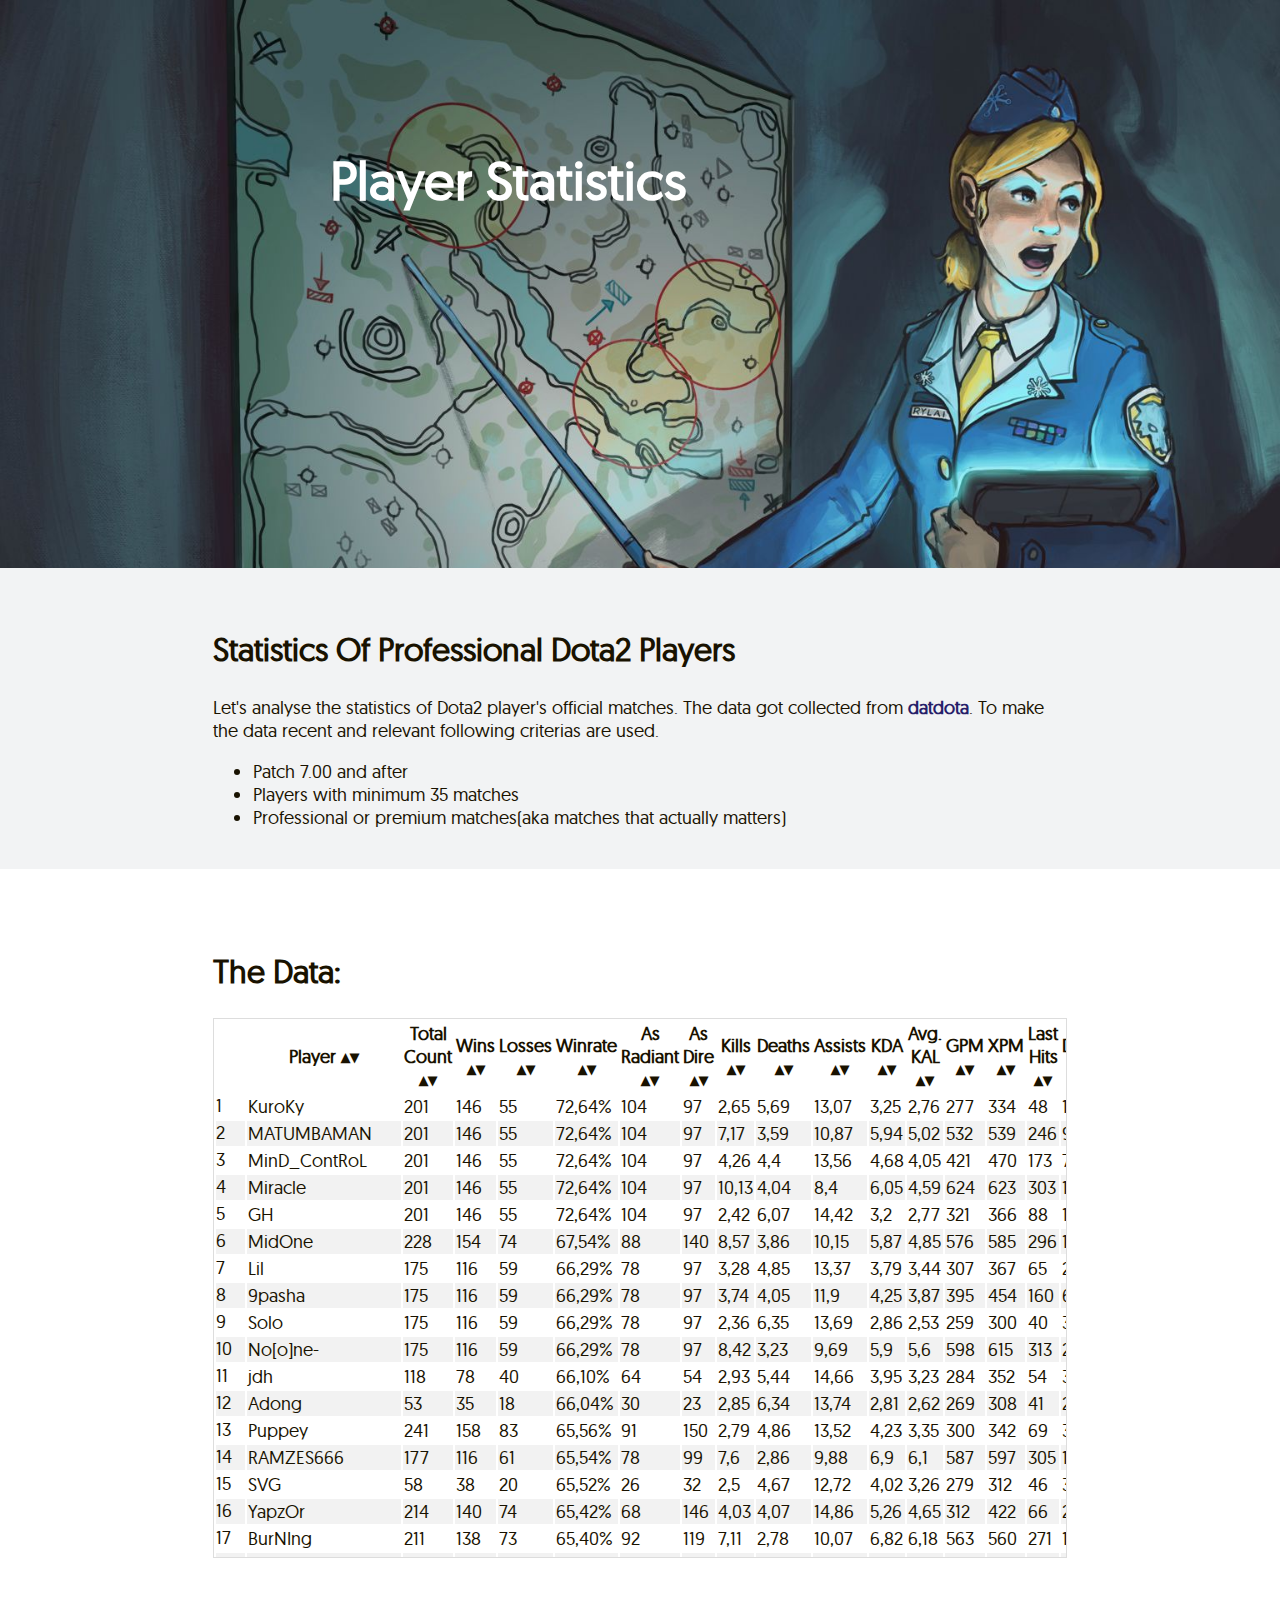
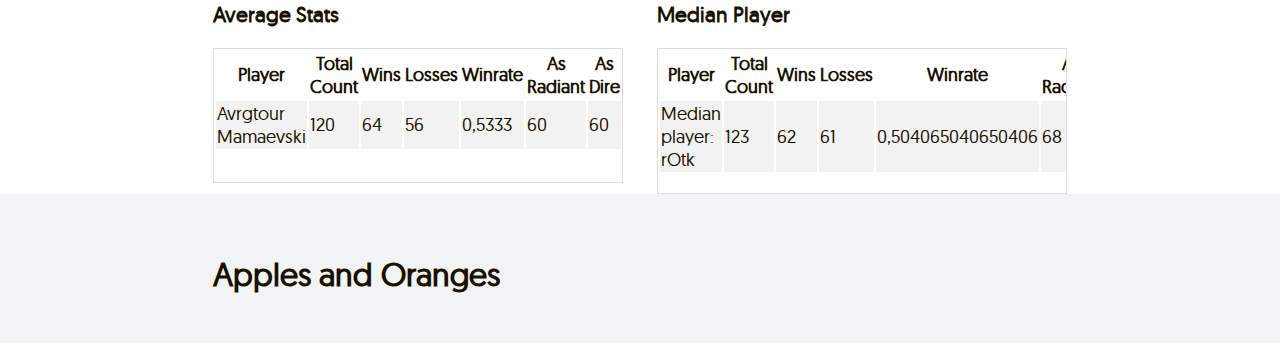
<file: backup.html>
<!DOCTYPE html>

<html lang="en">
<head>
	<title>Player Statistics</title>
	<meta charset="UTF-8" />
	<link rel="stylesheet" type="text/css" href="webfiles/stylesheet.css" />
	<link href = "webfiles/icon.png" rel="icon" type="image/png">
	<script src="webfiles/sorttable.js"></script>
</head>
<body>
	<div class="banner">
		<h1>Player Statistics</h1>
	</div>

	<section class="content">
		<h2>Statistics Of Professional Dota2 Players</h2>
		<p>Let's analyse the statistics of Dota2 player's official matches. The data got collected from <a href="https://www.datdota.com/" target="_blank">datdota</a>. To make the data recent and relevant following criterias are used.
		<ul>
			<li>Patch 7.00 and after</li>
			<li>Players with minimum 35 matches</li>
			<li>Professional or premium matches(aka matches that actually matters)</li>
		</ul>
		</p>
	</section>
	<section class="c2">
		<h2>The Data: </h2>
		<div class="grid">
			<table class="sortable">
				<tr>
					<th>Player</th>
					<th>Total Count</th>
					<th>Wins</th>
					<th>Losses</th>
					<th>Winrate</th>
					<th>As Radiant</th>
					<th>As Dire</th>
					<th>Kills</th>
					<th>Deaths</th>
					<th>Assists</th>
					<th>KDA</th>
					<th>Avg. KAL</th>
					<th>GPM</th>
					<th>XPM</th>
					<th>Last Hits</th>
					<th>Denies</th>
					<th>LVL</th>
					<th>HD</th>
					<th>TD</th>
					<th>HH</th>
					<th>GS</th>
				</tr>
				<tr>
					<td>KuroKy</td>
					<td>201</td>
					<td>146</td>
					<td>55</td>
					<td>72,64%</td>
					<td>104</td>
					<td>97</td>
					<td>2,65</td>
					<td>5,69</td>
					<td>13,07</td>
					<td>3,25</td>
					<td>2,76</td>
					<td>277</td>
					<td>334</td>
					<td>48</td>
					<td>1</td>
					<td>16</td>
					<td>7574</td>
					<td>338</td>
					<td>1410</td>
					<td>8762</td>
				</tr>
				<tr>
					<td>MATUMBAMAN</td>
					<td>201</td>
					<td>146</td>
					<td>55</td>
					<td>72,64%</td>
					<td>104</td>
					<td>97</td>
					<td>7,17</td>
					<td>3,59</td>
					<td>10,87</td>
					<td>5,94</td>
					<td>5,02</td>
					<td>532</td>
					<td>539</td>
					<td>246</td>
					<td>9</td>
					<td>21</td>
					<td>21645</td>
					<td>4869</td>
					<td>2175</td>
					<td>18043</td>
				</tr>
				<tr>
					<td>MinD_ContRoL</td>
					<td>201</td>
					<td>146</td>
					<td>55</td>
					<td>72,64%</td>
					<td>104</td>
					<td>97</td>
					<td>4,26</td>
					<td>4,4</td>
					<td>13,56</td>
					<td>4,68</td>
					<td>4,05</td>
					<td>421</td>
					<td>470</td>
					<td>173</td>
					<td>7</td>
					<td>20</td>
					<td>15228</td>
					<td>1757</td>
					<td>1188</td>
					<td>14103</td>
				</tr>
				<tr>
					<td>Miracle</td>
					<td>201</td>
					<td>146</td>
					<td>55</td>
					<td>72,64%</td>
					<td>104</td>
					<td>97</td>
					<td>10,13</td>
					<td>4,04</td>
					<td>8,4</td>
					<td>6,05</td>
					<td>4,59</td>
					<td>624</td>
					<td>623</td>
					<td>303</td>
					<td>19</td>
					<td>22</td>
					<td>24398</td>
					<td>4378</td>
					<td>253</td>
					<td>21910</td>
				</tr>
				<tr>
					<td>GH</td>
					<td>201</td>
					<td>146</td>
					<td>55</td>
					<td>72,64%</td>
					<td>104</td>
					<td>97</td>
					<td>2,42</td>
					<td>6,07</td>
					<td>14,42</td>
					<td>3,2</td>
					<td>2,77</td>
					<td>321</td>
					<td>366</td>
					<td>88</td>
					<td>1</td>
					<td>17</td>
					<td>11252</td>
					<td>370</td>
					<td>2119</td>
					<td>10132</td>
				</tr>
				<tr>
					<td>MidOne</td>
					<td>228</td>
					<td>154</td>
					<td>74</td>
					<td>67,54%</td>
					<td>88</td>
					<td>140</td>
					<td>8,57</td>
					<td>3,86</td>
					<td>10,15</td>
					<td>5,87</td>
					<td>4,85</td>
					<td>576</td>
					<td>585</td>
					<td>296</td>
					<td>13</td>
					<td>22</td>
					<td>24280</td>
					<td>3577</td>
					<td>195</td>
					<td>19791</td>
				</tr>
				<tr>
					<td>Lil</td>
					<td>175</td>
					<td>116</td>
					<td>59</td>
					<td>66,29%</td>
					<td>78</td>
					<td>97</td>
					<td>3,28</td>
					<td>4,85</td>
					<td>13,37</td>
					<td>3,79</td>
					<td>3,44</td>
					<td>307</td>
					<td>367</td>
					<td>65</td>
					<td>2</td>
					<td>17</td>
					<td>8540</td>
					<td>531</td>
					<td>1616</td>
					<td>10324</td>
				</tr>
				<tr>
					<td>9pasha</td>
					<td>175</td>
					<td>116</td>
					<td>59</td>
					<td>66,29%</td>
					<td>78</td>
					<td>97</td>
					<td>3,74</td>
					<td>4,05</td>
					<td>11,9</td>
					<td>4,25</td>
					<td>3,87</td>
					<td>395</td>
					<td>454</td>
					<td>160</td>
					<td>6</td>
					<td>19</td>
					<td>11978</td>
					<td>1044</td>
					<td>1261</td>
					<td>13503</td>
				</tr>
				<tr>
					<td>Solo</td>
					<td>175</td>
					<td>116</td>
					<td>59</td>
					<td>66,29%</td>
					<td>78</td>
					<td>97</td>
					<td>2,36</td>
					<td>6,35</td>
					<td>13,69</td>
					<td>2,86</td>
					<td>2,53</td>
					<td>259</td>
					<td>300</td>
					<td>40</td>
					<td>3</td>
					<td>15</td>
					<td>7661</td>
					<td>454</td>
					<td>1696</td>
					<td>8998</td>
				</tr>
				<tr>
					<td>No[o]ne-</td>
					<td>175</td>
					<td>116</td>
					<td>59</td>
					<td>66,29%</td>
					<td>78</td>
					<td>97</td>
					<td>8,42</td>
					<td>3,23</td>
					<td>9,69</td>
					<td>5,9</td>
					<td>5,6</td>
					<td>598</td>
					<td>615</td>
					<td>313</td>
					<td>20</td>
					<td>22</td>
					<td>23456</td>
					<td>4521</td>
					<td>284</td>
					<td>20597</td>
				</tr>
				<tr>
					<td>jdh</td>
					<td>118</td>
					<td>78</td>
					<td>40</td>
					<td>66,10%</td>
					<td>64</td>
					<td>54</td>
					<td>2,93</td>
					<td>5,44</td>
					<td>14,66</td>
					<td>3,95</td>
					<td>3,23</td>
					<td>284</td>
					<td>352</td>
					<td>54</td>
					<td>3</td>
					<td>16</td>
					<td>8788</td>
					<td>625</td>
					<td>2451</td>
					<td>8873</td>
				</tr>
				<tr>
					<td>Adong </td>
					<td>53</td>
					<td>35</td>
					<td>18</td>
					<td>66,04%</td>
					<td>30</td>
					<td>23</td>
					<td>2,85</td>
					<td>6,34</td>
					<td>13,74</td>
					<td>2,81</td>
					<td>2,62</td>
					<td>269</td>
					<td>308</td>
					<td>41</td>
					<td>2</td>
					<td>16</td>
					<td>7551</td>
					<td>380</td>
					<td>736</td>
					<td>8551</td>
				</tr>
				<tr>
					<td>Puppey</td>
					<td>241</td>
					<td>158</td>
					<td>83</td>
					<td>65,56%</td>
					<td>91</td>
					<td>150</td>
					<td>2,79</td>
					<td>4,86</td>
					<td>13,52</td>
					<td>4,23</td>
					<td>3,35</td>
					<td>300</td>
					<td>342</td>
					<td>69</td>
					<td>3</td>
					<td>17</td>
					<td>8019</td>
					<td>325</td>
					<td>1227</td>
					<td>9646</td>
				</tr>
				<tr>
					<td>RAMZES666</td>
					<td>177</td>
					<td>116</td>
					<td>61</td>
					<td>65,54%</td>
					<td>78</td>
					<td>99</td>
					<td>7,6</td>
					<td>2,86</td>
					<td>9,88</td>
					<td>6,9</td>
					<td>6,1</td>
					<td>587</td>
					<td>597</td>
					<td>305</td>
					<td>16</td>
					<td>22</td>
					<td>19306</td>
					<td>4543</td>
					<td>813</td>
					<td>20382</td>
				</tr>
				<tr>
					<td>SVG</td>
					<td>58</td>
					<td>38</td>
					<td>20</td>
					<td>65,52%</td>
					<td>26</td>
					<td>32</td>
					<td>2,5</td>
					<td>4,67</td>
					<td>12,72</td>
					<td>4,02</td>
					<td>3,26</td>
					<td>279</td>
					<td>312</td>
					<td>46</td>
					<td>3</td>
					<td>16</td>
					<td>8375</td>
					<td>311</td>
					<td>1451</td>
					<td>8926</td>
				</tr>
				<tr>
					<td>YapzOr</td>
					<td>214</td>
					<td>140</td>
					<td>74</td>
					<td>65,42%</td>
					<td>68</td>
					<td>146</td>
					<td>4,03</td>
					<td>4,07</td>
					<td>14,86</td>
					<td>5,26</td>
					<td>4,65</td>
					<td>312</td>
					<td>422</td>
					<td>66</td>
					<td>2</td>
					<td>19</td>
					<td>12799</td>
					<td>171</td>
					<td>527</td>
					<td>10814</td>
				</tr>
				<tr>
					<td>BurNIng</td>
					<td>211</td>
					<td>138</td>
					<td>73</td>
					<td>65,40%</td>
					<td>92</td>
					<td>119</td>
					<td>7,11</td>
					<td>2,78</td>
					<td>10,07</td>
					<td>6,82</td>
					<td>6,18</td>
					<td>563</td>
					<td>560</td>
					<td>271</td>
					<td>17</td>
					<td>21</td>
					<td>18404</td>
					<td>5483</td>
					<td>1057</td>
					<td>19400</td>
				</tr>
				<tr>
					<td>Guvara</td>
					<td>104</td>
					<td>68</td>
					<td>36</td>
					<td>65,38%</td>
					<td>43</td>
					<td>61</td>
					<td>4,57</td>
					<td>3,96</td>
					<td>12,74</td>
					<td>4,98</td>
					<td>4,37</td>
					<td>404</td>
					<td>473</td>
					<td>146</td>
					<td>6</td>
					<td>19</td>
					<td>12007</td>
					<td>883</td>
					<td>630</td>
					<td>13133</td>
				</tr>
				<tr>
					<td>XXSJ</td>
					<td>78</td>
					<td>50</td>
					<td>28</td>
					<td>64,10%</td>
					<td>59</td>
					<td>19</td>
					<td>2,49</td>
					<td>5,77</td>
					<td>12,54</td>
					<td>3,06</td>
					<td>2,6</td>
					<td>263</td>
					<td>302</td>
					<td>54</td>
					<td>2</td>
					<td>15</td>
					<td>8270</td>
					<td>1023</td>
					<td>993</td>
					<td>8358</td>
				</tr>
				<tr>
					<td>Fear</td>
					<td>44</td>
					<td>28</td>
					<td>16</td>
					<td>63,64%</td>
					<td>20</td>
					<td>24</td>
					<td>2,7</td>
					<td>4,14</td>
					<td>12,48</td>
					<td>3,97</td>
					<td>3,67</td>
					<td>255</td>
					<td>336</td>
					<td>52</td>
					<td>3</td>
					<td>16</td>
					<td>7764</td>
					<td>370</td>
					<td>93</td>
					<td>8653</td>
				</tr>
				<tr>
					<td>ddc</td>
					<td>256</td>
					<td>161</td>
					<td>95</td>
					<td>62,89%</td>
					<td>128</td>
					<td>128</td>
					<td>3,03</td>
					<td>3,95</td>
					<td>13,62</td>
					<td>4,75</td>
					<td>4,22</td>
					<td>260</td>
					<td>325</td>
					<td>39</td>
					<td>3</td>
					<td>16</td>
					<td>7310</td>
					<td>395</td>
					<td>1983</td>
					<td>8299</td>
				</tr>
				<tr>
					<td>JiaJia</td>
					<td>99</td>
					<td>62</td>
					<td>37</td>
					<td>62,63%</td>
					<td>55</td>
					<td>44</td>
					<td>7,29</td>
					<td>3,77</td>
					<td>8,61</td>
					<td>4,85</td>
					<td>4,22</td>
					<td>609</td>
					<td>597</td>
					<td>301</td>
					<td>17</td>
					<td>21</td>
					<td>19801</td>
					<td>4865</td>
					<td>221</td>
					<td>19751</td>
				</tr>
				<tr>
					<td>XiaoXiaoSala</td>
					<td>99</td>
					<td>62</td>
					<td>37</td>
					<td>62,63%</td>
					<td>55</td>
					<td>44</td>
					<td>3,28</td>
					<td>5,69</td>
					<td>13,42</td>
					<td>3,18</td>
					<td>2,94</td>
					<td>281</td>
					<td>353</td>
					<td>47</td>
					<td>6</td>
					<td>16</td>
					<td>8893</td>
					<td>416</td>
					<td>1425</td>
					<td>8550</td>
				</tr>
				<tr>
					<td>Maomao</td>
					<td>99</td>
					<td>62</td>
					<td>37</td>
					<td>62,63%</td>
					<td>55</td>
					<td>44</td>
					<td>7,95</td>
					<td>3,77</td>
					<td>9,31</td>
					<td>5,29</td>
					<td>4,58</td>
					<td>522</td>
					<td>564</td>
					<td>245</td>
					<td>11</td>
					<td>21</td>
					<td>21855</td>
					<td>2529</td>
					<td>559</td>
					<td>16731</td>
				</tr>
				<tr>
					<td>Zhezhi zhezhi</td>
					<td>56</td>
					<td>35</td>
					<td>21</td>
					<td>62,50%</td>
					<td>30</td>
					<td>26</td>
					<td>3,3</td>
					<td>5,29</td>
					<td>12,91</td>
					<td>3,35</td>
					<td>3,07</td>
					<td>272</td>
					<td>340</td>
					<td>38</td>
					<td>2</td>
					<td>16</td>
					<td>7631</td>
					<td>140</td>
					<td>1456</td>
					<td>8160</td>
				</tr>
				<tr>
					<td>yChen-</td>
					<td>109</td>
					<td>68</td>
					<td>41</td>
					<td>62,39%</td>
					<td>66</td>
					<td>43</td>
					<td>7,38</td>
					<td>4,29</td>
					<td>9,99</td>
					<td>4,33</td>
					<td>4,04</td>
					<td>532</td>
					<td>592</td>
					<td>253</td>
					<td>14</td>
					<td>21</td>
					<td>20868</td>
					<td>2274</td>
					<td>523</td>
					<td>17956</td>
				</tr>
				<tr>
					<td>Arteezy</td>
					<td>151</td>
					<td>94</td>
					<td>57</td>
					<td>62,25%</td>
					<td>82</td>
					<td>69</td>
					<td>7,03</td>
					<td>3,48</td>
					<td>10,17</td>
					<td>5,87</td>
					<td>4,95</td>
					<td>562</td>
					<td>568</td>
					<td>305</td>
					<td>15</td>
					<td>21</td>
					<td>21404</td>
					<td>4697</td>
					<td>1713</td>
					<td>19697</td>
				</tr>
				<tr>
					<td>SumaiL</td>
					<td>156</td>
					<td>97</td>
					<td>59</td>
					<td>62,18%</td>
					<td>83</td>
					<td>73</td>
					<td>8,65</td>
					<td>4,01</td>
					<td>9,79</td>
					<td>5,59</td>
					<td>4,6</td>
					<td>590</td>
					<td>593</td>
					<td>329</td>
					<td>19</td>
					<td>22</td>
					<td>25007</td>
					<td>2318</td>
					<td>376</td>
					<td>22020</td>
				</tr>
				<tr>
					<td>Cr1t-</td>
					<td>156</td>
					<td>97</td>
					<td>59</td>
					<td>62,18%</td>
					<td>83</td>
					<td>73</td>
					<td>2,55</td>
					<td>5,35</td>
					<td>13,76</td>
					<td>3,65</td>
					<td>3,05</td>
					<td>267</td>
					<td>335</td>
					<td>50</td>
					<td>2</td>
					<td>17</td>
					<td>8543</td>
					<td>383</td>
					<td>1662</td>
					<td>8974</td>
				</tr>
				<tr>
					<td>Universe</td>
					<td>156</td>
					<td>97</td>
					<td>59</td>
					<td>62,18%</td>
					<td>83</td>
					<td>73</td>
					<td>4,2</td>
					<td>3,22</td>
					<td>12,41</td>
					<td>5,51</td>
					<td>5,16</td>
					<td>395</td>
					<td>454</td>
					<td>174</td>
					<td>6</td>
					<td>20</td>
					<td>13763</td>
					<td>1834</td>
					<td>854</td>
					<td>13483</td>
				</tr>
				<tr>
					<td>Op</td>
					<td>248</td>
					<td>154</td>
					<td>94</td>
					<td>62,10%</td>
					<td>116</td>
					<td>132</td>
					<td>6,76</td>
					<td>4,12</td>
					<td>10,15</td>
					<td>4,69</td>
					<td>4,1</td>
					<td>557</td>
					<td>578</td>
					<td>292</td>
					<td>14</td>
					<td>22</td>
					<td>21091</td>
					<td>3209</td>
					<td>797</td>
					<td>18908</td>
				</tr>
				<tr>
					<td>Boboka.Rr</td>
					<td>248</td>
					<td>154</td>
					<td>94</td>
					<td>62,10%</td>
					<td>116</td>
					<td>132</td>
					<td>3,71</td>
					<td>5,21</td>
					<td>13,42</td>
					<td>3,62</td>
					<td>3,29</td>
					<td>301</td>
					<td>374</td>
					<td>64</td>
					<td>3</td>
					<td>18</td>
					<td>9527</td>
					<td>394</td>
					<td>808</td>
					<td>10480</td>
				</tr>
				<tr>
					<td>Q</td>
					<td>248</td>
					<td>154</td>
					<td>94</td>
					<td>62,10%</td>
					<td>116</td>
					<td>132</td>
					<td>2,76</td>
					<td>5,35</td>
					<td>13,67</td>
					<td>3,58</td>
					<td>3,07</td>
					<td>292</td>
					<td>361</td>
					<td>65</td>
					<td>3</td>
					<td>17</td>
					<td>8531</td>
					<td>560</td>
					<td>1953</td>
					<td>9798</td>
				</tr>
				<tr>
					<td>Xxs</td>
					<td>248</td>
					<td>154</td>
					<td>94</td>
					<td>62,10%</td>
					<td>116</td>
					<td>132</td>
					<td>3,94</td>
					<td>4,06</td>
					<td>11,8</td>
					<td>4,49</td>
					<td>3,87</td>
					<td>411</td>
					<td>468</td>
					<td>174</td>
					<td>5</td>
					<td>20</td>
					<td>12272</td>
					<td>929</td>
					<td>501</td>
					<td>14262</td>
				</tr>
				<tr>
					<td>kaidou</td>
					<td>87</td>
					<td>54</td>
					<td>33</td>
					<td>62,07%</td>
					<td>49</td>
					<td>38</td>
					<td>4,2</td>
					<td>5,39</td>
					<td>12,85</td>
					<td>3,79</td>
					<td>3,16</td>
					<td>404</td>
					<td>460</td>
					<td>159</td>
					<td>5</td>
					<td>19</td>
					<td>15510</td>
					<td>921</td>
					<td>677</td>
					<td>12550</td>
				</tr>
				<tr>
					<td>FATA-</td>
					<td>181</td>
					<td>112</td>
					<td>69</td>
					<td>61,88%</td>
					<td>85</td>
					<td>96</td>
					<td>7,08</td>
					<td>4,06</td>
					<td>10,54</td>
					<td>4,97</td>
					<td>4,34</td>
					<td>538</td>
					<td>563</td>
					<td>294</td>
					<td>10</td>
					<td>22</td>
					<td>23133</td>
					<td>2914</td>
					<td>517</td>
					<td>19386</td>
				</tr>
				<tr>
					<td>ah fu</td>
					<td>260</td>
					<td>160</td>
					<td>100</td>
					<td>61,54%</td>
					<td>118</td>
					<td>142</td>
					<td>2,57</td>
					<td>5,23</td>
					<td>14,04</td>
					<td>3,67</td>
					<td>3,17</td>
					<td>270</td>
					<td>336</td>
					<td>44</td>
					<td>2</td>
					<td>16</td>
					<td>8148</td>
					<td>328</td>
					<td>481</td>
					<td>8832</td>
				</tr>
				<tr>
					<td>Aui_2000</td>
					<td>143</td>
					<td>88</td>
					<td>55</td>
					<td>61,54%</td>
					<td>81</td>
					<td>62</td>
					<td>5,01</td>
					<td>3,23</td>
					<td>10,82</td>
					<td>5,54</td>
					<td>4,9</td>
					<td>408</td>
					<td>436</td>
					<td>161</td>
					<td>8</td>
					<td>19</td>
					<td>13404</td>
					<td>2244</td>
					<td>722</td>
					<td>14287</td>
				</tr>
				<tr>
					<td>ryOyr</td>
					<td>119</td>
					<td>73</td>
					<td>46</td>
					<td>61,34%</td>
					<td>74</td>
					<td>45</td>
					<td>2,44</td>
					<td>5,1</td>
					<td>13,45</td>
					<td>3,84</td>
					<td>3,11</td>
					<td>291</td>
					<td>328</td>
					<td>59</td>
					<td>2</td>
					<td>17</td>
					<td>7557</td>
					<td>375</td>
					<td>2423</td>
					<td>10184</td>
				</tr>
				<tr>
					<td>zai</td>
					<td>191</td>
					<td>117</td>
					<td>74</td>
					<td>61,26%</td>
					<td>101</td>
					<td>90</td>
					<td>3,7</td>
					<td>5,03</td>
					<td>13,17</td>
					<td>3,96</td>
					<td>3,36</td>
					<td>339</td>
					<td>398</td>
					<td>119</td>
					<td>3</td>
					<td>18</td>
					<td>11594</td>
					<td>921</td>
					<td>1202</td>
					<td>11716</td>
				</tr>
				<tr>
					<td>old LaNm</td>
					<td>178</td>
					<td>109</td>
					<td>69</td>
					<td>61,24%</td>
					<td>127</td>
					<td>51</td>
					<td>3,09</td>
					<td>5,89</td>
					<td>15,29</td>
					<td>3,38</td>
					<td>3,12</td>
					<td>285</td>
					<td>386</td>
					<td>64</td>
					<td>3</td>
					<td>17</td>
					<td>9134</td>
					<td>491</td>
					<td>624</td>
					<td>9365</td>
				</tr>
				<tr>
					<td>NaNa</td>
					<td>206</td>
					<td>126</td>
					<td>80</td>
					<td>61,17%</td>
					<td>112</td>
					<td>94</td>
					<td>8,28</td>
					<td>4,25</td>
					<td>9,24</td>
					<td>4,92</td>
					<td>4,12</td>
					<td>576</td>
					<td>584</td>
					<td>269</td>
					<td>15</td>
					<td>22</td>
					<td>22209</td>
					<td>3141</td>
					<td>388</td>
					<td>19323</td>
				</tr>
				<tr>
					<td>897</td>
					<td>121</td>
					<td>74</td>
					<td>47</td>
					<td>61,16%</td>
					<td>78</td>
					<td>43</td>
					<td>8,28</td>
					<td>4,35</td>
					<td>9,94</td>
					<td>4,84</td>
					<td>4,19</td>
					<td>615</td>
					<td>639</td>
					<td>294</td>
					<td>21</td>
					<td>22</td>
					<td>23450</td>
					<td>3847</td>
					<td>401</td>
					<td>20136</td>
				</tr>
				<tr>
					<td>prettyhaw</td>
					<td>121</td>
					<td>74</td>
					<td>47</td>
					<td>61,16%</td>
					<td>78</td>
					<td>43</td>
					<td>3,74</td>
					<td>6,07</td>
					<td>13,49</td>
					<td>3,34</td>
					<td>2,84</td>
					<td>286</td>
					<td>347</td>
					<td>46</td>
					<td>2</td>
					<td>16</td>
					<td>8854</td>
					<td>805</td>
					<td>1074</td>
					<td>8739</td>
				</tr>
				<tr>
					<td>XinQ</td>
					<td>121</td>
					<td>74</td>
					<td>47</td>
					<td>61,16%</td>
					<td>78</td>
					<td>43</td>
					<td>6,15</td>
					<td>4,45</td>
					<td>11,78</td>
					<td>5,02</td>
					<td>4,02</td>
					<td>475</td>
					<td>519</td>
					<td>193</td>
					<td>10</td>
					<td>20</td>
					<td>16598</td>
					<td>2089</td>
					<td>255</td>
					<td>16266</td>
				</tr>
				<tr>
					<td>huuhk</td>
					<td>121</td>
					<td>74</td>
					<td>47</td>
					<td>61,16%</td>
					<td>78</td>
					<td>43</td>
					<td>3,5</td>
					<td>6,73</td>
					<td>14,79</td>
					<td>3,1</td>
					<td>2,72</td>
					<td>307</td>
					<td>364</td>
					<td>63</td>
					<td>3</td>
					<td>17</td>
					<td>10334</td>
					<td>310</td>
					<td>424</td>
					<td>9545</td>
				</tr>
				<tr>
					<td>Ace</td>
					<td>180</td>
					<td>110</td>
					<td>70</td>
					<td>61,11%</td>
					<td>55</td>
					<td>125</td>
					<td>7,15</td>
					<td>3,69</td>
					<td>9,89</td>
					<td>5,48</td>
					<td>4,61</td>
					<td>582</td>
					<td>590</td>
					<td>310</td>
					<td>12</td>
					<td>22</td>
					<td>21528</td>
					<td>4569</td>
					<td>750</td>
					<td>19761</td>
				</tr>
				<tr>
					<td>JoHnNy</td>
					<td>41</td>
					<td>25</td>
					<td>16</td>
					<td>60,98%</td>
					<td>19</td>
					<td>22</td>
					<td>3,98</td>
					<td>5,15</td>
					<td>14,59</td>
					<td>3,64</td>
					<td>3,61</td>
					<td>302</td>
					<td>386</td>
					<td>74</td>
					<td>4</td>
					<td>18</td>
					<td>9861</td>
					<td>406</td>
					<td>1655</td>
					<td>10402</td>
				</tr>
				<tr>
					<td>CCnC</td>
					<td>128</td>
					<td>78</td>
					<td>50</td>
					<td>60,94%</td>
					<td>55</td>
					<td>73</td>
					<td>7,21</td>
					<td>4,06</td>
					<td>9,18</td>
					<td>4,71</td>
					<td>4,03</td>
					<td>525</td>
					<td>564</td>
					<td>278</td>
					<td>14</td>
					<td>21</td>
					<td>20344</td>
					<td>3543</td>
					<td>279</td>
					<td>17576</td>
				</tr>
				<tr>
					<td>Ben</td>
					<td>46</td>
					<td>28</td>
					<td>18</td>
					<td>60,87%</td>
					<td>24</td>
					<td>22</td>
					<td>3,7</td>
					<td>5,37</td>
					<td>10,24</td>
					<td>2,99</td>
					<td>2,6</td>
					<td>406</td>
					<td>433</td>
					<td>150</td>
					<td>6</td>
					<td>19</td>
					<td>11689</td>
					<td>507</td>
					<td>701</td>
					<td>12324</td>
				</tr>
				<tr>
					<td>1437</td>
					<td>175</td>
					<td>106</td>
					<td>69</td>
					<td>60,57%</td>
					<td>71</td>
					<td>104</td>
					<td>3,01</td>
					<td>5,38</td>
					<td>12,63</td>
					<td>3,31</td>
					<td>2,91</td>
					<td>311</td>
					<td>364</td>
					<td>90</td>
					<td>2</td>
					<td>18</td>
					<td>8467</td>
					<td>936</td>
					<td>1558</td>
					<td>10713</td>
				</tr>
				<tr>
					<td>n0tail</td>
					<td>187</td>
					<td>113</td>
					<td>74</td>
					<td>60,43%</td>
					<td>108</td>
					<td>79</td>
					<td>5,91</td>
					<td>4,89</td>
					<td>11,96</td>
					<td>4,55</td>
					<td>3,65</td>
					<td>515</td>
					<td>508</td>
					<td>270</td>
					<td>11</td>
					<td>21</td>
					<td>21357</td>
					<td>3443</td>
					<td>525</td>
					<td>18865</td>
				</tr>
				<tr>
					<td>s4</td>
					<td>187</td>
					<td>113</td>
					<td>74</td>
					<td>60,43%</td>
					<td>108</td>
					<td>79</td>
					<td>4,76</td>
					<td>4,97</td>
					<td>12,86</td>
					<td>4,15</td>
					<td>3,54</td>
					<td>379</td>
					<td>456</td>
					<td>158</td>
					<td>9</td>
					<td>20</td>
					<td>15109</td>
					<td>1271</td>
					<td>548</td>
					<td>13048</td>
				</tr>
				<tr>
					<td>343</td>
					<td>83</td>
					<td>50</td>
					<td>33</td>
					<td>60,24%</td>
					<td>38</td>
					<td>45</td>
					<td>2,55</td>
					<td>5,17</td>
					<td>13,59</td>
					<td>3,73</td>
					<td>3,12</td>
					<td>285</td>
					<td>346</td>
					<td>59</td>
					<td>2</td>
					<td>17</td>
					<td>8070</td>
					<td>191</td>
					<td>1262</td>
					<td>10040</td>
				</tr>
				<tr>
					<td>Fly</td>
					<td>181</td>
					<td>109</td>
					<td>72</td>
					<td>60,22%</td>
					<td>106</td>
					<td>75</td>
					<td>3,37</td>
					<td>5,46</td>
					<td>13,9</td>
					<td>3,93</td>
					<td>3,16</td>
					<td>293</td>
					<td>360</td>
					<td>68</td>
					<td>3</td>
					<td>18</td>
					<td>9522</td>
					<td>545</td>
					<td>2421</td>
					<td>10153</td>
				</tr>
				<tr>
					<td>JerAx</td>
					<td>188</td>
					<td>113</td>
					<td>75</td>
					<td>60,11%</td>
					<td>108</td>
					<td>80</td>
					<td>3,11</td>
					<td>5,69</td>
					<td>14,44</td>
					<td>3,5</td>
					<td>3,09</td>
					<td>294</td>
					<td>368</td>
					<td>68</td>
					<td>2</td>
					<td>18</td>
					<td>10357</td>
					<td>293</td>
					<td>669</td>
					<td>10485</td>
				</tr>
				<tr>
					<td>Ori</td>
					<td>235</td>
					<td>141</td>
					<td>94</td>
					<td>60,00%</td>
					<td>182</td>
					<td>53</td>
					<td>8,49</td>
					<td>3,21</td>
					<td>9,79</td>
					<td>6,13</td>
					<td>5,69</td>
					<td>544</td>
					<td>583</td>
					<td>268</td>
					<td>13</td>
					<td>22</td>
					<td>21675</td>
					<td>3052</td>
					<td>304</td>
					<td>18348</td>
				</tr>
				<tr>
					<td>Raven</td>
					<td>225</td>
					<td>135</td>
					<td>90</td>
					<td>60,00%</td>
					<td>116</td>
					<td>109</td>
					<td>7,98</td>
					<td>2,92</td>
					<td>9,81</td>
					<td>6,59</td>
					<td>6,09</td>
					<td>583</td>
					<td>556</td>
					<td>313</td>
					<td>9</td>
					<td>22</td>
					<td>21813</td>
					<td>5663</td>
					<td>772</td>
					<td>21015</td>
				</tr>
				<tr>
					<td>Kuku</td>
					<td>225</td>
					<td>135</td>
					<td>90</td>
					<td>60,00%</td>
					<td>116</td>
					<td>109</td>
					<td>8,61</td>
					<td>4,74</td>
					<td>9,52</td>
					<td>4,59</td>
					<td>3,82</td>
					<td>578</td>
					<td>588</td>
					<td>305</td>
					<td>15</td>
					<td>22</td>
					<td>25107</td>
					<td>2960</td>
					<td>411</td>
					<td>20810</td>
				</tr>
				<tr>
					<td>Sam H</td>
					<td>225</td>
					<td>135</td>
					<td>90</td>
					<td>60,00%</td>
					<td>116</td>
					<td>109</td>
					<td>3,52</td>
					<td>5,19</td>
					<td>13,11</td>
					<td>3,71</td>
					<td>3,2</td>
					<td>376</td>
					<td>435</td>
					<td>140</td>
					<td>6</td>
					<td>19</td>
					<td>12798</td>
					<td>728</td>
					<td>840</td>
					<td>12977</td>
				</tr>
				<tr>
					<td>TIMS</td>
					<td>225</td>
					<td>135</td>
					<td>90</td>
					<td>60,00%</td>
					<td>116</td>
					<td>109</td>
					<td>2,81</td>
					<td>5,73</td>
					<td>14,32</td>
					<td>3,46</td>
					<td>2,99</td>
					<td>294</td>
					<td>382</td>
					<td>61</td>
					<td>1</td>
					<td>18</td>
					<td>9220</td>
					<td>292</td>
					<td>1216</td>
					<td>10349</td>
				</tr>
				<tr>
					<td>old eLeVeN</td>
					<td>256</td>
					<td>153</td>
					<td>103</td>
					<td>59,77%</td>
					<td>149</td>
					<td>107</td>
					<td>4,37</td>
					<td>5,79</td>
					<td>12,02</td>
					<td>3,42</td>
					<td>2,83</td>
					<td>414</td>
					<td>501</td>
					<td>177</td>
					<td>8</td>
					<td>20</td>
					<td>13603</td>
					<td>1118</td>
					<td>561</td>
					<td>13311</td>
				</tr>
				<tr>
					<td>SuN</td>
					<td>77</td>
					<td>46</td>
					<td>31</td>
					<td>59,74%</td>
					<td>42</td>
					<td>35</td>
					<td>4,53</td>
					<td>4,91</td>
					<td>11,01</td>
					<td>3,76</td>
					<td>3,17</td>
					<td>421</td>
					<td>445</td>
					<td>158</td>
					<td>13</td>
					<td>18</td>
					<td>13759</td>
					<td>2096</td>
					<td>589</td>
					<td>13512</td>
				</tr>
				<tr>
					<td>Ame</td>
					<td>235</td>
					<td>140</td>
					<td>95</td>
					<td>59,57%</td>
					<td>98</td>
					<td>137</td>
					<td>6,94</td>
					<td>3,47</td>
					<td>9,32</td>
					<td>5,36</td>
					<td>4,68</td>
					<td>582</td>
					<td>593</td>
					<td>311</td>
					<td>14</td>
					<td>22</td>
					<td>20661</td>
					<td>4056</td>
					<td>244</td>
					<td>20508</td>
				</tr>
				<tr>
					<td>MP</td>
					<td>230</td>
					<td>137</td>
					<td>93</td>
					<td>59,57%</td>
					<td>95</td>
					<td>135</td>
					<td>6,67</td>
					<td>3,93</td>
					<td>10,06</td>
					<td>5,17</td>
					<td>4,26</td>
					<td>495</td>
					<td>517</td>
					<td>237</td>
					<td>13</td>
					<td>20</td>
					<td>18436</td>
					<td>3720</td>
					<td>924</td>
					<td>16705</td>
				</tr>
				<tr>
					<td>ana</td>
					<td>123</td>
					<td>73</td>
					<td>50</td>
					<td>59,35%</td>
					<td>67</td>
					<td>56</td>
					<td>8,81</td>
					<td>4,97</td>
					<td>9,9</td>
					<td>4,68</td>
					<td>3,77</td>
					<td>610</td>
					<td>590</td>
					<td>315</td>
					<td>9</td>
					<td>23</td>
					<td>24952</td>
					<td>3879</td>
					<td>304</td>
					<td>22245</td>
				</tr>
				<tr>
					<td>Feb</td>
					<td>91</td>
					<td>54</td>
					<td>37</td>
					<td>59,34%</td>
					<td>42</td>
					<td>49</td>
					<td>7,95</td>
					<td>4,56</td>
					<td>9,74</td>
					<td>4,63</td>
					<td>3,88</td>
					<td>570</td>
					<td>586</td>
					<td>296</td>
					<td>20</td>
					<td>22</td>
					<td>22098</td>
					<td>2600</td>
					<td>326</td>
					<td>20150</td>
				</tr>
				<tr>
					<td>Jabz</td>
					<td>226</td>
					<td>134</td>
					<td>92</td>
					<td>59,29%</td>
					<td>113</td>
					<td>113</td>
					<td>5,35</td>
					<td>4,75</td>
					<td>12,51</td>
					<td>4,38</td>
					<td>3,76</td>
					<td>414</td>
					<td>450</td>
					<td>151</td>
					<td>5</td>
					<td>19</td>
					<td>16304</td>
					<td>1242</td>
					<td>560</td>
					<td>14364</td>
				</tr>
				<tr>
					<td>iceiceice</td>
					<td>226</td>
					<td>134</td>
					<td>92</td>
					<td>59,29%</td>
					<td>113</td>
					<td>113</td>
					<td>4,64</td>
					<td>4,84</td>
					<td>11,6</td>
					<td>4,12</td>
					<td>3,35</td>
					<td>470</td>
					<td>520</td>
					<td>218</td>
					<td>9</td>
					<td>21</td>
					<td>17331</td>
					<td>1806</td>
					<td>675</td>
					<td>16487</td>
				</tr>
				<tr>
					<td>pieliedie</td>
					<td>216</td>
					<td>128</td>
					<td>88</td>
					<td>59,26%</td>
					<td>132</td>
					<td>84</td>
					<td>2,01</td>
					<td>5</td>
					<td>12,35</td>
					<td>3,46</td>
					<td>2,87</td>
					<td>266</td>
					<td>316</td>
					<td>58</td>
					<td>3</td>
					<td>16</td>
					<td>8272</td>
					<td>419</td>
					<td>2549</td>
					<td>9130</td>
				</tr>
				<tr>
					<td>MSS</td>
					<td>211</td>
					<td>125</td>
					<td>86</td>
					<td>59,24%</td>
					<td>123</td>
					<td>88</td>
					<td>5,1</td>
					<td>3,87</td>
					<td>11,93</td>
					<td>5,19</td>
					<td>4,4</td>
					<td>399</td>
					<td>451</td>
					<td>163</td>
					<td>8</td>
					<td>19</td>
					<td>14584</td>
					<td>1108</td>
					<td>552</td>
					<td>13620</td>
				</tr>
				<tr>
					<td>LuLu^^</td>
					<td>49</td>
					<td>29</td>
					<td>20</td>
					<td>59,18%</td>
					<td>19</td>
					<td>30</td>
					<td>6,86</td>
					<td>3,94</td>
					<td>8,94</td>
					<td>5,98</td>
					<td>4,01</td>
					<td>507</td>
					<td>551</td>
					<td>230</td>
					<td>21</td>
					<td>21</td>
					<td>17137</td>
					<td>3463</td>
					<td>340</td>
					<td>16410</td>
				</tr>
				<tr>
					<td>Patos</td>
					<td>117</td>
					<td>69</td>
					<td>48</td>
					<td>58,97%</td>
					<td>76</td>
					<td>41</td>
					<td>3,86</td>
					<td>5,47</td>
					<td>12,74</td>
					<td>3,7</td>
					<td>3,04</td>
					<td>397</td>
					<td>464</td>
					<td>162</td>
					<td>4</td>
					<td>20</td>
					<td>13279</td>
					<td>1151</td>
					<td>507</td>
					<td>13337</td>
				</tr>
				<tr>
					<td>Fonte</td>
					<td>112</td>
					<td>66</td>
					<td>46</td>
					<td>58,93%</td>
					<td>77</td>
					<td>35</td>
					<td>7,31</td>
					<td>2,82</td>
					<td>8,79</td>
					<td>6,96</td>
					<td>5,71</td>
					<td>569</td>
					<td>562</td>
					<td>265</td>
					<td>17</td>
					<td>21</td>
					<td>17777</td>
					<td>4254</td>
					<td>1283</td>
					<td>18150</td>
				</tr>
				<tr>
					<td>StiNGer</td>
					<td>56</td>
					<td>33</td>
					<td>23</td>
					<td>58,93%</td>
					<td>28</td>
					<td>28</td>
					<td>2,27</td>
					<td>5,45</td>
					<td>12,68</td>
					<td>3,46</td>
					<td>2,74</td>
					<td>315</td>
					<td>317</td>
					<td>47</td>
					<td>3</td>
					<td>15</td>
					<td>6467</td>
					<td>393</td>
					<td>1679</td>
					<td>8769</td>
				</tr>
				<tr>
					<td>Saksa</td>
					<td>145</td>
					<td>85</td>
					<td>60</td>
					<td>58,62%</td>
					<td>85</td>
					<td>60</td>
					<td>2,61</td>
					<td>5,63</td>
					<td>13,25</td>
					<td>3,5</td>
					<td>2,82</td>
					<td>301</td>
					<td>341</td>
					<td>72</td>
					<td>2</td>
					<td>17</td>
					<td>8650</td>
					<td>655</td>
					<td>1884</td>
					<td>10051</td>
				</tr>
				<tr>
					<td>Xz</td>
					<td>70</td>
					<td>41</td>
					<td>29</td>
					<td>58,57%</td>
					<td>37</td>
					<td>33</td>
					<td>2,44</td>
					<td>5,51</td>
					<td>13,24</td>
					<td>3,23</td>
					<td>2,84</td>
					<td>325</td>
					<td>369</td>
					<td>94</td>
					<td>3</td>
					<td>18</td>
					<td>8644</td>
					<td>730</td>
					<td>1208</td>
					<td>10937</td>
				</tr>
				<tr>
					<td>Faith</td>
					<td>272</td>
					<td>159</td>
					<td>113</td>
					<td>58,46%</td>
					<td>150</td>
					<td>122</td>
					<td>2,93</td>
					<td>5,67</td>
					<td>13,42</td>
					<td>3,29</td>
					<td>2,89</td>
					<td>277</td>
					<td>355</td>
					<td>63</td>
					<td>2</td>
					<td>17</td>
					<td>8156</td>
					<td>586</td>
					<td>1619</td>
					<td>9300</td>
				</tr>
				<tr>
					<td>Moogy</td>
					<td>272</td>
					<td>159</td>
					<td>113</td>
					<td>58,46%</td>
					<td>150</td>
					<td>122</td>
					<td>7,55</td>
					<td>3,42</td>
					<td>9,67</td>
					<td>5,85</td>
					<td>5,03</td>
					<td>535</td>
					<td>556</td>
					<td>282</td>
					<td>16</td>
					<td>22</td>
					<td>19124</td>
					<td>3727</td>
					<td>578</td>
					<td>19029</td>
				</tr>
				<tr>
					<td>Sccc</td>
					<td>272</td>
					<td>159</td>
					<td>113</td>
					<td>58,46%</td>
					<td>150</td>
					<td>122</td>
					<td>8,78</td>
					<td>3,64</td>
					<td>9,66</td>
					<td>5,71</td>
					<td>5,07</td>
					<td>613</td>
					<td>607</td>
					<td>346</td>
					<td>17</td>
					<td>22</td>
					<td>24476</td>
					<td>3890</td>
					<td>246</td>
					<td>21886</td>
				</tr>
				<tr>
					<td>kpii</td>
					<td>272</td>
					<td>159</td>
					<td>113</td>
					<td>58,46%</td>
					<td>150</td>
					<td>122</td>
					<td>3,14</td>
					<td>4,34</td>
					<td>11,91</td>
					<td>4,12</td>
					<td>3,47</td>
					<td>389</td>
					<td>462</td>
					<td>177</td>
					<td>8</td>
					<td>20</td>
					<td>12332</td>
					<td>922</td>
					<td>841</td>
					<td>13499</td>
				</tr>
				<tr>
					<td>kaka</td>
					<td>272</td>
					<td>159</td>
					<td>113</td>
					<td>58,46%</td>
					<td>150</td>
					<td>122</td>
					<td>2,84</td>
					<td>6,19</td>
					<td>14,11</td>
					<td>3,13</td>
					<td>2,74</td>
					<td>303</td>
					<td>387</td>
					<td>77</td>
					<td>2</td>
					<td>18</td>
					<td>9933</td>
					<td>216</td>
					<td>566</td>
					<td>10418</td>
				</tr>
				<tr>
					<td>EternaLEnVy</td>
					<td>209</td>
					<td>122</td>
					<td>87</td>
					<td>58,37%</td>
					<td>123</td>
					<td>86</td>
					<td>5,59</td>
					<td>3,51</td>
					<td>9,99</td>
					<td>5,59</td>
					<td>4,44</td>
					<td>537</td>
					<td>544</td>
					<td>296</td>
					<td>14</td>
					<td>21</td>
					<td>18860</td>
					<td>3219</td>
					<td>466</td>
					<td>19649</td>
				</tr>
				<tr>
					<td>Maybe</td>
					<td>276</td>
					<td>161</td>
					<td>115</td>
					<td>58,33%</td>
					<td>111</td>
					<td>165</td>
					<td>9,17</td>
					<td>4,38</td>
					<td>8,87</td>
					<td>5,05</td>
					<td>4,12</td>
					<td>566</td>
					<td>600</td>
					<td>293</td>
					<td>14</td>
					<td>22</td>
					<td>23062</td>
					<td>3373</td>
					<td>276</td>
					<td>19874</td>
				</tr>
				<tr>
					<td>MiSeRy</td>
					<td>211</td>
					<td>123</td>
					<td>88</td>
					<td>58,29%</td>
					<td>114</td>
					<td>97</td>
					<td>2,84</td>
					<td>5,6</td>
					<td>13</td>
					<td>3,22</td>
					<td>2,83</td>
					<td>304</td>
					<td>358</td>
					<td>71</td>
					<td>3</td>
					<td>17</td>
					<td>9298</td>
					<td>558</td>
					<td>435</td>
					<td>10257</td>
				</tr>
				<tr>
					<td>Yao</td>
					<td>261</td>
					<td>152</td>
					<td>109</td>
					<td>58,24%</td>
					<td>102</td>
					<td>159</td>
					<td>2,63</td>
					<td>5,97</td>
					<td>13,19</td>
					<td>3,22</td>
					<td>2,65</td>
					<td>276</td>
					<td>336</td>
					<td>60</td>
					<td>3</td>
					<td>16</td>
					<td>8528</td>
					<td>579</td>
					<td>900</td>
					<td>9263</td>
				</tr>
				<tr>
					<td>Chappie</td>
					<td>184</td>
					<td>107</td>
					<td>77</td>
					<td>58,15%</td>
					<td>90</td>
					<td>94</td>
					<td>7,79</td>
					<td>4</td>
					<td>10,02</td>
					<td>5,05</td>
					<td>4,45</td>
					<td>590</td>
					<td>601</td>
					<td>332</td>
					<td>12</td>
					<td>22</td>
					<td>23364</td>
					<td>4608</td>
					<td>363</td>
					<td>21958</td>
				</tr>
				<tr>
					<td>ninjaboogie</td>
					<td>215</td>
					<td>125</td>
					<td>90</td>
					<td>58,14%</td>
					<td>110</td>
					<td>105</td>
					<td>2,92</td>
					<td>4,8</td>
					<td>12,87</td>
					<td>3,77</td>
					<td>3,29</td>
					<td>285</td>
					<td>342</td>
					<td>61</td>
					<td>3</td>
					<td>17</td>
					<td>8012</td>
					<td>391</td>
					<td>1416</td>
					<td>9818</td>
				</tr>
				<tr>
					<td>Super</td>
					<td>246</td>
					<td>143</td>
					<td>103</td>
					<td>58,13%</td>
					<td>112</td>
					<td>134</td>
					<td>7,24</td>
					<td>4,29</td>
					<td>10,27</td>
					<td>5,1</td>
					<td>4,08</td>
					<td>530</td>
					<td>556</td>
					<td>269</td>
					<td>12</td>
					<td>21</td>
					<td>20010</td>
					<td>3594</td>
					<td>385</td>
					<td>18161</td>
				</tr>
				<tr>
					<td>Monet</td>
					<td>246</td>
					<td>143</td>
					<td>103</td>
					<td>58,13%</td>
					<td>112</td>
					<td>134</td>
					<td>7,72</td>
					<td>3,04</td>
					<td>9,58</td>
					<td>6,68</td>
					<td>5,68</td>
					<td>541</td>
					<td>549</td>
					<td>260</td>
					<td>18</td>
					<td>21</td>
					<td>19229</td>
					<td>4377</td>
					<td>831</td>
					<td>18978</td>
				</tr>
				<tr>
					<td>876</td>
					<td>76</td>
					<td>44</td>
					<td>32</td>
					<td>57,89%</td>
					<td>27</td>
					<td>49</td>
					<td>3,41</td>
					<td>6,14</td>
					<td>13,86</td>
					<td>3,09</td>
					<td>2,81</td>
					<td>279</td>
					<td>371</td>
					<td>45</td>
					<td>3</td>
					<td>17</td>
					<td>10305</td>
					<td>259</td>
					<td>571</td>
					<td>9116</td>
				</tr>
				<tr>
					<td>Victoria</td>
					<td>263</td>
					<td>152</td>
					<td>111</td>
					<td>57,79%</td>
					<td>107</td>
					<td>156</td>
					<td>2,93</td>
					<td>5,86</td>
					<td>13,81</td>
					<td>3,32</td>
					<td>2,86</td>
					<td>274</td>
					<td>341</td>
					<td>54</td>
					<td>2</td>
					<td>17</td>
					<td>8677</td>
					<td>216</td>
					<td>632</td>
					<td>9124</td>
				</tr>
				<tr>
					<td>Swallow</td>
					<td>71</td>
					<td>41</td>
					<td>30</td>
					<td>57,75%</td>
					<td>41</td>
					<td>30</td>
					<td>3,44</td>
					<td>4,97</td>
					<td>13,27</td>
					<td>3,81</td>
					<td>3,36</td>
					<td>361</td>
					<td>439</td>
					<td>135</td>
					<td>5</td>
					<td>19</td>
					<td>11284</td>
					<td>482</td>
					<td>495</td>
					<td>12170</td>
				</tr>
				<tr>
					<td>Another</td>
					<td>89</td>
					<td>51</td>
					<td>38</td>
					<td>57,30%</td>
					<td>29</td>
					<td>60</td>
					<td>8,7</td>
					<td>2,24</td>
					<td>9,47</td>
					<td>8,22</td>
					<td>8,13</td>
					<td>565</td>
					<td>563</td>
					<td>276</td>
					<td>12</td>
					<td>21</td>
					<td>18645</td>
					<td>3955</td>
					<td>207</td>
					<td>19239</td>
				</tr>
				<tr>
					<td>KheZu</td>
					<td>208</td>
					<td>119</td>
					<td>89</td>
					<td>57,21%</td>
					<td>81</td>
					<td>127</td>
					<td>3,09</td>
					<td>3,88</td>
					<td>11,89</td>
					<td>4,75</td>
					<td>3,87</td>
					<td>395</td>
					<td>436</td>
					<td>168</td>
					<td>7</td>
					<td>19</td>
					<td>11468</td>
					<td>1303</td>
					<td>1427</td>
					<td>13687</td>
				</tr>
				<tr>
					<td>Masoku</td>
					<td>84</td>
					<td>48</td>
					<td>36</td>
					<td>57,14%</td>
					<td>37</td>
					<td>47</td>
					<td>2,23</td>
					<td>5,07</td>
					<td>11,39</td>
					<td>3,19</td>
					<td>2,69</td>
					<td>263</td>
					<td>313</td>
					<td>38</td>
					<td>3</td>
					<td>15</td>
					<td>7780</td>
					<td>447</td>
					<td>876</td>
					<td>8283</td>
				</tr>
				<tr>
					<td>MoonMeander</td>
					<td>184</td>
					<td>105</td>
					<td>79</td>
					<td>57,07%</td>
					<td>106</td>
					<td>78</td>
					<td>3,44</td>
					<td>5,39</td>
					<td>11,91</td>
					<td>3,3</td>
					<td>2,85</td>
					<td>365</td>
					<td>415</td>
					<td>145</td>
					<td>5</td>
					<td>19</td>
					<td>13359</td>
					<td>1051</td>
					<td>1149</td>
					<td>12527</td>
				</tr>
				<tr>
					<td>Chalice</td>
					<td>107</td>
					<td>61</td>
					<td>46</td>
					<td>57,01%</td>
					<td>76</td>
					<td>31</td>
					<td>4,73</td>
					<td>4,5</td>
					<td>11,36</td>
					<td>4,38</td>
					<td>3,58</td>
					<td>445</td>
					<td>481</td>
					<td>195</td>
					<td>7</td>
					<td>19</td>
					<td>16077</td>
					<td>1923</td>
					<td>956</td>
					<td>14362</td>
				</tr>
				<tr>
					<td>Hy</td>
					<td>107</td>
					<td>61</td>
					<td>46</td>
					<td>57,01%</td>
					<td>76</td>
					<td>31</td>
					<td>2,84</td>
					<td>5,15</td>
					<td>13,9</td>
					<td>3,88</td>
					<td>3,25</td>
					<td>271</td>
					<td>338</td>
					<td>38</td>
					<td>1</td>
					<td>16</td>
					<td>7670</td>
					<td>296</td>
					<td>1031</td>
					<td>8309</td>
				</tr>
				<tr>
					<td>Resolut1on</td>
					<td>225</td>
					<td>128</td>
					<td>97</td>
					<td>56,89%</td>
					<td>125</td>
					<td>100</td>
					<td>8,71</td>
					<td>3,01</td>
					<td>9,09</td>
					<td>6,64</td>
					<td>5,91</td>
					<td>629</td>
					<td>599</td>
					<td>352</td>
					<td>15</td>
					<td>22</td>
					<td>23037</td>
					<td>5324</td>
					<td>631</td>
					<td>23226</td>
				</tr>
				<tr>
					<td>Inflame</td>
					<td>215</td>
					<td>122</td>
					<td>93</td>
					<td>56,74%</td>
					<td>88</td>
					<td>127</td>
					<td>5,3</td>
					<td>5,15</td>
					<td>11,23</td>
					<td>3,58</td>
					<td>3,21</td>
					<td>441</td>
					<td>500</td>
					<td>195</td>
					<td>9</td>
					<td>20</td>
					<td>16869</td>
					<td>1282</td>
					<td>558</td>
					<td>14893</td>
				</tr>
				<tr>
					<td>Leostyle</td>
					<td>141</td>
					<td>80</td>
					<td>61</td>
					<td>56,74%</td>
					<td>73</td>
					<td>68</td>
					<td>8,35</td>
					<td>3,95</td>
					<td>8,95</td>
					<td>5,37</td>
					<td>4,38</td>
					<td>547</td>
					<td>588</td>
					<td>259</td>
					<td>18</td>
					<td>21</td>
					<td>21335</td>
					<td>2372</td>
					<td>505</td>
					<td>18081</td>
				</tr>
				<tr>
					<td>Silent</td>
					<td>106</td>
					<td>60</td>
					<td>46</td>
					<td>56,60%</td>
					<td>45</td>
					<td>61</td>
					<td>3,75</td>
					<td>5,75</td>
					<td>13,24</td>
					<td>3,33</td>
					<td>2,96</td>
					<td>362</td>
					<td>403</td>
					<td>125</td>
					<td>8</td>
					<td>18</td>
					<td>12005</td>
					<td>1239</td>
					<td>1344</td>
					<td>12460</td>
				</tr>
				<tr>
					<td>END</td>
					<td>152</td>
					<td>86</td>
					<td>66</td>
					<td>56,58%</td>
					<td>97</td>
					<td>55</td>
					<td>6,93</td>
					<td>2,95</td>
					<td>9,91</td>
					<td>6,44</td>
					<td>5,7</td>
					<td>549</td>
					<td>553</td>
					<td>250</td>
					<td>9</td>
					<td>21</td>
					<td>16642</td>
					<td>4377</td>
					<td>352</td>
					<td>17957</td>
				</tr>
				<tr>
					<td>Kingteka</td>
					<td>154</td>
					<td>87</td>
					<td>67</td>
					<td>56,49%</td>
					<td>71</td>
					<td>83</td>
					<td>5,18</td>
					<td>5,12</td>
					<td>10,88</td>
					<td>3,58</td>
					<td>3,13</td>
					<td>431</td>
					<td>483</td>
					<td>184</td>
					<td>7</td>
					<td>19</td>
					<td>15894</td>
					<td>1876</td>
					<td>473</td>
					<td>14595</td>
				</tr>
				<tr>
					<td>Fenrir</td>
					<td>240</td>
					<td>135</td>
					<td>105</td>
					<td>56,25%</td>
					<td>169</td>
					<td>71</td>
					<td>3,23</td>
					<td>5,06</td>
					<td>13,28</td>
					<td>3,69</td>
					<td>3,26</td>
					<td>270</td>
					<td>339</td>
					<td>56</td>
					<td>3</td>
					<td>17</td>
					<td>8701</td>
					<td>285</td>
					<td>1492</td>
					<td>9510</td>
				</tr>
				<tr>
					<td>hmx</td>
					<td>80</td>
					<td>45</td>
					<td>35</td>
					<td>56,25%</td>
					<td>31</td>
					<td>49</td>
					<td>9,85</td>
					<td>3,52</td>
					<td>9,96</td>
					<td>6,69</td>
					<td>5,62</td>
					<td>570</td>
					<td>588</td>
					<td>270</td>
					<td>12</td>
					<td>22</td>
					<td>22787</td>
					<td>4657</td>
					<td>1156</td>
					<td>20466</td>
				</tr>
				<tr>
					<td>Miposhka</td>
					<td>230</td>
					<td>129</td>
					<td>101</td>
					<td>56,09%</td>
					<td>103</td>
					<td>127</td>
					<td>2,46</td>
					<td>6,56</td>
					<td>14,33</td>
					<td>2,92</td>
					<td>2,56</td>
					<td>284</td>
					<td>334</td>
					<td>62</td>
					<td>3</td>
					<td>17</td>
					<td>9636</td>
					<td>371</td>
					<td>451</td>
					<td>9435</td>
				</tr>
				<tr>
					<td>MuShi</td>
					<td>189</td>
					<td>106</td>
					<td>83</td>
					<td>56,08%</td>
					<td>106</td>
					<td>83</td>
					<td>7,43</td>
					<td>4,01</td>
					<td>9,29</td>
					<td>5,71</td>
					<td>4,17</td>
					<td>570</td>
					<td>589</td>
					<td>300</td>
					<td>15</td>
					<td>22</td>
					<td>19842</td>
					<td>4380</td>
					<td>308</td>
					<td>19738</td>
				</tr>
				<tr>
					<td>Benjaz</td>
					<td>141</td>
					<td>79</td>
					<td>62</td>
					<td>56,03%</td>
					<td>64</td>
					<td>77</td>
					<td>6,13</td>
					<td>3,27</td>
					<td>9,28</td>
					<td>5,47</td>
					<td>4,71</td>
					<td>552</td>
					<td>533</td>
					<td>261</td>
					<td>17</td>
					<td>20</td>
					<td>16669</td>
					<td>4557</td>
					<td>456</td>
					<td>18093</td>
				</tr>
				<tr>
					<td>Black^</td>
					<td>127</td>
					<td>71</td>
					<td>56</td>
					<td>55,91%</td>
					<td>57</td>
					<td>70</td>
					<td>7,8</td>
					<td>3,45</td>
					<td>9,24</td>
					<td>5,64</td>
					<td>4,94</td>
					<td>572</td>
					<td>545</td>
					<td>286</td>
					<td>14</td>
					<td>21</td>
					<td>20255</td>
					<td>5195</td>
					<td>153</td>
					<td>19733</td>
				</tr>
				<tr>
					<td>NutZ</td>
					<td>127</td>
					<td>71</td>
					<td>56</td>
					<td>55,91%</td>
					<td>57</td>
					<td>70</td>
					<td>2,63</td>
					<td>6,07</td>
					<td>12,6</td>
					<td>3,09</td>
					<td>2,51</td>
					<td>282</td>
					<td>313</td>
					<td>59</td>
					<td>2</td>
					<td>16</td>
					<td>8778</td>
					<td>332</td>
					<td>1623</td>
					<td>9784</td>
				</tr>
				<tr>
					<td>xy</td>
					<td>127</td>
					<td>71</td>
					<td>56</td>
					<td>55,91%</td>
					<td>57</td>
					<td>70</td>
					<td>3,23</td>
					<td>5,35</td>
					<td>12,62</td>
					<td>3,81</td>
					<td>2,96</td>
					<td>319</td>
					<td>371</td>
					<td>85</td>
					<td>3</td>
					<td>18</td>
					<td>9521</td>
					<td>992</td>
					<td>745</td>
					<td>10885</td>
				</tr>
				<tr>
					<td>Ghostik</td>
					<td>231</td>
					<td>129</td>
					<td>102</td>
					<td>55,84%</td>
					<td>104</td>
					<td>127</td>
					<td>4,76</td>
					<td>5,1</td>
					<td>12,57</td>
					<td>3,89</td>
					<td>3,39</td>
					<td>399</td>
					<td>450</td>
					<td>172</td>
					<td>6</td>
					<td>20</td>
					<td>15815</td>
					<td>1165</td>
					<td>358</td>
					<td>14023</td>
				</tr>
				<tr>
					<td>fn</td>
					<td>234</td>
					<td>130</td>
					<td>104</td>
					<td>55,56%</td>
					<td>105</td>
					<td>129</td>
					<td>8,74</td>
					<td>3,52</td>
					<td>9,58</td>
					<td>5,89</td>
					<td>5,21</td>
					<td>599</td>
					<td>609</td>
					<td>351</td>
					<td>13</td>
					<td>23</td>
					<td>21953</td>
					<td>2957</td>
					<td>346</td>
					<td>23185</td>
				</tr>
				<tr>
					<td>Zfreek</td>
					<td>216</td>
					<td>120</td>
					<td>96</td>
					<td>55,56%</td>
					<td>117</td>
					<td>99</td>
					<td>3,13</td>
					<td>5,49</td>
					<td>12,37</td>
					<td>3,55</td>
					<td>2,82</td>
					<td>305</td>
					<td>338</td>
					<td>69</td>
					<td>2</td>
					<td>16</td>
					<td>9550</td>
					<td>704</td>
					<td>1375</td>
					<td>9602</td>
				</tr>
				<tr>
					<td>PPD</td>
					<td>92</td>
					<td>51</td>
					<td>41</td>
					<td>55,43%</td>
					<td>44</td>
					<td>48</td>
					<td>2,82</td>
					<td>4,96</td>
					<td>12,17</td>
					<td>3,64</td>
					<td>3,02</td>
					<td>267</td>
					<td>344</td>
					<td>52</td>
					<td>2</td>
					<td>16</td>
					<td>8319</td>
					<td>509</td>
					<td>1379</td>
					<td>8761</td>
				</tr>
				<tr>
					<td>Paparazi</td>
					<td>296</td>
					<td>164</td>
					<td>132</td>
					<td>55,41%</td>
					<td>180</td>
					<td>116</td>
					<td>7,43</td>
					<td>3,75</td>
					<td>9,8</td>
					<td>5,36</td>
					<td>4,59</td>
					<td>568</td>
					<td>580</td>
					<td>288</td>
					<td>15</td>
					<td>22</td>
					<td>20443</td>
					<td>3931</td>
					<td>235</td>
					<td>19876</td>
				</tr>
				<tr>
					<td>Matthew</td>
					<td>139</td>
					<td>77</td>
					<td>62</td>
					<td>55,40%</td>
					<td>65</td>
					<td>74</td>
					<td>3,27</td>
					<td>5,68</td>
					<td>14,45</td>
					<td>3,51</td>
					<td>3,12</td>
					<td>282</td>
					<td>351</td>
					<td>43</td>
					<td>4</td>
					<td>17</td>
					<td>10000</td>
					<td>236</td>
					<td>121</td>
					<td>9813</td>
				</tr>
				<tr>
					<td>melonzz</td>
					<td>215</td>
					<td>119</td>
					<td>96</td>
					<td>55,35%</td>
					<td>116</td>
					<td>99</td>
					<td>2,83</td>
					<td>5,35</td>
					<td>12,11</td>
					<td>3,37</td>
					<td>2,79</td>
					<td>327</td>
					<td>394</td>
					<td>102</td>
					<td>5</td>
					<td>18</td>
					<td>10474</td>
					<td>800</td>
					<td>1714</td>
					<td>10822</td>
				</tr>
				<tr>
					<td>C</td>
					<td>85</td>
					<td>47</td>
					<td>38</td>
					<td>55,29%</td>
					<td>32</td>
					<td>53</td>
					<td>2,82</td>
					<td>5,84</td>
					<td>12,21</td>
					<td>3,14</td>
					<td>2,58</td>
					<td>280</td>
					<td>334</td>
					<td>54</td>
					<td>2</td>
					<td>16</td>
					<td>7645</td>
					<td>519</td>
					<td>1287</td>
					<td>9926</td>
				</tr>
				<tr>
					<td>Moo</td>
					<td>216</td>
					<td>119</td>
					<td>97</td>
					<td>55,09%</td>
					<td>116</td>
					<td>100</td>
					<td>5,64</td>
					<td>3,99</td>
					<td>10,18</td>
					<td>4,75</td>
					<td>3,97</td>
					<td>469</td>
					<td>499</td>
					<td>214</td>
					<td>10</td>
					<td>20</td>
					<td>17579</td>
					<td>2584</td>
					<td>582</td>
					<td>16117</td>
				</tr>
				<tr>
					<td>Waixi</td>
					<td>60</td>
					<td>33</td>
					<td>27</td>
					<td>55,00%</td>
					<td>21</td>
					<td>39</td>
					<td>7,25</td>
					<td>4,5</td>
					<td>10,42</td>
					<td>4,36</td>
					<td>3,93</td>
					<td>533</td>
					<td>548</td>
					<td>255</td>
					<td>8</td>
					<td>21</td>
					<td>22184</td>
					<td>2878</td>
					<td>412</td>
					<td>18641</td>
				</tr>
				<tr>
					<td>xNova</td>
					<td>131</td>
					<td>72</td>
					<td>59</td>
					<td>54,96%</td>
					<td>71</td>
					<td>60</td>
					<td>2,47</td>
					<td>5,02</td>
					<td>12,97</td>
					<td>3,5</td>
					<td>3,07</td>
					<td>281</td>
					<td>321</td>
					<td>50</td>
					<td>2</td>
					<td>16</td>
					<td>7329</td>
					<td>520</td>
					<td>2006</td>
					<td>9058</td>
				</tr>
				<tr>
					<td>Yawar</td>
					<td>73</td>
					<td>40</td>
					<td>33</td>
					<td>54,79%</td>
					<td>30</td>
					<td>43</td>
					<td>6,99</td>
					<td>2,85</td>
					<td>9,11</td>
					<td>6,65</td>
					<td>5,65</td>
					<td>519</td>
					<td>535</td>
					<td>246</td>
					<td>14</td>
					<td>20</td>
					<td>17121</td>
					<td>3362</td>
					<td>1950</td>
					<td>17105</td>
				</tr>
				<tr>
					<td>Forev</td>
					<td>174</td>
					<td>95</td>
					<td>79</td>
					<td>54,60%</td>
					<td>79</td>
					<td>95</td>
					<td>4,09</td>
					<td>4,63</td>
					<td>12,11</td>
					<td>3,98</td>
					<td>3,5</td>
					<td>396</td>
					<td>456</td>
					<td>173</td>
					<td>6</td>
					<td>20</td>
					<td>16530</td>
					<td>1830</td>
					<td>533</td>
					<td>13525</td>
				</tr>
				<tr>
					<td>RodjER</td>
					<td>165</td>
					<td>90</td>
					<td>75</td>
					<td>54,55%</td>
					<td>67</td>
					<td>98</td>
					<td>3,26</td>
					<td>7</td>
					<td>13,12</td>
					<td>2,61</td>
					<td>2,34</td>
					<td>299</td>
					<td>374</td>
					<td>73</td>
					<td>3</td>
					<td>18</td>
					<td>9965</td>
					<td>560</td>
					<td>1206</td>
					<td>11029</td>
				</tr>
				<tr>
					<td>Thiolicor</td>
					<td>123</td>
					<td>67</td>
					<td>56</td>
					<td>54,47%</td>
					<td>76</td>
					<td>47</td>
					<td>3,26</td>
					<td>6,46</td>
					<td>14,33</td>
					<td>2,93</td>
					<td>2,72</td>
					<td>273</td>
					<td>345</td>
					<td>43</td>
					<td>3</td>
					<td>17</td>
					<td>9387</td>
					<td>172</td>
					<td>259</td>
					<td>9092</td>
				</tr>
				<tr>
					<td>KingR?!</td>
					<td>164</td>
					<td>89</td>
					<td>75</td>
					<td>54,27%</td>
					<td>84</td>
					<td>80</td>
					<td>3,22</td>
					<td>5,94</td>
					<td>13,62</td>
					<td>3,19</td>
					<td>2,84</td>
					<td>273</td>
					<td>337</td>
					<td>42</td>
					<td>2</td>
					<td>17</td>
					<td>9011</td>
					<td>245</td>
					<td>748</td>
					<td>9249</td>
				</tr>
				<tr>
					<td>Yang</td>
					<td>188</td>
					<td>102</td>
					<td>86</td>
					<td>54,26%</td>
					<td>109</td>
					<td>79</td>
					<td>3,6</td>
					<td>4,38</td>
					<td>12,57</td>
					<td>4,36</td>
					<td>3,69</td>
					<td>407</td>
					<td>475</td>
					<td>164</td>
					<td>4</td>
					<td>19</td>
					<td>11736</td>
					<td>805</td>
					<td>1228</td>
					<td>13302</td>
				</tr>
				<tr>
					<td>Abed</td>
					<td>203</td>
					<td>110</td>
					<td>93</td>
					<td>54,19%</td>
					<td>115</td>
					<td>88</td>
					<td>8,23</td>
					<td>3,09</td>
					<td>8,73</td>
					<td>6,56</td>
					<td>5,49</td>
					<td>585</td>
					<td>623</td>
					<td>318</td>
					<td>11</td>
					<td>22</td>
					<td>22498</td>
					<td>3091</td>
					<td>237</td>
					<td>22129</td>
				</tr>
				<tr>
					<td>Chessie</td>
					<td>120</td>
					<td>65</td>
					<td>55</td>
					<td>54,17%</td>
					<td>75</td>
					<td>45</td>
					<td>6,81</td>
					<td>3,99</td>
					<td>8,96</td>
					<td>5,14</td>
					<td>3,95</td>
					<td>499</td>
					<td>519</td>
					<td>227</td>
					<td>16</td>
					<td>20</td>
					<td>18138</td>
					<td>3488</td>
					<td>352</td>
					<td>16324</td>
				</tr>
				<tr>
					<td>Ah Jit</td>
					<td>146</td>
					<td>79</td>
					<td>67</td>
					<td>54,11%</td>
					<td>82</td>
					<td>64</td>
					<td>7,06</td>
					<td>3,36</td>
					<td>9,57</td>
					<td>5,57</td>
					<td>4,95</td>
					<td>545</td>
					<td>552</td>
					<td>249</td>
					<td>15</td>
					<td>21</td>
					<td>17323</td>
					<td>4266</td>
					<td>404</td>
					<td>17809</td>
				</tr>
				<tr>
					<td>Agressif</td>
					<td>172</td>
					<td>93</td>
					<td>79</td>
					<td>54,07%</td>
					<td>107</td>
					<td>65</td>
					<td>7,91</td>
					<td>3,9</td>
					<td>10,11</td>
					<td>5,55</td>
					<td>4,62</td>
					<td>549</td>
					<td>565</td>
					<td>276</td>
					<td>14</td>
					<td>22</td>
					<td>20571</td>
					<td>4162</td>
					<td>871</td>
					<td>18932</td>
				</tr>
				<tr>
					<td>KanGaroo</td>
					<td>74</td>
					<td>40</td>
					<td>34</td>
					<td>54,05%</td>
					<td>41</td>
					<td>33</td>
					<td>4,73</td>
					<td>4,8</td>
					<td>12,32</td>
					<td>4,21</td>
					<td>3,55</td>
					<td>408</td>
					<td>457</td>
					<td>138</td>
					<td>7</td>
					<td>19</td>
					<td>13515</td>
					<td>868</td>
					<td>551</td>
					<td>12436</td>
				</tr>
				<tr>
					<td>Men you ping</td>
					<td>37</td>
					<td>20</td>
					<td>17</td>
					<td>54,05%</td>
					<td>27</td>
					<td>10</td>
					<td>3,95</td>
					<td>5,95</td>
					<td>12,11</td>
					<td>3,83</td>
					<td>2,7</td>
					<td>297</td>
					<td>350</td>
					<td>59</td>
					<td>4</td>
					<td>16</td>
					<td>9763</td>
					<td>944</td>
					<td>996</td>
					<td>8606</td>
				</tr>
				<tr>
					<td>Ying</td>
					<td>102</td>
					<td>55</td>
					<td>47</td>
					<td>53,92%</td>
					<td>53</td>
					<td>49</td>
					<td>7,99</td>
					<td>4,5</td>
					<td>10,25</td>
					<td>4,63</td>
					<td>4,05</td>
					<td>527</td>
					<td>538</td>
					<td>261</td>
					<td>14</td>
					<td>21</td>
					<td>20868</td>
					<td>3066</td>
					<td>749</td>
					<td>18837</td>
				</tr>
				<tr>
					<td>HeStEJoE-RoTTeN</td>
					<td>102</td>
					<td>55</td>
					<td>47</td>
					<td>53,92%</td>
					<td>33</td>
					<td>69</td>
					<td>4,43</td>
					<td>5,34</td>
					<td>13,4</td>
					<td>4,15</td>
					<td>3,34</td>
					<td>385</td>
					<td>413</td>
					<td>142</td>
					<td>6</td>
					<td>19</td>
					<td>14980</td>
					<td>931</td>
					<td>1449</td>
					<td>12069</td>
				</tr>
				<tr>
					<td>Ningchen </td>
					<td>102</td>
					<td>55</td>
					<td>47</td>
					<td>53,92%</td>
					<td>53</td>
					<td>49</td>
					<td>3,74</td>
					<td>6,73</td>
					<td>15,22</td>
					<td>3,37</td>
					<td>2,82</td>
					<td>306</td>
					<td>367</td>
					<td>49</td>
					<td>4</td>
					<td>17</td>
					<td>10645</td>
					<td>202</td>
					<td>472</td>
					<td>9750</td>
				</tr>
				<tr>
					<td>monkeys-forever</td>
					<td>101</td>
					<td>54</td>
					<td>47</td>
					<td>53,47%</td>
					<td>46</td>
					<td>55</td>
					<td>4,07</td>
					<td>5,39</td>
					<td>10,77</td>
					<td>3,15</td>
					<td>2,76</td>
					<td>422</td>
					<td>447</td>
					<td>162</td>
					<td>7</td>
					<td>18</td>
					<td>12725</td>
					<td>1975</td>
					<td>1297</td>
					<td>12975</td>
				</tr>
				<tr>
					<td>mason</td>
					<td>204</td>
					<td>109</td>
					<td>95</td>
					<td>53,43%</td>
					<td>114</td>
					<td>90</td>
					<td>6,43</td>
					<td>3,18</td>
					<td>9,03</td>
					<td>5,59</td>
					<td>4,86</td>
					<td>539</td>
					<td>553</td>
					<td>286</td>
					<td>10</td>
					<td>21</td>
					<td>18686</td>
					<td>3901</td>
					<td>1059</td>
					<td>18850</td>
				</tr>
				<tr>
					<td>Accel</td>
					<td>176</td>
					<td>94</td>
					<td>82</td>
					<td>53,41%</td>
					<td>83</td>
					<td>93</td>
					<td>2,4</td>
					<td>5,36</td>
					<td>12,41</td>
					<td>3,17</td>
					<td>2,77</td>
					<td>288</td>
					<td>342</td>
					<td>61</td>
					<td>3</td>
					<td>16</td>
					<td>7936</td>
					<td>452</td>
					<td>640</td>
					<td>9562</td>
				</tr>
				<tr>
					<td>FLeee</td>
					<td>118</td>
					<td>63</td>
					<td>55</td>
					<td>53,39%</td>
					<td>43</td>
					<td>75</td>
					<td>2,75</td>
					<td>4,7</td>
					<td>13,65</td>
					<td>3,71</td>
					<td>3,49</td>
					<td>297</td>
					<td>373</td>
					<td>64</td>
					<td>3</td>
					<td>17</td>
					<td>9659</td>
					<td>124</td>
					<td>205</td>
					<td>9197</td>
				</tr>
				<tr>
					<td>STAN KING</td>
					<td>118</td>
					<td>63</td>
					<td>55</td>
					<td>53,39%</td>
					<td>43</td>
					<td>75</td>
					<td>2,59</td>
					<td>5,58</td>
					<td>11,42</td>
					<td>2,78</td>
					<td>2,51</td>
					<td>253</td>
					<td>310</td>
					<td>42</td>
					<td>2</td>
					<td>15</td>
					<td>7110</td>
					<td>415</td>
					<td>2278</td>
					<td>7722</td>
				</tr>
				<tr>
					<td>hym</td>
					<td>165</td>
					<td>88</td>
					<td>77</td>
					<td>53,33%</td>
					<td>98</td>
					<td>67</td>
					<td>3,19</td>
					<td>5,36</td>
					<td>13,45</td>
					<td>3,58</td>
					<td>3,1</td>
					<td>289</td>
					<td>338</td>
					<td>59</td>
					<td>1</td>
					<td>16</td>
					<td>8513</td>
					<td>303</td>
					<td>653</td>
					<td>9380</td>
				</tr>
				<tr>
					<td>BuLba</td>
					<td>205</td>
					<td>109</td>
					<td>96</td>
					<td>53,17%</td>
					<td>114</td>
					<td>91</td>
					<td>3,02</td>
					<td>4,35</td>
					<td>13,02</td>
					<td>4,07</td>
					<td>3,69</td>
					<td>308</td>
					<td>362</td>
					<td>79</td>
					<td>3</td>
					<td>17</td>
					<td>9995</td>
					<td>362</td>
					<td>384</td>
					<td>10109</td>
				</tr>
				<tr>
					<td>Exotic_Deer</td>
					<td>130</td>
					<td>69</td>
					<td>61</td>
					<td>53,08%</td>
					<td>82</td>
					<td>48</td>
					<td>7,52</td>
					<td>3,48</td>
					<td>9,58</td>
					<td>5,8</td>
					<td>4,92</td>
					<td>550</td>
					<td>574</td>
					<td>289</td>
					<td>13</td>
					<td>22</td>
					<td>19034</td>
					<td>4446</td>
					<td>1003</td>
					<td>19422</td>
				</tr>
				<tr>
					<td>Kacor</td>
					<td>130</td>
					<td>69</td>
					<td>61</td>
					<td>53,08%</td>
					<td>82</td>
					<td>48</td>
					<td>3,08</td>
					<td>7,69</td>
					<td>13,98</td>
					<td>2,39</td>
					<td>2,22</td>
					<td>272</td>
					<td>340</td>
					<td>46</td>
					<td>3</td>
					<td>17</td>
					<td>9581</td>
					<td>345</td>
					<td>273</td>
					<td>8235</td>
				</tr>
				<tr>
					<td>lisek</td>
					<td>130</td>
					<td>69</td>
					<td>61</td>
					<td>53,08%</td>
					<td>82</td>
					<td>48</td>
					<td>3,09</td>
					<td>6,52</td>
					<td>14,38</td>
					<td>3</td>
					<td>2,68</td>
					<td>263</td>
					<td>338</td>
					<td>40</td>
					<td>2</td>
					<td>17</td>
					<td>10095</td>
					<td>393</td>
					<td>375</td>
					<td>8538</td>
				</tr>
				<tr>
					<td>Nisha</td>
					<td>130</td>
					<td>69</td>
					<td>61</td>
					<td>53,08%</td>
					<td>82</td>
					<td>48</td>
					<td>8,53</td>
					<td>4,67</td>
					<td>10,65</td>
					<td>5,11</td>
					<td>4,11</td>
					<td>563</td>
					<td>610</td>
					<td>302</td>
					<td>16</td>
					<td>22</td>
					<td>25707</td>
					<td>3871</td>
					<td>466</td>
					<td>19510</td>
				</tr>
				<tr>
					<td>June</td>
					<td>164</td>
					<td>87</td>
					<td>77</td>
					<td>53,05%</td>
					<td>71</td>
					<td>93</td>
					<td>3,96</td>
					<td>5,07</td>
					<td>12,57</td>
					<td>4,02</td>
					<td>3,26</td>
					<td>414</td>
					<td>458</td>
					<td>185</td>
					<td>7</td>
					<td>19</td>
					<td>14943</td>
					<td>1484</td>
					<td>1183</td>
					<td>14519</td>
				</tr>
				<tr>
					<td>June</td>
					<td>164</td>
					<td>87</td>
					<td>77</td>
					<td>53,05%</td>
					<td>71</td>
					<td>93</td>
					<td>3,26</td>
					<td>5,41</td>
					<td>13,57</td>
					<td>3,64</td>
					<td>3,11</td>
					<td>297</td>
					<td>353</td>
					<td>56</td>
					<td>3</td>
					<td>17</td>
					<td>9973</td>
					<td>401</td>
					<td>1054</td>
					<td>9799</td>
				</tr>
				<tr>
					<td>tavo</td>
					<td>136</td>
					<td>72</td>
					<td>64</td>
					<td>52,94%</td>
					<td>67</td>
					<td>69</td>
					<td>4,18</td>
					<td>4,99</td>
					<td>12,47</td>
					<td>3,5</td>
					<td>3,34</td>
					<td>409</td>
					<td>451</td>
					<td>172</td>
					<td>6</td>
					<td>20</td>
					<td>14855</td>
					<td>1214</td>
					<td>707</td>
					<td>13676</td>
				</tr>
				<tr>
					<td>Lao A </td>
					<td>85</td>
					<td>45</td>
					<td>40</td>
					<td>52,94%</td>
					<td>34</td>
					<td>51</td>
					<td>3,52</td>
					<td>4,95</td>
					<td>11,93</td>
					<td>3,72</td>
					<td>3,12</td>
					<td>363</td>
					<td>433</td>
					<td>138</td>
					<td>4</td>
					<td>19</td>
					<td>11718</td>
					<td>942</td>
					<td>1231</td>
					<td>11509</td>
				</tr>
				<tr>
					<td>Limmp</td>
					<td>210</td>
					<td>111</td>
					<td>99</td>
					<td>52,86%</td>
					<td>125</td>
					<td>85</td>
					<td>6,93</td>
					<td>3,33</td>
					<td>9,93</td>
					<td>6,14</td>
					<td>5,06</td>
					<td>553</td>
					<td>553</td>
					<td>292</td>
					<td>13</td>
					<td>22</td>
					<td>22867</td>
					<td>3426</td>
					<td>118</td>
					<td>19261</td>
				</tr>
				<tr>
					<td>goking</td>
					<td>55</td>
					<td>29</td>
					<td>26</td>
					<td>52,73%</td>
					<td>18</td>
					<td>37</td>
					<td>3,13</td>
					<td>4,38</td>
					<td>10,36</td>
					<td>3,28</td>
					<td>3,08</td>
					<td>273</td>
					<td>354</td>
					<td>45</td>
					<td>3</td>
					<td>16</td>
					<td>7231</td>
					<td>273</td>
					<td>635</td>
					<td>8271</td>
				</tr>
				<tr>
					<td>Pajkatt</td>
					<td>184</td>
					<td>97</td>
					<td>87</td>
					<td>52,72%</td>
					<td>79</td>
					<td>105</td>
					<td>7,12</td>
					<td>3,46</td>
					<td>7,88</td>
					<td>5,08</td>
					<td>4,33</td>
					<td>549</td>
					<td>548</td>
					<td>288</td>
					<td>15</td>
					<td>21</td>
					<td>19501</td>
					<td>4675</td>
					<td>551</td>
					<td>19549</td>
				</tr>
				<tr>
					<td>Crystallize</td>
					<td>97</td>
					<td>51</td>
					<td>46</td>
					<td>52,58%</td>
					<td>45</td>
					<td>52</td>
					<td>6,62</td>
					<td>3,72</td>
					<td>8,44</td>
					<td>4,85</td>
					<td>4,05</td>
					<td>524</td>
					<td>563</td>
					<td>285</td>
					<td>10</td>
					<td>21</td>
					<td>19205</td>
					<td>3281</td>
					<td>396</td>
					<td>18176</td>
				</tr>
				<tr>
					<td>Kingrd</td>
					<td>162</td>
					<td>85</td>
					<td>77</td>
					<td>52,47%</td>
					<td>83</td>
					<td>79</td>
					<td>3,02</td>
					<td>4,86</td>
					<td>13,34</td>
					<td>3,62</td>
					<td>3,37</td>
					<td>311</td>
					<td>374</td>
					<td>65</td>
					<td>3</td>
					<td>18</td>
					<td>8836</td>
					<td>355</td>
					<td>1214</td>
					<td>10563</td>
				</tr>
				<tr>
					<td>shadow</td>
					<td>124</td>
					<td>65</td>
					<td>59</td>
					<td>52,42%</td>
					<td>52</td>
					<td>72</td>
					<td>6,43</td>
					<td>4,32</td>
					<td>9,94</td>
					<td>4,39</td>
					<td>3,79</td>
					<td>543</td>
					<td>548</td>
					<td>288</td>
					<td>17</td>
					<td>22</td>
					<td>20026</td>
					<td>3552</td>
					<td>596</td>
					<td>18881</td>
				</tr>
				<tr>
					<td>w33</td>
					<td>189</td>
					<td>99</td>
					<td>90</td>
					<td>52,38%</td>
					<td>95</td>
					<td>94</td>
					<td>6,51</td>
					<td>5,42</td>
					<td>10,13</td>
					<td>4,18</td>
					<td>3,07</td>
					<td>472</td>
					<td>515</td>
					<td>207</td>
					<td>8</td>
					<td>21</td>
					<td>19722</td>
					<td>2125</td>
					<td>282</td>
					<td>16507</td>
				</tr>
				<tr>
					<td>Amateratsu</td>
					<td>42</td>
					<td>22</td>
					<td>20</td>
					<td>52,38%</td>
					<td>17</td>
					<td>25</td>
					<td>3,86</td>
					<td>7,86</td>
					<td>15,57</td>
					<td>2,66</td>
					<td>2,47</td>
					<td>270</td>
					<td>360</td>
					<td>41</td>
					<td>1</td>
					<td>18</td>
					<td>11536</td>
					<td>191</td>
					<td>375</td>
					<td>9774</td>
				</tr>
				<tr>
					<td>Illidan</td>
					<td>42</td>
					<td>22</td>
					<td>20</td>
					<td>52,38%</td>
					<td>17</td>
					<td>25</td>
					<td>9,9</td>
					<td>6,29</td>
					<td>12,05</td>
					<td>3,99</td>
					<td>3,49</td>
					<td>526</td>
					<td>550</td>
					<td>306</td>
					<td>10</td>
					<td>22</td>
					<td>26327</td>
					<td>3656</td>
					<td>933</td>
					<td>19105</td>
				</tr>
				<tr>
					<td>Mag</td>
					<td>134</td>
					<td>70</td>
					<td>64</td>
					<td>52,24%</td>
					<td>63</td>
					<td>71</td>
					<td>4,82</td>
					<td>4,61</td>
					<td>12,83</td>
					<td>4,36</td>
					<td>3,83</td>
					<td>426</td>
					<td>475</td>
					<td>191</td>
					<td>5</td>
					<td>20</td>
					<td>15647</td>
					<td>1210</td>
					<td>937</td>
					<td>15585</td>
				</tr>
				<tr>
					<td>DuBu</td>
					<td>211</td>
					<td>110</td>
					<td>101</td>
					<td>52,13%</td>
					<td>102</td>
					<td>109</td>
					<td>1,9</td>
					<td>5,73</td>
					<td>12,58</td>
					<td>2,76</td>
					<td>2,53</td>
					<td>233</td>
					<td>287</td>
					<td>31</td>
					<td>1</td>
					<td>15</td>
					<td>7160</td>
					<td>262</td>
					<td>1130</td>
					<td>7911</td>
				</tr>
				<tr>
					<td>NoiA</td>
					<td>98</td>
					<td>51</td>
					<td>47</td>
					<td>52,04%</td>
					<td>33</td>
					<td>65</td>
					<td>3,09</td>
					<td>5,33</td>
					<td>15,42</td>
					<td>4,1</td>
					<td>3,48</td>
					<td>282</td>
					<td>329</td>
					<td>36</td>
					<td>2</td>
					<td>17</td>
					<td>10103</td>
					<td>459</td>
					<td>1079</td>
					<td>8958</td>
				</tr>
				<tr>
					<td>Sneyking</td>
					<td>125</td>
					<td>65</td>
					<td>60</td>
					<td>52,00%</td>
					<td>44</td>
					<td>81</td>
					<td>4,38</td>
					<td>5,13</td>
					<td>11,98</td>
					<td>3,74</td>
					<td>3,19</td>
					<td>416</td>
					<td>485</td>
					<td>176</td>
					<td>6</td>
					<td>19</td>
					<td>14943</td>
					<td>1298</td>
					<td>1121</td>
					<td>12892</td>
				</tr>
				<tr>
					<td>Kotaro.sr4ever</td>
					<td>102</td>
					<td>53</td>
					<td>49</td>
					<td>51,96%</td>
					<td>48</td>
					<td>54</td>
					<td>7,18</td>
					<td>4,41</td>
					<td>7,88</td>
					<td>4,58</td>
					<td>3,41</td>
					<td>556</td>
					<td>558</td>
					<td>263</td>
					<td>12</td>
					<td>21</td>
					<td>17580</td>
					<td>4371</td>
					<td>203</td>
					<td>18863</td>
				</tr>
				<tr>
					<td>ghost</td>
					<td>56</td>
					<td>29</td>
					<td>27</td>
					<td>51,79%</td>
					<td>31</td>
					<td>25</td>
					<td>7,36</td>
					<td>3,48</td>
					<td>9,04</td>
					<td>5,82</td>
					<td>4,71</td>
					<td>554</td>
					<td>598</td>
					<td>259</td>
					<td>12</td>
					<td>21</td>
					<td>18084</td>
					<td>2515</td>
					<td>262</td>
					<td>17951</td>
				</tr>
				<tr>
					<td>Dendi</td>
					<td>205</td>
					<td>106</td>
					<td>99</td>
					<td>51,71%</td>
					<td>83</td>
					<td>122</td>
					<td>6,84</td>
					<td>4,09</td>
					<td>9,01</td>
					<td>4,8</td>
					<td>3,88</td>
					<td>532</td>
					<td>571</td>
					<td>284</td>
					<td>19</td>
					<td>22</td>
					<td>20007</td>
					<td>2756</td>
					<td>389</td>
					<td>18207</td>
				</tr>
				<tr>
					<td>GeneRaL</td>
					<td>205</td>
					<td>106</td>
					<td>99</td>
					<td>51,71%</td>
					<td>83</td>
					<td>122</td>
					<td>4,64</td>
					<td>5,27</td>
					<td>10,73</td>
					<td>3,55</td>
					<td>2,91</td>
					<td>399</td>
					<td>442</td>
					<td>165</td>
					<td>10</td>
					<td>19</td>
					<td>15372</td>
					<td>1632</td>
					<td>494</td>
					<td>13363</td>
				</tr>
				<tr>
					<td>VANSKOR</td>
					<td>159</td>
					<td>82</td>
					<td>77</td>
					<td>51,57%</td>
					<td>95</td>
					<td>64</td>
					<td>2,57</td>
					<td>6,27</td>
					<td>14,55</td>
					<td>3,1</td>
					<td>2,73</td>
					<td>259</td>
					<td>330</td>
					<td>41</td>
					<td>1</td>
					<td>17</td>
					<td>8962</td>
					<td>371</td>
					<td>1928</td>
					<td>9281</td>
				</tr>
				<tr>
					<td>rApy-</td>
					<td>128</td>
					<td>66</td>
					<td>62</td>
					<td>51,56%</td>
					<td>71</td>
					<td>57</td>
					<td>3,92</td>
					<td>4,39</td>
					<td>11,45</td>
					<td>4,32</td>
					<td>3,5</td>
					<td>416</td>
					<td>479</td>
					<td>172</td>
					<td>6</td>
					<td>20</td>
					<td>12867</td>
					<td>1075</td>
					<td>1832</td>
					<td>14886</td>
				</tr>
				<tr>
					<td>LESLAO</td>
					<td>132</td>
					<td>68</td>
					<td>64</td>
					<td>51,52%</td>
					<td>83</td>
					<td>49</td>
					<td>4,06</td>
					<td>4,58</td>
					<td>12,45</td>
					<td>4,45</td>
					<td>3,6</td>
					<td>426</td>
					<td>478</td>
					<td>197</td>
					<td>5</td>
					<td>20</td>
					<td>14745</td>
					<td>1078</td>
					<td>956</td>
					<td>14025</td>
				</tr>
				<tr>
					<td>FuckinEh</td>
					<td>132</td>
					<td>68</td>
					<td>64</td>
					<td>51,52%</td>
					<td>83</td>
					<td>49</td>
					<td>7,39</td>
					<td>3,97</td>
					<td>9,08</td>
					<td>4,7</td>
					<td>4,15</td>
					<td>568</td>
					<td>552</td>
					<td>305</td>
					<td>13</td>
					<td>21</td>
					<td>19815</td>
					<td>4645</td>
					<td>769</td>
					<td>20082</td>
				</tr>
				<tr>
					<td>Bardo</td>
					<td>132</td>
					<td>68</td>
					<td>64</td>
					<td>51,52%</td>
					<td>83</td>
					<td>49</td>
					<td>2,3</td>
					<td>5,28</td>
					<td>11,58</td>
					<td>2,96</td>
					<td>2,63</td>
					<td>260</td>
					<td>320</td>
					<td>52</td>
					<td>2</td>
					<td>16</td>
					<td>7281</td>
					<td>427</td>
					<td>1152</td>
					<td>9236</td>
				</tr>
				<tr>
					<td>4dr</td>
					<td>183</td>
					<td>94</td>
					<td>89</td>
					<td>51,37%</td>
					<td>107</td>
					<td>76</td>
					<td>7,24</td>
					<td>4,13</td>
					<td>8,86</td>
					<td>4,41</td>
					<td>3,9</td>
					<td>536</td>
					<td>559</td>
					<td>287</td>
					<td>13</td>
					<td>21</td>
					<td>21226</td>
					<td>3072</td>
					<td>471</td>
					<td>19212</td>
				</tr>
				<tr>
					<td>Crimson</td>
					<td>39</td>
					<td>20</td>
					<td>19</td>
					<td>51,28%</td>
					<td>22</td>
					<td>17</td>
					<td>2,03</td>
					<td>5</td>
					<td>11,49</td>
					<td>3,06</td>
					<td>2,7</td>
					<td>268</td>
					<td>272</td>
					<td>36</td>
					<td>2</td>
					<td>14</td>
					<td>6534</td>
					<td>262</td>
					<td>3081</td>
					<td>8169</td>
				</tr>
				<tr>
					<td>dark</td>
					<td>82</td>
					<td>42</td>
					<td>40</td>
					<td>51,22%</td>
					<td>40</td>
					<td>42</td>
					<td>4,79</td>
					<td>5,43</td>
					<td>13,18</td>
					<td>4,49</td>
					<td>3,31</td>
					<td>425</td>
					<td>480</td>
					<td>210</td>
					<td>9</td>
					<td>20</td>
					<td>17128</td>
					<td>1563</td>
					<td>293</td>
					<td>15420</td>
				</tr>
				<tr>
					<td>Ame Smurf</td>
					<td>43</td>
					<td>22</td>
					<td>21</td>
					<td>51,16%</td>
					<td>14</td>
					<td>29</td>
					<td>6,58</td>
					<td>3,6</td>
					<td>9,09</td>
					<td>5,2</td>
					<td>4,35</td>
					<td>567</td>
					<td>587</td>
					<td>297</td>
					<td>16</td>
					<td>22</td>
					<td>18160</td>
					<td>3461</td>
					<td>131</td>
					<td>20025</td>
				</tr>
				<tr>
					<td>fy</td>
					<td>225</td>
					<td>115</td>
					<td>110</td>
					<td>51,11%</td>
					<td>104</td>
					<td>121</td>
					<td>3,95</td>
					<td>5,24</td>
					<td>12,64</td>
					<td>3,75</td>
					<td>3,16</td>
					<td>358</td>
					<td>418</td>
					<td>125</td>
					<td>5</td>
					<td>19</td>
					<td>12608</td>
					<td>917</td>
					<td>774</td>
					<td>12208</td>
				</tr>
				<tr>
					<td>hFn</td>
					<td>157</td>
					<td>80</td>
					<td>77</td>
					<td>50,96%</td>
					<td>81</td>
					<td>76</td>
					<td>8,25</td>
					<td>3,99</td>
					<td>8,41</td>
					<td>5,21</td>
					<td>4,17</td>
					<td>640</td>
					<td>609</td>
					<td>359</td>
					<td>16</td>
					<td>22</td>
					<td>21543</td>
					<td>5264</td>
					<td>546</td>
					<td>23300</td>
				</tr>
				<tr>
					<td>BinGo</td>
					<td>57</td>
					<td>29</td>
					<td>28</td>
					<td>50,88%</td>
					<td>33</td>
					<td>24</td>
					<td>4,02</td>
					<td>4,53</td>
					<td>12,28</td>
					<td>4,64</td>
					<td>3,6</td>
					<td>357</td>
					<td>406</td>
					<td>133</td>
					<td>5</td>
					<td>18</td>
					<td>12864</td>
					<td>607</td>
					<td>338</td>
					<td>11526</td>
				</tr>
				<tr>
					<td>qd</td>
					<td>57</td>
					<td>29</td>
					<td>28</td>
					<td>50,88%</td>
					<td>30</td>
					<td>27</td>
					<td>7,88</td>
					<td>4,46</td>
					<td>9,93</td>
					<td>5,52</td>
					<td>4</td>
					<td>564</td>
					<td>554</td>
					<td>268</td>
					<td>15</td>
					<td>21</td>
					<td>19424</td>
					<td>3821</td>
					<td>391</td>
					<td>18405</td>
				</tr>
				<tr>
					<td>InJuly</td>
					<td>187</td>
					<td>95</td>
					<td>92</td>
					<td>50,80%</td>
					<td>83</td>
					<td>104</td>
					<td>3,1</td>
					<td>4,54</td>
					<td>13,59</td>
					<td>4,29</td>
					<td>3,68</td>
					<td>378</td>
					<td>431</td>
					<td>151</td>
					<td>3</td>
					<td>19</td>
					<td>11621</td>
					<td>852</td>
					<td>1020</td>
					<td>12463</td>
				</tr>
				<tr>
					<td>Jixing</td>
					<td>67</td>
					<td>34</td>
					<td>33</td>
					<td>50,75%</td>
					<td>34</td>
					<td>33</td>
					<td>3,91</td>
					<td>4,1</td>
					<td>11,94</td>
					<td>4,53</td>
					<td>3,86</td>
					<td>391</td>
					<td>451</td>
					<td>165</td>
					<td>7</td>
					<td>20</td>
					<td>13166</td>
					<td>583</td>
					<td>409</td>
					<td>14196</td>
				</tr>
				<tr>
					<td>rOtk</td>
					<td>123</td>
					<td>62</td>
					<td>61</td>
					<td>50,41%</td>
					<td>68</td>
					<td>55</td>
					<td>3</td>
					<td>5,69</td>
					<td>13,01</td>
					<td>3,23</td>
					<td>2,81</td>
					<td>414</td>
					<td>469</td>
					<td>184</td>
					<td>8</td>
					<td>20</td>
					<td>11577</td>
					<td>855</td>
					<td>1355</td>
					<td>13791</td>
				</tr>
				<tr>
					<td>SoNNeikO</td>
					<td>209</td>
					<td>105</td>
					<td>104</td>
					<td>50,24%</td>
					<td>83</td>
					<td>126</td>
					<td>2,69</td>
					<td>6,47</td>
					<td>12,82</td>
					<td>2,78</td>
					<td>2,4</td>
					<td>291</td>
					<td>355</td>
					<td>66</td>
					<td>3</td>
					<td>17</td>
					<td>9690</td>
					<td>381</td>
					<td>1414</td>
					<td>10387</td>
				</tr>
				<tr>
					<td>j4</td>
					<td>122</td>
					<td>61</td>
					<td>61</td>
					<td>50,00%</td>
					<td>50</td>
					<td>72</td>
					<td>2,66</td>
					<td>5,65</td>
					<td>13,54</td>
					<td>3,02</td>
					<td>2,87</td>
					<td>264</td>
					<td>341</td>
					<td>59</td>
					<td>3</td>
					<td>17</td>
					<td>9199</td>
					<td>613</td>
					<td>521</td>
					<td>9172</td>
				</tr>
				<tr>
					<td>KaiSeR</td>
					<td>122</td>
					<td>61</td>
					<td>61</td>
					<td>50,00%</td>
					<td>50</td>
					<td>72</td>
					<td>8,18</td>
					<td>4,04</td>
					<td>10,24</td>
					<td>5,48</td>
					<td>4,56</td>
					<td>539</td>
					<td>573</td>
					<td>305</td>
					<td>14</td>
					<td>22</td>
					<td>21084</td>
					<td>3512</td>
					<td>417</td>
					<td>18847</td>
				</tr>
				<tr>
					<td>MiLAN</td>
					<td>122</td>
					<td>61</td>
					<td>61</td>
					<td>50,00%</td>
					<td>50</td>
					<td>72</td>
					<td>3,14</td>
					<td>7,01</td>
					<td>13,82</td>
					<td>2,5</td>
					<td>2,42</td>
					<td>270</td>
					<td>337</td>
					<td>60</td>
					<td>4</td>
					<td>17</td>
					<td>10828</td>
					<td>149</td>
					<td>231</td>
					<td>8855</td>
				</tr>
				<tr>
					<td>CTY</td>
					<td>100</td>
					<td>50</td>
					<td>50</td>
					<td>50,00%</td>
					<td>44</td>
					<td>56</td>
					<td>8,57</td>
					<td>4,27</td>
					<td>8,33</td>
					<td>4,9</td>
					<td>3,96</td>
					<td>619</td>
					<td>623</td>
					<td>306</td>
					<td>15</td>
					<td>22</td>
					<td>22265</td>
					<td>3174</td>
					<td>393</td>
					<td>20387</td>
				</tr>
				<tr>
					<td>Ying(2)</td>
					<td>84</td>
					<td>42</td>
					<td>42</td>
					<td>50,00%</td>
					<td>41</td>
					<td>43</td>
					<td>8,73</td>
					<td>4,33</td>
					<td>10,89</td>
					<td>5,38</td>
					<td>4,53</td>
					<td>539</td>
					<td>575</td>
					<td>286</td>
					<td>14</td>
					<td>22</td>
					<td>24256</td>
					<td>3258</td>
					<td>238</td>
					<td>20101</td>
				</tr>
				<tr>
					<td>BabyKnight</td>
					<td>76</td>
					<td>38</td>
					<td>38</td>
					<td>50,00%</td>
					<td>22</td>
					<td>54</td>
					<td>8,14</td>
					<td>4,54</td>
					<td>9,13</td>
					<td>4,22</td>
					<td>3,81</td>
					<td>547</td>
					<td>520</td>
					<td>258</td>
					<td>14</td>
					<td>21</td>
					<td>23347</td>
					<td>2864</td>
					<td>330</td>
					<td>18177</td>
				</tr>
				<tr>
					<td>lt</td>
					<td>68</td>
					<td>34</td>
					<td>34</td>
					<td>50,00%</td>
					<td>36</td>
					<td>32</td>
					<td>3,6</td>
					<td>5,12</td>
					<td>12,32</td>
					<td>3,37</td>
					<td>3,11</td>
					<td>290</td>
					<td>352</td>
					<td>74</td>
					<td>5</td>
					<td>17</td>
					<td>9320</td>
					<td>613</td>
					<td>1373</td>
					<td>10026</td>
				</tr>
				<tr>
					<td>topson</td>
					<td>48</td>
					<td>24</td>
					<td>24</td>
					<td>50,00%</td>
					<td>20</td>
					<td>28</td>
					<td>8,9</td>
					<td>5,85</td>
					<td>11,54</td>
					<td>3,54</td>
					<td>3,49</td>
					<td>517</td>
					<td>590</td>
					<td>295</td>
					<td>12</td>
					<td>22</td>
					<td>28025</td>
					<td>3590</td>
					<td>618</td>
					<td>19218</td>
				</tr>
				<tr>
					<td>gantz</td>
					<td>42</td>
					<td>21</td>
					<td>21</td>
					<td>50,00%</td>
					<td>21</td>
					<td>21</td>
					<td>8,21</td>
					<td>4,71</td>
					<td>8,12</td>
					<td>4,94</td>
					<td>3,46</td>
					<td>589</td>
					<td>552</td>
					<td>244</td>
					<td>16</td>
					<td>20</td>
					<td>22617</td>
					<td>2971</td>
					<td>383</td>
					<td>19049</td>
				</tr>
				<tr>
					<td>33</td>
					<td>131</td>
					<td>65</td>
					<td>66</td>
					<td>49,62%</td>
					<td>54</td>
					<td>77</td>
					<td>6,93</td>
					<td>4,44</td>
					<td>11,37</td>
					<td>4,57</td>
					<td>4,12</td>
					<td>464</td>
					<td>513</td>
					<td>222</td>
					<td>8</td>
					<td>20</td>
					<td>18141</td>
					<td>2920</td>
					<td>606</td>
					<td>16415</td>
				</tr>
				<tr>
					<td>FLYSOLO</td>
					<td>123</td>
					<td>61</td>
					<td>62</td>
					<td>49,59%</td>
					<td>67</td>
					<td>56</td>
					<td>2,28</td>
					<td>6,96</td>
					<td>13,13</td>
					<td>2,68</td>
					<td>2,21</td>
					<td>266</td>
					<td>326</td>
					<td>50</td>
					<td>2</td>
					<td>17</td>
					<td>8276</td>
					<td>311</td>
					<td>1506</td>
					<td>9600</td>
				</tr>
				<tr>
					<td>DkPhobos</td>
					<td>111</td>
					<td>55</td>
					<td>56</td>
					<td>49,55%</td>
					<td>81</td>
					<td>30</td>
					<td>4,59</td>
					<td>3,9</td>
					<td>12,82</td>
					<td>5,73</td>
					<td>4,46</td>
					<td>419</td>
					<td>486</td>
					<td>187</td>
					<td>7</td>
					<td>20</td>
					<td>15948</td>
					<td>1234</td>
					<td>1077</td>
					<td>14406</td>
				</tr>
				<tr>
					<td>SexyBamboe</td>
					<td>93</td>
					<td>46</td>
					<td>47</td>
					<td>49,46%</td>
					<td>38</td>
					<td>55</td>
					<td>4,63</td>
					<td>6,32</td>
					<td>12,1</td>
					<td>2,93</td>
					<td>2,65</td>
					<td>392</td>
					<td>434</td>
					<td>151</td>
					<td>11</td>
					<td>19</td>
					<td>15147</td>
					<td>1442</td>
					<td>321</td>
					<td>13277</td>
				</tr>
				<tr>
					<td>raging-_-potato</td>
					<td>185</td>
					<td>91</td>
					<td>94</td>
					<td>49,19%</td>
					<td>75</td>
					<td>110</td>
					<td>6,77</td>
					<td>5,58</td>
					<td>10,16</td>
					<td>4,07</td>
					<td>3,03</td>
					<td>528</td>
					<td>553</td>
					<td>256</td>
					<td>10</td>
					<td>22</td>
					<td>20856</td>
					<td>3017</td>
					<td>660</td>
					<td>19304</td>
				</tr>
				<tr>
					<td>Boombacs</td>
					<td>122</td>
					<td>60</td>
					<td>62</td>
					<td>49,18%</td>
					<td>69</td>
					<td>53</td>
					<td>2,36</td>
					<td>6,19</td>
					<td>13,92</td>
					<td>2,89</td>
					<td>2,63</td>
					<td>280</td>
					<td>350</td>
					<td>56</td>
					<td>2</td>
					<td>17</td>
					<td>8794</td>
					<td>190</td>
					<td>282</td>
					<td>9690</td>
				</tr>
				<tr>
					<td>ARMEL!</td>
					<td>122</td>
					<td>60</td>
					<td>62</td>
					<td>49,18%</td>
					<td>69</td>
					<td>53</td>
					<td>8,34</td>
					<td>4,11</td>
					<td>8,7</td>
					<td>5,28</td>
					<td>4,14</td>
					<td>595</td>
					<td>594</td>
					<td>334</td>
					<td>12</td>
					<td>22</td>
					<td>22938</td>
					<td>4133</td>
					<td>188</td>
					<td>22192</td>
				</tr>
				<tr>
					<td>Scofield</td>
					<td>61</td>
					<td>30</td>
					<td>31</td>
					<td>49,18%</td>
					<td>21</td>
					<td>40</td>
					<td>3,2</td>
					<td>7,15</td>
					<td>14,41</td>
					<td>2,77</td>
					<td>2,46</td>
					<td>287</td>
					<td>371</td>
					<td>61</td>
					<td>4</td>
					<td>17</td>
					<td>11031</td>
					<td>80</td>
					<td>763</td>
					<td>9218</td>
				</tr>
				<tr>
					<td>ddr</td>
					<td>59</td>
					<td>29</td>
					<td>30</td>
					<td>49,15%</td>
					<td>34</td>
					<td>25</td>
					<td>3</td>
					<td>5,34</td>
					<td>14,53</td>
					<td>3,98</td>
					<td>3,28</td>
					<td>270</td>
					<td>340</td>
					<td>50</td>
					<td>2</td>
					<td>16</td>
					<td>8398</td>
					<td>180</td>
					<td>373</td>
					<td>8707</td>
				</tr>
				<tr>
					<td>830</td>
					<td>108</td>
					<td>53</td>
					<td>55</td>
					<td>49,07%</td>
					<td>53</td>
					<td>55</td>
					<td>2,61</td>
					<td>6,44</td>
					<td>12,75</td>
					<td>2,71</td>
					<td>2,38</td>
					<td>339</td>
					<td>403</td>
					<td>115</td>
					<td>6</td>
					<td>18</td>
					<td>9927</td>
					<td>662</td>
					<td>545</td>
					<td>10972</td>
				</tr>
				<tr>
					<td>Rong</td>
					<td>102</td>
					<td>50</td>
					<td>52</td>
					<td>49,02%</td>
					<td>51</td>
					<td>51</td>
					<td>3,74</td>
					<td>6,84</td>
					<td>13,56</td>
					<td>2,91</td>
					<td>2,53</td>
					<td>298</td>
					<td>345</td>
					<td>71</td>
					<td>3</td>
					<td>17</td>
					<td>10088</td>
					<td>599</td>
					<td>2470</td>
					<td>9968</td>
				</tr>
				<tr>
					<td>Sakata</td>
					<td>209</td>
					<td>102</td>
					<td>107</td>
					<td>48,80%</td>
					<td>89</td>
					<td>120</td>
					<td>7,75</td>
					<td>4,88</td>
					<td>8,35</td>
					<td>3,94</td>
					<td>3,3</td>
					<td>536</td>
					<td>552</td>
					<td>269</td>
					<td>11</td>
					<td>21</td>
					<td>20250</td>
					<td>2936</td>
					<td>388</td>
					<td>18405</td>
				</tr>
				<tr>
					<td>super</td>
					<td>209</td>
					<td>102</td>
					<td>107</td>
					<td>48,80%</td>
					<td>89</td>
					<td>120</td>
					<td>2,86</td>
					<td>5,3</td>
					<td>12,3</td>
					<td>3,22</td>
					<td>2,86</td>
					<td>265</td>
					<td>308</td>
					<td>50</td>
					<td>2</td>
					<td>16</td>
					<td>7902</td>
					<td>605</td>
					<td>2791</td>
					<td>8833</td>
				</tr>
				<tr>
					<td>@dogf1ghts</td>
					<td>209</td>
					<td>102</td>
					<td>107</td>
					<td>48,80%</td>
					<td>89</td>
					<td>120</td>
					<td>2,69</td>
					<td>6,27</td>
					<td>13,18</td>
					<td>2,83</td>
					<td>2,53</td>
					<td>275</td>
					<td>336</td>
					<td>62</td>
					<td>2</td>
					<td>16</td>
					<td>9390</td>
					<td>341</td>
					<td>643</td>
					<td>9059</td>
				</tr>
				<tr>
					<td>LPC</td>
					<td>82</td>
					<td>40</td>
					<td>42</td>
					<td>48,78%</td>
					<td>43</td>
					<td>39</td>
					<td>2,54</td>
					<td>5,45</td>
					<td>12,98</td>
					<td>3,25</td>
					<td>2,85</td>
					<td>266</td>
					<td>323</td>
					<td>44</td>
					<td>1</td>
					<td>16</td>
					<td>7423</td>
					<td>336</td>
					<td>1495</td>
					<td>8958</td>
				</tr>
				<tr>
					<td>Iceberg</td>
					<td>117</td>
					<td>57</td>
					<td>60</td>
					<td>48,72%</td>
					<td>84</td>
					<td>33</td>
					<td>9,15</td>
					<td>4,82</td>
					<td>9,78</td>
					<td>4,51</td>
					<td>3,93</td>
					<td>574</td>
					<td>579</td>
					<td>300</td>
					<td>20</td>
					<td>22</td>
					<td>25658</td>
					<td>3293</td>
					<td>382</td>
					<td>19217</td>
				</tr>
				<tr>
					<td>Fng</td>
					<td>117</td>
					<td>57</td>
					<td>60</td>
					<td>48,72%</td>
					<td>84</td>
					<td>33</td>
					<td>3,26</td>
					<td>6,8</td>
					<td>14,95</td>
					<td>3,17</td>
					<td>2,68</td>
					<td>290</td>
					<td>350</td>
					<td>63</td>
					<td>3</td>
					<td>17</td>
					<td>10384</td>
					<td>537</td>
					<td>942</td>
					<td>9631</td>
				</tr>
				<tr>
					<td>Shining</td>
					<td>99</td>
					<td>48</td>
					<td>51</td>
					<td>48,48%</td>
					<td>60</td>
					<td>39</td>
					<td>6,45</td>
					<td>3,59</td>
					<td>9,24</td>
					<td>5,14</td>
					<td>4,38</td>
					<td>518</td>
					<td>534</td>
					<td>238</td>
					<td>13</td>
					<td>20</td>
					<td>16952</td>
					<td>3018</td>
					<td>469</td>
					<td>16008</td>
				</tr>
				<tr>
					<td>DeMoN</td>
					<td>159</td>
					<td>77</td>
					<td>82</td>
					<td>48,43%</td>
					<td>90</td>
					<td>69</td>
					<td>2,69</td>
					<td>5,86</td>
					<td>11,39</td>
					<td>2,95</td>
					<td>2,4</td>
					<td>275</td>
					<td>317</td>
					<td>57</td>
					<td>2</td>
					<td>16</td>
					<td>7831</td>
					<td>519</td>
					<td>1726</td>
					<td>9017</td>
				</tr>
				<tr>
					<td>CeMaTheSlayeR</td>
					<td>213</td>
					<td>103</td>
					<td>110</td>
					<td>48,36%</td>
					<td>116</td>
					<td>97</td>
					<td>2,55</td>
					<td>6,34</td>
					<td>14,11</td>
					<td>3,18</td>
					<td>2,63</td>
					<td>264</td>
					<td>332</td>
					<td>44</td>
					<td>2</td>
					<td>17</td>
					<td>9331</td>
					<td>176</td>
					<td>1099</td>
					<td>9388</td>
				</tr>
				<tr>
					<td>G</td>
					<td>213</td>
					<td>103</td>
					<td>110</td>
					<td>48,36%</td>
					<td>116</td>
					<td>97</td>
					<td>8,03</td>
					<td>4,09</td>
					<td>8,57</td>
					<td>5,24</td>
					<td>4,06</td>
					<td>579</td>
					<td>585</td>
					<td>322</td>
					<td>14</td>
					<td>22</td>
					<td>22693</td>
					<td>3318</td>
					<td>207</td>
					<td>20752</td>
				</tr>
				<tr>
					<td>ALOHADANCE</td>
					<td>182</td>
					<td>88</td>
					<td>94</td>
					<td>48,35%</td>
					<td>99</td>
					<td>83</td>
					<td>6,85</td>
					<td>4,2</td>
					<td>9,19</td>
					<td>4,93</td>
					<td>3,82</td>
					<td>542</td>
					<td>560</td>
					<td>306</td>
					<td>13</td>
					<td>21</td>
					<td>19766</td>
					<td>4363</td>
					<td>783</td>
					<td>19013</td>
				</tr>
				<tr>
					<td>Feero</td>
					<td>110</td>
					<td>53</td>
					<td>57</td>
					<td>48,18%</td>
					<td>52</td>
					<td>58</td>
					<td>8,27</td>
					<td>4,33</td>
					<td>8,11</td>
					<td>4,42</td>
					<td>3,79</td>
					<td>552</td>
					<td>571</td>
					<td>303</td>
					<td>12</td>
					<td>22</td>
					<td>23273</td>
					<td>3447</td>
					<td>207</td>
					<td>20340</td>
				</tr>
				<tr>
					<td>747</td>
					<td>135</td>
					<td>65</td>
					<td>70</td>
					<td>48,15%</td>
					<td>51</td>
					<td>84</td>
					<td>7,06</td>
					<td>4,53</td>
					<td>9,16</td>
					<td>4,25</td>
					<td>3,58</td>
					<td>528</td>
					<td>549</td>
					<td>256</td>
					<td>12</td>
					<td>21</td>
					<td>20456</td>
					<td>3480</td>
					<td>379</td>
					<td>17112</td>
				</tr>
				<tr>
					<td>ky xY `|</td>
					<td>54</td>
					<td>26</td>
					<td>28</td>
					<td>48,15%</td>
					<td>20</td>
					<td>34</td>
					<td>4,15</td>
					<td>4,5</td>
					<td>11,76</td>
					<td>3,64</td>
					<td>3,53</td>
					<td>418</td>
					<td>465</td>
					<td>196</td>
					<td>9</td>
					<td>20</td>
					<td>14607</td>
					<td>1418</td>
					<td>1079</td>
					<td>14797</td>
				</tr>
				<tr>
					<td>AfterLife</td>
					<td>187</td>
					<td>90</td>
					<td>97</td>
					<td>48,13%</td>
					<td>103</td>
					<td>84</td>
					<td>4,03</td>
					<td>4,77</td>
					<td>11,4</td>
					<td>3,95</td>
					<td>3,23</td>
					<td>383</td>
					<td>453</td>
					<td>154</td>
					<td>5</td>
					<td>19</td>
					<td>13163</td>
					<td>902</td>
					<td>768</td>
					<td>13109</td>
				</tr>
				<tr>
					<td>c4t</td>
					<td>98</td>
					<td>47</td>
					<td>51</td>
					<td>47,96%</td>
					<td>50</td>
					<td>48</td>
					<td>1,59</td>
					<td>6,64</td>
					<td>10,66</td>
					<td>2,27</td>
					<td>1,84</td>
					<td>252</td>
					<td>275</td>
					<td>48</td>
					<td>2</td>
					<td>15</td>
					<td>6035</td>
					<td>401</td>
					<td>1919</td>
					<td>8365</td>
				</tr>
				<tr>
					<td>Afoninje</td>
					<td>98</td>
					<td>47</td>
					<td>51</td>
					<td>47,96%</td>
					<td>47</td>
					<td>51</td>
					<td>7,02</td>
					<td>4,61</td>
					<td>11,38</td>
					<td>4,4</td>
					<td>3,99</td>
					<td>497</td>
					<td>553</td>
					<td>261</td>
					<td>15</td>
					<td>21</td>
					<td>22549</td>
					<td>2926</td>
					<td>321</td>
					<td>18075</td>
				</tr>
				<tr>
					<td>DJ</td>
					<td>171</td>
					<td>82</td>
					<td>89</td>
					<td>47,95%</td>
					<td>108</td>
					<td>63</td>
					<td>3,27</td>
					<td>5</td>
					<td>12,87</td>
					<td>3,89</td>
					<td>3,23</td>
					<td>318</td>
					<td>383</td>
					<td>88</td>
					<td>3</td>
					<td>17</td>
					<td>10544</td>
					<td>468</td>
					<td>1423</td>
					<td>10571</td>
				</tr>
				<tr>
					<td>ArsZeeqq</td>
					<td>94</td>
					<td>45</td>
					<td>49</td>
					<td>47,87%</td>
					<td>44</td>
					<td>50</td>
					<td>3,01</td>
					<td>6,81</td>
					<td>13,62</td>
					<td>2,7</td>
					<td>2,44</td>
					<td>259</td>
					<td>330</td>
					<td>40</td>
					<td>5</td>
					<td>16</td>
					<td>8778</td>
					<td>342</td>
					<td>1009</td>
					<td>8949</td>
				</tr>
				<tr>
					<td>QO</td>
					<td>163</td>
					<td>78</td>
					<td>85</td>
					<td>47,85%</td>
					<td>87</td>
					<td>76</td>
					<td>8,15</td>
					<td>5,41</td>
					<td>8,99</td>
					<td>3,98</td>
					<td>3,17</td>
					<td>551</td>
					<td>562</td>
					<td>255</td>
					<td>11</td>
					<td>21</td>
					<td>21958</td>
					<td>3099</td>
					<td>403</td>
					<td>17269</td>
				</tr>
				<tr>
					<td>Freeze</td>
					<td>161</td>
					<td>77</td>
					<td>84</td>
					<td>47,83%</td>
					<td>85</td>
					<td>76</td>
					<td>7,31</td>
					<td>4,28</td>
					<td>9,8</td>
					<td>4,53</td>
					<td>4</td>
					<td>527</td>
					<td>551</td>
					<td>274</td>
					<td>12</td>
					<td>21</td>
					<td>20918</td>
					<td>2164</td>
					<td>509</td>
					<td>19043</td>
				</tr>
				<tr>
					<td>iLTW</td>
					<td>92</td>
					<td>44</td>
					<td>48</td>
					<td>47,83%</td>
					<td>41</td>
					<td>51</td>
					<td>7</td>
					<td>4,2</td>
					<td>10,46</td>
					<td>4,89</td>
					<td>4,16</td>
					<td>535</td>
					<td>542</td>
					<td>278</td>
					<td>12</td>
					<td>21</td>
					<td>20755</td>
					<td>3885</td>
					<td>949</td>
					<td>19508</td>
				</tr>
				<tr>
					<td>EGM</td>
					<td>107</td>
					<td>51</td>
					<td>56</td>
					<td>47,66%</td>
					<td>55</td>
					<td>52</td>
					<td>2,53</td>
					<td>5,91</td>
					<td>12,9</td>
					<td>3,21</td>
					<td>2,61</td>
					<td>272</td>
					<td>336</td>
					<td>59</td>
					<td>2</td>
					<td>17</td>
					<td>8699</td>
					<td>451</td>
					<td>2439</td>
					<td>9363</td>
				</tr>
				<tr>
					<td>M-GOD</td>
					<td>84</td>
					<td>40</td>
					<td>44</td>
					<td>47,62%</td>
					<td>45</td>
					<td>39</td>
					<td>6,63</td>
					<td>4,79</td>
					<td>9,35</td>
					<td>3,96</td>
					<td>3,34</td>
					<td>503</td>
					<td>545</td>
					<td>245</td>
					<td>8</td>
					<td>20</td>
					<td>19236</td>
					<td>1943</td>
					<td>266</td>
					<td>16773</td>
				</tr>
				<tr>
					<td>nash gold jr</td>
					<td>61</td>
					<td>29</td>
					<td>32</td>
					<td>47,54%</td>
					<td>26</td>
					<td>35</td>
					<td>6,84</td>
					<td>4,38</td>
					<td>8,21</td>
					<td>4,09</td>
					<td>3,44</td>
					<td>505</td>
					<td>527</td>
					<td>238</td>
					<td>14</td>
					<td>20</td>
					<td>18246</td>
					<td>2707</td>
					<td>968</td>
					<td>17190</td>
				</tr>
				<tr>
					<td>Biver</td>
					<td>162</td>
					<td>77</td>
					<td>85</td>
					<td>47,53%</td>
					<td>74</td>
					<td>88</td>
					<td>2,33</td>
					<td>5,57</td>
					<td>13,06</td>
					<td>3,48</td>
					<td>2,76</td>
					<td>267</td>
					<td>312</td>
					<td>58</td>
					<td>2</td>
					<td>16</td>
					<td>8539</td>
					<td>455</td>
					<td>1227</td>
					<td>8959</td>
				</tr>
				<tr>
					<td>.Midori ?no O</td>
					<td>59</td>
					<td>28</td>
					<td>31</td>
					<td>47,46%</td>
					<td>31</td>
					<td>28</td>
					<td>7,1</td>
					<td>4,29</td>
					<td>9,17</td>
					<td>4,75</td>
					<td>3,79</td>
					<td>531</td>
					<td>519</td>
					<td>283</td>
					<td>9</td>
					<td>21</td>
					<td>21238</td>
					<td>4052</td>
					<td>233</td>
					<td>19767</td>
				</tr>
				<tr>
					<td>Sedoy</td>
					<td>97</td>
					<td>46</td>
					<td>51</td>
					<td>47,42%</td>
					<td>47</td>
					<td>50</td>
					<td>5,98</td>
					<td>4,01</td>
					<td>10,59</td>
					<td>4,76</td>
					<td>4,13</td>
					<td>505</td>
					<td>539</td>
					<td>263</td>
					<td>10</td>
					<td>21</td>
					<td>17451</td>
					<td>3336</td>
					<td>543</td>
					<td>16848</td>
				</tr>
				<tr>
					<td>Wh1te</td>
					<td>76</td>
					<td>36</td>
					<td>40</td>
					<td>47,37%</td>
					<td>43</td>
					<td>33</td>
					<td>3,07</td>
					<td>4,09</td>
					<td>13,13</td>
					<td>4,66</td>
					<td>3,96</td>
					<td>280</td>
					<td>330</td>
					<td>42</td>
					<td>2</td>
					<td>16</td>
					<td>7525</td>
					<td>157</td>
					<td>1146</td>
					<td>9056</td>
				</tr>
				<tr>
					<td>light</td>
					<td>57</td>
					<td>27</td>
					<td>30</td>
					<td>47,37%</td>
					<td>35</td>
					<td>22</td>
					<td>2,51</td>
					<td>5,32</td>
					<td>11,63</td>
					<td>3,24</td>
					<td>2,66</td>
					<td>282</td>
					<td>329</td>
					<td>44</td>
					<td>2</td>
					<td>15</td>
					<td>6951</td>
					<td>383</td>
					<td>1323</td>
					<td>8215</td>
				</tr>
				<tr>
					<td>A xiang </td>
					<td>57</td>
					<td>27</td>
					<td>30</td>
					<td>47,37%</td>
					<td>35</td>
					<td>22</td>
					<td>3,02</td>
					<td>5,67</td>
					<td>12,09</td>
					<td>3,07</td>
					<td>2,67</td>
					<td>295</td>
					<td>317</td>
					<td>45</td>
					<td>2</td>
					<td>15</td>
					<td>8719</td>
					<td>220</td>
					<td>720</td>
					<td>9159</td>
				</tr>
				<tr>
					<td>Ryze</td>
					<td>74</td>
					<td>35</td>
					<td>39</td>
					<td>47,30%</td>
					<td>26</td>
					<td>48</td>
					<td>2,38</td>
					<td>5,8</td>
					<td>12,55</td>
					<td>2,85</td>
					<td>2,58</td>
					<td>274</td>
					<td>304</td>
					<td>53</td>
					<td>1</td>
					<td>16</td>
					<td>7766</td>
					<td>553</td>
					<td>1752</td>
					<td>8909</td>
				</tr>
				<tr>
					<td>Julz</td>
					<td>127</td>
					<td>60</td>
					<td>67</td>
					<td>47,24%</td>
					<td>57</td>
					<td>70</td>
					<td>4,28</td>
					<td>5,55</td>
					<td>12,08</td>
					<td>3,18</td>
					<td>2,95</td>
					<td>401</td>
					<td>443</td>
					<td>159</td>
					<td>7</td>
					<td>19</td>
					<td>12642</td>
					<td>1772</td>
					<td>521</td>
					<td>13945</td>
				</tr>
				<tr>
					<td>Gorgc</td>
					<td>36</td>
					<td>17</td>
					<td>19</td>
					<td>47,22%</td>
					<td>16</td>
					<td>20</td>
					<td>7,56</td>
					<td>4,28</td>
					<td>10,14</td>
					<td>5,28</td>
					<td>4,14</td>
					<td>509</td>
					<td>484</td>
					<td>231</td>
					<td>9</td>
					<td>20</td>
					<td>19578</td>
					<td>3605</td>
					<td>636</td>
					<td>16753</td>
				</tr>
				<tr>
					<td>Ohaiyo</td>
					<td>151</td>
					<td>71</td>
					<td>80</td>
					<td>47,02%</td>
					<td>102</td>
					<td>49</td>
					<td>4,06</td>
					<td>5,48</td>
					<td>12,15</td>
					<td>3,49</td>
					<td>2,96</td>
					<td>405</td>
					<td>467</td>
					<td>177</td>
					<td>7</td>
					<td>19</td>
					<td>15414</td>
					<td>1426</td>
					<td>974</td>
					<td>13632</td>
				</tr>
				<tr>
					<td>Loda</td>
					<td>115</td>
					<td>54</td>
					<td>61</td>
					<td>46,96%</td>
					<td>61</td>
					<td>54</td>
					<td>6,71</td>
					<td>3,77</td>
					<td>10,14</td>
					<td>5,17</td>
					<td>4,47</td>
					<td>560</td>
					<td>517</td>
					<td>325</td>
					<td>15</td>
					<td>22</td>
					<td>21136</td>
					<td>5011</td>
					<td>654</td>
					<td>21602</td>
				</tr>
				<tr>
					<td>Gabbi</td>
					<td>164</td>
					<td>77</td>
					<td>87</td>
					<td>46,95%</td>
					<td>82</td>
					<td>82</td>
					<td>7,77</td>
					<td>4,12</td>
					<td>8,44</td>
					<td>4,52</td>
					<td>3,93</td>
					<td>563</td>
					<td>564</td>
					<td>291</td>
					<td>14</td>
					<td>21</td>
					<td>21283</td>
					<td>3633</td>
					<td>331</td>
					<td>21453</td>
				</tr>
				<tr>
					<td>Rr?</td>
					<td>150</td>
					<td>70</td>
					<td>80</td>
					<td>46,67%</td>
					<td>52</td>
					<td>98</td>
					<td>2,85</td>
					<td>5,49</td>
					<td>12,03</td>
					<td>3,4</td>
					<td>2,71</td>
					<td>316</td>
					<td>377</td>
					<td>95</td>
					<td>3</td>
					<td>18</td>
					<td>9783</td>
					<td>531</td>
					<td>998</td>
					<td>11446</td>
				</tr>
				<tr>
					<td>Febby</td>
					<td>159</td>
					<td>74</td>
					<td>85</td>
					<td>46,54%</td>
					<td>89</td>
					<td>70</td>
					<td>3,2</td>
					<td>6,35</td>
					<td>13,3</td>
					<td>2,96</td>
					<td>2,6</td>
					<td>280</td>
					<td>360</td>
					<td>50</td>
					<td>4</td>
					<td>16</td>
					<td>8870</td>
					<td>455</td>
					<td>1446</td>
					<td>8819</td>
				</tr>
				<tr>
					<td>633</td>
					<td>101</td>
					<td>47</td>
					<td>54</td>
					<td>46,53%</td>
					<td>81</td>
					<td>20</td>
					<td>7,28</td>
					<td>4,27</td>
					<td>9,84</td>
					<td>5,28</td>
					<td>4,01</td>
					<td>500</td>
					<td>514</td>
					<td>249</td>
					<td>17</td>
					<td>21</td>
					<td>20660</td>
					<td>3302</td>
					<td>298</td>
					<td>17688</td>
				</tr>
				<tr>
					<td>Meracle L</td>
					<td>112</td>
					<td>52</td>
					<td>60</td>
					<td>46,43%</td>
					<td>58</td>
					<td>54</td>
					<td>6,54</td>
					<td>4,35</td>
					<td>10,06</td>
					<td>4,54</td>
					<td>3,82</td>
					<td>486</td>
					<td>499</td>
					<td>218</td>
					<td>12</td>
					<td>20</td>
					<td>16585</td>
					<td>2706</td>
					<td>564</td>
					<td>15937</td>
				</tr>
				<tr>
					<td>Pablo</td>
					<td>69</td>
					<td>32</td>
					<td>37</td>
					<td>46,38%</td>
					<td>34</td>
					<td>35</td>
					<td>3,75</td>
					<td>6,13</td>
					<td>14,33</td>
					<td>3,64</td>
					<td>2,95</td>
					<td>297</td>
					<td>354</td>
					<td>64</td>
					<td>2</td>
					<td>18</td>
					<td>9575</td>
					<td>252</td>
					<td>1097</td>
					<td>10443</td>
				</tr>
				<tr>
					<td>yAj</td>
					<td>82</td>
					<td>38</td>
					<td>44</td>
					<td>46,34%</td>
					<td>39</td>
					<td>43</td>
					<td>6,18</td>
					<td>5,48</td>
					<td>10,63</td>
					<td>3,55</td>
					<td>3,07</td>
					<td>417</td>
					<td>492</td>
					<td>175</td>
					<td>8</td>
					<td>20</td>
					<td>17583</td>
					<td>1127</td>
					<td>457</td>
					<td>15532</td>
				</tr>
				<tr>
					<td>N?x</td>
					<td>41</td>
					<td>19</td>
					<td>22</td>
					<td>46,34%</td>
					<td>16</td>
					<td>25</td>
					<td>8,44</td>
					<td>4,32</td>
					<td>9,56</td>
					<td>4,45</td>
					<td>4,17</td>
					<td>527</td>
					<td>569</td>
					<td>316</td>
					<td>18</td>
					<td>21</td>
					<td>24909</td>
					<td>3266</td>
					<td>323</td>
					<td>21276</td>
				</tr>
				<tr>
					<td>old chicken</td>
					<td>108</td>
					<td>50</td>
					<td>58</td>
					<td>46,30%</td>
					<td>47</td>
					<td>61</td>
					<td>6,57</td>
					<td>5,1</td>
					<td>10,33</td>
					<td>4,29</td>
					<td>3,31</td>
					<td>453</td>
					<td>496</td>
					<td>185</td>
					<td>13</td>
					<td>20</td>
					<td>18439</td>
					<td>2635</td>
					<td>261</td>
					<td>14164</td>
				</tr>
				<tr>
					<td>Tiao dao tiao dao zhu</td>
					<td>89</td>
					<td>41</td>
					<td>48</td>
					<td>46,07%</td>
					<td>28</td>
					<td>61</td>
					<td>7,69</td>
					<td>3,81</td>
					<td>8,76</td>
					<td>4,47</td>
					<td>4,32</td>
					<td>544</td>
					<td>557</td>
					<td>286</td>
					<td>13</td>
					<td>22</td>
					<td>21070</td>
					<td>2709</td>
					<td>635</td>
					<td>20048</td>
				</tr>
				<tr>
					<td>iceice</td>
					<td>89</td>
					<td>41</td>
					<td>48</td>
					<td>46,07%</td>
					<td>28</td>
					<td>61</td>
					<td>2,57</td>
					<td>7,37</td>
					<td>12,75</td>
					<td>2,45</td>
					<td>2,08</td>
					<td>283</td>
					<td>354</td>
					<td>74</td>
					<td>2</td>
					<td>17</td>
					<td>10158</td>
					<td>681</td>
					<td>1273</td>
					<td>9822</td>
				</tr>
				<tr>
					<td>@WuDotA</td>
					<td>50</td>
					<td>23</td>
					<td>27</td>
					<td>46,00%</td>
					<td>22</td>
					<td>28</td>
					<td>1,94</td>
					<td>5,38</td>
					<td>12,48</td>
					<td>2,9</td>
					<td>2,68</td>
					<td>244</td>
					<td>297</td>
					<td>33</td>
					<td>2</td>
					<td>15</td>
					<td>7339</td>
					<td>395</td>
					<td>2224</td>
					<td>7623</td>
				</tr>
				<tr>
					<td>Shachlo</td>
					<td>37</td>
					<td>17</td>
					<td>20</td>
					<td>45,95%</td>
					<td>17</td>
					<td>20</td>
					<td>3,05</td>
					<td>4,41</td>
					<td>10,86</td>
					<td>3,54</td>
					<td>3,16</td>
					<td>374</td>
					<td>423</td>
					<td>132</td>
					<td>4</td>
					<td>18</td>
					<td>10877</td>
					<td>1006</td>
					<td>405</td>
					<td>11977</td>
				</tr>
				<tr>
					<td>Unknown</td>
					<td>48</td>
					<td>22</td>
					<td>26</td>
					<td>45,83%</td>
					<td>13</td>
					<td>35</td>
					<td>6,88</td>
					<td>3,67</td>
					<td>7,33</td>
					<td>4,84</td>
					<td>3,88</td>
					<td>563</td>
					<td>576</td>
					<td>286</td>
					<td>12</td>
					<td>21</td>
					<td>21914</td>
					<td>3193</td>
					<td>147</td>
					<td>18777</td>
				</tr>
				<tr>
					<td>Funn1k</td>
					<td>48</td>
					<td>22</td>
					<td>26</td>
					<td>45,83%</td>
					<td>19</td>
					<td>29</td>
					<td>4,04</td>
					<td>5,96</td>
					<td>11,48</td>
					<td>2,77</td>
					<td>2,6</td>
					<td>379</td>
					<td>424</td>
					<td>172</td>
					<td>5</td>
					<td>19</td>
					<td>14645</td>
					<td>1073</td>
					<td>1099</td>
					<td>12902</td>
				</tr>
				<tr>
					<td>jonassomfan</td>
					<td>118</td>
					<td>54</td>
					<td>64</td>
					<td>45,76%</td>
					<td>70</td>
					<td>48</td>
					<td>4,7</td>
					<td>5,24</td>
					<td>11,87</td>
					<td>3,51</td>
					<td>3,17</td>
					<td>416</td>
					<td>446</td>
					<td>182</td>
					<td>9</td>
					<td>20</td>
					<td>16675</td>
					<td>1125</td>
					<td>830</td>
					<td>15479</td>
				</tr>
				<tr>
					<td>Handsken</td>
					<td>118</td>
					<td>54</td>
					<td>64</td>
					<td>45,76%</td>
					<td>70</td>
					<td>48</td>
					<td>2,96</td>
					<td>5,83</td>
					<td>13,62</td>
					<td>3,31</td>
					<td>2,84</td>
					<td>273</td>
					<td>321</td>
					<td>51</td>
					<td>3</td>
					<td>17</td>
					<td>8448</td>
					<td>350</td>
					<td>2514</td>
					<td>10043</td>
				</tr>
				<tr>
					<td>papita</td>
					<td>121</td>
					<td>55</td>
					<td>66</td>
					<td>45,45%</td>
					<td>59</td>
					<td>62</td>
					<td>6,18</td>
					<td>4,02</td>
					<td>9,37</td>
					<td>4,62</td>
					<td>3,86</td>
					<td>457</td>
					<td>517</td>
					<td>213</td>
					<td>11</td>
					<td>20</td>
					<td>15829</td>
					<td>1860</td>
					<td>397</td>
					<td>14726</td>
				</tr>
				<tr>
					<td>Misha</td>
					<td>66</td>
					<td>30</td>
					<td>36</td>
					<td>45,45%</td>
					<td>32</td>
					<td>34</td>
					<td>2,18</td>
					<td>5,48</td>
					<td>13,58</td>
					<td>3,45</td>
					<td>2,87</td>
					<td>239</td>
					<td>284</td>
					<td>35</td>
					<td>2</td>
					<td>15</td>
					<td>8108</td>
					<td>225</td>
					<td>1476</td>
					<td>8201</td>
				</tr>
				<tr>
					<td>Unknown</td>
					<td>44</td>
					<td>20</td>
					<td>24</td>
					<td>45,45%</td>
					<td>18</td>
					<td>26</td>
					<td>2,98</td>
					<td>5,73</td>
					<td>13,07</td>
					<td>2,77</td>
					<td>2,8</td>
					<td>244</td>
					<td>332</td>
					<td>38</td>
					<td>2</td>
					<td>17</td>
					<td>9564</td>
					<td>329</td>
					<td>931</td>
					<td>8954</td>
				</tr>
				<tr>
					<td>J E I M A R I</td>
					<td>44</td>
					<td>20</td>
					<td>24</td>
					<td>45,45%</td>
					<td>21</td>
					<td>23</td>
					<td>7,14</td>
					<td>3,41</td>
					<td>6,98</td>
					<td>4,98</td>
					<td>4,14</td>
					<td>566</td>
					<td>572</td>
					<td>320</td>
					<td>10</td>
					<td>21</td>
					<td>18199</td>
					<td>3268</td>
					<td>259</td>
					<td>19273</td>
				</tr>
				<tr>
					<td>Yri</td>
					<td>64</td>
					<td>29</td>
					<td>35</td>
					<td>45,31%</td>
					<td>29</td>
					<td>35</td>
					<td>2,78</td>
					<td>6,36</td>
					<td>12,31</td>
					<td>2,4</td>
					<td>2,37</td>
					<td>278</td>
					<td>330</td>
					<td>40</td>
					<td>2</td>
					<td>15</td>
					<td>7756</td>
					<td>267</td>
					<td>714</td>
					<td>8283</td>
				</tr>
				<tr>
					<td>Benhur</td>
					<td>84</td>
					<td>38</td>
					<td>46</td>
					<td>45,24%</td>
					<td>39</td>
					<td>45</td>
					<td>7,44</td>
					<td>4,92</td>
					<td>9,02</td>
					<td>4,03</td>
					<td>3,35</td>
					<td>590</td>
					<td>605</td>
					<td>314</td>
					<td>12</td>
					<td>22</td>
					<td>23892</td>
					<td>2881</td>
					<td>438</td>
					<td>21110</td>
				</tr>
				<tr>
					<td>JessieVash</td>
					<td>84</td>
					<td>38</td>
					<td>46</td>
					<td>45,24%</td>
					<td>39</td>
					<td>45</td>
					<td>2,32</td>
					<td>5,43</td>
					<td>12,8</td>
					<td>3,06</td>
					<td>2,79</td>
					<td>241</td>
					<td>319</td>
					<td>39</td>
					<td>2</td>
					<td>16</td>
					<td>7472</td>
					<td>144</td>
					<td>1166</td>
					<td>8518</td>
				</tr>
				<tr>
					<td>Niqua</td>
					<td>58</td>
					<td>26</td>
					<td>32</td>
					<td>44,83%</td>
					<td>26</td>
					<td>32</td>
					<td>4,48</td>
					<td>6,45</td>
					<td>13,29</td>
					<td>3,02</td>
					<td>2,76</td>
					<td>391</td>
					<td>482</td>
					<td>210</td>
					<td>12</td>
					<td>20</td>
					<td>22964</td>
					<td>1097</td>
					<td>331</td>
					<td>14151</td>
				</tr>
				<tr>
					<td>MEVIUS</td>
					<td>56</td>
					<td>25</td>
					<td>31</td>
					<td>44,64%</td>
					<td>25</td>
					<td>31</td>
					<td>7,96</td>
					<td>4,2</td>
					<td>8,96</td>
					<td>5,11</td>
					<td>4,03</td>
					<td>551</td>
					<td>531</td>
					<td>267</td>
					<td>13</td>
					<td>21</td>
					<td>19155</td>
					<td>4482</td>
					<td>468</td>
					<td>19428</td>
				</tr>
				<tr>
					<td>RampaGe</td>
					<td>83</td>
					<td>37</td>
					<td>46</td>
					<td>44,58%</td>
					<td>38</td>
					<td>45</td>
					<td>6,04</td>
					<td>4,78</td>
					<td>9,53</td>
					<td>4,04</td>
					<td>3,25</td>
					<td>471</td>
					<td>529</td>
					<td>216</td>
					<td>13</td>
					<td>20</td>
					<td>18587</td>
					<td>1542</td>
					<td>467</td>
					<td>15085</td>
				</tr>
				<tr>
					<td>Luobo</td>
					<td>83</td>
					<td>37</td>
					<td>46</td>
					<td>44,58%</td>
					<td>38</td>
					<td>45</td>
					<td>3,76</td>
					<td>6,16</td>
					<td>12,76</td>
					<td>3,18</td>
					<td>2,68</td>
					<td>295</td>
					<td>361</td>
					<td>45</td>
					<td>1</td>
					<td>17</td>
					<td>9042</td>
					<td>199</td>
					<td>304</td>
					<td>9778</td>
				</tr>
				<tr>
					<td>canceL^^</td>
					<td>92</td>
					<td>41</td>
					<td>51</td>
					<td>44,57%</td>
					<td>28</td>
					<td>64</td>
					<td>6,65</td>
					<td>4,83</td>
					<td>9,21</td>
					<td>3,92</td>
					<td>3,29</td>
					<td>495</td>
					<td>523</td>
					<td>222</td>
					<td>14</td>
					<td>20</td>
					<td>21317</td>
					<td>2284</td>
					<td>137</td>
					<td>16131</td>
				</tr>
				<tr>
					<td>Flyby</td>
					<td>137</td>
					<td>61</td>
					<td>76</td>
					<td>44,53%</td>
					<td>52</td>
					<td>85</td>
					<td>5,72</td>
					<td>4,23</td>
					<td>9,06</td>
					<td>4,3</td>
					<td>3,5</td>
					<td>508</td>
					<td>505</td>
					<td>256</td>
					<td>14</td>
					<td>21</td>
					<td>17611</td>
					<td>3354</td>
					<td>401</td>
					<td>17767</td>
				</tr>
				<tr>
					<td>EatMan</td>
					<td>45</td>
					<td>20</td>
					<td>25</td>
					<td>44,44%</td>
					<td>22</td>
					<td>23</td>
					<td>3,71</td>
					<td>5,11</td>
					<td>10,18</td>
					<td>2,7</td>
					<td>2,72</td>
					<td>378</td>
					<td>430</td>
					<td>143</td>
					<td>5</td>
					<td>18</td>
					<td>12370</td>
					<td>687</td>
					<td>990</td>
					<td>11653</td>
				</tr>
				<tr>
					<td>Mi meng-`vt</td>
					<td>36</td>
					<td>16</td>
					<td>20</td>
					<td>44,44%</td>
					<td>16</td>
					<td>20</td>
					<td>7,11</td>
					<td>4,14</td>
					<td>8,72</td>
					<td>4,89</td>
					<td>3,83</td>
					<td>586</td>
					<td>556</td>
					<td>311</td>
					<td>10</td>
					<td>21</td>
					<td>20911</td>
					<td>4683</td>
					<td>235</td>
					<td>20924</td>
				</tr>
				<tr>
					<td>chaoyue</td>
					<td>79</td>
					<td>35</td>
					<td>44</td>
					<td>44,30%</td>
					<td>36</td>
					<td>43</td>
					<td>6,53</td>
					<td>4,57</td>
					<td>9,19</td>
					<td>4,36</td>
					<td>3,44</td>
					<td>567</td>
					<td>575</td>
					<td>289</td>
					<td>12</td>
					<td>21</td>
					<td>18977</td>
					<td>3373</td>
					<td>242</td>
					<td>18754</td>
				</tr>
				<tr>
					<td>ChuaN</td>
					<td>59</td>
					<td>26</td>
					<td>33</td>
					<td>44,07%</td>
					<td>33</td>
					<td>26</td>
					<td>2,83</td>
					<td>4,92</td>
					<td>12,34</td>
					<td>3,46</td>
					<td>3,09</td>
					<td>283</td>
					<td>334</td>
					<td>72</td>
					<td>1</td>
					<td>17</td>
					<td>8380</td>
					<td>366</td>
					<td>805</td>
					<td>10289</td>
				</tr>
				<tr>
					<td>MelodyLovers</td>
					<td>50</td>
					<td>22</td>
					<td>28</td>
					<td>44,00%</td>
					<td>24</td>
					<td>26</td>
					<td>2,24</td>
					<td>5</td>
					<td>12,32</td>
					<td>3,18</td>
					<td>2,91</td>
					<td>274</td>
					<td>336</td>
					<td>56</td>
					<td>2</td>
					<td>16</td>
					<td>8122</td>
					<td>424</td>
					<td>2124</td>
					<td>8553</td>
				</tr>
				<tr>
					<td>lwy</td>
					<td>50</td>
					<td>22</td>
					<td>28</td>
					<td>44,00%</td>
					<td>24</td>
					<td>26</td>
					<td>4,12</td>
					<td>6,18</td>
					<td>10,88</td>
					<td>2,68</td>
					<td>2,43</td>
					<td>400</td>
					<td>447</td>
					<td>168</td>
					<td>7</td>
					<td>19</td>
					<td>14905</td>
					<td>754</td>
					<td>648</td>
					<td>12390</td>
				</tr>
				<tr>
					<td>demons</td>
					<td>132</td>
					<td>58</td>
					<td>74</td>
					<td>43,94%</td>
					<td>52</td>
					<td>80</td>
					<td>3,08</td>
					<td>5,54</td>
					<td>12,33</td>
					<td>2,96</td>
					<td>2,78</td>
					<td>273</td>
					<td>317</td>
					<td>52</td>
					<td>2</td>
					<td>16</td>
					<td>8369</td>
					<td>361</td>
					<td>1452</td>
					<td>9088</td>
				</tr>
				<tr>
					<td>Noblewingz</td>
					<td>41</td>
					<td>18</td>
					<td>23</td>
					<td>43,90%</td>
					<td>16</td>
					<td>25</td>
					<td>8,15</td>
					<td>5,8</td>
					<td>7,2</td>
					<td>3,05</td>
					<td>2,64</td>
					<td>514</td>
					<td>548</td>
					<td>257</td>
					<td>13</td>
					<td>20</td>
					<td>22911</td>
					<td>1889</td>
					<td>659</td>
					<td>17501</td>
				</tr>
				<tr>
					<td>qojqva</td>
					<td>80</td>
					<td>35</td>
					<td>45</td>
					<td>43,75%</td>
					<td>52</td>
					<td>28</td>
					<td>6,09</td>
					<td>3,86</td>
					<td>9,21</td>
					<td>4,71</td>
					<td>3,96</td>
					<td>564</td>
					<td>558</td>
					<td>284</td>
					<td>8</td>
					<td>22</td>
					<td>19287</td>
					<td>3971</td>
					<td>42</td>
					<td>19582</td>
				</tr>
				<tr>
					<td>Syeonix</td>
					<td>87</td>
					<td>38</td>
					<td>49</td>
					<td>43,68%</td>
					<td>50</td>
					<td>37</td>
					<td>6,74</td>
					<td>3,2</td>
					<td>9,97</td>
					<td>6,01</td>
					<td>5,23</td>
					<td>498</td>
					<td>502</td>
					<td>245</td>
					<td>14</td>
					<td>20</td>
					<td>18366</td>
					<td>3822</td>
					<td>235</td>
					<td>17316</td>
				</tr>
				<tr>
					<td>Madara</td>
					<td>156</td>
					<td>68</td>
					<td>88</td>
					<td>43,59%</td>
					<td>75</td>
					<td>81</td>
					<td>7,22</td>
					<td>4,61</td>
					<td>10,49</td>
					<td>4,46</td>
					<td>3,84</td>
					<td>532</td>
					<td>560</td>
					<td>284</td>
					<td>12</td>
					<td>22</td>
					<td>20755</td>
					<td>4405</td>
					<td>1603</td>
					<td>19170</td>
				</tr>
				<tr>
					<td>ChYuaN</td>
					<td>39</td>
					<td>17</td>
					<td>22</td>
					<td>43,59%</td>
					<td>22</td>
					<td>17</td>
					<td>6,62</td>
					<td>4,67</td>
					<td>10,59</td>
					<td>4,3</td>
					<td>3,69</td>
					<td>518</td>
					<td>534</td>
					<td>249</td>
					<td>14</td>
					<td>21</td>
					<td>19174</td>
					<td>3108</td>
					<td>697</td>
					<td>17363</td>
				</tr>
				<tr>
					<td>ThuG</td>
					<td>154</td>
					<td>67</td>
					<td>87</td>
					<td>43,51%</td>
					<td>74</td>
					<td>80</td>
					<td>8,03</td>
					<td>4,58</td>
					<td>9,36</td>
					<td>4,2</td>
					<td>3,8</td>
					<td>524</td>
					<td>571</td>
					<td>268</td>
					<td>12</td>
					<td>22</td>
					<td>22228</td>
					<td>2573</td>
					<td>465</td>
					<td>18208</td>
				</tr>
				<tr>
					<td>Xcalibur</td>
					<td>76</td>
					<td>33</td>
					<td>43</td>
					<td>43,42%</td>
					<td>36</td>
					<td>40</td>
					<td>7,68</td>
					<td>4,17</td>
					<td>8,7</td>
					<td>4,65</td>
					<td>3,93</td>
					<td>562</td>
					<td>558</td>
					<td>310</td>
					<td>12</td>
					<td>22</td>
					<td>21034</td>
					<td>4575</td>
					<td>518</td>
					<td>19996</td>
				</tr>
				<tr>
					<td>Roddgee</td>
					<td>76</td>
					<td>33</td>
					<td>43</td>
					<td>43,42%</td>
					<td>42</td>
					<td>34</td>
					<td>2,76</td>
					<td>6,43</td>
					<td>13,97</td>
					<td>2,92</td>
					<td>2,6</td>
					<td>305</td>
					<td>358</td>
					<td>70</td>
					<td>2</td>
					<td>17</td>
					<td>8993</td>
					<td>328</td>
					<td>912</td>
					<td>9821</td>
				</tr>
				<tr>
					<td>Maybe Next Time</td>
					<td>155</td>
					<td>67</td>
					<td>88</td>
					<td>43,23%</td>
					<td>74</td>
					<td>81</td>
					<td>3,13</td>
					<td>5,97</td>
					<td>13,1</td>
					<td>3,04</td>
					<td>2,72</td>
					<td>288</td>
					<td>359</td>
					<td>58</td>
					<td>4</td>
					<td>17</td>
					<td>9370</td>
					<td>204</td>
					<td>186</td>
					<td>9901</td>
				</tr>
				<tr>
					<td>xiaogongzhu</td>
					<td>44</td>
					<td>19</td>
					<td>25</td>
					<td>43,18%</td>
					<td>20</td>
					<td>24</td>
					<td>3,27</td>
					<td>5,52</td>
					<td>12,23</td>
					<td>2,88</td>
					<td>2,81</td>
					<td>275</td>
					<td>341</td>
					<td>58</td>
					<td>3</td>
					<td>16</td>
					<td>8738</td>
					<td>270</td>
					<td>147</td>
					<td>8815</td>
				</tr>
				<tr>
					<td>Skylark</td>
					<td>153</td>
					<td>66</td>
					<td>87</td>
					<td>43,14%</td>
					<td>73</td>
					<td>80</td>
					<td>4,03</td>
					<td>5,84</td>
					<td>12,66</td>
					<td>3,35</td>
					<td>2,86</td>
					<td>390</td>
					<td>444</td>
					<td>164</td>
					<td>7</td>
					<td>19</td>
					<td>13580</td>
					<td>1779</td>
					<td>900</td>
					<td>13170</td>
				</tr>
				<tr>
					<td>Zayac</td>
					<td>96</td>
					<td>41</td>
					<td>55</td>
					<td>42,71%</td>
					<td>62</td>
					<td>34</td>
					<td>2,86</td>
					<td>7,77</td>
					<td>12,72</td>
					<td>1,99</td>
					<td>2,01</td>
					<td>262</td>
					<td>333</td>
					<td>48</td>
					<td>3</td>
					<td>16</td>
					<td>9208</td>
					<td>646</td>
					<td>811</td>
					<td>8873</td>
				</tr>
				<tr>
					<td>rmN-</td>
					<td>89</td>
					<td>38</td>
					<td>51</td>
					<td>42,70%</td>
					<td>46</td>
					<td>43</td>
					<td>2,72</td>
					<td>6,52</td>
					<td>12,26</td>
					<td>2,61</td>
					<td>2,3</td>
					<td>304</td>
					<td>356</td>
					<td>81</td>
					<td>2</td>
					<td>17</td>
					<td>9291</td>
					<td>834</td>
					<td>555</td>
					<td>10341</td>
				</tr>
				<tr>
					<td>Teehee</td>
					<td>82</td>
					<td>35</td>
					<td>47</td>
					<td>42,68%</td>
					<td>45</td>
					<td>37</td>
					<td>7,38</td>
					<td>4,05</td>
					<td>8,73</td>
					<td>4,68</td>
					<td>3,98</td>
					<td>539</td>
					<td>536</td>
					<td>260</td>
					<td>18</td>
					<td>21</td>
					<td>22122</td>
					<td>3087</td>
					<td>259</td>
					<td>18779</td>
				</tr>
				<tr>
					<td>garter</td>
					<td>68</td>
					<td>29</td>
					<td>39</td>
					<td>42,65%</td>
					<td>38</td>
					<td>30</td>
					<td>7,9</td>
					<td>4,28</td>
					<td>9,04</td>
					<td>4,38</td>
					<td>3,96</td>
					<td>514</td>
					<td>561</td>
					<td>252</td>
					<td>11</td>
					<td>21</td>
					<td>20316</td>
					<td>3083</td>
					<td>361</td>
					<td>17342</td>
				</tr>
				<tr>
					<td>??????????</td>
					<td>54</td>
					<td>23</td>
					<td>31</td>
					<td>42,59%</td>
					<td>27</td>
					<td>27</td>
					<td>4,78</td>
					<td>4,63</td>
					<td>8,61</td>
					<td>3,31</td>
					<td>2,89</td>
					<td>480</td>
					<td>503</td>
					<td>213</td>
					<td>14</td>
					<td>19</td>
					<td>15793</td>
					<td>2773</td>
					<td>341</td>
					<td>15181</td>
				</tr>
				<tr>
					<td>Wenn</td>
					<td>54</td>
					<td>23</td>
					<td>31</td>
					<td>42,59%</td>
					<td>33</td>
					<td>21</td>
					<td>3,31</td>
					<td>5,89</td>
					<td>12,81</td>
					<td>3,21</td>
					<td>2,74</td>
					<td>364</td>
					<td>435</td>
					<td>141</td>
					<td>4</td>
					<td>19</td>
					<td>11616</td>
					<td>475</td>
					<td>1555</td>
					<td>13147</td>
				</tr>
				<tr>
					<td>James</td>
					<td>101</td>
					<td>43</td>
					<td>58</td>
					<td>42,57%</td>
					<td>34</td>
					<td>67</td>
					<td>7,33</td>
					<td>5,89</td>
					<td>9,58</td>
					<td>3,41</td>
					<td>2,87</td>
					<td>475</td>
					<td>518</td>
					<td>252</td>
					<td>10</td>
					<td>21</td>
					<td>23958</td>
					<td>2042</td>
					<td>414</td>
					<td>18023</td>
				</tr>
				<tr>
					<td>yaNG</td>
					<td>47</td>
					<td>20</td>
					<td>27</td>
					<td>42,55%</td>
					<td>27</td>
					<td>20</td>
					<td>3,77</td>
					<td>5,4</td>
					<td>12,74</td>
					<td>3,26</td>
					<td>3,06</td>
					<td>298</td>
					<td>348</td>
					<td>66</td>
					<td>2</td>
					<td>17</td>
					<td>9212</td>
					<td>205</td>
					<td>575</td>
					<td>10266</td>
				</tr>
				<tr>
					<td>SsaSpartan</td>
					<td>153</td>
					<td>65</td>
					<td>88</td>
					<td>42,48%</td>
					<td>73</td>
					<td>80</td>
					<td>3,14</td>
					<td>7,42</td>
					<td>13,43</td>
					<td>2,53</td>
					<td>2,23</td>
					<td>269</td>
					<td>315</td>
					<td>57</td>
					<td>3</td>
					<td>16</td>
					<td>9509</td>
					<td>432</td>
					<td>2406</td>
					<td>9408</td>
				</tr>
				<tr>
					<td>Cys</td>
					<td>73</td>
					<td>31</td>
					<td>42</td>
					<td>42,47%</td>
					<td>26</td>
					<td>47</td>
					<td>2,64</td>
					<td>4,67</td>
					<td>11,56</td>
					<td>3,33</td>
					<td>3,04</td>
					<td>261</td>
					<td>297</td>
					<td>53</td>
					<td>2</td>
					<td>15</td>
					<td>7945</td>
					<td>629</td>
					<td>1025</td>
					<td>7979</td>
				</tr>
				<tr>
					<td>Akke</td>
					<td>38</td>
					<td>16</td>
					<td>22</td>
					<td>42,11%</td>
					<td>16</td>
					<td>22</td>
					<td>2,74</td>
					<td>5,18</td>
					<td>13,08</td>
					<td>3,34</td>
					<td>3,05</td>
					<td>255</td>
					<td>309</td>
					<td>38</td>
					<td>2</td>
					<td>16</td>
					<td>7934</td>
					<td>247</td>
					<td>1887</td>
					<td>8550</td>
				</tr>
				<tr>
					<td>Sylar</td>
					<td>50</td>
					<td>21</td>
					<td>29</td>
					<td>42,00%</td>
					<td>21</td>
					<td>29</td>
					<td>7,54</td>
					<td>4,8</td>
					<td>9,06</td>
					<td>3,88</td>
					<td>3,46</td>
					<td>534</td>
					<td>569</td>
					<td>286</td>
					<td>9</td>
					<td>21</td>
					<td>19251</td>
					<td>4252</td>
					<td>104</td>
					<td>19075</td>
				</tr>
				<tr>
					<td>eskillz</td>
					<td>50</td>
					<td>21</td>
					<td>29</td>
					<td>42,00%</td>
					<td>25</td>
					<td>25</td>
					<td>2,66</td>
					<td>5,5</td>
					<td>13,66</td>
					<td>3,73</td>
					<td>2,97</td>
					<td>314</td>
					<td>356</td>
					<td>101</td>
					<td>6</td>
					<td>18</td>
					<td>11773</td>
					<td>374</td>
					<td>613</td>
					<td>10612</td>
				</tr>
				<tr>
					<td>Timado</td>
					<td>141</td>
					<td>59</td>
					<td>82</td>
					<td>41,84%</td>
					<td>65</td>
					<td>76</td>
					<td>7,17</td>
					<td>3,8</td>
					<td>7,79</td>
					<td>4,5</td>
					<td>3,94</td>
					<td>541</td>
					<td>558</td>
					<td>280</td>
					<td>14</td>
					<td>21</td>
					<td>21131</td>
					<td>3407</td>
					<td>170</td>
					<td>19152</td>
				</tr>
				<tr>
					<td>ritsu</td>
					<td>41</td>
					<td>17</td>
					<td>24</td>
					<td>41,46%</td>
					<td>9</td>
					<td>32</td>
					<td>5,63</td>
					<td>3,66</td>
					<td>7,9</td>
					<td>3,93</td>
					<td>3,7</td>
					<td>504</td>
					<td>537</td>
					<td>271</td>
					<td>8</td>
					<td>20</td>
					<td>15106</td>
					<td>3374</td>
					<td>296</td>
					<td>17680</td>
				</tr>
				<tr>
					<td>Kim0</td>
					<td>140</td>
					<td>58</td>
					<td>82</td>
					<td>41,43%</td>
					<td>55</td>
					<td>85</td>
					<td>2,54</td>
					<td>7,04</td>
					<td>11,97</td>
					<td>2,21</td>
					<td>2,06</td>
					<td>268</td>
					<td>336</td>
					<td>60</td>
					<td>2</td>
					<td>17</td>
					<td>9138</td>
					<td>380</td>
					<td>597</td>
					<td>9786</td>
				</tr>
				<tr>
					<td>Ditya Ra</td>
					<td>46</td>
					<td>19</td>
					<td>27</td>
					<td>41,30%</td>
					<td>25</td>
					<td>21</td>
					<td>6,59</td>
					<td>4,76</td>
					<td>10,26</td>
					<td>4,11</td>
					<td>3,54</td>
					<td>513</td>
					<td>485</td>
					<td>267</td>
					<td>9</td>
					<td>21</td>
					<td>20714</td>
					<td>3385</td>
					<td>944</td>
					<td>18979</td>
				</tr>
				<tr>
					<td>Chu</td>
					<td>49</td>
					<td>20</td>
					<td>29</td>
					<td>40,82%</td>
					<td>29</td>
					<td>20</td>
					<td>2,96</td>
					<td>6,35</td>
					<td>13,16</td>
					<td>2,62</td>
					<td>2,54</td>
					<td>289</td>
					<td>358</td>
					<td>69</td>
					<td>1</td>
					<td>18</td>
					<td>9979</td>
					<td>172</td>
					<td>788</td>
					<td>10506</td>
				</tr>
				<tr>
					<td>Bokerino</td>
					<td>42</td>
					<td>17</td>
					<td>25</td>
					<td>40,48%</td>
					<td>22</td>
					<td>20</td>
					<td>4,64</td>
					<td>5,48</td>
					<td>12,86</td>
					<td>3,25</td>
					<td>3,2</td>
					<td>383</td>
					<td>452</td>
					<td>171</td>
					<td>8</td>
					<td>19</td>
					<td>18393</td>
					<td>1213</td>
					<td>1829</td>
					<td>13714</td>
				</tr>
				<tr>
					<td>y`Maxine</td>
					<td>109</td>
					<td>44</td>
					<td>65</td>
					<td>40,37%</td>
					<td>40</td>
					<td>69</td>
					<td>2,86</td>
					<td>5,75</td>
					<td>11,98</td>
					<td>2,8</td>
					<td>2,58</td>
					<td>274</td>
					<td>327</td>
					<td>55</td>
					<td>2</td>
					<td>16</td>
					<td>7841</td>
					<td>293</td>
					<td>2214</td>
					<td>9707</td>
				</tr>
				<tr>
					<td>Faith_bian</td>
					<td>109</td>
					<td>44</td>
					<td>65</td>
					<td>40,37%</td>
					<td>40</td>
					<td>69</td>
					<td>3,66</td>
					<td>5,26</td>
					<td>11,5</td>
					<td>3,73</td>
					<td>2,88</td>
					<td>384</td>
					<td>447</td>
					<td>170</td>
					<td>8</td>
					<td>19</td>
					<td>13274</td>
					<td>1126</td>
					<td>618</td>
					<td>12839</td>
				</tr>
				<tr>
					<td>Judy</td>
					<td>35</td>
					<td>14</td>
					<td>21</td>
					<td>40,00%</td>
					<td>18</td>
					<td>17</td>
					<td>2,54</td>
					<td>5,31</td>
					<td>10,06</td>
					<td>2,85</td>
					<td>2,37</td>
					<td>345</td>
					<td>364</td>
					<td>97</td>
					<td>6</td>
					<td>15</td>
					<td>9660</td>
					<td>341</td>
					<td>509</td>
					<td>9179</td>
				</tr>
				<tr>
					<td>nine</td>
					<td>43</td>
					<td>17</td>
					<td>26</td>
					<td>39,53%</td>
					<td>15</td>
					<td>28</td>
					<td>7,95</td>
					<td>4,56</td>
					<td>9,91</td>
					<td>4,09</td>
					<td>3,92</td>
					<td>506</td>
					<td>553</td>
					<td>260</td>
					<td>9</td>
					<td>22</td>
					<td>22772</td>
					<td>2793</td>
					<td>504</td>
					<td>17123</td>
				</tr>
				<tr>
					<td>Sooths</td>
					<td>38</td>
					<td>15</td>
					<td>23</td>
					<td>39,47%</td>
					<td>21</td>
					<td>17</td>
					<td>7,84</td>
					<td>5,21</td>
					<td>7,76</td>
					<td>3,33</td>
					<td>2,99</td>
					<td>578</td>
					<td>599</td>
					<td>324</td>
					<td>20</td>
					<td>22</td>
					<td>25116</td>
					<td>3242</td>
					<td>304</td>
					<td>20783</td>
				</tr>
				<tr>
					<td>Yp</td>
					<td>79</td>
					<td>31</td>
					<td>48</td>
					<td>39,24%</td>
					<td>28</td>
					<td>51</td>
					<td>3,48</td>
					<td>5</td>
					<td>11,06</td>
					<td>3,54</td>
					<td>2,91</td>
					<td>279</td>
					<td>329</td>
					<td>49</td>
					<td>3</td>
					<td>15</td>
					<td>9217</td>
					<td>288</td>
					<td>248</td>
					<td>9205</td>
				</tr>
				<tr>
					<td>Tzy?NJ</td>
					<td>74</td>
					<td>29</td>
					<td>45</td>
					<td>39,19%</td>
					<td>30</td>
					<td>44</td>
					<td>4,11</td>
					<td>5,92</td>
					<td>10,88</td>
					<td>3,02</td>
					<td>2,53</td>
					<td>372</td>
					<td>433</td>
					<td>140</td>
					<td>4</td>
					<td>19</td>
					<td>13335</td>
					<td>386</td>
					<td>452</td>
					<td>12170</td>
				</tr>
				<tr>
					<td>Nando</td>
					<td>77</td>
					<td>30</td>
					<td>47</td>
					<td>38,96%</td>
					<td>29</td>
					<td>48</td>
					<td>5,4</td>
					<td>4,55</td>
					<td>8,09</td>
					<td>3,52</td>
					<td>2,97</td>
					<td>527</td>
					<td>509</td>
					<td>284</td>
					<td>17</td>
					<td>21</td>
					<td>19202</td>
					<td>3915</td>
					<td>895</td>
					<td>19199</td>
				</tr>
				<tr>
					<td>Fade</td>
					<td>103</td>
					<td>40</td>
					<td>63</td>
					<td>38,83%</td>
					<td>44</td>
					<td>59</td>
					<td>2,79</td>
					<td>6,2</td>
					<td>13,13</td>
					<td>2,62</td>
					<td>2,56</td>
					<td>257</td>
					<td>339</td>
					<td>43</td>
					<td>1</td>
					<td>16</td>
					<td>8991</td>
					<td>163</td>
					<td>504</td>
					<td>8151</td>
				</tr>
				<tr>
					<td>Ayo</td>
					<td>103</td>
					<td>40</td>
					<td>63</td>
					<td>38,83%</td>
					<td>44</td>
					<td>59</td>
					<td>2,84</td>
					<td>5,27</td>
					<td>11,45</td>
					<td>3,16</td>
					<td>2,71</td>
					<td>266</td>
					<td>321</td>
					<td>53</td>
					<td>2</td>
					<td>16</td>
					<td>7719</td>
					<td>419</td>
					<td>762</td>
					<td>9058</td>
				</tr>
				<tr>
					<td>Joshua #5593</td>
					<td>44</td>
					<td>17</td>
					<td>27</td>
					<td>38,64%</td>
					<td>22</td>
					<td>22</td>
					<td>2,43</td>
					<td>5,39</td>
					<td>10,89</td>
					<td>2,78</td>
					<td>2,47</td>
					<td>282</td>
					<td>304</td>
					<td>61</td>
					<td>1</td>
					<td>16</td>
					<td>7355</td>
					<td>198</td>
					<td>1268</td>
					<td>9480</td>
				</tr>
				<tr>
					<td>Trixi</td>
					<td>52</td>
					<td>20</td>
					<td>32</td>
					<td>38,46%</td>
					<td>27</td>
					<td>25</td>
					<td>4,31</td>
					<td>6,12</td>
					<td>11,9</td>
					<td>3,48</td>
					<td>2,65</td>
					<td>383</td>
					<td>419</td>
					<td>165</td>
					<td>4</td>
					<td>20</td>
					<td>16626</td>
					<td>1001</td>
					<td>662</td>
					<td>13665</td>
				</tr>
				<tr>
					<td>Eyyou</td>
					<td>39</td>
					<td>15</td>
					<td>24</td>
					<td>38,46%</td>
					<td>18</td>
					<td>21</td>
					<td>2,51</td>
					<td>6,87</td>
					<td>11,95</td>
					<td>2,66</td>
					<td>2,1</td>
					<td>285</td>
					<td>372</td>
					<td>69</td>
					<td>2</td>
					<td>18</td>
					<td>8275</td>
					<td>83</td>
					<td>702</td>
					<td>9384</td>
				</tr>
				<tr>
					<td>Shirley</td>
					<td>86</td>
					<td>33</td>
					<td>53</td>
					<td>38,37%</td>
					<td>32</td>
					<td>54</td>
					<td>2,92</td>
					<td>5,49</td>
					<td>11,91</td>
					<td>3,24</td>
					<td>2,7</td>
					<td>274</td>
					<td>316</td>
					<td>56</td>
					<td>1</td>
					<td>16</td>
					<td>8097</td>
					<td>329</td>
					<td>1213</td>
					<td>9779</td>
				</tr>
				<tr>
					<td>Velo</td>
					<td>94</td>
					<td>36</td>
					<td>58</td>
					<td>38,30%</td>
					<td>54</td>
					<td>40</td>
					<td>5,01</td>
					<td>6,55</td>
					<td>11,39</td>
					<td>2,56</td>
					<td>2,5</td>
					<td>410</td>
					<td>461</td>
					<td>180</td>
					<td>4</td>
					<td>20</td>
					<td>18043</td>
					<td>989</td>
					<td>854</td>
					<td>14214</td>
				</tr>
				<tr>
					<td>ISI</td>
					<td>40</td>
					<td>15</td>
					<td>25</td>
					<td>37,50%</td>
					<td>21</td>
					<td>19</td>
					<td>4,78</td>
					<td>4,22</td>
					<td>7,28</td>
					<td>3,6</td>
					<td>2,85</td>
					<td>469</td>
					<td>489</td>
					<td>206</td>
					<td>16</td>
					<td>19</td>
					<td>12865</td>
					<td>3490</td>
					<td>3798</td>
					<td>14191</td>
				</tr>
				<tr>
					<td>Skiter.Oyasumi</td>
					<td>54</td>
					<td>20</td>
					<td>34</td>
					<td>37,04%</td>
					<td>22</td>
					<td>32</td>
					<td>7,11</td>
					<td>4,72</td>
					<td>9,93</td>
					<td>4,51</td>
					<td>3,61</td>
					<td>485</td>
					<td>545</td>
					<td>239</td>
					<td>16</td>
					<td>21</td>
					<td>17695</td>
					<td>3158</td>
					<td>1610</td>
					<td>17029</td>
				</tr>
				<tr>
					<td>dnz</td>
					<td>54</td>
					<td>20</td>
					<td>34</td>
					<td>37,04%</td>
					<td>22</td>
					<td>32</td>
					<td>3,33</td>
					<td>7,52</td>
					<td>14,17</td>
					<td>2,31</td>
					<td>2,33</td>
					<td>269</td>
					<td>348</td>
					<td>56</td>
					<td>4</td>
					<td>17</td>
					<td>10053</td>
					<td>178</td>
					<td>533</td>
					<td>8982</td>
				</tr>
				<tr>
					<td>Swiftending</td>
					<td>85</td>
					<td>31</td>
					<td>54</td>
					<td>36,47%</td>
					<td>49</td>
					<td>36</td>
					<td>6,93</td>
					<td>4,04</td>
					<td>8,26</td>
					<td>4,95</td>
					<td>3,76</td>
					<td>488</td>
					<td>504</td>
					<td>261</td>
					<td>13</td>
					<td>20</td>
					<td>16783</td>
					<td>4198</td>
					<td>2961</td>
					<td>17167</td>
				</tr>
				<tr>
					<td>Buugi</td>
					<td>61</td>
					<td>22</td>
					<td>39</td>
					<td>36,07%</td>
					<td>24</td>
					<td>37</td>
					<td>3,79</td>
					<td>6,3</td>
					<td>11,93</td>
					<td>2,64</td>
					<td>2,5</td>
					<td>366</td>
					<td>415</td>
					<td>152</td>
					<td>4</td>
					<td>19</td>
					<td>13024</td>
					<td>1408</td>
					<td>373</td>
					<td>11996</td>
				</tr>
				<tr>
					<td>DXM</td>
					<td>61</td>
					<td>22</td>
					<td>39</td>
					<td>36,07%</td>
					<td>25</td>
					<td>36</td>
					<td>6,05</td>
					<td>3,18</td>
					<td>8,11</td>
					<td>4,61</td>
					<td>4,45</td>
					<td>505</td>
					<td>505</td>
					<td>231</td>
					<td>14</td>
					<td>20</td>
					<td>17797</td>
					<td>1593</td>
					<td>160</td>
					<td>16538</td>
				</tr>
				<tr>
					<td>yfs[N]7</td>
					<td>70</td>
					<td>25</td>
					<td>45</td>
					<td>35,71%</td>
					<td>25</td>
					<td>45</td>
					<td>6,41</td>
					<td>4,86</td>
					<td>8,73</td>
					<td>3,23</td>
					<td>3,12</td>
					<td>510</td>
					<td>502</td>
					<td>259</td>
					<td>16</td>
					<td>20</td>
					<td>18622</td>
					<td>2056</td>
					<td>455</td>
					<td>17296</td>
				</tr>
				<tr>
					<td>Bignum</td>
					<td>65</td>
					<td>23</td>
					<td>42</td>
					<td>35,38%</td>
					<td>39</td>
					<td>26</td>
					<td>3,23</td>
					<td>5,46</td>
					<td>10,74</td>
					<td>3,1</td>
					<td>2,56</td>
					<td>276</td>
					<td>341</td>
					<td>64</td>
					<td>4</td>
					<td>16</td>
					<td>9436</td>
					<td>724</td>
					<td>1519</td>
					<td>8773</td>
				</tr>
				<tr>
					<td>XaKoH</td>
					<td>37</td>
					<td>13</td>
					<td>24</td>
					<td>35,14%</td>
					<td>9</td>
					<td>28</td>
					<td>3,3</td>
					<td>5,08</td>
					<td>11,97</td>
					<td>4,14</td>
					<td>3,01</td>
					<td>360</td>
					<td>375</td>
					<td>145</td>
					<td>5</td>
					<td>18</td>
					<td>13616</td>
					<td>697</td>
					<td>1728</td>
					<td>11723</td>
				</tr>
				<tr>
					<td>Newsham</td>
					<td>57</td>
					<td>20</td>
					<td>37</td>
					<td>35,09%</td>
					<td>28</td>
					<td>29</td>
					<td>2,67</td>
					<td>5,63</td>
					<td>11,82</td>
					<td>2,75</td>
					<td>2,57</td>
					<td>252</td>
					<td>336</td>
					<td>49</td>
					<td>2</td>
					<td>16</td>
					<td>8888</td>
					<td>216</td>
					<td>809</td>
					<td>8068</td>
				</tr>
				<tr>
					<td>7676</td>
					<td>40</td>
					<td>14</td>
					<td>26</td>
					<td>35,00%</td>
					<td>27</td>
					<td>13</td>
					<td>3,48</td>
					<td>5,58</td>
					<td>10,03</td>
					<td>3,15</td>
					<td>2,42</td>
					<td>359</td>
					<td>389</td>
					<td>120</td>
					<td>7</td>
					<td>17</td>
					<td>11313</td>
					<td>1075</td>
					<td>598</td>
					<td>11121</td>
				</tr>
				<tr>
					<td>Srf</td>
					<td>83</td>
					<td>29</td>
					<td>54</td>
					<td>34,94%</td>
					<td>31</td>
					<td>52</td>
					<td>2,96</td>
					<td>4,71</td>
					<td>10,76</td>
					<td>3,24</td>
					<td>2,91</td>
					<td>352</td>
					<td>401</td>
					<td>137</td>
					<td>6</td>
					<td>18</td>
					<td>11040</td>
					<td>583</td>
					<td>666</td>
					<td>12167</td>
				</tr>
				<tr>
					<td>Qooman</td>
					<td>46</td>
					<td>16</td>
					<td>30</td>
					<td>34,78%</td>
					<td>31</td>
					<td>15</td>
					<td>6,15</td>
					<td>4,39</td>
					<td>7,04</td>
					<td>3,9</td>
					<td>3</td>
					<td>557</td>
					<td>606</td>
					<td>311</td>
					<td>16</td>
					<td>22</td>
					<td>19349</td>
					<td>2329</td>
					<td>119</td>
					<td>18438</td>
				</tr>
				<tr>
					<td>Net</td>
					<td>49</td>
					<td>17</td>
					<td>32</td>
					<td>34,69%</td>
					<td>22</td>
					<td>27</td>
					<td>3,41</td>
					<td>6,04</td>
					<td>12,94</td>
					<td>3,22</td>
					<td>2,71</td>
					<td>256</td>
					<td>323</td>
					<td>52</td>
					<td>2</td>
					<td>17</td>
					<td>9161</td>
					<td>193</td>
					<td>1715</td>
					<td>8878</td>
				</tr>
				<tr>
					<td>Mitch--</td>
					<td>61</td>
					<td>21</td>
					<td>40</td>
					<td>34,43%</td>
					<td>41</td>
					<td>20</td>
					<td>3,43</td>
					<td>4,97</td>
					<td>11,97</td>
					<td>3,31</td>
					<td>3,1</td>
					<td>358</td>
					<td>396</td>
					<td>137</td>
					<td>6</td>
					<td>18</td>
					<td>13176</td>
					<td>379</td>
					<td>830</td>
					<td>11174</td>
				</tr>
				<tr>
					<td>ALWAYSWANNAFLY</td>
					<td>64</td>
					<td>22</td>
					<td>42</td>
					<td>34,38%</td>
					<td>39</td>
					<td>25</td>
					<td>2,05</td>
					<td>7,02</td>
					<td>10,66</td>
					<td>2,07</td>
					<td>1,81</td>
					<td>245</td>
					<td>275</td>
					<td>41</td>
					<td>3</td>
					<td>14</td>
					<td>8660</td>
					<td>256</td>
					<td>1029</td>
					<td>7939</td>
				</tr>
				<tr>
					<td>Xepher</td>
					<td>35</td>
					<td>12</td>
					<td>23</td>
					<td>34,29%</td>
					<td>16</td>
					<td>19</td>
					<td>4</td>
					<td>6,03</td>
					<td>10,26</td>
					<td>2,28</td>
					<td>2,36</td>
					<td>354</td>
					<td>385</td>
					<td>91</td>
					<td>4</td>
					<td>16</td>
					<td>10636</td>
					<td>729</td>
					<td>775</td>
					<td>10014</td>
				</tr>
				<tr>
					<td>KoaLamon</td>
					<td>35</td>
					<td>12</td>
					<td>23</td>
					<td>34,29%</td>
					<td>16</td>
					<td>19</td>
					<td>3,86</td>
					<td>5,17</td>
					<td>9,66</td>
					<td>2,97</td>
					<td>2,61</td>
					<td>381</td>
					<td>415</td>
					<td>134</td>
					<td>4</td>
					<td>17</td>
					<td>12499</td>
					<td>1026</td>
					<td>709</td>
					<td>12019</td>
				</tr>
				<tr>
					<td>Yabyooo</td>
					<td>35</td>
					<td>12</td>
					<td>23</td>
					<td>34,29%</td>
					<td>16</td>
					<td>19</td>
					<td>5,94</td>
					<td>4,2</td>
					<td>9,2</td>
					<td>4,13</td>
					<td>3,61</td>
					<td>513</td>
					<td>486</td>
					<td>207</td>
					<td>9</td>
					<td>19</td>
					<td>19588</td>
					<td>2728</td>
					<td>696</td>
					<td>16765</td>
				</tr>
				<tr>
					<td>chshrct</td>
					<td>53</td>
					<td>18</td>
					<td>35</td>
					<td>33,96%</td>
					<td>36</td>
					<td>17</td>
					<td>3,7</td>
					<td>5,04</td>
					<td>9,6</td>
					<td>3,05</td>
					<td>2,64</td>
					<td>401</td>
					<td>475</td>
					<td>187</td>
					<td>5</td>
					<td>20</td>
					<td>13625</td>
					<td>905</td>
					<td>202</td>
					<td>13385</td>
				</tr>
				<tr>
					<td>yoky-</td>
					<td>62</td>
					<td>21</td>
					<td>41</td>
					<td>33,87%</td>
					<td>38</td>
					<td>24</td>
					<td>5,97</td>
					<td>3,94</td>
					<td>9,16</td>
					<td>4,4</td>
					<td>3,84</td>
					<td>510</td>
					<td>507</td>
					<td>259</td>
					<td>9</td>
					<td>21</td>
					<td>18489</td>
					<td>2762</td>
					<td>401</td>
					<td>17961</td>
				</tr>
				<tr>
					<td>syndereN</td>
					<td>83</td>
					<td>28</td>
					<td>55</td>
					<td>33,73%</td>
					<td>31</td>
					<td>52</td>
					<td>2,34</td>
					<td>7,13</td>
					<td>11,89</td>
					<td>2,66</td>
					<td>1,99</td>
					<td>260</td>
					<td>331</td>
					<td>57</td>
					<td>4</td>
					<td>17</td>
					<td>9443</td>
					<td>235</td>
					<td>337</td>
					<td>8625</td>
				</tr>
				<tr>
					<td>Jeyo</td>
					<td>60</td>
					<td>20</td>
					<td>40</td>
					<td>33,33%</td>
					<td>33</td>
					<td>27</td>
					<td>5,27</td>
					<td>5,55</td>
					<td>11,62</td>
					<td>4,58</td>
					<td>3,04</td>
					<td>398</td>
					<td>421</td>
					<td>193</td>
					<td>7</td>
					<td>19</td>
					<td>16201</td>
					<td>2203</td>
					<td>1351</td>
					<td>14240</td>
				</tr>
				<tr>
					<td>g0g1</td>
					<td>48</td>
					<td>16</td>
					<td>32</td>
					<td>33,33%</td>
					<td>30</td>
					<td>18</td>
					<td>3,04</td>
					<td>5,75</td>
					<td>11,5</td>
					<td>2,8</td>
					<td>2,53</td>
					<td>273</td>
					<td>314</td>
					<td>57</td>
					<td>4</td>
					<td>16</td>
					<td>8119</td>
					<td>253</td>
					<td>1116</td>
					<td>8750</td>
				</tr>
				<tr>
					<td>Big_A</td>
					<td>36</td>
					<td>12</td>
					<td>24</td>
					<td>33,33%</td>
					<td>24</td>
					<td>12</td>
					<td>6,5</td>
					<td>4,42</td>
					<td>8,22</td>
					<td>3,59</td>
					<td>3,33</td>
					<td>457</td>
					<td>514</td>
					<td>222</td>
					<td>8</td>
					<td>20</td>
					<td>20586</td>
					<td>1747</td>
					<td>421</td>
					<td>15630</td>
				</tr>
				<tr>
					<td>@LeBronDota</td>
					<td>65</td>
					<td>21</td>
					<td>44</td>
					<td>32,31%</td>
					<td>38</td>
					<td>27</td>
					<td>2,51</td>
					<td>6,94</td>
					<td>12,02</td>
					<td>2,36</td>
					<td>2,09</td>
					<td>254</td>
					<td>317</td>
					<td>45</td>
					<td>3</td>
					<td>16</td>
					<td>8494</td>
					<td>146</td>
					<td>850</td>
					<td>8122</td>
				</tr>
				<tr>
					<td>iNSaNiA</td>
					<td>59</td>
					<td>19</td>
					<td>40</td>
					<td>32,20%</td>
					<td>38</td>
					<td>21</td>
					<td>3,12</td>
					<td>6,75</td>
					<td>13,83</td>
					<td>2,53</td>
					<td>2,51</td>
					<td>281</td>
					<td>348</td>
					<td>78</td>
					<td>2</td>
					<td>17</td>
					<td>10413</td>
					<td>181</td>
					<td>586</td>
					<td>10409</td>
				</tr>
				<tr>
					<td>twitch.tv/daxak</td>
					<td>53</td>
					<td>17</td>
					<td>36</td>
					<td>32,08%</td>
					<td>33</td>
					<td>20</td>
					<td>5,02</td>
					<td>4,17</td>
					<td>8,04</td>
					<td>4,08</td>
					<td>3,13</td>
					<td>489</td>
					<td>510</td>
					<td>248</td>
					<td>18</td>
					<td>20</td>
					<td>16135</td>
					<td>2419</td>
					<td>1518</td>
					<td>14984</td>
				</tr>
				<tr>
					<td>f1nn the human</td>
					<td>41</td>
					<td>13</td>
					<td>28</td>
					<td>31,71%</td>
					<td>21</td>
					<td>20</td>
					<td>3,93</td>
					<td>6,17</td>
					<td>12,29</td>
					<td>2,78</td>
					<td>2,63</td>
					<td>344</td>
					<td>394</td>
					<td>101</td>
					<td>6</td>
					<td>17</td>
					<td>13188</td>
					<td>527</td>
					<td>36</td>
					<td>10400</td>
				</tr>
				<tr>
					<td>Pikachu</td>
					<td>57</td>
					<td>18</td>
					<td>39</td>
					<td>31,58%</td>
					<td>31</td>
					<td>26</td>
					<td>6,95</td>
					<td>4,93</td>
					<td>9,05</td>
					<td>3,36</td>
					<td>3,25</td>
					<td>517</td>
					<td>562</td>
					<td>268</td>
					<td>13</td>
					<td>21</td>
					<td>22001</td>
					<td>3998</td>
					<td>192</td>
					<td>17300</td>
				</tr>
				<tr>
					<td>H4nn1</td>
					<td>38</td>
					<td>12</td>
					<td>26</td>
					<td>31,58%</td>
					<td>22</td>
					<td>16</td>
					<td>4,08</td>
					<td>4,76</td>
					<td>11,16</td>
					<td>3,54</td>
					<td>3,2</td>
					<td>302</td>
					<td>345</td>
					<td>78</td>
					<td>2</td>
					<td>18</td>
					<td>11422</td>
					<td>326</td>
					<td>408</td>
					<td>10568</td>
				</tr>
				<tr>
					<td>miCKe</td>
					<td>54</td>
					<td>17</td>
					<td>37</td>
					<td>31,48%</td>
					<td>36</td>
					<td>18</td>
					<td>7,07</td>
					<td>6,3</td>
					<td>10,72</td>
					<td>2,95</td>
					<td>2,83</td>
					<td>476</td>
					<td>545</td>
					<td>263</td>
					<td>13</td>
					<td>21</td>
					<td>23488</td>
					<td>1996</td>
					<td>303</td>
					<td>16295</td>
				</tr>
				<tr>
					<td>BSJ</td>
					<td>75</td>
					<td>23</td>
					<td>52</td>
					<td>30,67%</td>
					<td>40</td>
					<td>35</td>
					<td>4,79</td>
					<td>4</td>
					<td>8,77</td>
					<td>4,33</td>
					<td>3,39</td>
					<td>499</td>
					<td>492</td>
					<td>267</td>
					<td>10</td>
					<td>20</td>
					<td>17453</td>
					<td>2693</td>
					<td>251</td>
					<td>17374</td>
				</tr>
				<tr>
					<td>Mystery.</td>
					<td>62</td>
					<td>19</td>
					<td>43</td>
					<td>30,65%</td>
					<td>36</td>
					<td>26</td>
					<td>2,61</td>
					<td>6,35</td>
					<td>11,35</td>
					<td>2,4</td>
					<td>2,2</td>
					<td>244</td>
					<td>302</td>
					<td>48</td>
					<td>3</td>
					<td>15</td>
					<td>9110</td>
					<td>393</td>
					<td>905</td>
					<td>7836</td>
				</tr>
				<tr>
					<td>MoPao</td>
					<td>62</td>
					<td>19</td>
					<td>43</td>
					<td>30,65%</td>
					<td>36</td>
					<td>26</td>
					<td>6,77</td>
					<td>4,89</td>
					<td>7,31</td>
					<td>3,97</td>
					<td>2,88</td>
					<td>534</td>
					<td>563</td>
					<td>279</td>
					<td>22</td>
					<td>21</td>
					<td>18632</td>
					<td>3097</td>
					<td>452</td>
					<td>17809</td>
				</tr>
				<tr>
					<td>Nofear</td>
					<td>49</td>
					<td>15</td>
					<td>34</td>
					<td>30,61%</td>
					<td>25</td>
					<td>24</td>
					<td>2,06</td>
					<td>5,9</td>
					<td>11,96</td>
					<td>2,26</td>
					<td>2,38</td>
					<td>250</td>
					<td>283</td>
					<td>42</td>
					<td>3</td>
					<td>15</td>
					<td>7817</td>
					<td>251</td>
					<td>1028</td>
					<td>8449</td>
				</tr>
				<tr>
					<td>LongGGG_</td>
					<td>46</td>
					<td>14</td>
					<td>32</td>
					<td>30,43%</td>
					<td>26</td>
					<td>20</td>
					<td>3,26</td>
					<td>5,98</td>
					<td>10,74</td>
					<td>2,93</td>
					<td>2,34</td>
					<td>326</td>
					<td>381</td>
					<td>111</td>
					<td>4</td>
					<td>17</td>
					<td>10162</td>
					<td>275</td>
					<td>511</td>
					<td>10014</td>
				</tr>
				<tr>
					<td>ixmike88</td>
					<td>43</td>
					<td>13</td>
					<td>30</td>
					<td>30,23%</td>
					<td>27</td>
					<td>16</td>
					<td>2,14</td>
					<td>5,09</td>
					<td>8,28</td>
					<td>1,98</td>
					<td>2,05</td>
					<td>371</td>
					<td>402</td>
					<td>150</td>
					<td>3</td>
					<td>18</td>
					<td>10577</td>
					<td>438</td>
					<td>1577</td>
					<td>11436</td>
				</tr>
				<tr>
					<td>Jenkins</td>
					<td>37</td>
					<td>11</td>
					<td>26</td>
					<td>29,73%</td>
					<td>17</td>
					<td>20</td>
					<td>3,43</td>
					<td>5,84</td>
					<td>9,97</td>
					<td>2,86</td>
					<td>2,3</td>
					<td>344</td>
					<td>402</td>
					<td>152</td>
					<td>4</td>
					<td>17</td>
					<td>13530</td>
					<td>1115</td>
					<td>675</td>
					<td>11033</td>
				</tr>
				<tr>
					<td>Jixian</td>
					<td>64</td>
					<td>19</td>
					<td>45</td>
					<td>29,69%</td>
					<td>37</td>
					<td>27</td>
					<td>5,25</td>
					<td>3,73</td>
					<td>7,53</td>
					<td>3,89</td>
					<td>3,42</td>
					<td>459</td>
					<td>489</td>
					<td>228</td>
					<td>11</td>
					<td>20</td>
					<td>14107</td>
					<td>2592</td>
					<td>279</td>
					<td>14937</td>
				</tr>
				<tr>
					<td>Era</td>
					<td>58</td>
					<td>17</td>
					<td>41</td>
					<td>29,31%</td>
					<td>40</td>
					<td>18</td>
					<td>7,02</td>
					<td>4,26</td>
					<td>9,14</td>
					<td>4,48</td>
					<td>3,79</td>
					<td>519</td>
					<td>510</td>
					<td>291</td>
					<td>13</td>
					<td>21</td>
					<td>20665</td>
					<td>3841</td>
					<td>575</td>
					<td>19777</td>
				</tr>
				<tr>
					<td>Stormwind</td>
					<td>38</td>
					<td>11</td>
					<td>27</td>
					<td>28,95%</td>
					<td>19</td>
					<td>19</td>
					<td>6,89</td>
					<td>4,34</td>
					<td>8,47</td>
					<td>3,64</td>
					<td>3,54</td>
					<td>520</td>
					<td>551</td>
					<td>280</td>
					<td>13</td>
					<td>20</td>
					<td>18003</td>
					<td>2152</td>
					<td>646</td>
					<td>18003</td>
				</tr>
				<tr>
					<td>ACE</td>
					<td>45</td>
					<td>13</td>
					<td>32</td>
					<td>28,89%</td>
					<td>20</td>
					<td>25</td>
					<td>2,11</td>
					<td>5,8</td>
					<td>10,07</td>
					<td>2,38</td>
					<td>2,1</td>
					<td>228</td>
					<td>273</td>
					<td>28</td>
					<td>3</td>
					<td>14</td>
					<td>6935</td>
					<td>100</td>
					<td>1169</td>
					<td>7492</td>
				</tr>
				<tr>
					<td>Eagle</td>
					<td>35</td>
					<td>10</td>
					<td>25</td>
					<td>28,57%</td>
					<td>23</td>
					<td>12</td>
					<td>3,4</td>
					<td>6,37</td>
					<td>9,29</td>
					<td>1,87</td>
					<td>1,99</td>
					<td>284</td>
					<td>299</td>
					<td>53</td>
					<td>1</td>
					<td>15</td>
					<td>10125</td>
					<td>785</td>
					<td>797</td>
					<td>9411</td>
				</tr>
				<tr>
					<td>xfreedom</td>
					<td>37</td>
					<td>10</td>
					<td>27</td>
					<td>27,03%</td>
					<td>20</td>
					<td>17</td>
					<td>2,32</td>
					<td>5,24</td>
					<td>9,49</td>
					<td>2,61</td>
					<td>2,25</td>
					<td>283</td>
					<td>340</td>
					<td>86</td>
					<td>3</td>
					<td>16</td>
					<td>8395</td>
					<td>191</td>
					<td>677</td>
					<td>9516</td>
				</tr>
				<tr>
					<td>UnderShock</td>
					<td>39</td>
					<td>9</td>
					<td>30</td>
					<td>23,08%</td>
					<td>23</td>
					<td>16</td>
					<td>5,9</td>
					<td>5,92</td>
					<td>7,59</td>
					<td>2,95</td>
					<td>2,28</td>
					<td>489</td>
					<td>520</td>
					<td>233</td>
					<td>13</td>
					<td>20</td>
					<td>18436</td>
					<td>2506</td>
					<td>171</td>
					<td>14830</td>
				</tr>
				<tr>
					<td>Piao</td>
					<td>40</td>
					<td>9</td>
					<td>31</td>
					<td>22,50%</td>
					<td>14</td>
					<td>26</td>
					<td>5,12</td>
					<td>5,03</td>
					<td>6,95</td>
					<td>2,9</td>
					<td>2,4</td>
					<td>474</td>
					<td>488</td>
					<td>230</td>
					<td>12</td>
					<td>19</td>
					<td>16535</td>
					<td>3265</td>
					<td>738</td>
					<td>15075</td>
				</tr>
					
			</table>
		</div>	
	</section>
	<section class="splitted">
		<div class="left">
			<h3>Average Stats</h3>
			<table class="grid">
				<tr>
					<th>Player</th>
					<th>Total Count</th>
					<th>Wins</th>
					<th>Losses</th>
					<th>Winrate</th>
					<th>As Radiant</th>
					<th>As Dire</th>
					<th>Kills</th>
					<th>Deaths</th>
					<th>Assists</th>
					<th>KDA</th>
					<th>Avg. KAL</th>
					<th>GPM</th>
					<th>XPM</th>
					<th>Last Hits</th>
					<th>Denies</th>
					<th>LVL</th>
					<th>HD</th>
					<th>TD</th>
					<th>HH</th>
					<th>GS</th>
				</tr>
				<tr>
					<td>Avrgtour Mamaevski</td>
					<td>120</td>
					<td>64</td>
					<td>56</td>
					<td>0,5333</td>
					<td>60</td>
					<td>60</td>
					<td>4</td>
					<td>5</td>
					<td>13</td>
					<td>3</td>
					<td>4</td>
					<td>407</td>
					<td>447</td>
					<td>165</td>
					<td>8</td>
					<td>19</td>
					<td>14543</td>
					<td>1755</td>
					<td>835</td>
					<td>13855</td>
				<tr>	
			</table>
		</div>
		<div class="right">
			<h3>Median Player</h3>
			<table class="grid">
				<tr>
					<th>Player</th>
					<th>Total Count</th>
					<th>Wins</th>
					<th>Losses</th>
					<th>Winrate</th>
					<th>As Radiant</th>
					<th>As Dire</th>
					<th>Kills</th>
					<th>Deaths</th>
					<th>Assists</th>
					<th>KDA</th>
					<th>Avg. KAL</th>
					<th>GPM</th>
					<th>XPM</th>
					<th>Last Hits</th>
					<th>Denies</th>
					<th>LVL</th>
					<th>HD</th>
					<th>TD</th>
					<th>HH</th>
					<th>GS</th>
				</tr>
				<tr>
					<td>Median player: rOtk</td>
					<td>123</td>
					<td>62</td>
					<td>61</td>
					<td>0,504065040650406</td>
					<td>68</td>
					<td>55</td>
					<td>3</td>
					<td>5,69</td>
					<td>13,01</td>
					<td>3,23</td>
					<td>2,81</td>
					<td>414</td>
					<td>469</td>
					<td>184</td>
					<td>8</td>
					<td>20</td>
					<td>11577</td>
					<td>855</td>
					<td>1355</td>
					<td>13791</td>
				<tr>	
			</table>
		</div>
		
	</section>
	<section class="content">
		<h2>Apples and Oranges</h2>
	</section>	
</body>
</html>
</file>
<file: webfiles/stylesheet.css>
@font-face {
    font-family: 'geomanistregular';
    src: url('fonts/geomanist-regular-webfont.eot');
    src: url('fonts/geomanist-regular-webfont.eot?#iefix') format('embedded-opentype'),
         url('fonts/geomanist-regular-webfont.woff2') format('woff2'),
         url('fonts/geomanist-regular-webfont.woff') format('woff'),
         url('fonts/geomanist-regular-webfont.ttf') format('truetype'),
         url('fonts/geomanist-regular-webfont.svg#geomanistregular') format('svg');
    font-weight: normal;
    font-style: normal;
}
@font-face {
    font-family: 'geomanistitalic';
    src: url('fonts/geomanist-regular-italic-webfont.eot');
    src: url('fonts/geomanist-regular-italic-webfont.eot?#iefix') format('embedded-opentype'),
         url('fonts/geomanist-regular-italic-webfont.woff2') format('woff2'),
         url('fonts/geomanist-regular-italic-webfont.woff') format('woff'),
         url('fonts/geomanist-regular-italic-webfont.ttf') format('truetype'),
         url('fonts/geomanist-regular-italic-webfont.svg#geomanistitalic') format('svg');
    font-weight: normal;
    font-style: normal;

}

body { 
	font-family: 'geomanistregular', Verdana, sans-serif;
	color: #191200;
	font-size: 1.125em;
	background-color: #F2F3F4;
	margin: 0;
}
.banner {
	background-image: url("banner.jpg");
	padding: 6em 0 17.5em 0;
	background-repeat: no-repeat;
	background-attachment: fixed;
	background-size: cover;
	background-position: top;
	text-align: left top;
}
.banner h1{
	padding-left: 25.8%;
	color: #ffffff;
	display: inline-block;
	font-size: 3em;
	font-weight: 600;
	line-height: 1.35;
}
.section.content {
	width: %50;
	margin-right: 20%;
	margin-left:  20%;
	//background-color: #F2F3F4;
	background-color: #fff;
	display: block;
	//display: inline-block;
	word-wrap: break-word;
	padding: 0 0 0;
    border: 0;
	box-sizing: border-box;
}
.content {
	width: %50;
	background-color: #F2F3F4;
	//background-color: #fff;
	display: block;
	//display: inline-block;
	word-wrap: break-word;
	padding: 0 16.67% 1.2em 16.67%;
    border: 0;
	box-sizing: border-box;
}

.c2 {
	background-color: #fff;
	padding: 1.2em 16.67% 0em 16.67%;
}
.splitted{
	background-color: #fff;
	padding: 1.2em 16.67% 0em 16.67%;
	max-width: 100%;
	display: block;
	margin: 0;
	box-sizing: inherit;
	position: relative;
	word-wrap: break-word;
	overflow:hidden;
	//clear:both;
}

.splitted .left {
	width: 48%;
       //padding-right: 27em;
	float: left;
	//display: inline-block;
}

.splitted .left .grid{
	width: 100%;
	//max-width: 20em;
	overflow: auto;
	height: 7.5em;
	//padding-bottom: 1.2em;
	box-sizing: border-box;
	padding-bottom: 0;
	//margin-right: 55%;
	display: block;
}
.splitted .right .grid{
	width: 100%;
	//max-width: 20em;
	overflow: auto;
	height: 8.1em;
	//padding-bottom: 1.2em;
	box-sizing: border-box;
	padding-bottom: 0;
	//margin-right: 55%;
	display: block;
}
.splitted .right {
	width: 48%;
    //padding-left: 27em;
	float: right;
	//display: inline-block;
	margin-right: 0;
}

.grid {
	width: 100%;
    height: 30em;
	overflow: scroll;
	box-sizing: border-box;
	border: 1px solid #ddd;
	padding-bottom: 1.2em;
	
}
tr:nth-child(even) {
    background-color: #f2f2f2
}
table.sortable th:not(.sorttable_sorted):not(.sorttable_sorted_reverse):not(.sorttable_nosort):after { 
    content: " \25B4\25BE" 
}
table.sortable tbody {
    counter-reset: sortabletablescope;
}
table.sortable thead tr::before {
    content: "";
    display: table-cell;
}
table.sortable tbody tr::before {
    content: counter(sortabletablescope);
    counter-increment: sortabletablescope;
    display: table-cell;
}
em { 
    font-style: italic;
	color: #ca632c;
	border-bottom: 1px dotted;
}
a { 
    font-weight: bold;
	color:  rgb(38, 32, 105);
	//border-bottom: 1px dotted;
	text-decoration: none;
}
a:hover {
    color: blue;
    background-color: transparent;
    text-decoration: none;
	border-bottom: 1px;
	cursor: pointer;
}

em .hovertext {
    visibility: hidden;
    background-color: #c2571a;
    color: #fff;
    text-align: center;
    border-radius: 12px;
    padding: 7px 15px;
    position: absolute;
    z-index: 1;
	margin-left: 10px;
	transition: opacity 1.3s;
	opacity: 0;
	
}

em:hover  .hovertext {
    visibility: visible;
	opacity: 1;
}
.header {
	margin-left: 2%;
	//margin-top: 20%;
	//padding-left: 35pt;
	//padding-top: 138px;
    overflow: hidden;
    background-color: #c2571a;
	border-radius: 55px;
	clear: both;
}

.header a {
	background-color: #c2571a;
    float: left;
	//margin-left: 190px;
    display: block;
    color: #f2f2f2;
    text-align: center;
    padding: 14px 16px;
    text-decoration: none;
}

.header a:hover {
    background-color: #f26d21;
	color: white;
}
.header a.active {
    background-color: #da621e;
    color: white;
}
.header a:hover:not(.active) {
    background-color: #f26d21;
    color: white;
}

.h1 {
	font-weight: bold;
}

.content h2 {
	font-weight: bold;
	font-size: 1.8em;
	padding-top: 1.05em;
}
.c2 h2{
	font-weight: bold;
	font-size: 1.8em;
	padding-top: 1.05em;
}


.rangebox {
	height: auto; 
    width: auto; 
	max-width: 90%;
	max-height: 90%;
}
</file>
